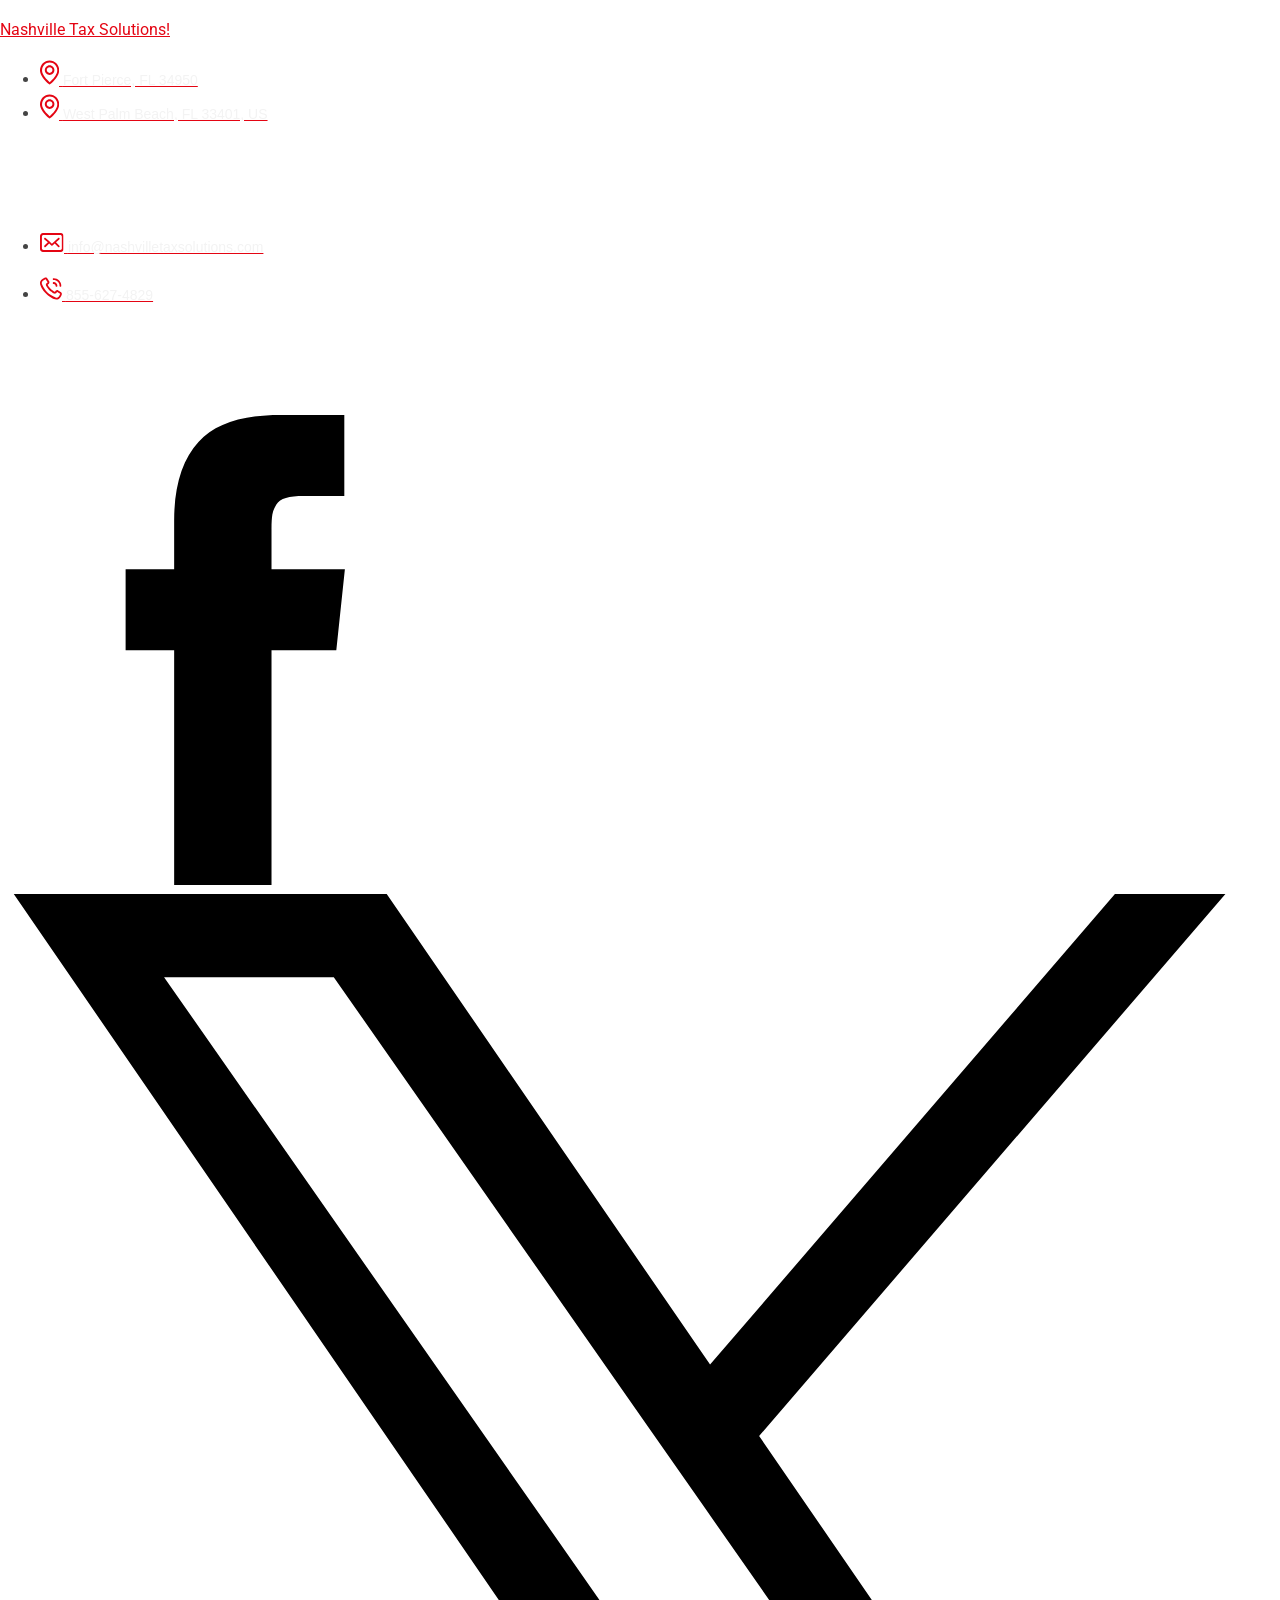
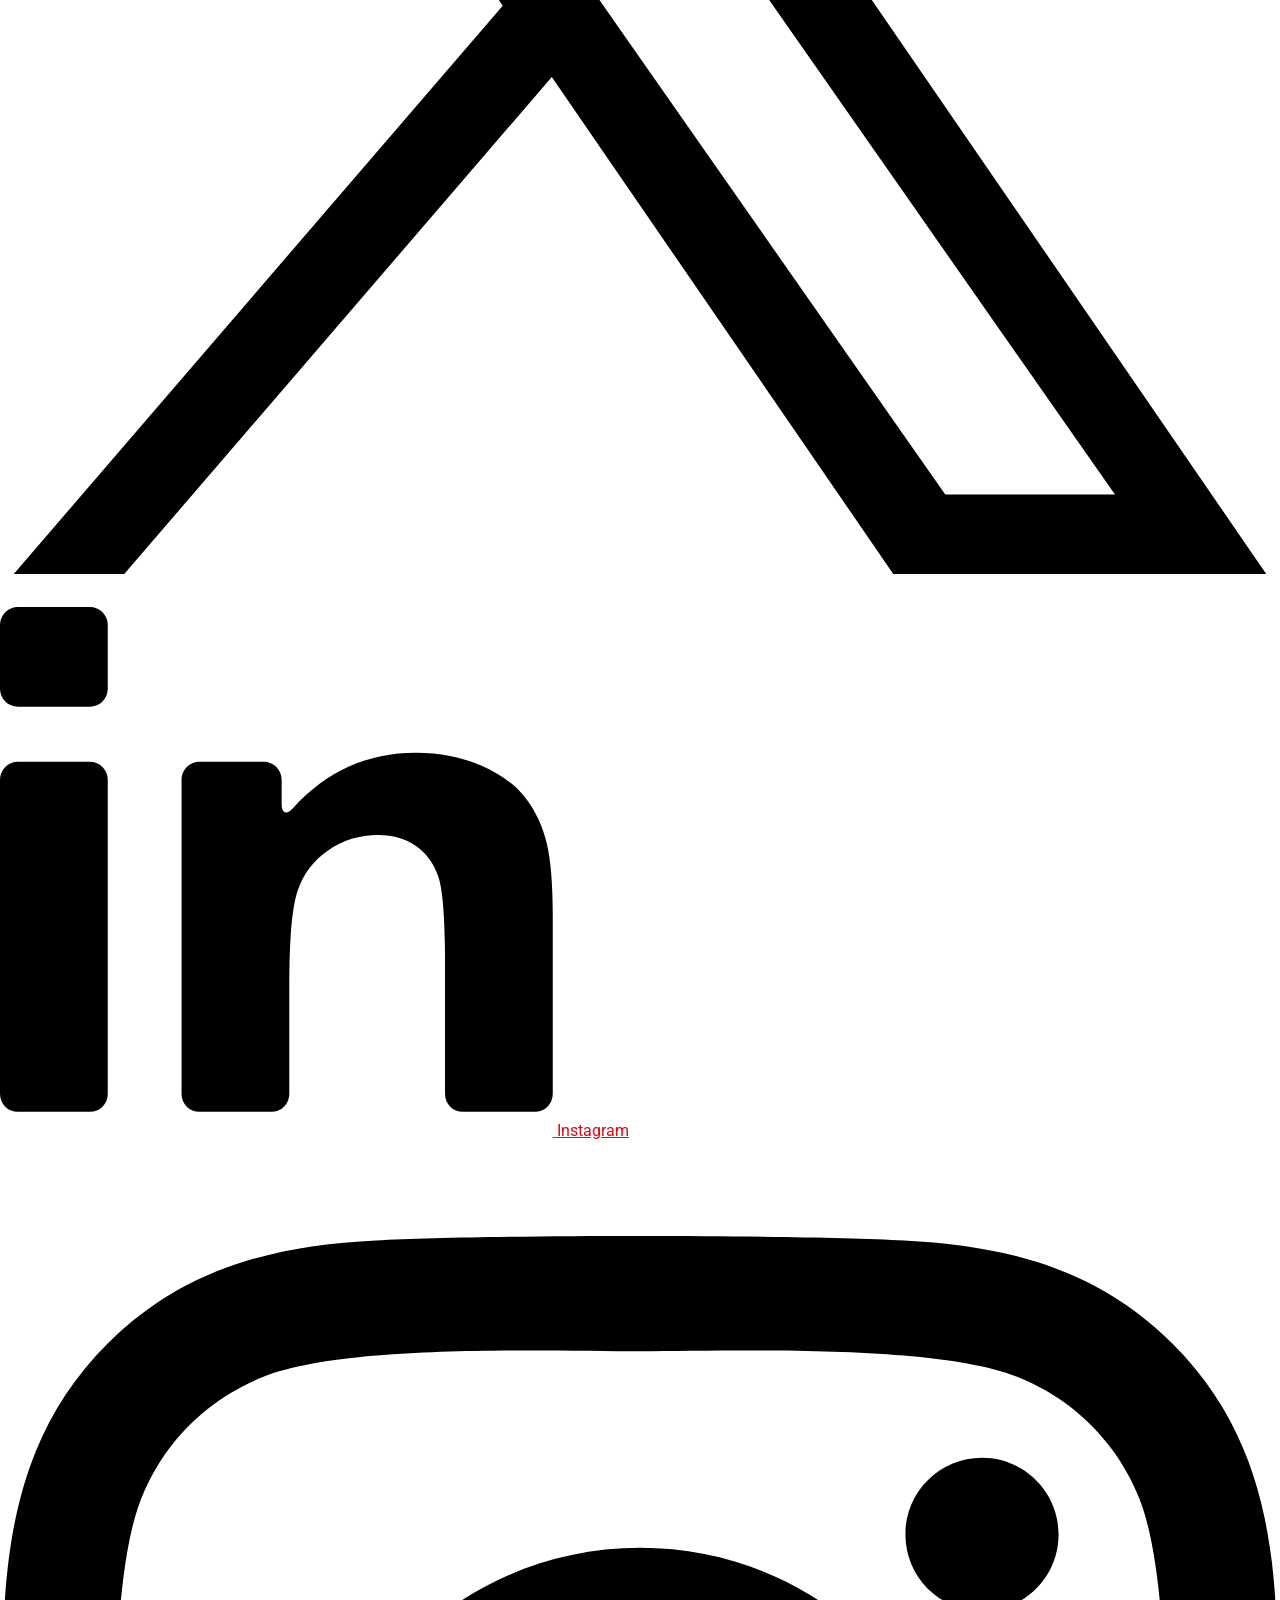
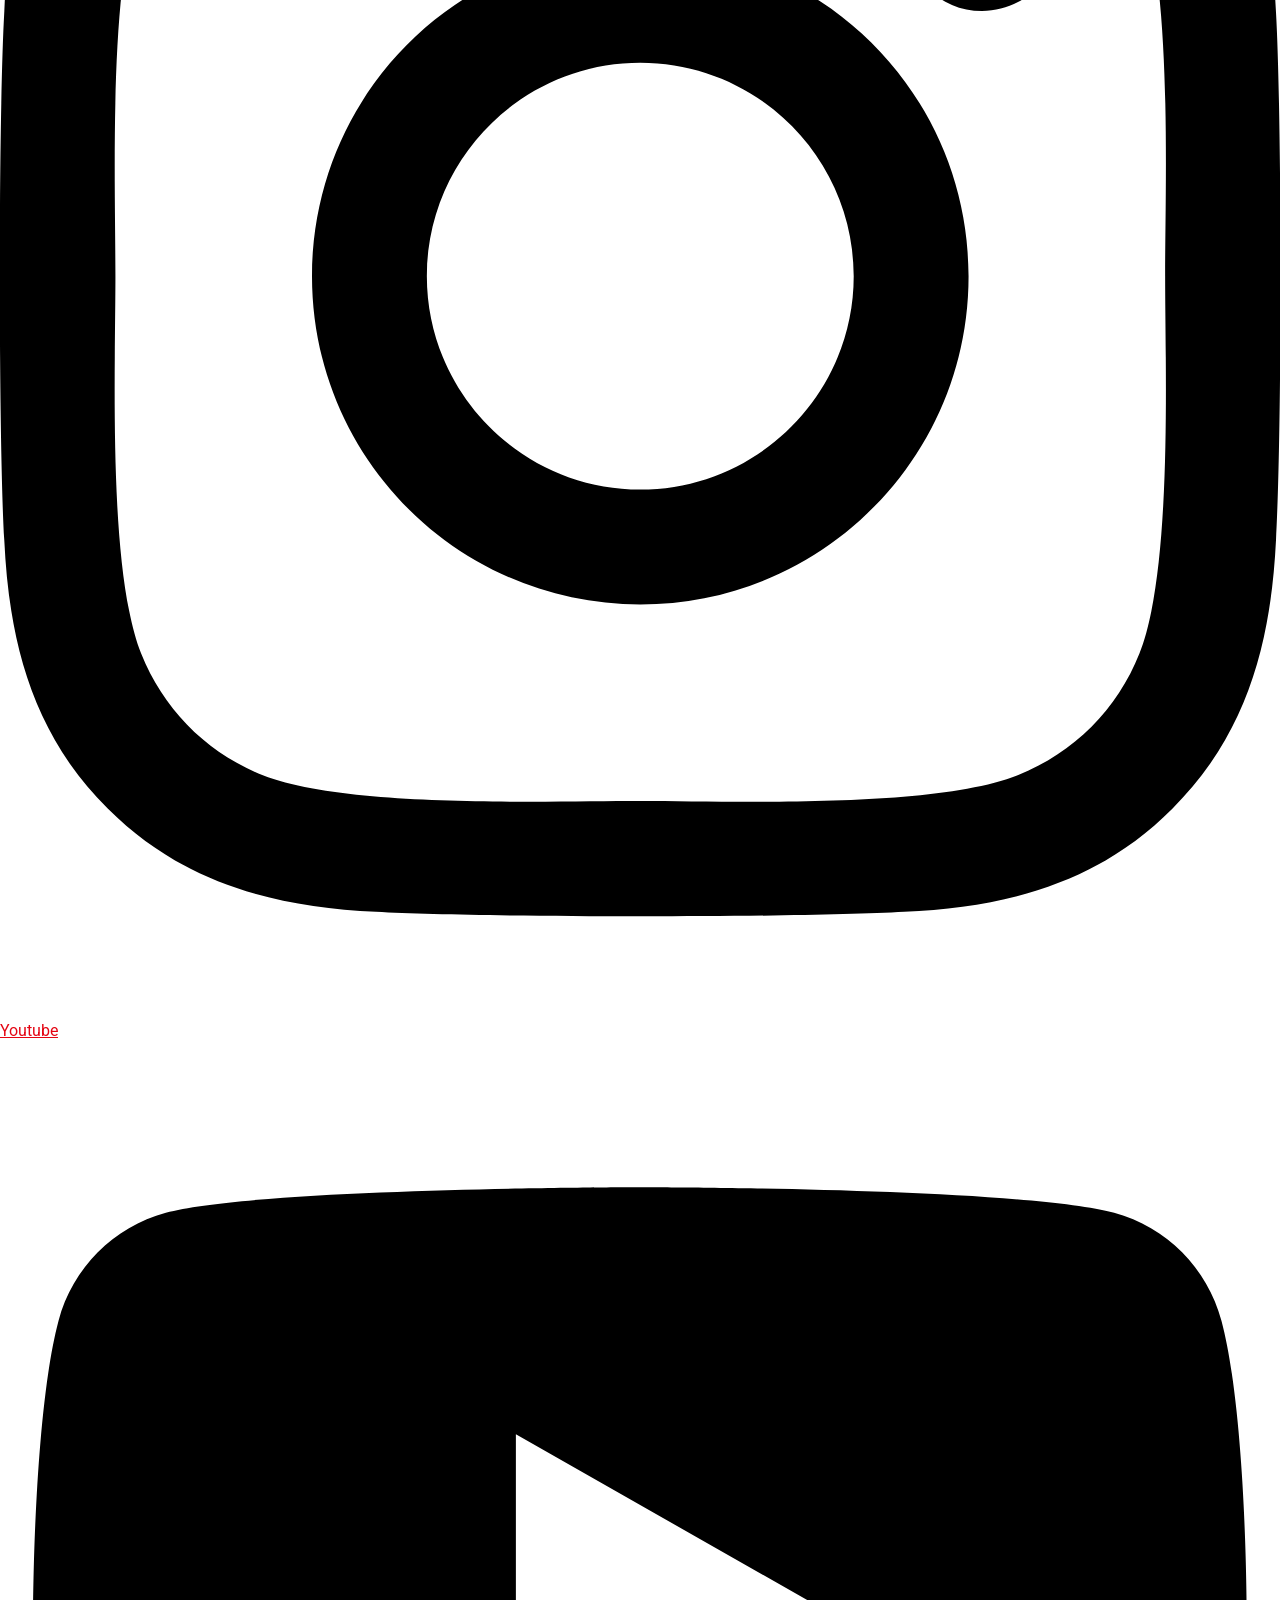
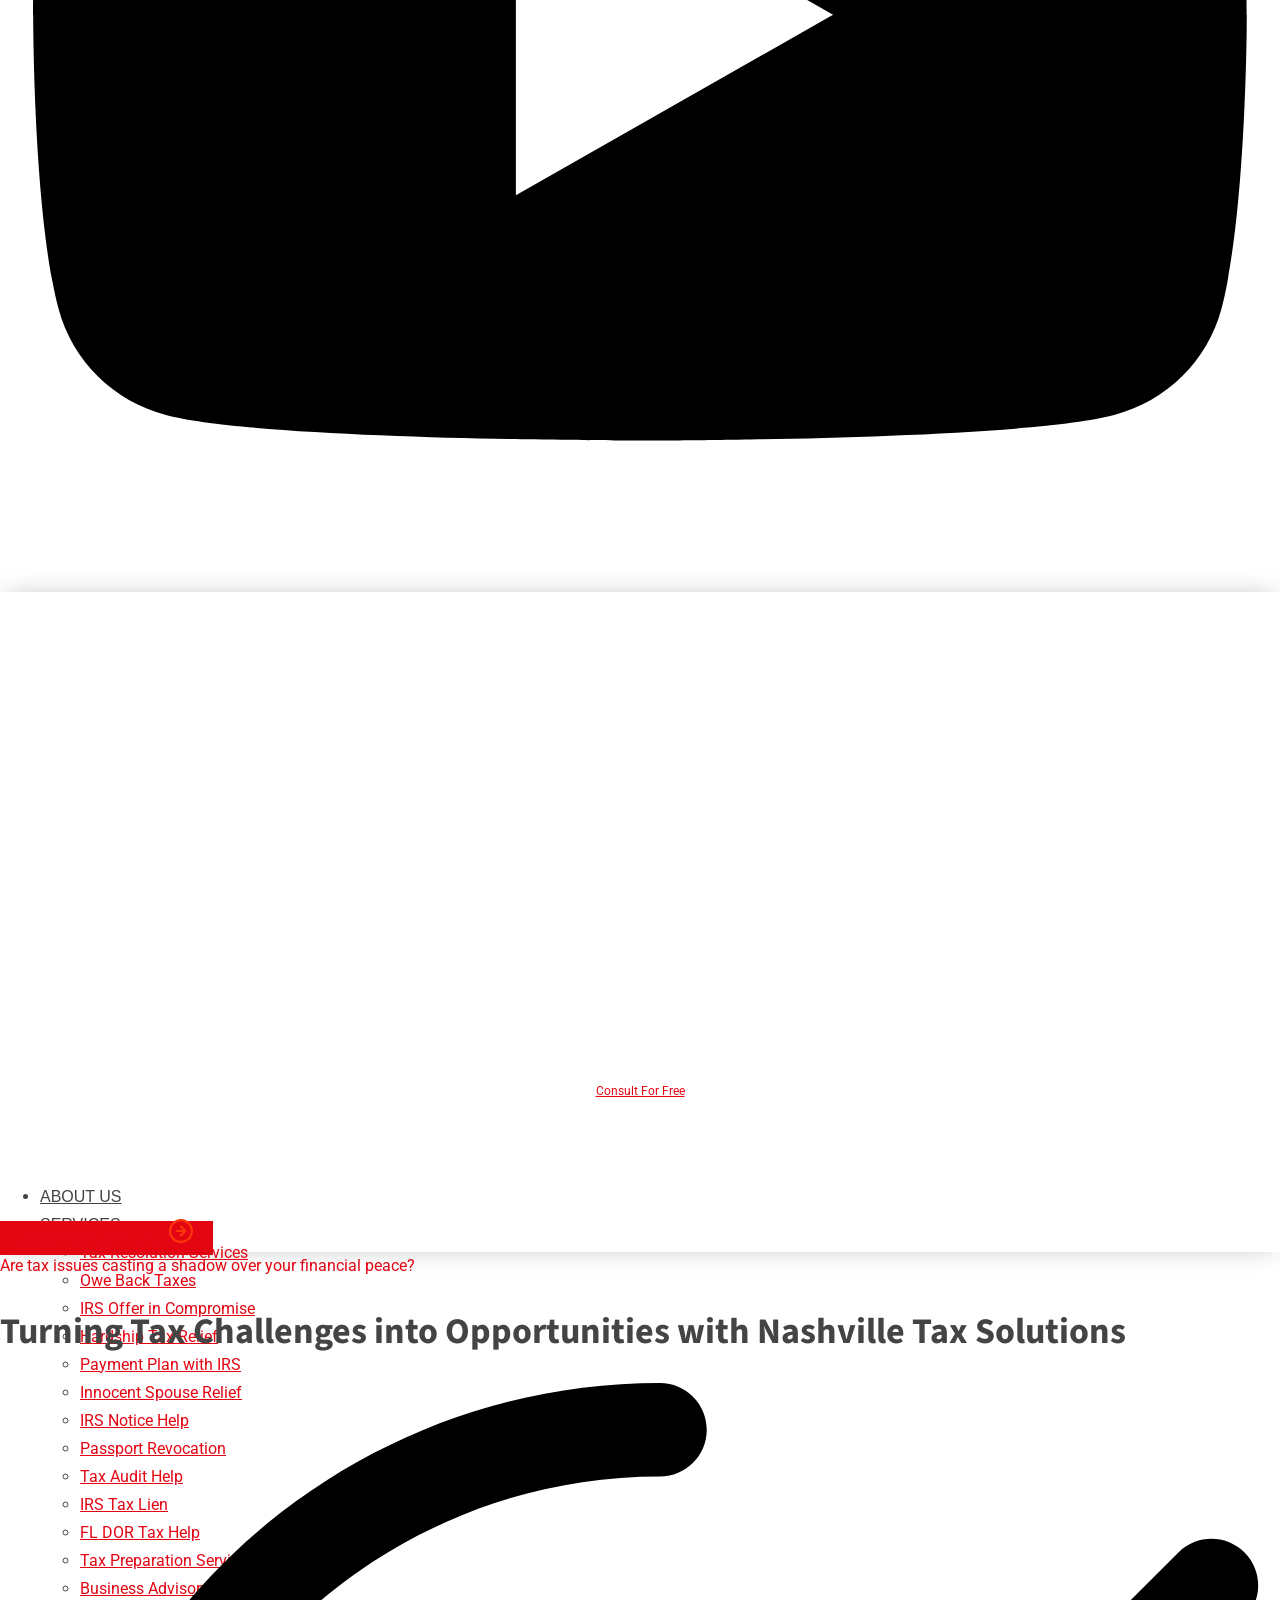
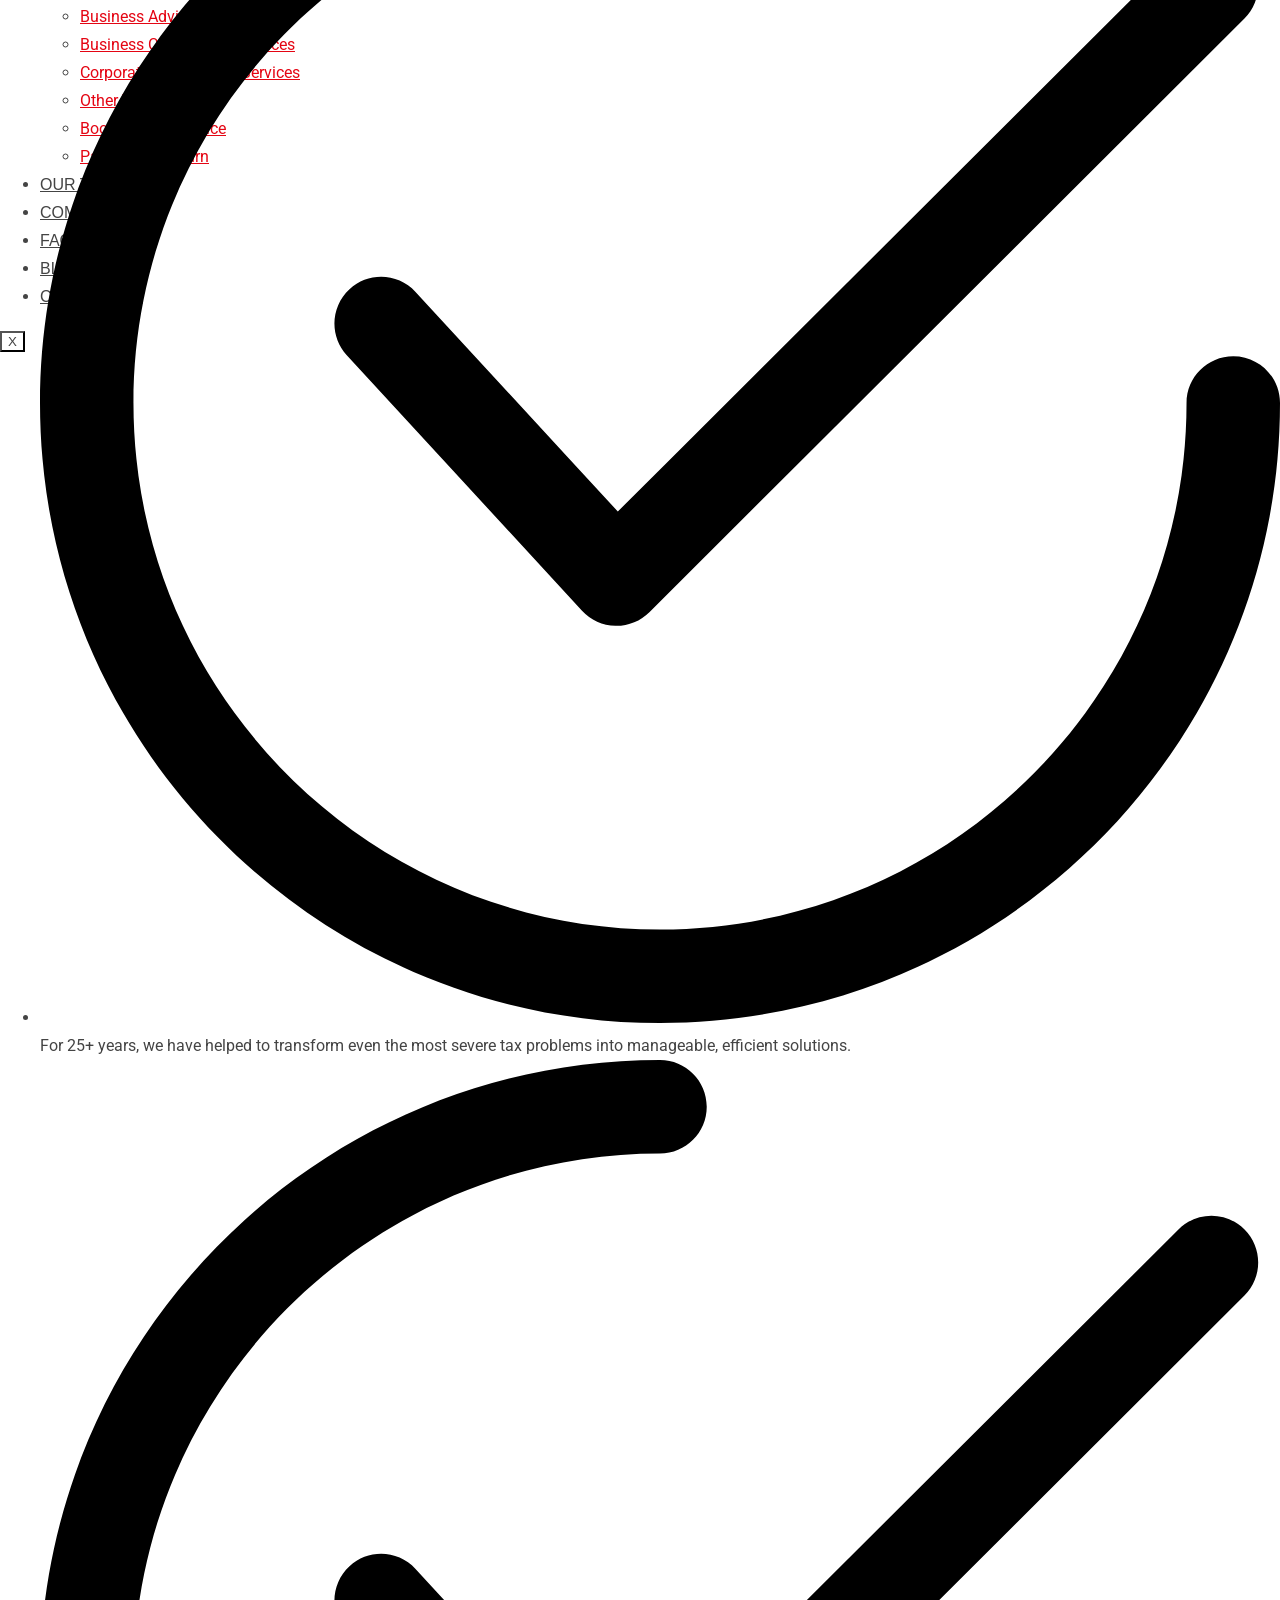
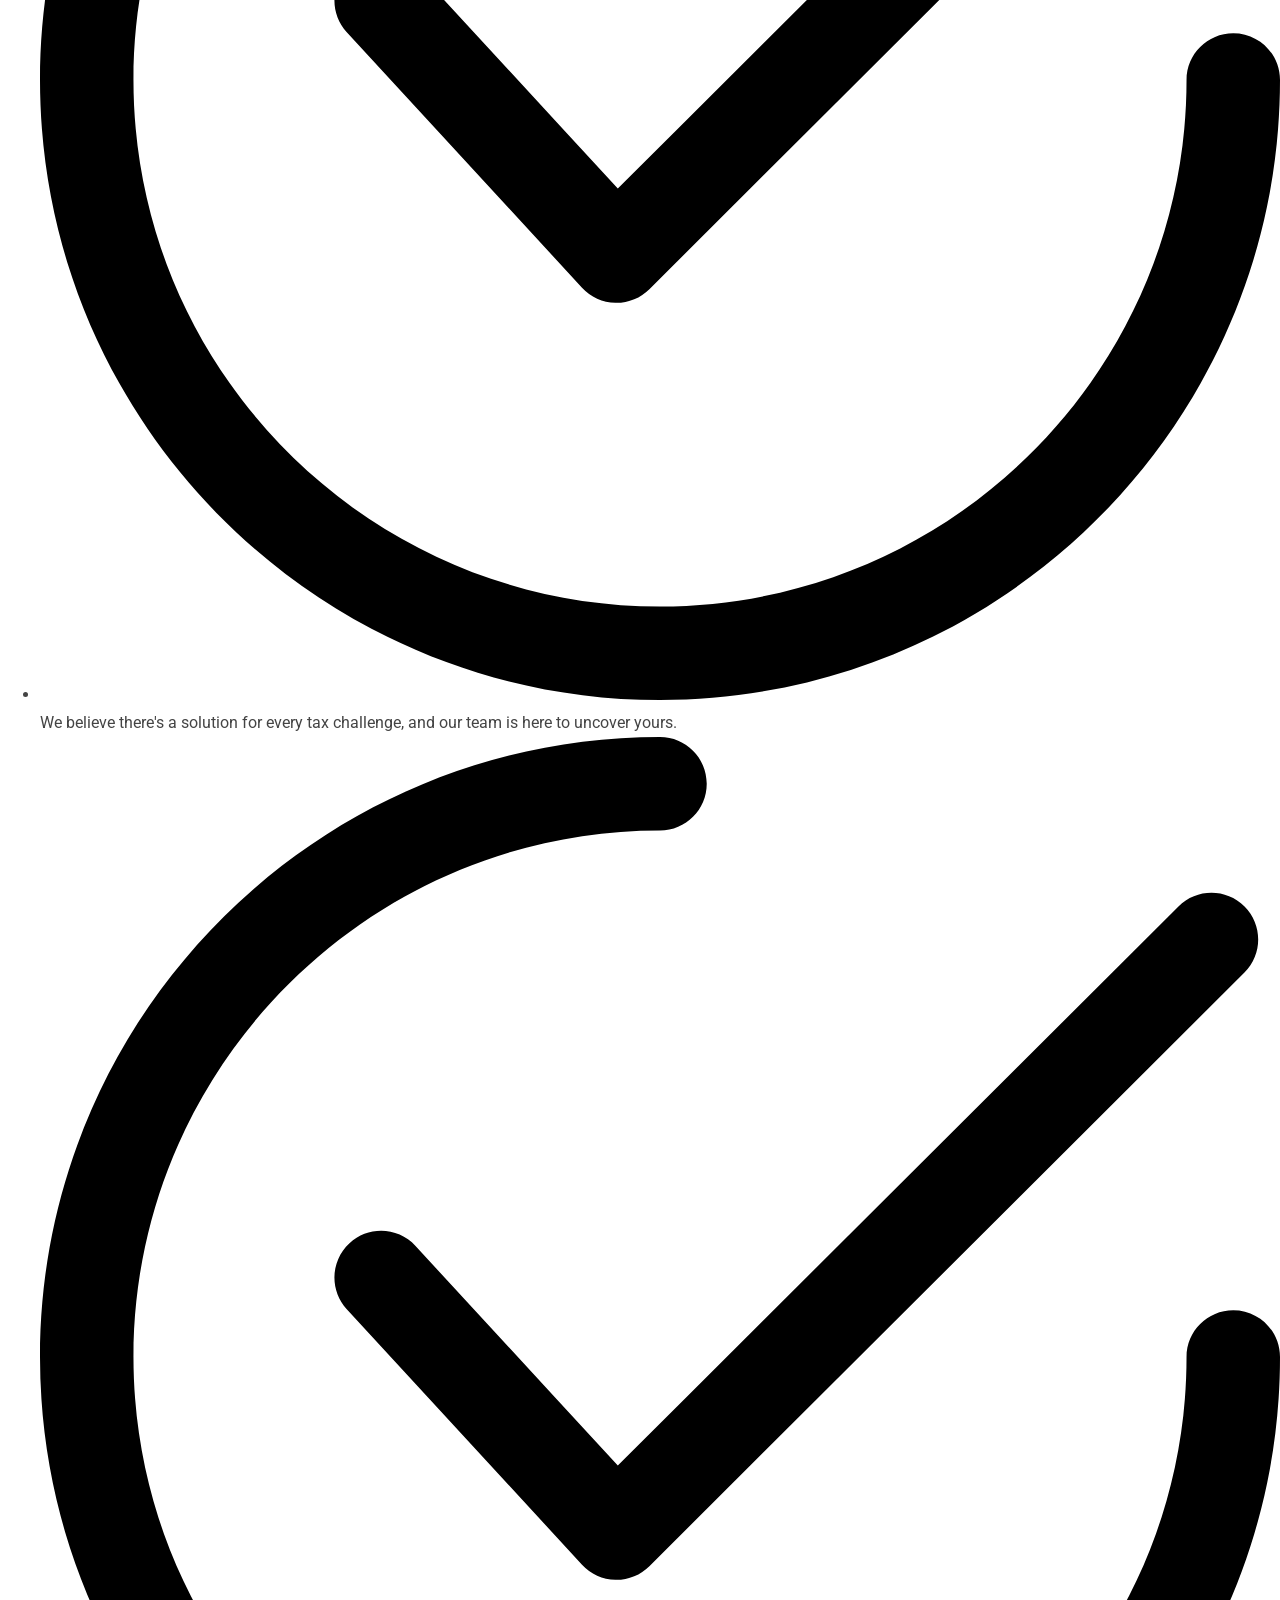
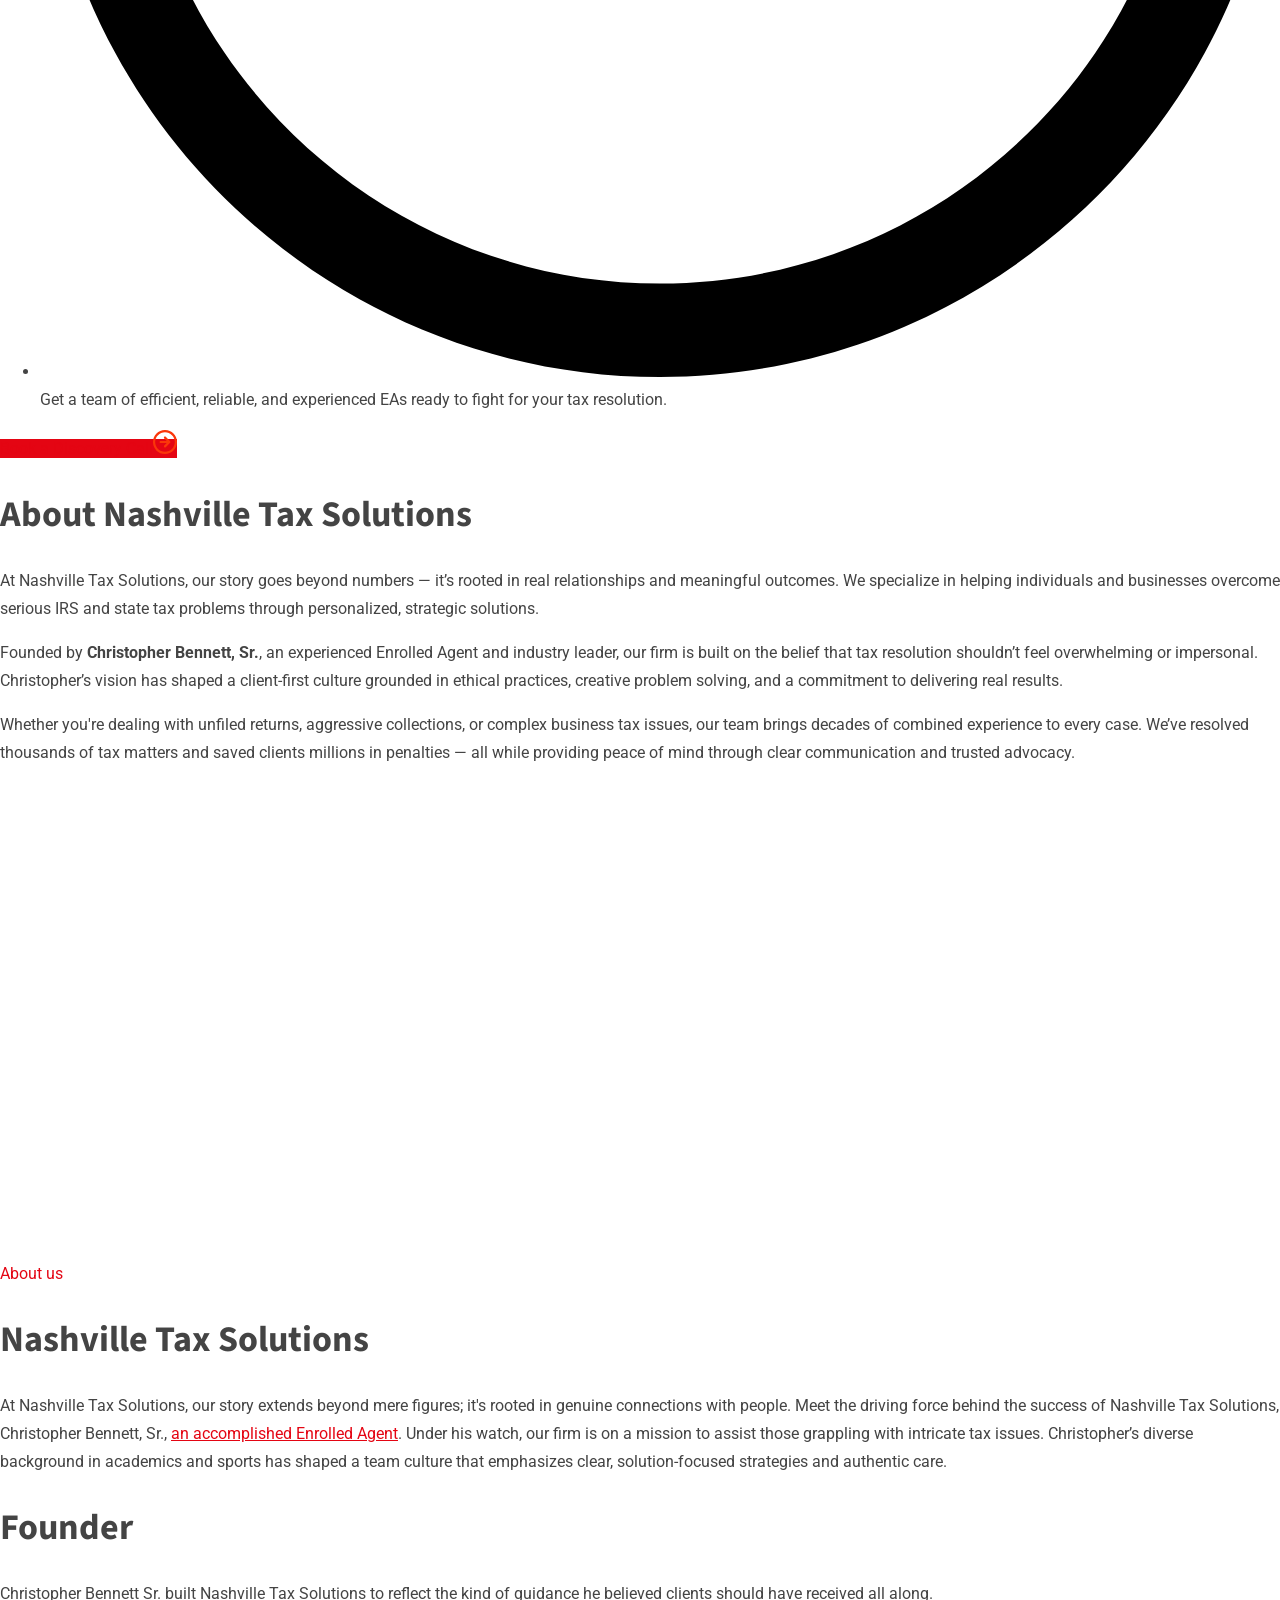
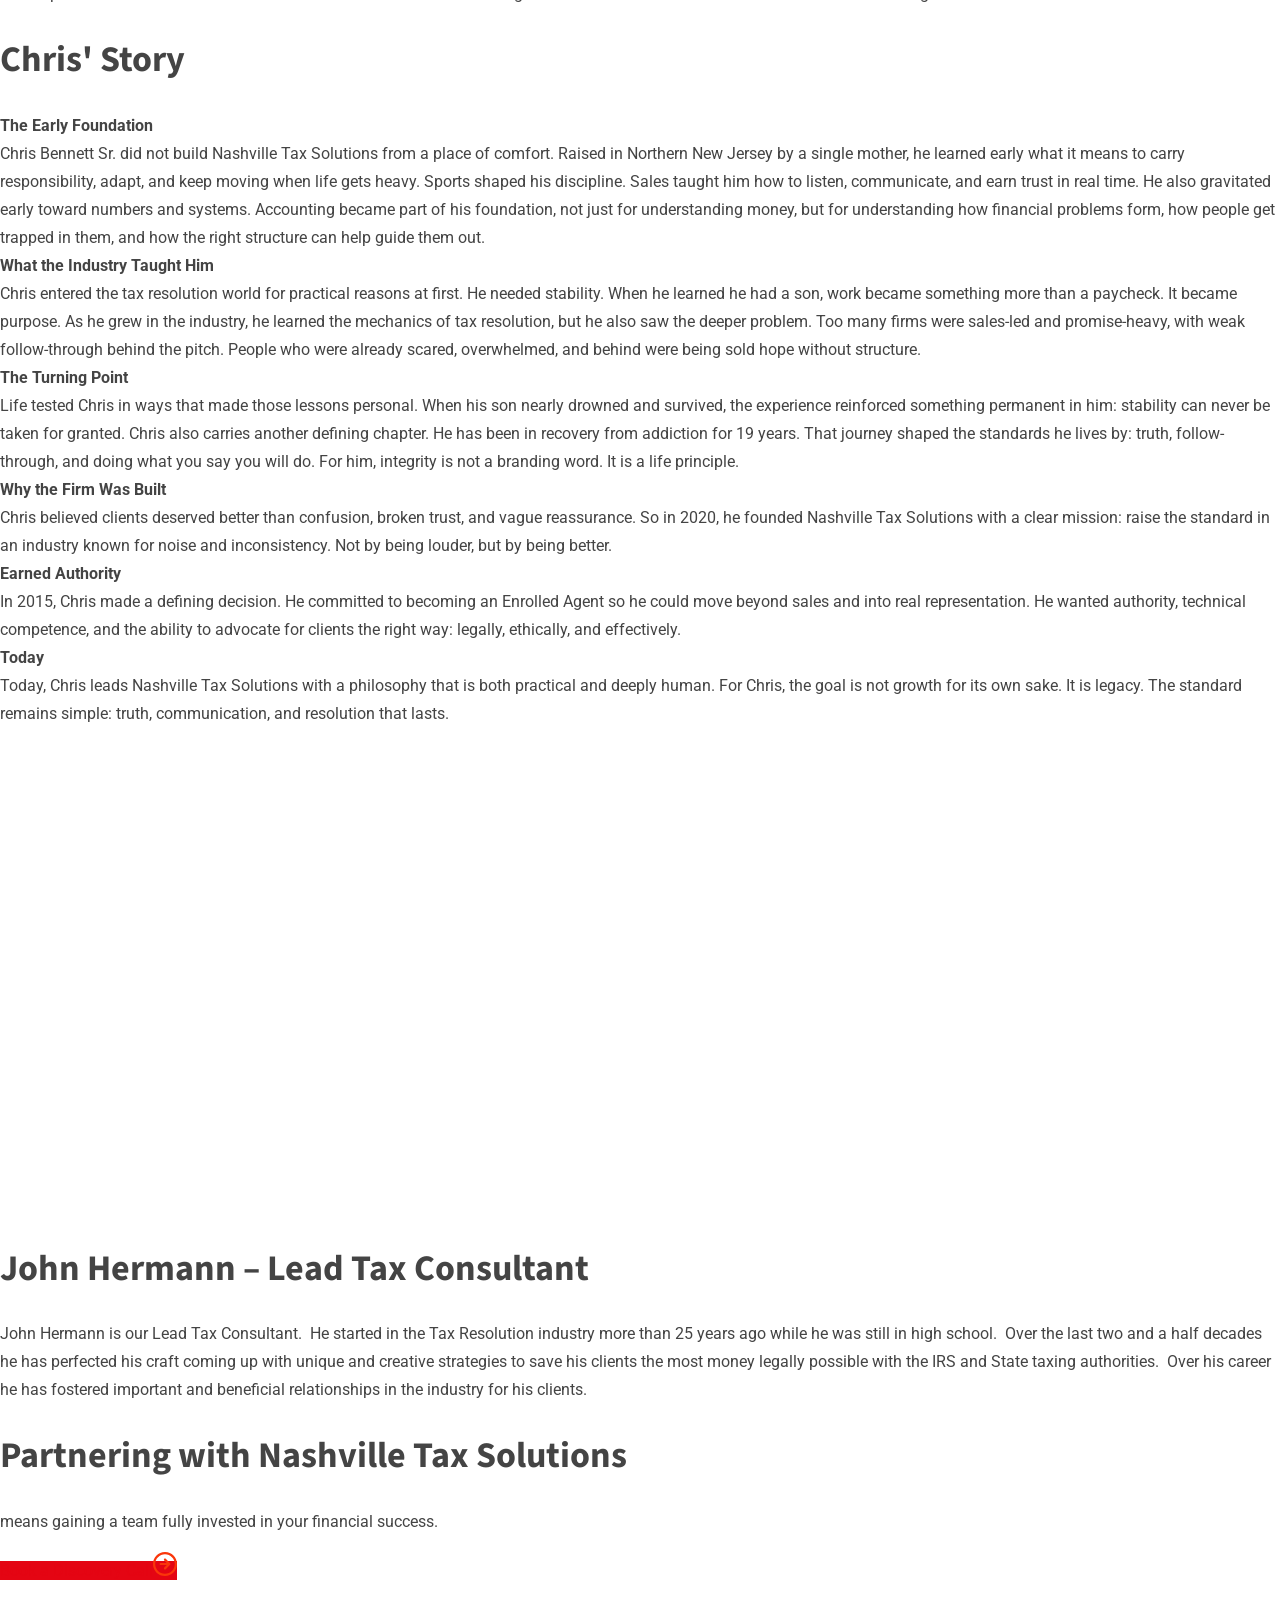
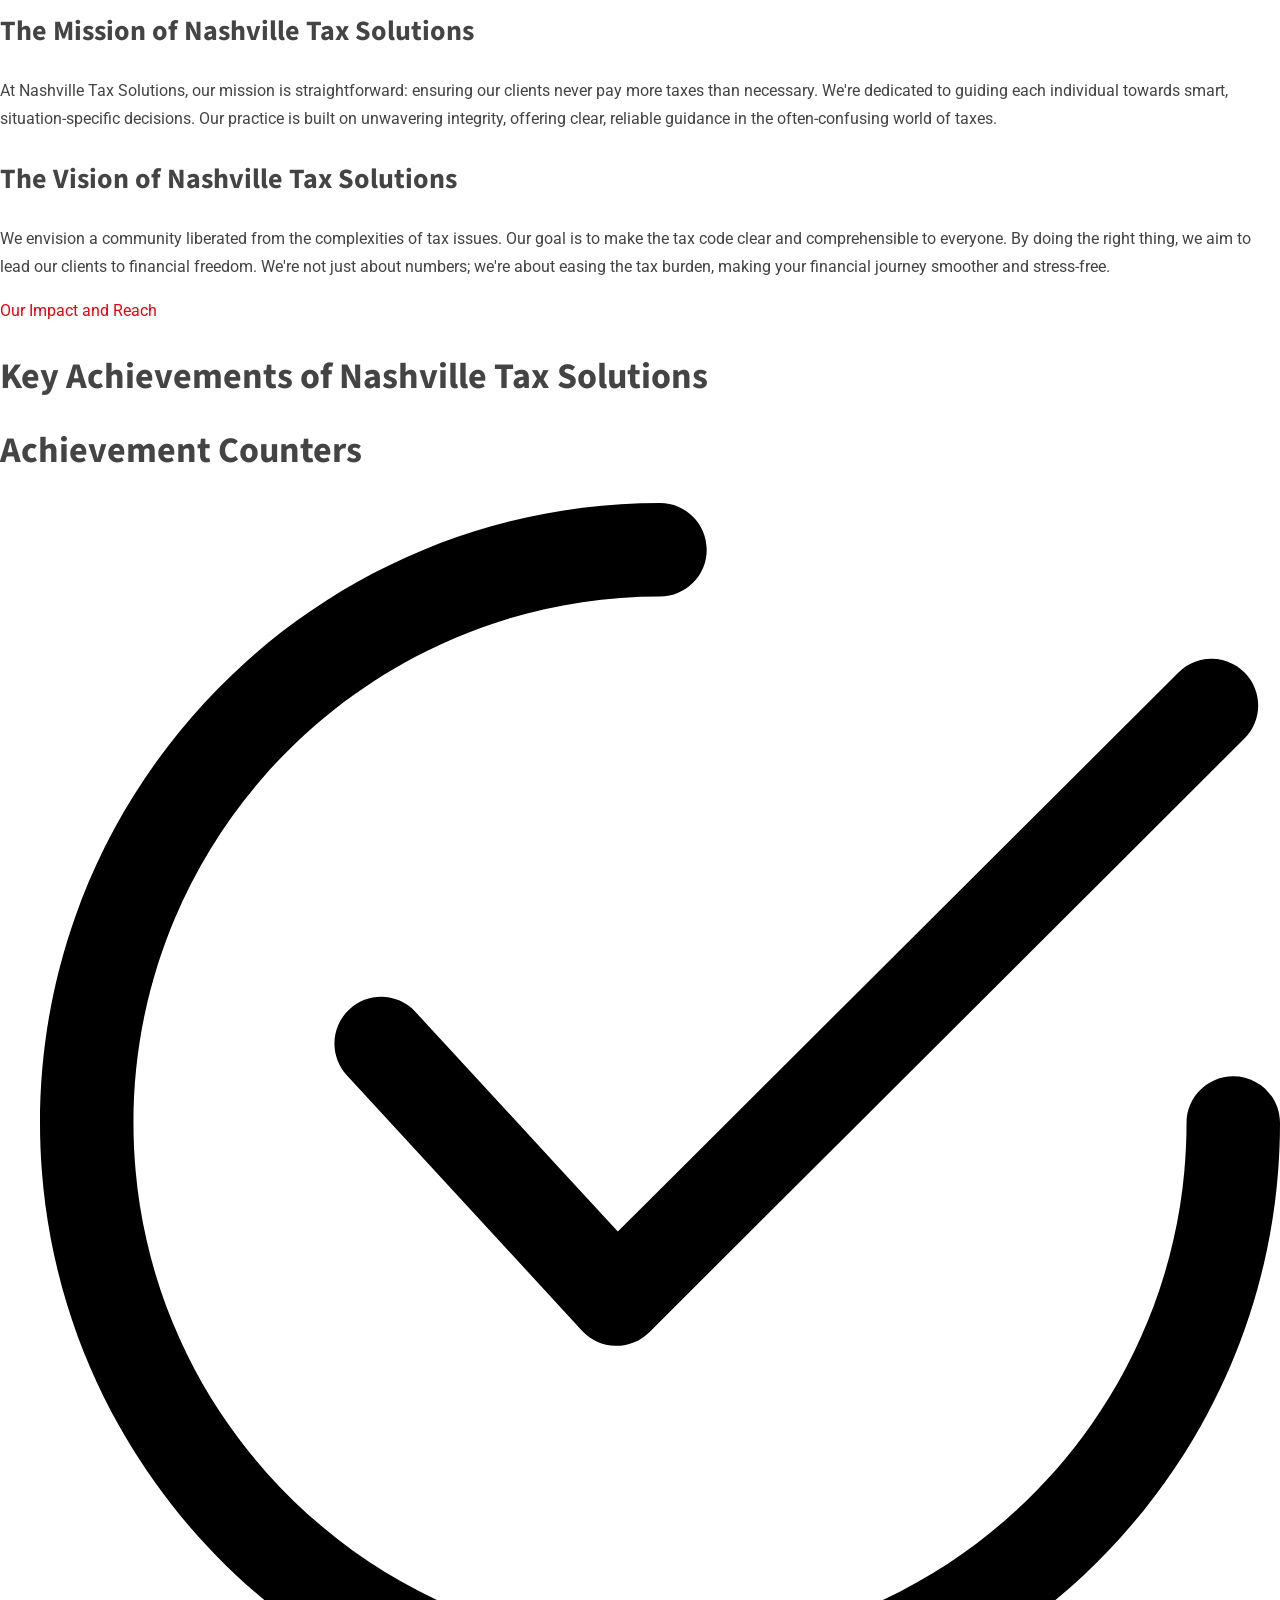
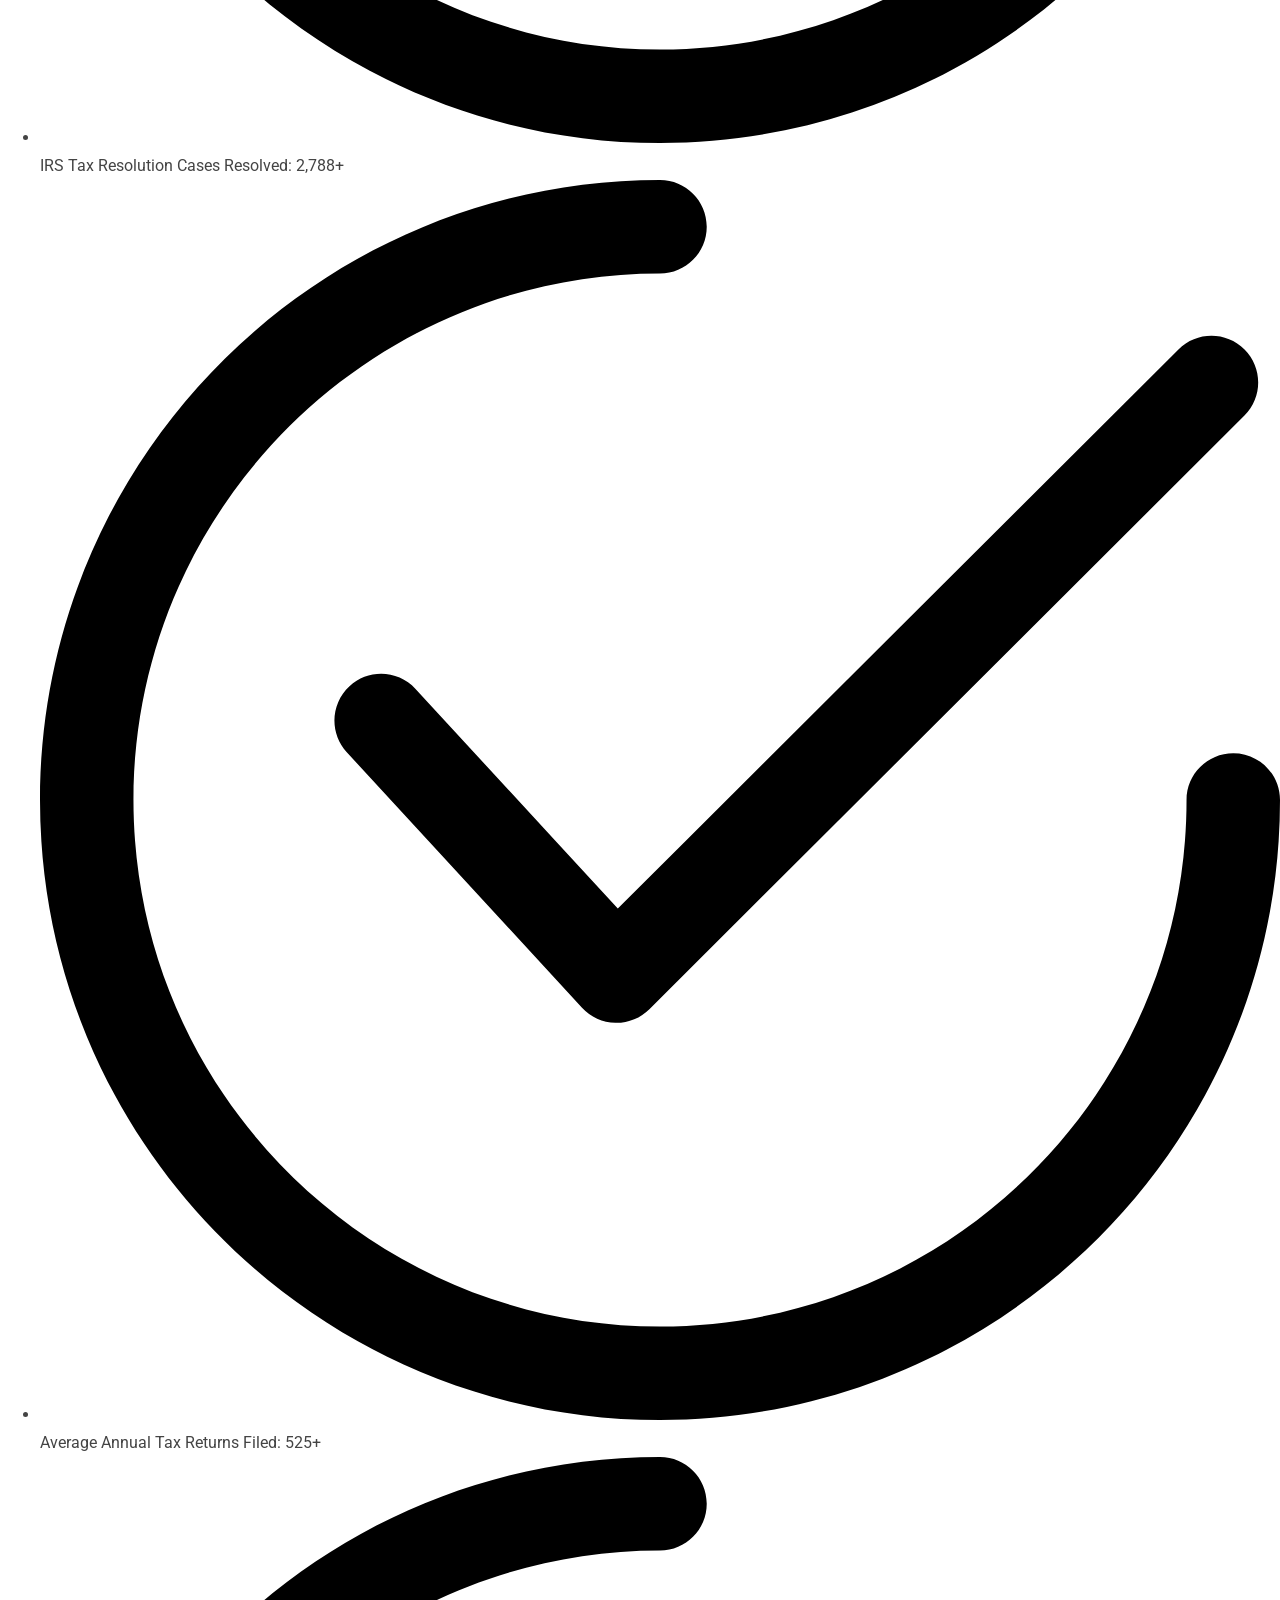
<file: about-us/index.html>
<!DOCTYPE html>

<html lang="en-US">
<head>
<meta charset="utf-8"/>
<meta content="width=device-width, initial-scale=1" name="viewport"/>
<link href="http://gmpg.org/xfn/11" rel="profile"/>
<link href="https://nashvilletaxsolutions.com/xmlrpc.php" rel="pingback"/>
<meta content="index, follow, max-image-preview:large, max-snippet:-1, max-video-preview:-1" name="robots"/>
<noscript><style>#preloader{display:none;}</style></noscript>
<!-- This site is optimized with the Yoast SEO plugin v28.6 - https://yoast.com/product/yoast-seo-wordpress/ -->
<title>About - Nashville Tax</title>
<meta content="For 25+ years, we have helped to transform even the most severe tax problems into manageable, efficient solutions." name="description"/>
<link href="https://nashvilletaxsolutions.com/about-us/" rel="canonical"/>
<meta content="en_US" property="og:locale"/>
<meta content="article" property="og:type"/>
<meta content="About - Nashville Tax" property="og:title"/>
<meta content="For 25+ years, we have helped to transform even the most severe tax problems into manageable, efficient solutions." property="og:description"/>
<meta content="https://nashvilletaxsolutions.com/about-us/" property="og:url"/>
<meta content="Nashville Tax Solutions!" property="og:site_name"/>
<meta content="https://www.facebook.com/nashvilletaxsolutions/" property="article:publisher"/>
<meta content="2026-06-27T02:17:06+00:00" property="article:modified_time"/>
<meta content="https://nashvilletaxsolutions.com/wp-content/uploads/2026/03/Christopher-bennett.webp" property="og:image"/>
<meta content="1094" property="og:image:width"/>
<meta content="967" property="og:image:height"/>
<meta content="image/webp" property="og:image:type"/>
<meta content="summary_large_image" name="twitter:card"/>
<meta content="@nashvilletaxsol" name="twitter:site"/>
<meta content="Est. reading time" name="twitter:label1"/>
<meta content="4 minutes" name="twitter:data1"/>
<script class="yoast-schema-graph" type="application/ld+json">{"@context":"https:\/\/schema.org","@graph":[{"@type":"WebPage","@id":"https:\/\/nashvilletaxsolutions.com\/about-us\/","url":"https:\/\/nashvilletaxsolutions.com\/about-us\/","name":"About - Nashville Tax","isPartOf":{"@id":"https:\/\/nashvilletaxsolutions.com\/#website"},"primaryImageOfPage":{"@id":"https:\/\/nashvilletaxsolutions.com\/about-us\/#primaryimage"},"image":{"@id":"https:\/\/nashvilletaxsolutions.com\/about-us\/#primaryimage"},"thumbnailUrl":"https:\/\/nashvilletaxsolutions.com\/wp-content\/uploads\/2026\/03\/Christopher-bennett-1024x905.webp","datePublished":"2024-01-25T13:23:10+00:00","dateModified":"2026-06-27T02:17:06+00:00","description":"For 25+ years, we have helped to transform even the most severe tax problems into manageable, efficient solutions.","breadcrumb":{"@id":"https:\/\/nashvilletaxsolutions.com\/about-us\/#breadcrumb"},"inLanguage":"en-US","potentialAction":[{"@type":"ReadAction","target":["https:\/\/nashvilletaxsolutions.com\/about-us\/"]}]},{"@type":"ImageObject","inLanguage":"en-US","@id":"https:\/\/nashvilletaxsolutions.com\/about-us\/#primaryimage","url":"https:\/\/nashvilletaxsolutions.com\/wp-content\/uploads\/2026\/03\/Christopher-bennett.webp","contentUrl":"https:\/\/nashvilletaxsolutions.com\/wp-content\/uploads\/2026\/03\/Christopher-bennett.webp","width":1094,"height":967},{"@type":"BreadcrumbList","@id":"https:\/\/nashvilletaxsolutions.com\/about-us\/#breadcrumb","itemListElement":[{"@type":"ListItem","position":1,"name":"Home","item":"https:\/\/nashvilletaxsolutions.com\/"},{"@type":"ListItem","position":2,"name":"About Us"}]},{"@type":"WebSite","@id":"https:\/\/nashvilletaxsolutions.com\/#website","url":"https:\/\/nashvilletaxsolutions.com\/","name":"Nashville Tax Solutions!","description":"Every Tax Problem has an Answer","publisher":{"@id":"https:\/\/nashvilletaxsolutions.com\/#organization"},"potentialAction":[{"@type":"SearchAction","target":{"@type":"EntryPoint","urlTemplate":"https:\/\/nashvilletaxsolutions.com\/?s={search_term_string}"},"query-input":{"@type":"PropertyValueSpecification","valueRequired":true,"valueName":"search_term_string"}}],"inLanguage":"en-US"},{"@type":"Organization","@id":"https:\/\/nashvilletaxsolutions.com\/#organization","name":"Nashville Tax Solutions!","url":"https:\/\/nashvilletaxsolutions.com\/","logo":{"@type":"ImageObject","inLanguage":"en-US","@id":"https:\/\/nashvilletaxsolutions.com\/#\/schema\/logo\/image\/","url":"https:\/\/nashvilletaxsolutions.com\/wp-content\/uploads\/2024\/01\/rsw_1280h_861.png","contentUrl":"https:\/\/nashvilletaxsolutions.com\/wp-content\/uploads\/2024\/01\/rsw_1280h_861.png","width":1280,"height":861,"caption":"Nashville Tax Solutions!"},"image":{"@id":"https:\/\/nashvilletaxsolutions.com\/#\/schema\/logo\/image\/"},"sameAs":["https:\/\/www.facebook.com\/nashvilletaxsolutions\/","https:\/\/x.com\/nashvilletaxsol"]}]}</script>
<!-- / Yoast SEO plugin. -->
<link href="//fonts.googleapis.com" rel="dns-prefetch"/>
<link href="https://nashvilletaxsolutions.com/feed/" rel="alternate" title="Nashville Tax Solutions! » Feed" type="application/rss+xml"/>
<link href="https://nashvilletaxsolutions.com/comments/feed/" rel="alternate" title="Nashville Tax Solutions! » Comments Feed" type="application/rss+xml"/>
<link href="https://nashvilletaxsolutions.com/wp-json/oembed/1.0/embed?url=https%3A%2F%2Fnashvilletaxsolutions.com%2Fabout-us%2F" rel="alternate" title="oEmbed (JSON)" type="application/json+oembed"/>
<link href="https://nashvilletaxsolutions.com/wp-json/oembed/1.0/embed?url=https%3A%2F%2Fnashvilletaxsolutions.com%2Fabout-us%2F&amp;format=xml" rel="alternate" title="oEmbed (XML)" type="text/xml+oembed"/>
<style id="wp-img-auto-sizes-contain-inline-css">
img:is([sizes=auto i],[sizes^="auto," i]){contain-intrinsic-size:3000px 1500px}
/*# sourceURL=wp-img-auto-sizes-contain-inline-css */
</style>
<link data-minify="1" href="https://nashvilletaxsolutions.com/wp-content/cache/min/1/wp-content/plugins/header-footer-elementor/inc/widgets-css/frontend.css?ver=1791740495" id="hfe-widgets-style-css" media="all" rel="stylesheet"/>
<style id="wp-emoji-styles-inline-css">

	img.wp-smiley, img.emoji {
		display: inline !important;
		border: none !important;
		box-shadow: none !important;
		height: 1em !important;
		width: 1em !important;
		margin: 0 0.07em !important;
		vertical-align: -0.1em !important;
		background: none !important;
		padding: 0 !important;
	}
/*# sourceURL=wp-emoji-styles-inline-css */
</style>
<style id="classic-theme-styles-inline-css">
/*! This file is auto-generated */
.wp-block-button__link{color:#fff;background-color:#32373c;border-radius:9999px;box-shadow:none;text-decoration:none;padding:calc(.667em + 2px) calc(1.333em + 2px);font-size:1.125em}.wp-block-file__button{background:#32373c;color:#fff;text-decoration:none}
/*# sourceURL=/wp-includes/css/classic-themes.min.css */
</style>
<style id="filebird-block-filebird-gallery-style-inline-css">
ul.filebird-block-filebird-gallery{margin:auto!important;padding:0!important;width:100%}ul.filebird-block-filebird-gallery.layout-grid{display:grid;grid-gap:20px;align-items:stretch;grid-template-columns:repeat(var(--columns),1fr);justify-items:stretch}ul.filebird-block-filebird-gallery.layout-grid li img{border:1px solid #ccc;box-shadow:2px 2px 6px 0 rgba(0,0,0,.3);height:100%;max-width:100%;-o-object-fit:cover;object-fit:cover;width:100%}ul.filebird-block-filebird-gallery.layout-masonry{-moz-column-count:var(--columns);column-count:var(--columns);-moz-column-gap:var(--space);column-gap:var(--space);display:block;overflow:auto}ul.filebird-block-filebird-gallery.layout-masonry li{margin-bottom:var(--space)}ul.filebird-block-filebird-gallery li{list-style:none}ul.filebird-block-filebird-gallery li figure{height:100%;margin:0;padding:0;position:relative;width:100%}ul.filebird-block-filebird-gallery li figure figcaption{background:linear-gradient(0deg,rgba(0,0,0,.7),rgba(0,0,0,.3) 70%,transparent);bottom:0;box-sizing:border-box;color:#fff;font-size:.8em;margin:0;max-height:100%;overflow:auto;padding:3em .77em .7em;position:absolute;text-align:center;width:100%;z-index:2}ul.filebird-block-filebird-gallery li figure figcaption a{color:inherit}

/*# sourceURL=https://nashvilletaxsolutions.com/wp-content/plugins/filebird/blocks/filebird-gallery/build/style-index.css */
</style>
<style id="site-designer-shared-pattern-classes-inline-css">
/* Dark cover/section overlay + on-dark text. */
body .wp-site-blocks .is-style-overlay-dark .wp-block-cover__background { background-color: var(--wp--preset--color--base-3); color: var(--wp--preset--color--contrast-3); }
.wp-block-cover.is-style-overlay-dark .wp-block-cover__background.has-background-dim { opacity: 0.50 !important; }
:is(.wp-block-designsetgo-section, .wp-block-designsetgo-scroll-slides).is-style-overlay-dark { --dsgo-overlay-color: var(--wp--preset--color--base-3); --dsgo-overlay-opacity: 0.50; color: var(--wp--preset--color--contrast-3); }
.dsgo-image-accordion-item.is-style-overlay-dark { --dsgo-overlay-color: var(--wp--preset--color--base-3); }
.wp-block-group.has-background.is-style-overlay-dark { box-shadow: inset 0 0 0 9999px color-mix(in srgb, var(--wp--preset--color--base-3) 50%, transparent); }
body .wp-site-blocks .is-style-overlay-dark, body .wp-site-blocks .is-style-on-dark { --dsgo-text-color: var(--wp--preset--color--contrast-3); color: var(--wp--preset--color--contrast-3) !important; }
body .wp-site-blocks .is-style-overlay-dark :is(h1,h2,h3,h4,h5,h6,p,li,blockquote,cite), body .wp-site-blocks .is-style-on-dark :is(h1,h2,h3,h4,h5,h6,p,li,blockquote,cite) { color: var(--wp--preset--color--contrast-3) !important; }

/* Solid dark section background + light text. */
.is-style-bg-dark { background-color: var(--wp--preset--color--contrast); color: var(--wp--preset--color--base); }
.is-style-bg-dark a { color: var(--wp--preset--color--base); }
/*# sourceURL=site-designer-shared-pattern-classes-inline-css */
</style>
<style id="global-styles-inline-css">
:root{--wp--preset--aspect-ratio--square: 1;--wp--preset--aspect-ratio--4-3: 4/3;--wp--preset--aspect-ratio--3-4: 3/4;--wp--preset--aspect-ratio--3-2: 3/2;--wp--preset--aspect-ratio--2-3: 2/3;--wp--preset--aspect-ratio--16-9: 16/9;--wp--preset--aspect-ratio--9-16: 9/16;--wp--preset--color--black: #000000;--wp--preset--color--cyan-bluish-gray: #abb8c3;--wp--preset--color--white: #ffffff;--wp--preset--color--pale-pink: #f78da7;--wp--preset--color--vivid-red: #cf2e2e;--wp--preset--color--luminous-vivid-orange: #ff6900;--wp--preset--color--luminous-vivid-amber: #fcb900;--wp--preset--color--light-green-cyan: #7bdcb5;--wp--preset--color--vivid-green-cyan: #00d084;--wp--preset--color--pale-cyan-blue: #8ed1fc;--wp--preset--color--vivid-cyan-blue: #0693e3;--wp--preset--color--vivid-purple: #9b51e0;--wp--preset--color--finbuzz-primary: #fa360a;--wp--preset--color--finbuzz-secondary: #ff5e17;--wp--preset--color--finbuzz-button-dark-gray: #111111;--wp--preset--color--finbuzz-button-light-gray: #a5a5a5;--wp--preset--color--finbuzz-button-white: #ffffff;--wp--preset--gradient--vivid-cyan-blue-to-vivid-purple: linear-gradient(135deg,rgb(6,147,227) 0%,rgb(155,81,224) 100%);--wp--preset--gradient--light-green-cyan-to-vivid-green-cyan: linear-gradient(135deg,rgb(122,220,180) 0%,rgb(0,208,130) 100%);--wp--preset--gradient--luminous-vivid-amber-to-luminous-vivid-orange: linear-gradient(135deg,rgb(252,185,0) 0%,rgb(255,105,0) 100%);--wp--preset--gradient--luminous-vivid-orange-to-vivid-red: linear-gradient(135deg,rgb(255,105,0) 0%,rgb(207,46,46) 100%);--wp--preset--gradient--very-light-gray-to-cyan-bluish-gray: linear-gradient(135deg,rgb(238,238,238) 0%,rgb(169,184,195) 100%);--wp--preset--gradient--cool-to-warm-spectrum: linear-gradient(135deg,rgb(74,234,220) 0%,rgb(151,120,209) 20%,rgb(207,42,186) 40%,rgb(238,44,130) 60%,rgb(251,105,98) 80%,rgb(254,248,76) 100%);--wp--preset--gradient--blush-light-purple: linear-gradient(135deg,rgb(255,206,236) 0%,rgb(152,150,240) 100%);--wp--preset--gradient--blush-bordeaux: linear-gradient(135deg,rgb(254,205,165) 0%,rgb(254,45,45) 50%,rgb(107,0,62) 100%);--wp--preset--gradient--luminous-dusk: linear-gradient(135deg,rgb(255,203,112) 0%,rgb(199,81,192) 50%,rgb(65,88,208) 100%);--wp--preset--gradient--pale-ocean: linear-gradient(135deg,rgb(255,245,203) 0%,rgb(182,227,212) 50%,rgb(51,167,181) 100%);--wp--preset--gradient--electric-grass: linear-gradient(135deg,rgb(202,248,128) 0%,rgb(113,206,126) 100%);--wp--preset--gradient--midnight: linear-gradient(135deg,rgb(2,3,129) 0%,rgb(40,116,252) 100%);--wp--preset--gradient--finbuzz-gradient-color: linear-gradient(to right,#ff5e17,#fa360a);--wp--preset--font-size--small: 12px;--wp--preset--font-size--medium: 20px;--wp--preset--font-size--large: 36px;--wp--preset--font-size--x-large: 42px;--wp--preset--font-size--normal: 16px;--wp--preset--font-size--huge: 50px;--wp--preset--spacing--20: 0.44rem;--wp--preset--spacing--30: 0.67rem;--wp--preset--spacing--40: 1rem;--wp--preset--spacing--50: 1.5rem;--wp--preset--spacing--60: 2.25rem;--wp--preset--spacing--70: 3.38rem;--wp--preset--spacing--80: 5.06rem;--wp--preset--shadow--natural: 6px 6px 9px rgba(0, 0, 0, 0.2);--wp--preset--shadow--deep: 12px 12px 50px rgba(0, 0, 0, 0.4);--wp--preset--shadow--sharp: 6px 6px 0px rgba(0, 0, 0, 0.2);--wp--preset--shadow--outlined: 6px 6px 0px -3px rgb(255, 255, 255), 6px 6px rgb(0, 0, 0);--wp--preset--shadow--crisp: 6px 6px 0px rgb(0, 0, 0);}.wp-block-button{--wp--preset--dimension--25: 25%;--wp--preset--dimension--50: 50%;--wp--preset--dimension--75: 75%;--wp--preset--dimension--100: 100%;}:where(body) { margin: 0; }:where(.is-layout-flex){gap: 0.5em;}:where(.is-layout-grid){gap: 0.5em;}body .is-layout-flex{display: flex;}.is-layout-flex{flex-wrap: wrap;align-items: center;}.is-layout-flex > :is(*, div){margin: 0;}body .is-layout-grid{display: grid;}.is-layout-grid > :is(*, div){margin: 0;}body{padding-top: 0px;padding-right: 0px;padding-bottom: 0px;padding-left: 0px;}:root :where(.wp-element-button, .wp-block-button__link){background-color: #32373c;border-width: 0;color: #fff;font-family: inherit;font-size: inherit;font-style: inherit;font-weight: inherit;letter-spacing: inherit;line-height: inherit;padding-top: calc(0.667em + 2px);padding-right: calc(1.333em + 2px);padding-bottom: calc(0.667em + 2px);padding-left: calc(1.333em + 2px);text-decoration: none;text-transform: inherit;}.has-black-color{color: var(--wp--preset--color--black) !important;}.has-cyan-bluish-gray-color{color: var(--wp--preset--color--cyan-bluish-gray) !important;}.has-white-color{color: var(--wp--preset--color--white) !important;}.has-pale-pink-color{color: var(--wp--preset--color--pale-pink) !important;}.has-vivid-red-color{color: var(--wp--preset--color--vivid-red) !important;}.has-luminous-vivid-orange-color{color: var(--wp--preset--color--luminous-vivid-orange) !important;}.has-luminous-vivid-amber-color{color: var(--wp--preset--color--luminous-vivid-amber) !important;}.has-light-green-cyan-color{color: var(--wp--preset--color--light-green-cyan) !important;}.has-vivid-green-cyan-color{color: var(--wp--preset--color--vivid-green-cyan) !important;}.has-pale-cyan-blue-color{color: var(--wp--preset--color--pale-cyan-blue) !important;}.has-vivid-cyan-blue-color{color: var(--wp--preset--color--vivid-cyan-blue) !important;}.has-vivid-purple-color{color: var(--wp--preset--color--vivid-purple) !important;}.has-finbuzz-primary-color{color: var(--wp--preset--color--finbuzz-primary) !important;}.has-finbuzz-secondary-color{color: var(--wp--preset--color--finbuzz-secondary) !important;}.has-finbuzz-button-dark-gray-color{color: var(--wp--preset--color--finbuzz-button-dark-gray) !important;}.has-finbuzz-button-light-gray-color{color: var(--wp--preset--color--finbuzz-button-light-gray) !important;}.has-finbuzz-button-white-color{color: var(--wp--preset--color--finbuzz-button-white) !important;}.has-black-background-color{background-color: var(--wp--preset--color--black) !important;}.has-cyan-bluish-gray-background-color{background-color: var(--wp--preset--color--cyan-bluish-gray) !important;}.has-white-background-color{background-color: var(--wp--preset--color--white) !important;}.has-pale-pink-background-color{background-color: var(--wp--preset--color--pale-pink) !important;}.has-vivid-red-background-color{background-color: var(--wp--preset--color--vivid-red) !important;}.has-luminous-vivid-orange-background-color{background-color: var(--wp--preset--color--luminous-vivid-orange) !important;}.has-luminous-vivid-amber-background-color{background-color: var(--wp--preset--color--luminous-vivid-amber) !important;}.has-light-green-cyan-background-color{background-color: var(--wp--preset--color--light-green-cyan) !important;}.has-vivid-green-cyan-background-color{background-color: var(--wp--preset--color--vivid-green-cyan) !important;}.has-pale-cyan-blue-background-color{background-color: var(--wp--preset--color--pale-cyan-blue) !important;}.has-vivid-cyan-blue-background-color{background-color: var(--wp--preset--color--vivid-cyan-blue) !important;}.has-vivid-purple-background-color{background-color: var(--wp--preset--color--vivid-purple) !important;}.has-finbuzz-primary-background-color{background-color: var(--wp--preset--color--finbuzz-primary) !important;}.has-finbuzz-secondary-background-color{background-color: var(--wp--preset--color--finbuzz-secondary) !important;}.has-finbuzz-button-dark-gray-background-color{background-color: var(--wp--preset--color--finbuzz-button-dark-gray) !important;}.has-finbuzz-button-light-gray-background-color{background-color: var(--wp--preset--color--finbuzz-button-light-gray) !important;}.has-finbuzz-button-white-background-color{background-color: var(--wp--preset--color--finbuzz-button-white) !important;}.has-black-border-color{border-color: var(--wp--preset--color--black) !important;}.has-cyan-bluish-gray-border-color{border-color: var(--wp--preset--color--cyan-bluish-gray) !important;}.has-white-border-color{border-color: var(--wp--preset--color--white) !important;}.has-pale-pink-border-color{border-color: var(--wp--preset--color--pale-pink) !important;}.has-vivid-red-border-color{border-color: var(--wp--preset--color--vivid-red) !important;}.has-luminous-vivid-orange-border-color{border-color: var(--wp--preset--color--luminous-vivid-orange) !important;}.has-luminous-vivid-amber-border-color{border-color: var(--wp--preset--color--luminous-vivid-amber) !important;}.has-light-green-cyan-border-color{border-color: var(--wp--preset--color--light-green-cyan) !important;}.has-vivid-green-cyan-border-color{border-color: var(--wp--preset--color--vivid-green-cyan) !important;}.has-pale-cyan-blue-border-color{border-color: var(--wp--preset--color--pale-cyan-blue) !important;}.has-vivid-cyan-blue-border-color{border-color: var(--wp--preset--color--vivid-cyan-blue) !important;}.has-vivid-purple-border-color{border-color: var(--wp--preset--color--vivid-purple) !important;}.has-finbuzz-primary-border-color{border-color: var(--wp--preset--color--finbuzz-primary) !important;}.has-finbuzz-secondary-border-color{border-color: var(--wp--preset--color--finbuzz-secondary) !important;}.has-finbuzz-button-dark-gray-border-color{border-color: var(--wp--preset--color--finbuzz-button-dark-gray) !important;}.has-finbuzz-button-light-gray-border-color{border-color: var(--wp--preset--color--finbuzz-button-light-gray) !important;}.has-finbuzz-button-white-border-color{border-color: var(--wp--preset--color--finbuzz-button-white) !important;}.has-vivid-cyan-blue-to-vivid-purple-gradient-background{background: var(--wp--preset--gradient--vivid-cyan-blue-to-vivid-purple) !important;}.has-light-green-cyan-to-vivid-green-cyan-gradient-background{background: var(--wp--preset--gradient--light-green-cyan-to-vivid-green-cyan) !important;}.has-luminous-vivid-amber-to-luminous-vivid-orange-gradient-background{background: var(--wp--preset--gradient--luminous-vivid-amber-to-luminous-vivid-orange) !important;}.has-luminous-vivid-orange-to-vivid-red-gradient-background{background: var(--wp--preset--gradient--luminous-vivid-orange-to-vivid-red) !important;}.has-very-light-gray-to-cyan-bluish-gray-gradient-background{background: var(--wp--preset--gradient--very-light-gray-to-cyan-bluish-gray) !important;}.has-cool-to-warm-spectrum-gradient-background{background: var(--wp--preset--gradient--cool-to-warm-spectrum) !important;}.has-blush-light-purple-gradient-background{background: var(--wp--preset--gradient--blush-light-purple) !important;}.has-blush-bordeaux-gradient-background{background: var(--wp--preset--gradient--blush-bordeaux) !important;}.has-luminous-dusk-gradient-background{background: var(--wp--preset--gradient--luminous-dusk) !important;}.has-pale-ocean-gradient-background{background: var(--wp--preset--gradient--pale-ocean) !important;}.has-electric-grass-gradient-background{background: var(--wp--preset--gradient--electric-grass) !important;}.has-midnight-gradient-background{background: var(--wp--preset--gradient--midnight) !important;}.has-finbuzz-gradient-color-gradient-background{background: var(--wp--preset--gradient--finbuzz-gradient-color) !important;}.has-small-font-size{font-size: var(--wp--preset--font-size--small) !important;}.has-medium-font-size{font-size: var(--wp--preset--font-size--medium) !important;}.has-large-font-size{font-size: var(--wp--preset--font-size--large) !important;}.has-x-large-font-size{font-size: var(--wp--preset--font-size--x-large) !important;}.has-normal-font-size{font-size: var(--wp--preset--font-size--normal) !important;}.has-huge-font-size{font-size: var(--wp--preset--font-size--huge) !important;}
:root :where(.wp-block-icon svg){width: 24px;}
:where(.wp-block-gallery.is-layout-flex){gap: var( --wp--style--gallery-gap-default, var( --gallery-block--gutter-size, var( --wp--style--block-gap, 0.5em ) ) );}:where(.wp-block-gallery.is-layout-grid){gap: var( --wp--style--gallery-gap-default, var( --gallery-block--gutter-size, var( --wp--style--block-gap, 0.5em ) ) );}
:where(.wp-block-latest-posts.is-layout-flex){gap: 1.25em;}:where(.wp-block-latest-posts.is-layout-grid){gap: 1.25em;}
:where(.wp-block-post-template.is-layout-flex){gap: 1.25em;}:where(.wp-block-post-template.is-layout-grid){gap: 1.25em;}
:where(.wp-block-term-template.is-layout-flex){gap: 1.25em;}:where(.wp-block-term-template.is-layout-grid){gap: 1.25em;}
:where(.wp-block-columns.is-layout-flex){gap: 2em;}:where(.wp-block-columns.is-layout-grid){gap: 2em;}
:root :where(.wp-block-pullquote){font-size: 1.5em;line-height: 1.6;}
/*# sourceURL=global-styles-inline-css */
</style>
<link data-minify="1" href="https://nashvilletaxsolutions.com/wp-content/cache/min/1/wp-content/plugins/formcraft3211/dist/formcraft-common.css?ver=1791740495" id="formcraft-common-css" media="all" rel="stylesheet"/>
<link data-minify="1" href="https://nashvilletaxsolutions.com/wp-content/cache/min/1/wp-content/plugins/formcraft3211/dist/form.css?ver=1791740495" id="formcraft-form-css" media="all" rel="stylesheet"/>
<link href="https://nashvilletaxsolutions.com/wp-includes/css/dist/theme/design-tokens.min.css?ver=7.1.3" id="wp-theme-css" media="all" rel="stylesheet"/>
<link href="https://nashvilletaxsolutions.com/wp-includes/css/dist/components/style.min.css?ver=7.1.3" id="wp-components-css" media="all" rel="stylesheet"/>
<link data-minify="1" href="https://nashvilletaxsolutions.com/wp-content/cache/min/1/wp-content/mu-plugins/vendor/wpex/godaddy-launch/includes/Dependencies/GoDaddy/Styles/build/latest.css?ver=1791740495" id="godaddy-styles-css" media="all" rel="stylesheet"/>
<link data-minify="1" href="https://nashvilletaxsolutions.com/wp-content/cache/min/1/wp-content/plugins/header-footer-elementor/assets/css/header-footer-elementor.css?ver=1791740495" id="hfe-style-css" media="all" rel="stylesheet"/>
<link href="https://nashvilletaxsolutions.com/wp-content/plugins/elementor/assets/css/frontend.min.css?ver=4.3.4" id="elementor-frontend-css" media="all" rel="stylesheet"/>
<link href="https://nashvilletaxsolutions.com/wp-content/uploads/elementor/css/post-471.css?ver=1791740350" id="elementor-post-471-css" media="all" rel="stylesheet"/>
<link data-minify="1" href="https://nashvilletaxsolutions.com/wp-content/cache/min/1/wp-content/plugins/elementor/assets/lib/font-awesome/css/all.min.css?ver=1791740495" id="font-awesome-5-all-css" media="all" rel="stylesheet"/>
<link href="https://nashvilletaxsolutions.com/wp-content/plugins/elementor/assets/lib/font-awesome/css/v4-shims.min.css?ver=4.3.4" id="font-awesome-4-shim-css" media="all" rel="stylesheet"/>
<link href="https://nashvilletaxsolutions.com/wp-content/plugins/elementor/assets/lib/animations/styles/fadeInLeft.min.css?ver=4.3.4" id="e-animation-fadeInLeft-css" media="all" rel="stylesheet"/>
<link href="https://nashvilletaxsolutions.com/wp-content/plugins/elementor/assets/css/widget-icon-list.min.css?ver=4.3.4" id="widget-icon-list-css" media="all" rel="stylesheet"/>
<link href="https://nashvilletaxsolutions.com/wp-content/plugins/elementor/assets/lib/animations/styles/fadeInUp.min.css?ver=4.3.4" id="e-animation-fadeInUp-css" media="all" rel="stylesheet"/>
<link href="https://nashvilletaxsolutions.com/wp-content/plugins/elementor/assets/css/widget-image.min.css?ver=4.3.4" id="widget-image-css" media="all" rel="stylesheet"/>
<link href="https://nashvilletaxsolutions.com/wp-content/plugins/elementor/assets/css/widget-heading.min.css?ver=4.3.4" id="widget-heading-css" media="all" rel="stylesheet"/>
<link href="https://nashvilletaxsolutions.com/wp-content/plugins/elementor/assets/lib/animations/styles/fadeInRight.min.css?ver=4.3.4" id="e-animation-fadeInRight-css" media="all" rel="stylesheet"/>
<link href="https://nashvilletaxsolutions.com/wp-content/plugins/elementor/assets/css/widget-spacer.min.css?ver=4.3.4" id="widget-spacer-css" media="all" rel="stylesheet"/>
<link href="https://nashvilletaxsolutions.com/wp-content/plugins/elementor/assets/css/widget-icon-box.min.css?ver=4.3.4" id="widget-icon-box-css" media="all" rel="stylesheet"/>
<link href="https://nashvilletaxsolutions.com/wp-content/uploads/elementor/css/post-8991.css?ver=1791740802" id="elementor-post-8991-css" media="all" rel="stylesheet"/>
<link href="https://nashvilletaxsolutions.com/wp-content/uploads/elementor/css/post-8926.css?ver=1791740351" id="elementor-post-8926-css" media="all" rel="stylesheet"/>
<link href="https://nashvilletaxsolutions.com/wp-content/uploads/elementor/css/post-13537.css?ver=1791740351" id="elementor-post-13537-css" media="all" rel="stylesheet"/>
<link href="//fonts.googleapis.com/css?family=Roboto%3A400%2C500%2C700%2C400%7CSource+Sans+Pro%3A400%2C500%2C600%2C700%2C600&amp;subset=latin&amp;display=fallback&amp;ver=1.1" id="finbuzz-gfonts-css" media="all" rel="stylesheet"/>
<link href="https://nashvilletaxsolutions.com/wp-content/themes/finbuzz/assets/css/bootstrap.min.css?ver=1.1" id="bootstrap-css" media="all" rel="stylesheet"/>
<link data-minify="1" href="https://nashvilletaxsolutions.com/wp-content/cache/min/1/wp-content/themes/finbuzz/assets/fonts/flaticon-finbuzz/flaticon.css?ver=1791740495" id="flaticon-finbuzz-css" media="all" rel="stylesheet"/>
<link data-minify="1" href="https://nashvilletaxsolutions.com/wp-content/cache/min/1/wp-content/plugins/elementskit-lite/assets/libs/magnific-popup/magnific-popup.css?ver=1791740495" id="magnific-popup-css" media="all" rel="stylesheet"/>
<link data-minify="1" href="https://nashvilletaxsolutions.com/wp-content/cache/min/1/wp-content/themes/finbuzz/assets/css/font-awesome.min.css?ver=1791740496" id="font-awesome-css" media="all" rel="stylesheet"/>
<link href="https://nashvilletaxsolutions.com/wp-content/themes/finbuzz/assets/css/animate.min.css?ver=1.1" id="animate-css" media="all" rel="stylesheet"/>
<link data-minify="1" href="https://nashvilletaxsolutions.com/wp-content/cache/min/1/wp-content/themes/finbuzz/assets/css/default.css?ver=1791740496" id="finbuzz-default-css" media="all" rel="stylesheet"/>
<link data-minify="1" href="https://nashvilletaxsolutions.com/wp-content/cache/min/1/wp-content/themes/finbuzz/assets/css/elementor.css?ver=1791740496" id="finbuzz-elementor-css" media="all" rel="stylesheet"/>
<link data-minify="1" href="https://nashvilletaxsolutions.com/wp-content/cache/min/1/wp-content/themes/finbuzz/assets/css/rt-animate.css?ver=1791740496" id="finbuzz-rt-animate-css" media="all" rel="stylesheet"/>
<link data-minify="1" href="https://nashvilletaxsolutions.com/wp-content/cache/min/1/wp-content/themes/finbuzz/assets/css/style.css?ver=1791740496" id="finbuzz-style-css" media="all" rel="stylesheet"/>
<style id="finbuzz-style-inline-css">
	
	.entry-banner {
					background-color: #272727;
			}

	.content-area {
		padding-top: 130px; 
		padding-bottom: 120px;
	}
		#page .content-area {
		background-image: url(  );
		background-color: #ffffff;
	}
		.error-page-area .error-page-content {		 
		background-color: #ffffff;
	}
	
	
/*# sourceURL=finbuzz-style-inline-css */
</style>
<link data-minify="1" href="https://nashvilletaxsolutions.com/wp-content/cache/min/1/wp-content/plugins/elementor/assets/lib/eicons/css/elementor-icons.min.css?ver=1791740496" id="hfe-elementor-icons-css" media="all" rel="stylesheet"/>
<link href="https://nashvilletaxsolutions.com/wp-content/plugins/elementor/assets/css/widget-icon-list.min.css?ver=3.24.3" id="hfe-icons-list-css" media="all" rel="stylesheet"/>
<link href="https://nashvilletaxsolutions.com/wp-content/plugins/elementor/assets/css/widget-social-icons.min.css?ver=3.24.0" id="hfe-social-icons-css" media="all" rel="stylesheet"/>
<link data-minify="1" href="https://nashvilletaxsolutions.com/wp-content/cache/min/1/wp-content/plugins/elementor/assets/lib/font-awesome/css/brands.css?ver=1791740496" id="hfe-social-share-icons-brands-css" media="all" rel="stylesheet"/>
<link data-minify="1" href="https://nashvilletaxsolutions.com/wp-content/cache/min/1/wp-content/plugins/elementor/assets/lib/font-awesome/css/fontawesome.css?ver=1791740496" id="hfe-social-share-icons-fontawesome-css" media="all" rel="stylesheet"/>
<link data-minify="1" href="https://nashvilletaxsolutions.com/wp-content/cache/min/1/wp-content/plugins/elementor/assets/lib/font-awesome/css/solid.css?ver=1791740496" id="hfe-nav-menu-icons-css" media="all" rel="stylesheet"/>
<link data-minify="1" href="https://nashvilletaxsolutions.com/wp-content/cache/min/1/wp-content/themes/finbuzz-child/style.css?ver=1791740496" id="child-style-css" media="all" rel="stylesheet"/>
<style id="finbuzz-dynamic-inline-css">
body{ --rt-primary-color: #e40513; --rt-secondary-color: #022259; }  @media ( min-width:1400px ) { .container {  max-width: 1170px!important; } } a { color: #e40513; }  .primary-color { color: #e40513; } .secondary-color { color: #022259; } body { color: #444444; font-family: 'Roboto', sans-serif; font-size: 16px; line-height: 28px; font-weight : normal; font-style: normal; } h1,h2,h3,h4,h5,h6 { font-family: 'Source Sans Pro', sans-serif; font-weight : 700; } h1 { font-size: 46px; line-height: 50px; font-style: normal; } h2 { font-size: 36px; line-height: 44px; font-style: normal; } h3 { font-size: 28px; line-height: 36px; font-style: normal; } h4 { font-size: 22px; line-height: 32px; font-style: normal; } h5 { font-size: 18px; line-height: 28px; font-style: normal; } h6 { font-size: 14px; line-height: 24px; font-style: normal; } .topbar-style-2 .header-top-bar, .topbar-style-3 .header-top-bar{ background-color: #e40513; } .topbar-style-1 .header-top-bar, .topbar-style-2 .header-top-bar, .topbar-style-3 .header-top-bar, .topbar-style-5 .header-top-bar, .topbar-style-4 .header-top-bar{  background-color: #022259; }  .topbar-right ul .topbar-social a, .mobile-top-bar .header-button i, .topbar-style-5.trheader .top-bar-wrap .tophead-right .social-icon a, .topbar-style-5 .top-bar-wrap .tophead-right .social-icon a, .topbar-style-2 .header-top-bar .topbar-right ul .topbar-social a, .topbar-style-2 .header-top-bar .header-item i, .topbar-style-3 .header-top-bar .topbar-right ul .topbar-social a, .topbar-style-3 .header-top-bar .header-item i, .topbar-style-4 .header-top-bar .tophead-left .address i, .topbar-style-4 .tophead-right .email i, .topbar-style-4 .tophead-right .info-phone i {  color: #e40513; }  .topbar-style-5 .top-bar-wrap svg path{  stroke:#e40513; } .topbar-left .header-button a, .topbar-style-1 .header-top-bar .topbar-right .header-right-button .header-btn { color: #e40513; } .topbar-style-1 .header-top-bar .topbar-right .header-right-button .header-btn, .header-style-2 .header-top-right li .header-right-button .header-btn, .accordion-style-3 .accordion-button.collapsed:before, .header-style-4 .info-wrap .header-right-button a{ background-image: linear-gradient(to right, #ff5e17 , #fa360a); } .topbar-style-1 .header-top-bar .topbar-right .header-right-button .header-btn:hover, .header-style-2 .header-top-right li .header-right-button .header-btn:hover, .header-style-4 .info-wrap .header-right-button a:hover, .header-style-4 .info-wrap .header-right-button a:hover { background-image: linear-gradient(to right, #fa360a , #ff5e17); } .mobile-top-bar .header-social li a:hover, .header-style-9 .header-area .header-right .info-wrap li .header-right-button a, .topbar-style-4 .tophead-right .header-button:after{ background:#e40513} .topbar-right ul .topbar-social a:hover, .topbar-left .header-button a i, .header-style-2 .header-top .header-top-middle .header-button a i, .header-style-4 .info-wrap .search-btn i:hover{ color:#e40513} .mobile-top-bar .header-button a{ background-image: linear-gradient(to right, #ff5e17 , #fa360a); } .topbar-style-4 .tophead-left i, .topbar-style-4 .tophead-right i{ color:#e40513} .header-style-9 .header-area .header-right .info-wrap li a.cart-trigger-icon:hover, .header-style-9 .header-area .header-right .info-wrap li.search-btn a:hover{ background-color:#e40513; }   .header-style-7 .menu-layout7, .header-style-8 .header-style-8-menu .menu-wrap, .rt-sticky .header-style-8-menu { background-color:#e40513; } .header-style-8.trheader .header-area .header-menu.rt-sticky{ background:transparent; box-shadow:none } .header-style-7 .menu-layout7.rt-sticky { background: rgba(228, 5, 19, 0.95); } .trheader.header-style-7 .menu-layout7.rt-sticky{ background: rgba(228, 5, 19, 0.95); } .header-style-8 .header-top-8-wrap .header-info-wrap i{ color:#e40513; } .site-header .main-navigation nav ul li a { font-family: 'Source Sans Pro', sans serif; font-size: 16px; line-height: 22px; font-weight : 600;  font-style: normal; } .site-header .main-navigation ul li ul li a { font-family: 'Source Sans Pro', sans serif; font-size: 15px; line-height: 22px;  color: #000; font-style: normal; } .mean-container .mean-nav ul li a { font-family: 'Source Sans Pro', sans serif; font-size: 15px; line-height: 22px; font-weight : 600; font-style: normal; }   .trheader .site-header .main-navigation .menu > li > a, .header-style-1.trheader ul.info-wrap .header-number .media .media-body .item-label, .header-style-1.trheader ul.info-wrap .header-number .media .media-body .item-number, .trheader .header-top-middle .item-paragraph, .header-style-5.trheader .header-number .media .media-body a, .header-style-5.trheader .header-number .media .media-body .item-label, .header-style-2.trheader .header-top .header-top-middle .header-button a, .header-style-2.trheader .header-top-right li .media .media-body .item-label, .header-style-7 .header-menu .info-wrap .info-text a, .header-style-8.trheader .header-top-8-wrap .header-info-wrap span, .header-style-8.trheader .header-top-8-wrap .header-info-wrap a, .header-style-2.trheader .header-top-right li .media .media-body a{ color: #010101; } .trheader .main-navigation .menu .menu-item-has-children:after{ color:#010101; } .header-style-4 .info-wrap .search-btn i:hover{ color: #e40513; } .site-header .main-navigation ul li ul li a { color: #000; } .additional-menu-area .sidenav-social span a:hover i, .additional-menu-area .sidenav ul li a:hover, .additional-menu-area .sidenav .closebtn{ color: #e40513; } .header-style-5.trheader .header-area .header-menu.rt-sticky{ background:#e40513; } .header-style-5 .header-area .header-menu.rt-sticky{ background:#e40513; } .site-header .main-navigation ul li ul li, .site-header .main-navigation ul li ul{ background-color: #ffffff; } .site-header .main-navigation ul.menu li ul.sub-menu li:hover { background-color: #ffffff; } .site-header .main-navigation ul.menu li ul.sub-menu li:hover:after{ color:#111111; } .site-header .main-navigation ul li.mega-menu ul.sub-menu li a:hover, .site-header .main-navigation ul li ul li a:hover:before, .site-header .main-navigation ul li ul li a::before { color: #fa360a; } .site-header .main-navigation ul.menu li ul.sub-menu li a:hover { color: #fa360a; } .site-header .main-navigation ul li.mega-menu > ul.sub-menu { background-color: #ffffff} .site-header .main-navigation ul li.mega-menu ul.sub-menu li a { color: #000} .site-header .main-navigation ul li.mega-menu > ul.sub-menu li:hover:before { color: #fa360a; } .site-header .main-navigation ul li ul:after, .site-header .main-navigation ul li.mega-menu > ul:after { background:#e40513; } .mean-container a.meanmenu-reveal, .mean-container .mean-nav ul li a.mean-expand { color: #e40513; } .mean-container a.meanmenu-reveal span { background-color: #e40513; } .mean-container .mean-bar {  border-color: #e40513; } .mean-container .mean-nav ul li.current_page_item > a, .mean-container .mean-nav ul li.current-menu-item > a, .mean-container .mean-nav ul li.current-menu-parent > a { color: #e40513; } .header-style-1 ul.info-wrap .header-number .media .item-icon { color: #e40513; } .site-header .search-box .search-text { border-color: #e40513; } .header-style-1 .site-header .header-top .icon-left { border-color: #022259; } .header-style-1.trheader .rt-sticky ul.info-wrap .header-number .media .item-icon { color:#e40513} .rt-sticky-menu-wrapper { border-color: #e40513} .header-style-6.trheader .header-area .header-menu.rt-sticky{ background-color:#e40513; } .entry-banner .entry-banner-content h1 { color: #ffffff; } .breadcrumb-area .entry-breadcrumb span a, .breadcrumb-trail ul.trail-items li a { color: #ebebeb; } .breadcrumb-area .entry-breadcrumb span a:hover, .breadcrumb-trail ul.trail-items li a:hover { color: #fa360a; } .breadcrumb-trail ul.trail-items li, .entry-banner .entry-breadcrumb .delimiter, .entry-banner .entry-breadcrumb .dvdr { color: #a6a6a6; } .breadcrumb-area .entry-breadcrumb > span:last-child, .breadcrumb-trail ul.trail-items li > span { color: #fa360a; } .entry-banner:after {   background: rgba(0, 0, 0, 0); } .entry-banner .entry-banner-content { padding-top: 140px; padding-bottom: 150px; }  a.scrollup { background-color: #e40513; } a.scrollup:hover { color: #e40513; } .footer-top-area { background-color: #ffffff;  }  .footer-area .widgettitle:after, .footer-area .mc4wp-form .mc4wp-form-fields .mc4-subscriber button{ background-color: #e40513; } .footer-area .widgettitle:before{ background-color: #022259; } .footer-style-2 .footer-top-area .rt_footer_social_widget .footer-social li a:hover { background-color: #e40513; } .rt-box-title-1 span { border-top-color: #e40513; } .footer-area .rt_footer_social_widget .footer-social li a:hover{ background:#e40513; }  .widget_finbuzz_download .download-list .item .item-icon2 a, .sidebar-widget-area .widget_recent_comments ul li.recentcomments:hover::after, .sidebar-widget-area .widget_recent_comments ul li.recentcomments:hover::before { background:#e40513; } .sidebar-widget-area .widget ul li a:hover { color: #e40513; } .sidebar-widget-area .widget ul li:before, .blog-date:after, .sidebar-widget-area .widget h3.widgettitle::after { background:#e40513; } .rt-post-box .post-box-style .media .media-body ul li a, .post-box-style .post-box-date ul li i, .post-box-style .media-body h3 a:hover, .feature-post-layout .entry-title a:hover, .post-tab-layout .post-box-date ul li:first-child, .post-tab-layout .entry-title a:hover, .blog-box .entry-content ul li a:hover, .blog-box .entry-content h3:hover a, .rt_widget_recent_entries_with_image .topic-box .posted-date i { color:#e40513; } .search-form input:focus { border-color: #e40513; } .sidebar-widget-area .rt_widget_recent_entries_with_image .media-body .posted-date a, .sidebar-widget-area .widget ul li.active a, .sidebar-widget-area .widget ul li.active a:before, .footer-top-area .search-form input.search-submit, .footer-top-area ul li:before, .footer-top-area ul li a:before, .author-widget .phone-number-layout .phone a:hover { color: #e40513; } .footer-top-area .search-form input.search-submit, .footer-top-area ul li a:before, .footer-top-area .stylish-input-group .input-group-addon button i { color: #e40513; } .footer-top-area .stylish-input-group .input-group-addon button:hover { background: #e40513; } .rt-box-title-1, .author-widget .phone-number-layout .author-icon > div{ background-color: #e40513; } .sidebar-widget-area .widget_recent_comments ul li.recentcomments:hover > span:before, .footer-area .mc4wp-form .mc4wp-form-fields .mc4-subscriber button:hover, .sidebar-widget-area .widget h3.widgettitle::before, .sidebar-widget-area .widget_block h2:before{ background-color: #022259; } .feature-post-layout .post-box-date ul li.feature-date, .rt_widget_recent_entries_with_image .topic-box .widget-recent-post-title a:hover, .single-post .entry-content ul li a:hover, .blog .entry-content ul li a:hover { color: #e40513; } .rt_widget_recent_entries_with_image .topic-box .post-date1 span { background-color: #e40513; } .sidebar-widget-area .mc4wp-form .form-group .item-btn { background-color: #e40513; } .sidebar-widget-area .mc4wp-form .form-group .item-btn:hover { background-color: #022259; } .post-tab-layout ul.btn-tab li .active { background-color: #e40513; } .call-to-action-content .rtin-des .item-btn:hover, .download-list ul li a{ background-color: #e40513; } .download-list ul li a:hover { background-color: #022259; } .sidebar-widget-area .widget_calendar td a, .sidebar-widget-area .widget_calendar a:hover, .download-list .item .item-icon i { color: #e40513; } .menu-service-menu-container #menu-service-menu .service-sidebar-menu:after, .download-list .item:after{ background-color:#e40513; } .menu-service-menu-container #menu-service-menu .service-sidebar-menu a::after{ border-color:#e40513; } .single-service-1  .elementor-widget-container:after{ border-bottom: 55px solid #e40513; } .sidebar-widget-area .widget_recent_comments ul li.recentcomments:hover::before, .wp-block-archives li a:hover:before, .wp-block-categories li a:hover:before, .wp-block-archives li:hover{ color:#e40513!important; } .widget_block .wp-block-latest-comments .wp-block-latest-comments__comment a:hover{ color:#e40513; } .entry-footer .about-author .media-body .author-title, .entry-title h1 a { color: #e40513; } .comments-area .main-comments .replay-area a:hover { background-color: #e40513; } .blog-style-2 .readmore-btn:hover { background-color: #e40513; color: #ffffff; } .entry-header .entry-meta .post-date:after, blockquote:before, .single-post .single-post-list li:before, .entry-footer .item-tags a:hover{ background:#e40513; } .entry-footer .post-share .share-links a:hover, .post-navigation .post-nav-title a:hover, .rt-related-post-info .post-date ul li.post-relate-date, .post-navigation .next-article a:hover, .post-navigation .prev-article a:hover{ color:#e40513} .error-page-area {   background-color: #ffffff; } .error-page-area .text-1 {  color: #111111; } .error-page-area .text-2 { color: #000000; } .error-page-area .error-page-content .go-home a:after {   background: #e40513; } .error-page-area .error-page-content .go-home a:before {   background: #022259; } .error-btn{ background: #e40513; } .comments-area > h4:before, .comment-respond > h4:before{ background: #022259; } .comments-area > h4::after, .comment-respond > h4:after{ background: #e40513; } .submit-btn:hover { background-color: #022259; } .footer-top-area .mc4wp-form .form-group .item-btn:hover { background-color: #022259; } .submit-btn:after {   background: #e40513; } .submit-btn:before {   background: #022259; }  .sidebar-widget-area .widget_calendar caption, .sidebar-widget-area .widget_calendar table td#today { background: #e40513; } .footer-top-area .mc4wp-form .form-group .item-btn { background: #e40513; } .entry-footer ul.item-tags li a:hover, .entry-header .entry-meta ul li a:hover { color: #e40513; } .about-author ul.author-box-social li a:hover { color: #e40513; } .post-navigation .next-article i, .post-navigation .prev-article i { color: #e40513; } .entry-header .entry-meta ul li i, .entry-header .entry-post-meta ul li a { color: #e40513; } .single-post .entry-content ol li:before, .entry-content ol li:before { background-color: #e40513; } .rt-related-post .title-section h2:after { background-color: #e40513; } .blog .entry-content .entry-title a:hover, .content-search .entry-content .entry-title a:hover{ color: #e40513; } .blog .blog-layout-1 .blog-box .entry-content h3 a:hover{ color: #e40513; } .sidebar-widget-area .widget_block.widget_search .wp-block-search__button{ background-color: #e40513; }  .sidebar-widget-area .widget ul li a:hover:before{ color: #e40513; } .pagination-area ul li.active a, .pagination-area ul li a:hover { background-color: #e40513; border-color:#e40513;  } .pagination-area ul li.active a{ border-color:#e40513; } .widget_block .wp-block-latest-comments .wp-block-latest-comments__comment:hover:before{ color:#e40513; } .rt-woo-nav .owl-custom-nav .owl-prev:hover, .rt-woo-nav .owl-custom-nav .owl-next:hover { background-color: #022259; }  .rt-drop, .post-detail-style3 .breadcrumbs-area2 .breadcrumbs-content ul li, .post-detail-style3 .breadcrumbs-area2 .breadcrumbs-content ul li a, .post-detail-style3 .breadcrumbs-area2 .breadcrumbs-content ul li a:hover, .breadcrumbs-area2 .breadcrumbs-content h3 a:hover, .post-detail-style3 .post-3-no-img-meta ul.post-info-light li a:hover, .post-detail-style3 .entry-meta li a:hover, .rt-news-box .post-cat span a:hover, .rt-news-box .topic-box .post-date1 span a:hover, .rt_widget_recent_entries_with_image .topic-box .post-date1 span a:hover, .sidebar-widget-area .widget.title-style-1 h3.widgettitle, .search-form input.search-submit, ul.news-info-list li i, .search-form input.search-submit:hover, .rt-cat-list-widget li:hover a, .footer-top-area .search-form input.search-submit, .ui-cat-tag a:hover, .entry-post-meta .post-author a:hover, .post-detail-style2 .post-info-light ul li a:hover, .post-detail-style2 .entry-meta li a:hover, .entry-title a:hover, .blog-layout-1 .entry-meta ul li a:hover, .blog-box .blog-bottom-content-holder ul li i, .blog .entry-content ul li i, .blog-layout-2 .blog-list .entry-content .blog-date i, .content-search .entry-content ul li i, .footer-top-area .rt-news-box .dark .rt-news-box-widget .media-body a:hover, .entry-footer .share-social ul a:hover, .archive .entry-content ul li i, .archive .entry-content .entry-title a:hover{ color: #e40513; } .blog-box .entry-content .blog-date:after{ background-color:#e40513; } .search-form button, #respond form .btn-send:hover{ color:#e40513; }  .rt-box-title-2,.blog-box .blog-img-holder .entry-content, button, input[type="button"], input[type="reset"], input[type="submit"], .sidebar-widget-area .widget.title-style-1 h3.widgettitle, .rt-cat-list-widget li:before, .elementor-widget-wp-widget-categories ul li:before, .cat-holder-text, .blog-layout-2 .entry-meta .blog-cat ul li a:hover, .blog-layout-3 .entry-meta ul li.blog-cat li a:hover, #respond form .btn-send {   background-color: #e40513; } .elementor-widget-wp-widget-categories ul li a:before {   color: #e40513; } .elementor-widget-wp-widget-categories ul li:hover a { color: #022259; } .post-detail-style2 .cat-holder:before {   border-top: 8px solid #e40513; } .footer-top-area .widget_tag_cloud a:hover { background-color: #e40513 !important; } .entry-content .wpb_layerslider_element a.layerslider-button, .comments-area h3.comment-num:after {  background: #e40513; } .entry-content .btn-read-more-h-b, .pagination-area ul li span .header-style-10.trheader #tophead .tophead-social li a:hover {   border: 1px solid #e40513; } .bottomBorder {   border-bottom: 2px solid #e40513; } .search-form input.search-field { border-color: #e40513; }  .search-form input.search-submit { background-color: #e40513; border: 2px solid #e40513; } .sidebar-widget-area .widget.title-style-1 h3.widgettitle span { border-top: 10px solid #e40513; }  .sidebar-widget-area .widget_tag_cloud a:hover, .sidebar-widget-area .widget_product_tag_cloud a:hover { background-color: #e40513; } .cat-holder:before {   border-top: 8px solid #e40513; } .footer-bottom-social ul li a { background-color: #e40513; } .footer-bottom-social ul li a:hover {   background-color: #022259; } .page-links span.current .page-number, .page-links a.post-page-numbers:hover .page-number { background-color: #e40513; }  .service-grid-layout2 .service-item .service-content .service-button1 a:after, .service-grid-layout2 .service-item:after, .rt-related-service .service-item .service-content, .rt-related-service .rtin-item .rtin-content, .service-grid-layout3 .service-item:hover .service-content:after{ background-color: #e40513; } .elementor-3673 .elementor-element.elementor-element-6559048 .elementor-icon-list-icon i, .elementor-3673 .elementor-element.elementor-element-26af55c .elementor-icon-list-icon i, .service-grid-layout3 .service-item .service-title a:hover { color:#e40513; }  #sb_instagram #sbi_images .sbi_item .sbi_photo_wrap::before{ background-color: rgba(228, 5, 19, 0.79); } .portfolio-single .single-portfolio-img-wrap:before, .rt-woo-nav .owl-custom-nav .owl-prev, .rt-woo-nav .owl-custom-nav .owl-next{  background:#e40513; }  .gallery-single .rt-swiper-slider .rt-swiper-container .swiper-button > div{ background:#e40513; } .gallery-multi-layout-1 .rtin-item .rtin-figure .rtin-content .item-button .gallery-btn{ color:#e40513; } .gallery-default .rtin-item .rtin-content .rtin-cat a, .gallery-multi-layout-2 .rtin-item h3 a:hover{ color:#022259; } .gallery-multi-layout-2 .rtin-item .item-icon a:hover, .gallery-single .rt-swiper-slider .rt-swiper-container .swiper-button > div:hover{ background-color:#022259; } .fluentform .team-form-input .team-fluent-date .ff-el-input--content:before, .rtin-item .rtin-content h3 a:hover { color:#e40513; } portfolio-multi-layout-10 .rtin-item .rtin-content h3 a:hover { color:#e40513!important; } .team-single .rtin-item-wrap .rtin-item .rtin-social ul.rtin-social-icon li a:hover, .team-multi-layout-1 .rtin-item .team-thumb .rtin-social-icon, .team-multi-layout-1 .rtin-item:hover::before, .team-multi-layout-2 .rtin-item:hover .rtin-content-wrap .rtin-content .btn-style4::after, .team-multi-layout-2 .rtin-item .rtin-content-wrap .rtin-content .rtin-designation:after, .team-single .rtin-item-wrap .rtin-content .rtin-designation::after, .team-single .rtin-item-wrap .rtin-content ul li::before { background:#e40513;  } .team-multi-layout-2 .rtin-item .rtin-content-wrap .rtin-content .rtin-designation:before{ background:#022259; } .team-multi-layout-1 .rtin-item:hover::after { border-color:#e40513; } .team-single .rtin-item .rtin-thums:after{ border-bottom: 55px solid #e40513; } .team-related-post .rtin-item .rtin-social li ul li a{ background:#e40513; } .team-related-post .rtin-item .rtin-social li ul li a:hover{ background:#fff; color:#e40513; } .team-single .rtin-item-wrap .rtin-item .rtin-social ul.rtin-social-icon li a{ color:#e40513; } .team-single .rtin-item-wrap .rtin-content .rtin-designation::before { background-color:#022259; } .widget_fluentform_widget .service-form-btn .ff-btn-submit, .fluentform .team-form-btn button.ff-btn{ background:#e40513; } .widget_fluentform_widget .service-form-btn .ff-btn-submit:hover, .fluentform .team-form-btn button.ff-btn:hover{ background:#022259; } .btn-style2:after { background-color:#e40513; } .btn-style1:hover { background-color:#e40513; border-color:#e40513; } .btn-style1 svg pathm, .btn-style9 svg path{ fill:#e40513; } .header-style-6 .header-icon-area .search-icon a:hover i, .btn-style9{ color:#e40513; } .btn-style9{ border-color:#e40513; } .header-search .stylish-input-group input[type=search], .header-search .header-search-form input[type=search], .header-search .custom-search-input input[type=text]{  border-color:#e40513; }  @-webkit-keyframes pulse2 { 0% {  -webkit-box-shadow: 0 0 0 0 #e40513;;   box-shadow: 0 0 0 0 #e40513;; } 70% {  -webkit-box-shadow: 0 0 0 20px rgba(94, 223, 255, 0);   box-shadow: 0 0 0 20px rgba(94, 223, 255, 0); } 100% {  -webkit-box-shadow: 0 0 0 0 rgba(94, 223, 255, 0);   box-shadow: 0 0 0 0 rgba(94, 223, 255, 0); }  }  @keyframes pulse2 { 0% {  -webkit-box-shadow: 0 0 0 0 #e40513;;   box-shadow: 0 0 0 0 #e40513;; } 70% {  -webkit-box-shadow: 0 0 0 20px rgba(94, 223, 255, 0);   box-shadow: 0 0 0 20px rgba(94, 223, 255, 0); } 100% {  -webkit-box-shadow: 0 0 0 0 rgba(94, 223, 255, 0);   box-shadow: 0 0 0 0 rgba(94, 223, 255, 0); } } .footer-style-6 .footer-top-area .textwidget p, .banner-addon.style-6 .subtitle, .banner-addon.style-7 .subtitle , .counter-style4 .count .counterUp, .counter-style4 .count-text, .service-grid-layout8 .content-header .service-count, .footer-style-6 .footer-top-area .footer-top-widget .corporate-address li a{ font-family: 'Source Sans Pro', sans-serif; } .woocommerce-MyAccount-navigation ul li a:hover, .woocommerce .rt-product-block .price-title-box .rt-title a:hover, .woocommerce .product-details-page .product_meta > span a:hover, .woocommerce-cart table.woocommerce-cart-form__contents .product-name a:hover, .woocommerce .product-details-page .post-social-sharing ul.item-social li a:hover, .woocommerce .product-details-page table.group_table td > label > a:hover, .cart-area .minicart-title a:hover, .cart-area .minicart-remove a:hover { color: #e40513; } .woocommerce .rt-product-block .rt-buttons-area .btn-icons a:hover, .woocommerce div.product .woocommerce-tabs ul.tabs li a:before { background-color: #e40513; } .woocommerce #respond input#submit.alt, .woocommerce #respond input#submit, .woocommerce button.button.alt, .woocommerce input.button.alt, .woocommerce button.button, .woocommerce a.button.alt, .woocommerce input.button, .woocommerce a.button, .cart-btn a.button, #yith-quick-view-close { background-color: #e40513; } .woocommerce #respond input#submit.alt:hover, .woocommerce #respond input#submit:hover, .woocommerce button.button.alt:hover, .woocommerce input.button.alt:hover, .woocommerce button.button:hover, .woocommerce a.button.alt:hover, .woocommerce input.button:hover, .woocommerce a.button:hover, .cart-btn a.button:hover, #yith-quick-view-close:hover { background-color: #022259; } .woocommerce-message, .woocommerce-info {   border-top-color: #e40513; } .woocommerce .product-details-page .rt-right .wistlist-compare-box a:hover, .cart-area .cart-trigger-icon:hover, .header-style-5 .header-menu.rt-sticky .cart-area .cart-trigger-icon > span, .header-style-7 .cart-area .cart-trigger-icon > span, .header-style-8 .cart-area .cart-trigger-icon > span { color:#e40513; } .cart-area .cart-trigger-icon > span, .woocommerce #respond input#submit.alt:hover, .woocommerce #respond input#submit:hover, .woocommerce button.button.alt:hover, .woocommerce input.button.alt:hover, .woocommerce button.button:hover, .woocommerce a.button.alt:hover, .woocommerce input.button:hover, .woocommerce a.button:hover, .woocommerce #respond input#submit.alt, .woocommerce #respond input#submit, .woocommerce button.button.alt, .woocommerce input.button.alt, .woocommerce button.button, .woocommerce a.button.alt, .woocommerce input.button, .woocommerce a.button, .cart-btn a.button .cart-btn a.button:hover, .woocommerce button.button:disabled:hover, .woocommerce button.button:disabled[disabled]:hover, .woocommerce div.product .woocommerce-tabs ul.tabs li a:before{ background:#e40513; } .testimonial-slider-style9 .item-content .tcontent, .post-grid-style7 .blog-date > div, .counter-style5 .success-count-wrap .count .count-text, .counter-style5 .success-count-wrap .count .counterUp, .counter-style5 .success-count-wrap .count .plus{ font-family:'Source Sans Pro', sans-serif; } .btn-style3{ background:#e40513} .btn-style3:hover svg path{ fill:#e40513} .btn-style5 svg path, .btn-style8 svg path, .btn-style7 svg path{ fill:#e40513; } .btn-style5:hover, .btn-style9::before{ background-color:#e40513; } .loadMore{ border-color:#e40513; } .loadMore:hover, .btn-style6:hover, .btn-style7:hover{ color:#e40513; } .btn-style6::before, .btn-style6::after{ background-color:#e40513; } .btn-style8{ border-color:#e40513; color:#e40513; } .info-style9 .info-item:hover .info-button7 .btn-style8 {   background-color: #e40513;   border: 1px solid#e40513; } .service-grid-layout6 .service-item:hover .btn-style8:hover, .portfolio-multi-layout-9 .rtin-item .item-img .rtin-content .content_inner .round-button .round-btn i{ color:#e40513; } .btn-wrap .btn-style9::before, .portfolio-multi-layout-9 .rtin-item .item-img .rtin-content .content_inner .round-button .round-btn:hover, .info-style13 .info-item:after{ background-color:#e40513; } .sec-title .sub-title { color: #e40513; } .section-title h2:after, .sec-title.style2 .rtin-title:before, .sec-title.style2 .rtin-title:after, .sec-title.style1 .sec-title-holder .rtin-title::after { background: #e40513; } .sec-title.style2 .section-title span { color: #e40513; } .barshow .title-bar, .about-info-text h2:after { background-color: #e40513; } .sec-title.style4 .rtin-title:after { background-color: #e40513; } .sec-title.style1 .sec-title-holder .rtin-title::before{ background: #022259; } .banner-slider-addon .main-banner-slider .play-btn .play-icon, .banner-slider-addon .banner-content .banner-btn-list li a span i{ color: #e40513; } .banner-slider-addon .banner-content .banner-btn-list li a:hover{ background-color: #e40513; } .banner-slider-addon .banner-content .banner-btn-list li a svg path{ fill:#e40513; } .barshow .title-bar2{ background-color:#e40513; } .barshow .title-bar1{ background-color:#022259; } .about-image-text .about-content .sub-rtin-title, .title-text-button .subtitle{ color: #e40513; }  .rt-owl-nav-1.slider-nav-enabled .owl-carousel .owl-nav > div { background-color: #e40513; } .rt-owl-nav-1.slider-nav-enabled .owl-carousel .owl-nav > div:hover { background-color: #022259; } .rt-owl-nav-1.slider-dot-enabled .owl-carousel .owl-dot:hover span, .team-grid-style2.rt-owl-nav-1.slider-dot-enabled .owl-carousel .owl-dot.active span, .rt-owl-nav-1.slider-dot-enabled .owl-carousel .owl-dot.active span, .team-multi-layout-3 .rtin-item .rtin-designation::after, .team-multi-layout-3 .rtin-item .rtin-social > li> a, .team-multi-layout-3 .rtin-item .rtin-social li ul li a, .team-grid-style2 .swiper-pagination span.swiper-pagination-bullet-active, .team-multi-layout-4 .rtin-item .rtin-content-wrap .mask-wrap .rtin-content .rtin-title::after, .team-multi-layout-4 .rtin-item .rtin-social li ul li a:hover, .team-multi-layout-5 .rtin-item:hover .rtin-content-wrap .mask-wrap, .team-multi-layout-5 .rtin-item .rtin-social li ul li a:hover { background-color: #e40513; } .team-multi-layout-3 .rtin-item .rtin-social li ul li a:hover{ color:#e40513; } .team-multi-layout-4 .rtin-item svg path{ fill:#e40513; } .rt-owl-nav-2.slider-dot-enabled .owl-carousel .owl-dot:hover span, .rt-owl-nav-2.slider-dot-enabled .owl-carousel .owl-dot.active span { background-color: #e40513; } .rt-owl-nav-2.slider-nav-enabled .owl-carousel .owl-nav > div:hover { background: #022259; } .info-box .info-title a:hover, .info-style1 .info-item .info-icon, .info-style2 .info-item .info-title a:hover, .info-style1 .info-item .info-content .info-title a:hover, .info-box .info-item .info-price, .info-style3 .media-icon .info-icon, .info-style10 .info-item .info-text, .info-style3 .info-item .info-button .button, .info-style2 .info-item .info-button .button, .info-style13 .info-icon, .info-style14 .info-item:hover .info-icon, .info-style7 .info-item .info-button .button{   color: #e40513; } .info-style5 .info-item .info-button .info-button { border-color: #022259; } .info-style3 .info-item .info-button .info-button, .info-style2 .info-item .info-button .info-button, .info-style5 .info-item .link-shape .info-button a:hover, .info-style7 .info-item:hover .info-title, .info-style8 .info-item:hover .icon-circle-box .icon-body .info-icon i, .info-style12 .info-item .info-content .info-title a:hover, .info-style12 .info-item .info-content .info-title:hover { color:#e40513; } .info-style1 .info-item:hover .info-media .info-number{ border-color:transparent transparent #e40513 transparent; } .info-box.info-style2 .info-item:before, .info-style4 .info-item:hover .info-content .info-button .btn-style4::after, .info-style7 .info-item:hover .rtin-media::before, .info-style7 .info-item:hover .rtin-media::after{ background-color:#e40513; } .info-style5 .info-item::before{ background-image: linear-gradient(to top,#e40513, transparent); } .info-style8 .info-item .icon-circle-box .circle-image svg path:nth-child(1), .info-style8 .info-item .icon-circle-box .circle-image svg path:nth-child(2), .info-style8 .info-item .icon-circle-box .circle-image svg path:nth-child(4), .info-style11 .info-item .info-box-memo li:nth-child(3) svg path{ fill:#e40513; } .info-style11 .info-item .info-box-memo li:nth-child(2) svg path{ stroke:#e40513; } .info-style12 .info-item:hover .info-media .info-number{ border-color: transparent transparent #e40513; transparent; }  .rt-counter.rtin-counter-style1 .rtin-item .rtin-content .rtin-counter .success-count::after, .rt-counter.rtin-counter-style2 .rtin-item .rtin-content .rtin-counter .success-count::after{ background-color: #e40513; } .rt-counter.rtin-counter-style3 .rtin-item::after{ background-color: #e40513; }  .testimonial-2 .slick-slide .testimonial-content-wrap .person-info:before, .testimonial-1 .slick-arrow:hover, .testimonial-1 .slick-prev:hover,   .testimonial-1 .slick-next:hover, .testimonial-1 .slick-prev:focus, .testimonial-1 .slick-next:focus, .testimonial-4 .testimonial-item .testimonial-top-area .testimonial-figure .item-icon i, .testimonial-4 .testimonial-item .testimonial-designation:after, .testimonial-5 .testimonial-item .testimonial-designation:after, .testimonial-5 .rt-related-slider .swiper-button-next:hover, .testimonial-6 .swiper-pagination .swiper-pagination-bullet-active, .testimonial-5 .rt-related-slider .swiper-button-prev:hover{ background-color: #e40513; }  .testimonial-2 .slick-arrow:hover:before, .testimonial-6 .testimonial-item .testimonial-content .test-footer .author-info .testimonial-title, .testimonial-3 .rt-related-slider .swiper-button > div{ color:#e40513; } .testimonial-5 .testimonial-item .person-info p{ border-color:#e40513; }  .service-grid-layout1 .service-content .service-title a:hover, .service-grid-layout2 .service-item .service-title a:hover, .service-grid-layout4 .service-item:hover .service-content .service-title a {   color: #e40513; } .service-grid-layout1 .service-item:hover .service-title a, .service-grid-layout1 .service-item:hover .service-title {   color: #fff; } .service-grid-layout1 .service-item:hover .service-box-content .btn-style1, .service-layout5 .swiper-pagination .swiper-pagination-bullet-active{ background-color: #e40513; border-color: #e40513; } .service-grid-layout7 .service-item .service-content .service-title::before, .service-grid-layout7 .service-item:hover .service-content{ background-color: #e40513; } .service-grid-layout7 .service-item:hover .service-content .service-title::before{ background-color:#fff; } .post-default .post-grid-item .entry-content h3 a:hover, .post-grid-style6 .blog-date i, .post-grid-style6 .post-grid-meta li i, .post-grid-style6 .post-grid-meta li a:hover, .post-grid-style1 .post-grid-item .entry-content ul li i, .post-grid-style1 .post-grid-item .blog-btn:hover, .post-multi-grid .rtin-item-post .rtin-title a:hover{ color:#e40513; } .post-grid-style1 .post-grid-item .entry-content .blog-date:after, .post-grid-style6 .rtin-img:after, .post-grid-style6 .rtin-img:before, .post-grid-style5 .blog-button a{ background-color:#e40513; } .post-grid-style2 .post-grid-item .entry-content .blog-btn svg path, .post-multi-grid .rtin-item-post .blog-btn svg path{ fill:#e40513; } .post-grid-style2 .post-grid-item .post-img .blog-cat a:hover{ background-color:#e40513; color:#fff; } .post-grid-style2 .post-grid-item .entry-content .blog-btn:hover, .post-multi-grid .rtin-item-post .blog-btn:hover, .post-grid-style2 .post-grid-item .entry-content .post-grid-meta li a:hover, .post-grid-style2 .post-grid-item .entry-content .post-grid-meta li i, .post-grid-style4 .rtin-item-post .rtin-content ul li i{ color:#e40513} .post-default.post-grid-style3 .rtin-item-post .rtin-img .blog-date, .post-default.post-grid-style4 .rtin-item-post .blog-date{ background:#e40513} .btn-wrap .btn-style9:hover{ border-color:#e40513; } .rtin-insurance-tab.tab-style1 .feature-tab-layout ul.nav-tabs .nav-item a.active{ background:#e40513; border-color:#e40513; } .rtin-insurance-tab.tab-style1 .feature-tab-layout ul.nav-tabs .nav-item a:after{ border-top: 16px solid #e40513; } .rtin-insurance-tab.tab-style2 .rtin-item .insur-tab-more:hover, .rtin-insurance-tab.tab-style2 .nav-tabs .nav-item a::before{ background:#e40513; } .rtin-insurance-tab.tab-style2 .rtin-item ul li:after{ color:#e40513; } .fixed-sidebar-left .elementor-widget-wp-widget-nav_menu ul > li > a:hover, .fix-bar-bottom-copyright .rt-about-widget ul li a:hover, .fixed-sidebar-left .rt-about-widget ul li a:hover { color: #e40513; } .element-side-title h5:after {   background: #022259; } .element-side-title h5 {   color: #e40513; } .fixed-sidebar-addon .elementor-widget-wp-widget-nav_menu ul > li > a:hover, .fixed-sidebar-addon .rt-about-widget .footer-social li a:hover {   color: #e40513; } .rt-cat-list-widget li:before, .rtin-faq .faq-item .faq-number span {   background: #e40513; } .elementor-icon-list-items .elementor-icon-list-item i, .address-style2 .rtin-item:hover .rtin-icon i {   color: #e40513; } .rtin-address-default .rtin-item .rtin-info a:hover, .rtin-address-default .rtin-item .rtin-icon i { color: #022259; } .rtin-logo-slider .rtin-item:hover {   border-color: #e40513; } .elementor-accordion .elementor-tab-title.elementor-active .elementor-accordion-icon-opened { color: #e40513; } .cta-style1 .action-box, .cta-default.cta-style6::after, .counter-style5 .success-count-wrap, .post-grid-style7 .blog-date, .cta-style7 .action-box, .portfolio-multi-layout-8.portfolio-layout11 .rtin-item .rtin-content h3::before, .rtin-contact-info-default.info-style4 .list-icon:hover, .cta-style8 .action-box .cta-button .btn-style5, .service-grid-layout9 .service-box-content .content-header::before, .testimonial-slider-style9 .testimonial-content .heading .shape, .cta-style7::after{ background-color:#e40513; } .cta-style1:after, .single-service-cta .cta-style1:after{ background-color: rgba(228, 5, 19, 0.2); } .cta-style1:before, .single-service-cta .cta-style1:before{ background-color: rgba(228, 5, 19, 0.1); } .image-style7 .image-box .images-shape li.red-shape svg path, .cta-style4 .btn-style1:hover svg path, .cta-style8 .action-box .cta-button .btn-style5:hover svg path, .cta-style6 .action-box .btn-style1:hover svg path, .post-grid-style7 .post-grid-item .entry-content .post-grid-meta li svg path, .btn-style1 svg path, .portfolio-multi-layout-8.portfolio-layout11 .rtin-item .port-btn:hover svg path, .cta-style7 .action-box .btn-style1:hover svg path{ fill:#e40513} .image-style7 .image-box .images-shape li.red-shape svg path, .topbar-style-5 .top-bar-wrap svg path{ stroke:#e40513} .service-grid-layout6 .service-item:after, .portfolio-multi-layout-6 .rtin-item:after{ background-color: rgba(228, 5, 19, 0.79); } .service-multilayout-2.service-grid-layout10 .service-item:after{ background-color:rgba(228, 5, 19, 1); } .post-grid-multilayout .post-grid-item .entry-content .post-grid-meta li i, .service-grid-layout6 .service-item .btn-style7, .service-multilayout-2 .service-item:hover .btn-style8:hover, .cta-style8 .action-box .cta-button .btn-style5:hover, .rtin-contact-info-default.info-style4 .list-content a:hover{ color:#e40513; } .service-grid-layout6 .service-item:hover .btn-style7, .service-grid-layout6 .service-item:hover .btn-style7 svg path{ color:#fff; fill:#fff; } .rt-video .rtin-video .rtin-play .play-icon, .video-slider.video-style5 .play-btn .play-icon{ color:#e40513} .video-style6 .rtin-play{ border-color:#e40513; } .rt-video.video-style2, .video-style6 .rtin-play:hover, .title-text-button .subtitle.style3::before, .video-slider.video-style5 .video-gallery-slider .swiper-pagination.swiper-pagination-bullets .swiper-pagination-bullet.swiper-pagination-bullet-active, .video-style4 .rtin-video .rtin-play .play-text::before{ background-color:#e40513} .progress-circular-layout .progress-circular span i{ color:#e40513; } .progress-circular-layout .progress-circular-wrap:after{ background:#e40513; } .progress-circular-layout .progress-circular:after, .progress-circle .style-2.has-shape::before{ background:#e40513; } .counter-style1 .success-count-wrap::after, .counter-style2 .success-count-wrap .count:after, .counter-style3 .success-count-wrap .count:after{ background:#e40513; } .fluentform-widget-title::before{ background:#022259; } .fluentform-widget-title::after, .fluentform .frm-fluent-form .callback-btn, .fluentform .frm-fluent-form .free-consultation-btn .ff-btn-submit{ background:#e40513; } .fluentform .frm-fluent-form .ff-el-form-control:focus{ border-color:#e40513; } .fluentform .frm-fluent-form .callback-btn:hover, .fluentform .frm-fluent-form .free-consultation-btn .ff-btn-submit:hover{ color:#e40513; } .portfolio-single .cat-list a, .portfolio-single .portfoilo-info-wrap ul.project-list li.post-share .share-links a:hover, .portfolio-single .portfolio-post-navigation .pad-lr-15 .portfolio-icon a, .portfolio-single .portfolio-post-navigation .pad-lr-15 .portfolio-content h3 a:hover, .portfolio-single .single-port-cat a, .portfolio-multi-layout-4 .rtin-item .rtin-figure .read-more-btn, .portfolio-multi-layout-5 .read-more-btn:hover, .portfolio-multi-layout-10 .rtin-item .rtin-cat a:hover, .portfolio-multi-layout-5 .rtin-item .rtin-content .cat-list a, .portfolio-multi-layout-6 .rtin-item .portfolio-btn .read-more-btn:hover, .portfolio-default.portfolio-layout7  .rtin-item .rtin-content .read-more-btn, .portfolio-default.portfolio-layout7 .rtin-item .rtin-content .title-area h3 a:hover, .portfolio-multi-layout-8 .rtin-item .rtin-content h3 a:hover { color:#e40513; } .portfolio-multi-layout-1 .rtin-item::before { background-image: linear-gradient(to top,#e40513, transparent); } .portfolio-single .portfoilo-info-wrap .info-title, .portfolio-multi-layout-2 .rtin-item .rtin-figure .rtin-content .cat-list::after, .portfolio-single .portfolio-post-navigation .pad-lr-15:hover .portfolio-icon a, .portfolio-multi-layout-4 .rtin-item .rtin-content::before, .portfolio-multi-layout-5 .rtin-item .rtin-content, .portfolio-multi-layout-5 .swiper-button-next:hover, .portfolio-multi-layout-5 .swiper-button-prev:hover, .portfolio-multi-layout-10 .swiper-pagination-bullets .swiper-pagination-bullet-active, .portfolio-default.portfolio-layout7 .rtin-item .rtin-content .title-area::after, .portfolio-default.portfolio-layout7 .rtin-item:hover .rtin-content .read-more-btn, .portfolio-multi-layout-8 .rtin-item .rtin-content .portfolio-btn, .testimonial-8 .swiper-pagination .swiper-pagination-bullet-active, .portfolio-multi-layout-8 .rtin-item .rtin-content .portfolio-btn:hover { background-color:#e40513; } .portfolio-multi-layout-2 .rtin-item .rtin-figure .rtin-content .cat-list::before{ background-color:#022259; } .testimonial-7 .testimonial-item .qoute-icon, .testimonial-8 .testimonial-item .testimonial-designation{ color:#e40513; } .cta-style6 .action-box .btn-style1 svg path{ fill:#e40513; } .contact-info-default .contact-info .section-line-one { background-color:#022259; } .contact-info-default .contact-info .section-line-two, .contact-info-default.info-style2 .contact-info .contact-icon span:after, .rtin-contact-info-default.info-style3 .list-item::before{ background-color:#e40513; } .rtin-contact-info-default.info-style4 .list-icon{ color:#e40513; border-color:#e40513; } .main-banner-slider .swiper-button-next:hover, .main-banner-slider .swiper-button-prev:hover{ color:#fff; background:#e40513; } .banner-slider-addon .main-banner-slider .single-slider .banner-content .banner-title:before, .main-banner-slider .swiper-pagination-bullet-active, .banner-addon .banner-title::before, .rt-video.video-style7 .rtin-video .play-icon:hover, .main-banner-slider3 .swiper-button-next:hover, .main-banner-slider3 .swiper-button-prev:hover{ background:#e40513; } .main-banner-slider.slider-style2 .slider-social-section li span, .main-banner-slider.slider-style2 .slider-social-section li a:hover, .banner-slider-addon .main-banner-slider .single-slider .banner-content .subtitle, .banner-social-section li span, .banner-addon .banner-social-section li a:hover, .banner-slider-addon.slider-style3 .main-banner-slider3 .play-btn .play-icon, .main-banner-slider3 .swiper-button-next, .main-banner-slider3 .swiper-button-prev, .video-play-icon{ color:#e40513; } .main-banner-slider .swiper-pagination-bullet-active:after { background:#022259; } .image-style1 .image-box .about-shape li:nth-child(2){ border-bottom: 55px solid #e40513; } .image-style1 .image-box .about-shape li:nth-child(3){ border: 5px solid #e40513; } .image-style2 .image-box .quotetion-icon, .image-style13 .round-shape, .image-style1 .image-box .image-info{ background-color:#e40513; } .animate-image-style7 .shape-point .start-point i, .service-grid-layout9 .portfolio-btn a:hover, .animate-image-style7 .shape-point .end-point i{ color:#e40513; } .animate-image-style7 .has-animation svg path:nth-child(1){ stroke:#e40513; } .image-style11 .image-box li:nth-child(2) svg path, .image-style12 .shape-icon svg path, .image-style12 .shape-icon2 svg path{ fill:#e40513; } .image-style11 .image-box li:nth-child(3) svg path{ stroke:#e40513; } .pricing-plan .pricing-title:after, .content-toggle .nav-tabs .nav-link.active, .pricing-switch-container .switch-button{ background-color:#e40513; } .pricing-plan .pricing-title:before { background-color:#022259; } .pricing-plan .pricing-btn a, .pricing--style-2 .pricing__content .pricing__price-heading .price-box .pricing__price{ color:#e40513; } .pricing-plan .pricing-btn a:hover, .pricing--style-2:hover .pricing__content .pricing-button .pricing-btn{ background-color:#e40513; color:#fff; border-color: #e40513; } .pricing--style-2:hover{ border-color:#e40513; } .country-location .location-item .map-icon ul li{ color:#e40513; } @keyframes pulse {   0% { box-shadow: 0 0 0 0 #e40513;   }   70% { box-shadow: 0 0 0 20px rgba(12, 31, 215, 0);   }   100% { box-shadow: 0 0 0 0 rgba(12, 31, 215, 0);   } } .rt-accordion .accordion-button.collapsed:before, .rt-accordion .accordion-header button, .accordion-style-2 .accordion-button::before{ color:#e40513; } .rt-accordion.accordion-style-3 .accordion-button.collapsed:before{ color:#fff; }  .rt-related-slider .section-title .swiper-button > div:hover, .accordion-style-4 .accordion-button::before{ background-color:#e40513; } .gmap-section .left .elementor-element-populated:after{ background-color:#e40513; } .title-text-button .subtitle.style2{ color:#e40513; border-color:#e40513; } .cta-style4, .cta-style5::before, .cta-style5::after { background-color:#e40513; } 
/*# sourceURL=finbuzz-dynamic-inline-css */
</style>
<link data-minify="1" href="https://nashvilletaxsolutions.com/wp-content/cache/min/1/wp-content/uploads/elementor/google-fonts/css/sourcesanspro.css?ver=1791740496" id="elementor-gf-local-sourcesanspro-css" media="all" rel="stylesheet"/>
<link data-minify="1" href="https://nashvilletaxsolutions.com/wp-content/cache/min/1/wp-content/uploads/elementor/google-fonts/css/roboto.css?ver=1791740496" id="elementor-gf-local-roboto-css" media="all" rel="stylesheet"/>
<link data-minify="1" href="https://nashvilletaxsolutions.com/wp-content/cache/min/1/wp-content/plugins/elementskit-lite/modules/elementskit-icon-pack/assets/css/ekiticons.css?ver=1791740496" id="elementor-icons-ekiticons-css" media="all" rel="stylesheet"/>
<script>
		var elementskit = {
			resturl: 'https://nashvilletaxsolutions.com/wp-json/elementskit/v1/',
		}

		</script><script id="font-awesome-4-shim-js" src="https://nashvilletaxsolutions.com/wp-content/plugins/elementor/assets/lib/font-awesome/js/v4-shims.min.js?ver=4.3.4"></script>
<script id="jquery-core-js" src="https://nashvilletaxsolutions.com/wp-includes/js/jquery/jquery.min.js?ver=3.7.1"></script>
<script id="jquery-migrate-js" src="https://nashvilletaxsolutions.com/wp-includes/js/jquery/jquery-migrate.min.js?ver=3.4.1"></script>
<script id="jquery-js-after">
!function($){"use strict";$(document).ready(function(){$(this).scrollTop()>100&&$(".hfe-scroll-to-top-wrap").removeClass("hfe-scroll-to-top-hide"),$(window).scroll(function(){$(this).scrollTop()<100?$(".hfe-scroll-to-top-wrap").fadeOut(300):$(".hfe-scroll-to-top-wrap").fadeIn(300)}),$(".hfe-scroll-to-top-wrap").on("click",function(){$("html, body").animate({scrollTop:0},300);return!1})})}(jQuery);
!function($){'use strict';$(document).ready(function(){var bar=$('.hfe-reading-progress-bar');if(!bar.length)return;$(window).on('scroll',function(){var s=$(window).scrollTop(),d=$(document).height()-$(window).height(),p=d? s/d*100:0;bar.css('width',p+'%')});});}(jQuery);
//# sourceURL=jquery-js-after
</script>
<link href="https://nashvilletaxsolutions.com/wp-json/" rel="https://api.w.org/"/><link href="https://nashvilletaxsolutions.com/wp-json/wp/v2/pages/8991" rel="alternate" title="JSON" type="application/json"/><link href="https://nashvilletaxsolutions.com/xmlrpc.php?rsd" rel="EditURI" title="RSD" type="application/rsd+xml"/>
<meta content="WordPress 7.1.3" name="generator"/>
<link href="https://nashvilletaxsolutions.com/?p=8991" rel="shortlink"/>
<!-- Google Tag Manager -->
<script>(function(w,d,s,l,i){w[l]=w[l]||[];w[l].push({'gtm.start':
new Date().getTime(),event:'gtm.js'});var f=d.getElementsByTagName(s)[0],
j=d.createElement(s),dl=l!='dataLayer'?'&l='+l:'';j.async=true;j.src=
'https://www.googletagmanager.com/gtm.js?id='+i+dl;f.parentNode.insertBefore(j,f);
})(window,document,'script','dataLayer','GTM-WCZH5P3N');</script>
<!-- End Google Tag Manager -->
<!-- Google tag (gtag.js) -->
<script async="" src="https://www.googletagmanager.com/gtag/js?id=G-5YPBZX9SFS"></script>
<script>
  window.dataLayer = window.dataLayer || [];
  function gtag() {
    dataLayer.push(arguments);
  }
  gtag("js", new Date());
  
  gtag("config", "G-5YPBZX9SFS");
</script>
<!-- End Google tag (gtag.js) -->
<script>
jQuery(document).ready(function($) {
    // Get the current page URL
    var currentUrl = window.location.href;

    // Loop through each anchor tag in the navigation menu
    $('.menu-item a').each(function() {
        // Check if the anchor tag href matches the current URL
        if ($(this).attr('href') === currentUrl) {
            // Add a class to the active link
            $(this).addClass('active-link-cls');
        }
    });
});
</script><meta content="Elementor 4.3.4; features: e_font_icon_svg, additional_custom_breakpoints; settings: css_print_method-external, google_font-enabled, font_display-swap" name="generator"/>
<style>
				.e-con.e-parent:nth-of-type(n+4):not(.e-lazyloaded):not(.e-no-lazyload),
				.e-con.e-parent:nth-of-type(n+4):not(.e-lazyloaded):not(.e-no-lazyload) * {
					background-image: none !important;
				}
				@media screen and (max-height: 1024px) {
					.e-con.e-parent:nth-of-type(n+3):not(.e-lazyloaded):not(.e-no-lazyload),
					.e-con.e-parent:nth-of-type(n+3):not(.e-lazyloaded):not(.e-no-lazyload) * {
						background-image: none !important;
					}
				}
				@media screen and (max-height: 640px) {
					.e-con.e-parent:nth-of-type(n+2):not(.e-lazyloaded):not(.e-no-lazyload),
					.e-con.e-parent:nth-of-type(n+2):not(.e-lazyloaded):not(.e-no-lazyload) * {
						background-image: none !important;
					}
				}
			</style>
<link href="https://nashvilletaxsolutions.com/wp-content/uploads/2024/01/rsw_1280h_861-5-100x98.png" rel="icon" sizes="32x32"/>
<link href="https://nashvilletaxsolutions.com/wp-content/uploads/2024/01/rsw_1280h_861-5.png" rel="icon" sizes="192x192"/>
<link href="https://nashvilletaxsolutions.com/wp-content/uploads/2024/01/rsw_1280h_861-5.png" rel="apple-touch-icon"/>
<meta content="https://nashvilletaxsolutions.com/wp-content/uploads/2024/01/rsw_1280h_861-5.png" name="msapplication-TileImage"/>
<style id="wp-site-designer-contrast-fallback"> .wp-block-group:not([data-dsgo-inline-bg]),.wp-block-column:not([data-dsgo-inline-bg]),.wp-block-columns:not([data-dsgo-inline-bg]){--dsgo-text-color:initial;} :is(.wp-block-designsetgo-section,.wp-block-group,.wp-block-column).has-background:not([class*="-background-color"]):not(.has-text-color):not(.is-style-footer-section):not(.is-style-header-section),.wp-block-cover:not(.has-text-color){color:var(--wp--preset--color--contrast-3) !important;--dsgo-text-color:var(--wp--preset--color--contrast-3);} body .wp-site-blocks :is(:is(.wp-block-designsetgo-section,.wp-block-group,.wp-block-column).has-background:not([class*="-background-color"]):not(.has-text-color):not(.is-style-footer-section):not(.is-style-header-section),.wp-block-cover) h1:not(.has-text-color):where(:not(.elementor *):not([data-elementor-type] *)),body .wp-site-blocks :is(:is(.wp-block-designsetgo-section,.wp-block-group,.wp-block-column).has-background:not([class*="-background-color"]):not(.has-text-color):not(.is-style-footer-section):not(.is-style-header-section),.wp-block-cover) h2:not(.has-text-color):where(:not(.elementor *):not([data-elementor-type] *)),body .wp-site-blocks :is(:is(.wp-block-designsetgo-section,.wp-block-group,.wp-block-column).has-background:not([class*="-background-color"]):not(.has-text-color):not(.is-style-footer-section):not(.is-style-header-section),.wp-block-cover) h3:not(.has-text-color):where(:not(.elementor *):not([data-elementor-type] *)),body .wp-site-blocks :is(:is(.wp-block-designsetgo-section,.wp-block-group,.wp-block-column).has-background:not([class*="-background-color"]):not(.has-text-color):not(.is-style-footer-section):not(.is-style-header-section),.wp-block-cover) h4:not(.has-text-color):where(:not(.elementor *):not([data-elementor-type] *)),body .wp-site-blocks :is(:is(.wp-block-designsetgo-section,.wp-block-group,.wp-block-column).has-background:not([class*="-background-color"]):not(.has-text-color):not(.is-style-footer-section):not(.is-style-header-section),.wp-block-cover) h5:not(.has-text-color):where(:not(.elementor *):not([data-elementor-type] *)),body .wp-site-blocks :is(:is(.wp-block-designsetgo-section,.wp-block-group,.wp-block-column).has-background:not([class*="-background-color"]):not(.has-text-color):not(.is-style-footer-section):not(.is-style-header-section),.wp-block-cover) h6:not(.has-text-color):where(:not(.elementor *):not([data-elementor-type] *)),body .wp-site-blocks :is(:is(.wp-block-designsetgo-section,.wp-block-group,.wp-block-column).has-background:not([class*="-background-color"]):not(.has-text-color):not(.is-style-footer-section):not(.is-style-header-section),.wp-block-cover) p:not(.has-text-color):where(:not(.elementor *):not([data-elementor-type] *)),body .wp-site-blocks :is(:is(.wp-block-designsetgo-section,.wp-block-group,.wp-block-column).has-background:not([class*="-background-color"]):not(.has-text-color):not(.is-style-footer-section):not(.is-style-header-section),.wp-block-cover) a:where(:not(.wp-element-button):not(.wp-block-social-link-anchor)):not(.has-text-color):where(:not(.elementor *):not([data-elementor-type] *)),body .wp-site-blocks :is(:is(.wp-block-designsetgo-section,.wp-block-group,.wp-block-column).has-background:not([class*="-background-color"]):not(.has-text-color):not(.is-style-footer-section):not(.is-style-header-section),.wp-block-cover) .wp-element-caption:not(.has-text-color):where(:not(.elementor *):not([data-elementor-type] *)){color:var(--dsgo-text-color,inherit) !important;} body .wp-site-blocks :is(.wp-block-designsetgo-section,.wp-block-group,.wp-block-column)[data-dsgo-inline-bg] .wp-block-button:is([class*="is-style-outline"],[class*="is-style-secondary"]) .wp-element-button{color:var(--dsgo-text-color,inherit) !important;border-color:currentColor !important;}body .wp-site-blocks :is(.wp-block-designsetgo-section,.wp-block-group,.wp-block-column)[data-dsgo-inline-bg] .wp-block-button:is([class*="is-style-outline"],[class*="is-style-secondary"]) .wp-element-button:hover{opacity:0.75;} body .wp-site-blocks [data-dsgo-inline-bg] h1:not(.has-text-color):where(:not(.elementor *):not([data-elementor-type] *)),body .wp-site-blocks [data-dsgo-inline-bg] h2:not(.has-text-color):where(:not(.elementor *):not([data-elementor-type] *)),body .wp-site-blocks [data-dsgo-inline-bg] h3:not(.has-text-color):where(:not(.elementor *):not([data-elementor-type] *)),body .wp-site-blocks [data-dsgo-inline-bg] h4:not(.has-text-color):where(:not(.elementor *):not([data-elementor-type] *)),body .wp-site-blocks [data-dsgo-inline-bg] h5:not(.has-text-color):where(:not(.elementor *):not([data-elementor-type] *)),body .wp-site-blocks [data-dsgo-inline-bg] h6:not(.has-text-color):where(:not(.elementor *):not([data-elementor-type] *)),body .wp-site-blocks [data-dsgo-inline-bg] p:not(.has-text-color):where(:not(.elementor *):not([data-elementor-type] *)),body .wp-site-blocks [data-dsgo-inline-bg] a:where(:not(.wp-element-button):not(.wp-block-social-link-anchor)):not(.has-text-color):where(:not(.elementor *):not([data-elementor-type] *)),body .wp-site-blocks [data-dsgo-inline-bg] .wp-element-caption:not(.has-text-color):where(:not(.elementor *):not([data-elementor-type] *)){color:var(--dsgo-text-color,inherit) !important;} .wp-block-designsetgo-section.has-background:not([data-dsgo-inline-bg]):not(.has-text-color){color:var(--wp--preset--color--contrast);--dsgo-text-color:var(--wp--preset--color--contrast);} :is(.wp-block-group,.wp-block-column).is-style-section-1:not(:is(.has-white-background-color,.has-black-background-color)),.has-background:is(.wp-block-group,.wp-block-column).is-style-section-1:not(:is(.has-white-background-color,.has-black-background-color)),.has-text-color:is(.wp-block-group,.wp-block-column).is-style-section-1:not(:is(.has-white-background-color,.has-black-background-color)){background-color:var(--wp--preset--color--accent-5);color:var(--wp--preset--color--contrast);} body .wp-site-blocks :is(.wp-block-group,.wp-block-column).is-style-section-1:not(:is(.has-white-background-color,.has-black-background-color)) h1:where(:not(.elementor *):not([data-elementor-type] *)),body .wp-site-blocks :is(.wp-block-group,.wp-block-column).is-style-section-1:not(:is(.has-white-background-color,.has-black-background-color)) h2:where(:not(.elementor *):not([data-elementor-type] *)),body .wp-site-blocks :is(.wp-block-group,.wp-block-column).is-style-section-1:not(:is(.has-white-background-color,.has-black-background-color)) h3:where(:not(.elementor *):not([data-elementor-type] *)),body .wp-site-blocks :is(.wp-block-group,.wp-block-column).is-style-section-1:not(:is(.has-white-background-color,.has-black-background-color)) h4:where(:not(.elementor *):not([data-elementor-type] *)),body .wp-site-blocks :is(.wp-block-group,.wp-block-column).is-style-section-1:not(:is(.has-white-background-color,.has-black-background-color)) h5:where(:not(.elementor *):not([data-elementor-type] *)),body .wp-site-blocks :is(.wp-block-group,.wp-block-column).is-style-section-1:not(:is(.has-white-background-color,.has-black-background-color)) h6:where(:not(.elementor *):not([data-elementor-type] *)),body .wp-site-blocks :is(.wp-block-group,.wp-block-column).is-style-section-1:not(:is(.has-white-background-color,.has-black-background-color)) p:where(:not(.elementor *):not([data-elementor-type] *)),body .wp-site-blocks :is(.wp-block-group,.wp-block-column).is-style-section-1:not(:is(.has-white-background-color,.has-black-background-color)) a:where(:not(.wp-element-button):not(.wp-block-social-link-anchor)):where(:not(.elementor *):not([data-elementor-type] *)),body .wp-site-blocks :is(.wp-block-group,.wp-block-column).is-style-section-1:not(:is(.has-white-background-color,.has-black-background-color)) .wp-element-caption:where(:not(.elementor *):not([data-elementor-type] *)){color:var(--wp--preset--color--contrast);} :is(.wp-block-group,.wp-block-column).is-style-section-2:not(:is(.has-white-background-color,.has-black-background-color)),.has-background:is(.wp-block-group,.wp-block-column).is-style-section-2:not(:is(.has-white-background-color,.has-black-background-color)),.has-text-color:is(.wp-block-group,.wp-block-column).is-style-section-2:not(:is(.has-white-background-color,.has-black-background-color)){background-color:var(--wp--preset--color--accent-2);color:var(--wp--preset--color--contrast);} body .wp-site-blocks :is(.wp-block-group,.wp-block-column).is-style-section-2:not(:is(.has-white-background-color,.has-black-background-color)) h1:where(:not(.elementor *):not([data-elementor-type] *)),body .wp-site-blocks :is(.wp-block-group,.wp-block-column).is-style-section-2:not(:is(.has-white-background-color,.has-black-background-color)) h2:where(:not(.elementor *):not([data-elementor-type] *)),body .wp-site-blocks :is(.wp-block-group,.wp-block-column).is-style-section-2:not(:is(.has-white-background-color,.has-black-background-color)) h3:where(:not(.elementor *):not([data-elementor-type] *)),body .wp-site-blocks :is(.wp-block-group,.wp-block-column).is-style-section-2:not(:is(.has-white-background-color,.has-black-background-color)) h4:where(:not(.elementor *):not([data-elementor-type] *)),body .wp-site-blocks :is(.wp-block-group,.wp-block-column).is-style-section-2:not(:is(.has-white-background-color,.has-black-background-color)) h5:where(:not(.elementor *):not([data-elementor-type] *)),body .wp-site-blocks :is(.wp-block-group,.wp-block-column).is-style-section-2:not(:is(.has-white-background-color,.has-black-background-color)) h6:where(:not(.elementor *):not([data-elementor-type] *)),body .wp-site-blocks :is(.wp-block-group,.wp-block-column).is-style-section-2:not(:is(.has-white-background-color,.has-black-background-color)) p:where(:not(.elementor *):not([data-elementor-type] *)),body .wp-site-blocks :is(.wp-block-group,.wp-block-column).is-style-section-2:not(:is(.has-white-background-color,.has-black-background-color)) a:where(:not(.wp-element-button):not(.wp-block-social-link-anchor)):where(:not(.elementor *):not([data-elementor-type] *)),body .wp-site-blocks :is(.wp-block-group,.wp-block-column).is-style-section-2:not(:is(.has-white-background-color,.has-black-background-color)) .wp-element-caption:where(:not(.elementor *):not([data-elementor-type] *)){color:var(--wp--preset--color--contrast);} :is(.wp-block-group,.wp-block-column).is-style-section-3:not(:is(.has-white-background-color,.has-black-background-color)),.has-background:is(.wp-block-group,.wp-block-column).is-style-section-3:not(:is(.has-white-background-color,.has-black-background-color)),.has-text-color:is(.wp-block-group,.wp-block-column).is-style-section-3:not(:is(.has-white-background-color,.has-black-background-color)){background-color:var(--wp--preset--color--accent-1);color:var(--wp--preset--color--contrast);} body .wp-site-blocks :is(.wp-block-group,.wp-block-column).is-style-section-3:not(:is(.has-white-background-color,.has-black-background-color)) h1:where(:not(.elementor *):not([data-elementor-type] *)),body .wp-site-blocks :is(.wp-block-group,.wp-block-column).is-style-section-3:not(:is(.has-white-background-color,.has-black-background-color)) h2:where(:not(.elementor *):not([data-elementor-type] *)),body .wp-site-blocks :is(.wp-block-group,.wp-block-column).is-style-section-3:not(:is(.has-white-background-color,.has-black-background-color)) h3:where(:not(.elementor *):not([data-elementor-type] *)),body .wp-site-blocks :is(.wp-block-group,.wp-block-column).is-style-section-3:not(:is(.has-white-background-color,.has-black-background-color)) h4:where(:not(.elementor *):not([data-elementor-type] *)),body .wp-site-blocks :is(.wp-block-group,.wp-block-column).is-style-section-3:not(:is(.has-white-background-color,.has-black-background-color)) h5:where(:not(.elementor *):not([data-elementor-type] *)),body .wp-site-blocks :is(.wp-block-group,.wp-block-column).is-style-section-3:not(:is(.has-white-background-color,.has-black-background-color)) h6:where(:not(.elementor *):not([data-elementor-type] *)),body .wp-site-blocks :is(.wp-block-group,.wp-block-column).is-style-section-3:not(:is(.has-white-background-color,.has-black-background-color)) p:where(:not(.elementor *):not([data-elementor-type] *)),body .wp-site-blocks :is(.wp-block-group,.wp-block-column).is-style-section-3:not(:is(.has-white-background-color,.has-black-background-color)) a:where(:not(.wp-element-button):not(.wp-block-social-link-anchor)):where(:not(.elementor *):not([data-elementor-type] *)),body .wp-site-blocks :is(.wp-block-group,.wp-block-column).is-style-section-3:not(:is(.has-white-background-color,.has-black-background-color)) .wp-element-caption:where(:not(.elementor *):not([data-elementor-type] *)){color:var(--wp--preset--color--contrast);} :is(.wp-block-group,.wp-block-column).is-style-section-4:not(:is(.has-white-background-color,.has-black-background-color)),.has-background:is(.wp-block-group,.wp-block-column).is-style-section-4:not(:is(.has-white-background-color,.has-black-background-color)),.has-text-color:is(.wp-block-group,.wp-block-column).is-style-section-4:not(:is(.has-white-background-color,.has-black-background-color)){background-color:var(--wp--preset--color--accent-3);color:var(--wp--preset--color--accent-2);} body .wp-site-blocks :is(.wp-block-group,.wp-block-column).is-style-section-4:not(:is(.has-white-background-color,.has-black-background-color)) h1:where(:not(.elementor *):not([data-elementor-type] *)),body .wp-site-blocks :is(.wp-block-group,.wp-block-column).is-style-section-4:not(:is(.has-white-background-color,.has-black-background-color)) h2:where(:not(.elementor *):not([data-elementor-type] *)),body .wp-site-blocks :is(.wp-block-group,.wp-block-column).is-style-section-4:not(:is(.has-white-background-color,.has-black-background-color)) h3:where(:not(.elementor *):not([data-elementor-type] *)),body .wp-site-blocks :is(.wp-block-group,.wp-block-column).is-style-section-4:not(:is(.has-white-background-color,.has-black-background-color)) h4:where(:not(.elementor *):not([data-elementor-type] *)),body .wp-site-blocks :is(.wp-block-group,.wp-block-column).is-style-section-4:not(:is(.has-white-background-color,.has-black-background-color)) h5:where(:not(.elementor *):not([data-elementor-type] *)),body .wp-site-blocks :is(.wp-block-group,.wp-block-column).is-style-section-4:not(:is(.has-white-background-color,.has-black-background-color)) h6:where(:not(.elementor *):not([data-elementor-type] *)),body .wp-site-blocks :is(.wp-block-group,.wp-block-column).is-style-section-4:not(:is(.has-white-background-color,.has-black-background-color)) p:where(:not(.elementor *):not([data-elementor-type] *)),body .wp-site-blocks :is(.wp-block-group,.wp-block-column).is-style-section-4:not(:is(.has-white-background-color,.has-black-background-color)) a:where(:not(.wp-element-button):not(.wp-block-social-link-anchor)):where(:not(.elementor *):not([data-elementor-type] *)),body .wp-site-blocks :is(.wp-block-group,.wp-block-column).is-style-section-4:not(:is(.has-white-background-color,.has-black-background-color)) .wp-element-caption:where(:not(.elementor *):not([data-elementor-type] *)){color:var(--wp--preset--color--accent-2);} :is(.wp-block-group,.wp-block-column).is-style-section-5:not(:is(.has-white-background-color,.has-black-background-color)),.has-background:is(.wp-block-group,.wp-block-column).is-style-section-5:not(:is(.has-white-background-color,.has-black-background-color)),.has-text-color:is(.wp-block-group,.wp-block-column).is-style-section-5:not(:is(.has-white-background-color,.has-black-background-color)){background-color:var(--wp--preset--color--contrast);color:var(--wp--preset--color--base);} body .wp-site-blocks :is(.wp-block-group,.wp-block-column).is-style-section-5:not(:is(.has-white-background-color,.has-black-background-color)) h1:where(:not(.elementor *):not([data-elementor-type] *)),body .wp-site-blocks :is(.wp-block-group,.wp-block-column).is-style-section-5:not(:is(.has-white-background-color,.has-black-background-color)) h2:where(:not(.elementor *):not([data-elementor-type] *)),body .wp-site-blocks :is(.wp-block-group,.wp-block-column).is-style-section-5:not(:is(.has-white-background-color,.has-black-background-color)) h3:where(:not(.elementor *):not([data-elementor-type] *)),body .wp-site-blocks :is(.wp-block-group,.wp-block-column).is-style-section-5:not(:is(.has-white-background-color,.has-black-background-color)) h4:where(:not(.elementor *):not([data-elementor-type] *)),body .wp-site-blocks :is(.wp-block-group,.wp-block-column).is-style-section-5:not(:is(.has-white-background-color,.has-black-background-color)) h5:where(:not(.elementor *):not([data-elementor-type] *)),body .wp-site-blocks :is(.wp-block-group,.wp-block-column).is-style-section-5:not(:is(.has-white-background-color,.has-black-background-color)) h6:where(:not(.elementor *):not([data-elementor-type] *)),body .wp-site-blocks :is(.wp-block-group,.wp-block-column).is-style-section-5:not(:is(.has-white-background-color,.has-black-background-color)) p:where(:not(.elementor *):not([data-elementor-type] *)),body .wp-site-blocks :is(.wp-block-group,.wp-block-column).is-style-section-5:not(:is(.has-white-background-color,.has-black-background-color)) a:where(:not(.wp-element-button):not(.wp-block-social-link-anchor)):where(:not(.elementor *):not([data-elementor-type] *)),body .wp-site-blocks :is(.wp-block-group,.wp-block-column).is-style-section-5:not(:is(.has-white-background-color,.has-black-background-color)) .wp-element-caption:where(:not(.elementor *):not([data-elementor-type] *)){color:var(--wp--preset--color--base);}   body .wp-site-blocks input:not([type="submit"]):not([type="button"]):not([type="reset"]):not([type="checkbox"]):not([type="radio"]):not([type="file"]):not([type="image"]):not([type="hidden"]),body .wp-site-blocks textarea,body .wp-site-blocks select{background-color:var(--wp--preset--color--base);color:var(--wp--preset--color--contrast);border:1px solid color-mix(in srgb, var(--wp--preset--color--contrast) 30%, transparent);} .wp-site-blocks input[type="submit"]:not(.wp-element-button),.wp-site-blocks button[type="submit"]:not(.wp-element-button){background-color:var(--wp--preset--color--accent-2);color:var(--wp--preset--color--base);border-width:0;padding:12px 30px;font-family:inherit;font-size:var(--wp--preset--font-size--medium, 1rem);line-height:inherit;cursor:pointer;}</style>
<style id="site-designer-logo-constraints">
			.wp-block-site-logo.is-default-size img {
				width: auto;
				height: auto;
				max-width: 180px;
				max-height: 80px;
			}
			.wp-block-site-logo img {
				height: auto;
			}
		</style>
<noscript><style id="rocket-lazyload-nojs-css">.rll-youtube-player, [data-lazy-src]{display:none !important;}</style></noscript>
<style>
	.elementor-element-e869735 img {
		display: block;
		width: 100% !important;
		max-width: 540px;
		height: auto;
		object-fit: cover;
	}
	.elementor-element-7537326 img {
		width: 60% !important;
		max-width: 480px;
		height: auto;
	}
	@media (max-width: 767px) {
		.elementor-element-7537326 img {
			width: 72% !important;
		}
	}
</style>
	<link rel="stylesheet" href="../assets/css/contact-pages.css">
</head>
<body class="wp-singular page-template page-template-elementor_header_footer page page-id-8991 wp-embed-responsive wp-theme-finbuzz wp-child-theme-finbuzz-child ehf-header ehf-footer ehf-template-finbuzz ehf-stylesheet-finbuzz-child sticky-header header-style-4 footer-style-1 has-topbar topbar-style-1 no-sidebar right-sidebar product-grid-view has-footer-widget elementor-default elementor-template-full-width elementor-kit-471 elementor-page elementor-page-8991">
<!-- Google Tag Manager (noscript) -->
<noscript><iframe height="0" src="https://www.googletagmanager.com/ns.html?id=GTM-WCZH5P3N" style="display:none;visibility:hidden" width="0"></iframe></noscript>
<!-- End Google Tag Manager (noscript) --> <style id="hfe-skip-link-style">
		.hfe-skip-link{position:absolute;width:1px;height:1px;margin:-1px;padding:0;border:0;overflow:hidden;clip:rect(0,0,0,0);clip-path:inset(50%);white-space:nowrap;}
		.hfe-skip-link:focus{position:fixed;top:0;inset-inline-start:0;width:auto;height:auto;margin:0;padding:0.75em 1.5em;overflow:visible;clip:auto;clip-path:none;white-space:normal;z-index:100000;background:#fff;color:#0073aa;font-size:14px;text-decoration:underline;border-radius:0 0 3px 0;outline:2px solid #0073aa;outline-offset:-2px;}
	</style>
<a class="hfe-skip-link" href="#content">Skip to main content</a><div class="hfeed site" id="page">
<header id="masthead" itemscope="itemscope" itemtype="https://schema.org/WPHeader">
<p class="main-title bhf-hidden" itemprop="headline"><a href="https://nashvilletaxsolutions.com/" rel="home" title="Nashville Tax Solutions!">Nashville Tax Solutions!</a></p>
<style>.elementor-8926 .elementor-element.elementor-element-3ee46b8{--display:flex;--flex-direction:column;--container-widget-width:calc( ( 1 - var( --container-widget-flex-grow ) ) * 100% );--container-widget-height:initial;--container-widget-flex-grow:0;--container-widget-align-self:initial;--flex-wrap-mobile:wrap;--justify-content:center;--align-items:center;}.elementor-8926 .elementor-element.elementor-element-3ee46b8:not(.elementor-motion-effects-element-type-background), .elementor-8926 .elementor-element.elementor-element-3ee46b8 > .elementor-motion-effects-container > .elementor-motion-effects-layer{background-color:var( --e-global-color-48e599a );}.elementor-8926 .elementor-element.elementor-element-b42cbce{--display:flex;--flex-direction:row;--container-widget-width:initial;--container-widget-height:100%;--container-widget-flex-grow:1;--container-widget-align-self:stretch;--flex-wrap-mobile:wrap;--justify-content:space-between;--padding-top:0px;--padding-bottom:0px;--padding-left:0px;--padding-right:0px;}.elementor-8926 .elementor-element.elementor-element-ab427c0{--display:flex;--flex-direction:row;--container-widget-width:calc( ( 1 - var( --container-widget-flex-grow ) ) * 100% );--container-widget-height:100%;--container-widget-flex-grow:1;--container-widget-align-self:stretch;--flex-wrap-mobile:wrap;--align-items:center;--padding-top:0px;--padding-bottom:0px;--padding-left:0px;--padding-right:0px;}.elementor-8926 .elementor-element.elementor-element-ab427c0.e-con{--flex-grow:0;--flex-shrink:0;}.elementor-8926 .elementor-element.elementor-element-f78504b{width:var( --container-widget-width, 80% );max-width:80%;margin:0px 0px calc(var(--kit-widget-spacing, 0px) + 0px) 0px;--container-widget-width:80%;--container-widget-flex-grow:0;--e-icon-list-icon-size:32px;--e-icon-list-icon-align:left;--e-icon-list-icon-margin:0 calc(var(--e-icon-list-icon-size, 1em) * 0.25) 0 0;--icon-vertical-align:center;--icon-vertical-offset:-2px;}.elementor-8926 .elementor-element.elementor-element-f78504b.elementor-element{--flex-grow:0;--flex-shrink:0;}.elementor-8926 .elementor-element.elementor-element-f78504b .elementor-icon-list-icon i{transition:color 0.3s;}.elementor-8926 .elementor-element.elementor-element-f78504b .elementor-icon-list-icon svg{transition:fill 0.3s;}.elementor-8926 .elementor-element.elementor-element-f78504b .elementor-icon-list-icon{padding-inline-end:0px;}.elementor-8926 .elementor-element.elementor-element-f78504b .elementor-icon-list-item > .elementor-icon-list-text, .elementor-8926 .elementor-element.elementor-element-f78504b .elementor-icon-list-item > a{font-family:"Helvetica", Sans-serif;font-size:14px;font-weight:400;line-height:20px;}.elementor-8926 .elementor-element.elementor-element-f78504b .elementor-icon-list-text{color:#F3F3F3;transition:color 0.3s;}.elementor-8926 .elementor-element.elementor-element-5d18d96 .elementor-heading-title{font-size:37px;font-weight:100;color:#FFFFFF82;}.elementor-8926 .elementor-element.elementor-element-d04c83c{width:var( --container-widget-width, 44% );max-width:44%;margin:0px 0px calc(var(--kit-widget-spacing, 0px) + 0px) 0px;--container-widget-width:44%;--container-widget-flex-grow:0;z-index:9;--e-icon-list-icon-size:32px;--e-icon-list-icon-align:left;--e-icon-list-icon-margin:0 calc(var(--e-icon-list-icon-size, 1em) * 0.25) 0 0;--icon-vertical-align:center;--icon-vertical-offset:-2px;}.elementor-8926 .elementor-element.elementor-element-d04c83c.elementor-element{--flex-grow:0;--flex-shrink:0;}.elementor-8926 .elementor-element.elementor-element-d04c83c .elementor-icon-list-icon i{transition:color 0.3s;}.elementor-8926 .elementor-element.elementor-element-d04c83c .elementor-icon-list-icon svg{transition:fill 0.3s;}.elementor-8926 .elementor-element.elementor-element-d04c83c .elementor-icon-list-icon{padding-inline-end:0px;}.elementor-8926 .elementor-element.elementor-element-d04c83c .elementor-icon-list-item > .elementor-icon-list-text, .elementor-8926 .elementor-element.elementor-element-d04c83c .elementor-icon-list-item > a{font-family:"Helvetica", Sans-serif;font-size:14px;font-weight:400;line-height:20px;}.elementor-8926 .elementor-element.elementor-element-d04c83c .elementor-icon-list-text{color:#F3F3F3;transition:color 0.3s;}.elementor-8926 .elementor-element.elementor-element-7140447{--display:flex;--flex-direction:row;--container-widget-width:calc( ( 1 - var( --container-widget-flex-grow ) ) * 100% );--container-widget-height:100%;--container-widget-flex-grow:1;--container-widget-align-self:stretch;--flex-wrap-mobile:wrap;--justify-content:flex-end;--align-items:center;--padding-top:0px;--padding-bottom:0px;--padding-left:0px;--padding-right:0px;}.elementor-8926 .elementor-element.elementor-element-5f193c6{margin:0px 0px calc(var(--kit-widget-spacing, 0px) + 0px) 0px;--e-icon-list-icon-size:32px;--e-icon-list-icon-align:left;--e-icon-list-icon-margin:0 calc(var(--e-icon-list-icon-size, 1em) * 0.25) 0 0;--icon-vertical-align:center;--icon-vertical-offset:-2px;}.elementor-8926 .elementor-element.elementor-element-5f193c6 .elementor-icon-list-icon i{transition:color 0.3s;}.elementor-8926 .elementor-element.elementor-element-5f193c6 .elementor-icon-list-icon svg{transition:fill 0.3s;}.elementor-8926 .elementor-element.elementor-element-5f193c6 .elementor-icon-list-icon{padding-inline-end:0px;}.elementor-8926 .elementor-element.elementor-element-5f193c6 .elementor-icon-list-item > .elementor-icon-list-text, .elementor-8926 .elementor-element.elementor-element-5f193c6 .elementor-icon-list-item > a{font-family:"Helvetica", Sans-serif;font-size:14px;font-weight:400;line-height:20px;}.elementor-8926 .elementor-element.elementor-element-5f193c6 .elementor-icon-list-text{color:#F3F3F3;transition:color 0.3s;}.elementor-8926 .elementor-element.elementor-element-86d3545 .elementor-heading-title{font-size:37px;font-weight:100;color:#FFFFFF82;}.elementor-8926 .elementor-element.elementor-element-ec853d3{--grid-template-columns:repeat(0, auto);text-align:left;--icon-size:16px;--grid-column-gap:8px;--grid-row-gap:0px;}.elementor-8926 .elementor-element.elementor-element-ec853d3 .elementor-social-icon{background-color:var( --e-global-color-baa46c5 );}.elementor-8926 .elementor-element.elementor-element-ec853d3 .elementor-social-icon i{color:var( --e-global-color-b7c71ba );}.elementor-8926 .elementor-element.elementor-element-ec853d3 .elementor-social-icon svg{fill:var( --e-global-color-b7c71ba );}.elementor-8926 .elementor-element.elementor-element-a129f3c{--display:flex;--flex-direction:column;--container-widget-width:100%;--container-widget-height:initial;--container-widget-flex-grow:0;--container-widget-align-self:initial;--flex-wrap-mobile:wrap;box-shadow:0px 0px 27px -7px rgba(0, 0, 0, 0.3);--margin-top:0px;--margin-bottom:0px;--margin-left:0px;--margin-right:0px;--padding-top:0px;--padding-bottom:0px;--padding-left:0px;--padding-right:0px;}.elementor-8926 .elementor-element.elementor-element-a129f3c:not(.elementor-motion-effects-element-type-background), .elementor-8926 .elementor-element.elementor-element-a129f3c > .elementor-motion-effects-container > .elementor-motion-effects-layer{background-color:var( --e-global-color-baa46c5 );}.elementor-8926 .elementor-element.elementor-element-a9812d5{--display:flex;--flex-direction:row;--container-widget-width:initial;--container-widget-height:100%;--container-widget-flex-grow:1;--container-widget-align-self:stretch;--flex-wrap-mobile:wrap;--padding-top:0px;--padding-bottom:0px;--padding-left:0px;--padding-right:0px;}.elementor-8926 .elementor-element.elementor-element-a9812d5.e-con{--flex-grow:0;--flex-shrink:0;}.elementor-8926 .elementor-element.elementor-element-509b0ab{--display:flex;--border-radius:10px 10px 10px 10px;--margin-top:0px;--margin-bottom:-64px;--margin-left:0px;--margin-right:0px;--padding-top:0px;--padding-bottom:0px;--padding-left:0px;--padding-right:0px;}.elementor-8926 .elementor-element.elementor-element-509b0ab.e-con{--flex-grow:0;--flex-shrink:0;}.elementor-8926 .elementor-element.elementor-element-73c5231{margin:0px 0px calc(var(--kit-widget-spacing, 0px) + 0px) 0px;}.elementor-8926 .elementor-element.elementor-element-73c5231.elementor-element{--flex-grow:0;--flex-shrink:0;}.elementor-8926 .elementor-element.elementor-element-73c5231 img{border-radius:5px 5px 5px 5px;}.elementor-8926 .elementor-element.elementor-element-a645069{margin:0px 0px calc(var(--kit-widget-spacing, 0px) + 0px) 0px;}.elementor-8926 .elementor-element.elementor-element-a645069.elementor-element{--flex-grow:0;--flex-shrink:0;}.elementor-8926 .elementor-element.elementor-element-a645069 img{border-radius:5px 5px 5px 5px;}.elementor-8926 .elementor-element.elementor-element-cdf93db .elementor-icon-wrapper{text-align:center;}.elementor-8926 .elementor-element.elementor-element-c32cb1c{--display:flex;--flex-direction:row;--container-widget-width:calc( ( 1 - var( --container-widget-flex-grow ) ) * 100% );--container-widget-height:100%;--container-widget-flex-grow:1;--container-widget-align-self:stretch;--flex-wrap-mobile:wrap;--justify-content:flex-end;--align-items:center;--padding-top:0px;--padding-bottom:0px;--padding-left:0px;--padding-right:0px;}.elementor-8926 .elementor-element.elementor-element-c32cb1c.e-con{--flex-grow:0;--flex-shrink:0;}.elementor-8926 .elementor-element.elementor-element-c192d23 .meafe-button-container{text-align:center;}.elementor-8926 .elementor-element.elementor-element-c192d23 .meafe-button{font-size:12px;background-color:var( --e-global-color-b7c71ba );border-radius:50px;padding:0px 10px 0px 10px;}
					.elementor-8926 .elementor-element.elementor-element-032630e .elementskit-navbar-nav .elementskit-submenu-panel > li > a:hover,
					.elementor-8926 .elementor-element.elementor-element-032630e .elementskit-navbar-nav .elementskit-submenu-panel > li > a:focus,
					.elementor-8926 .elementor-element.elementor-element-032630e .elementskit-navbar-nav .elementskit-submenu-panel > li > a:active,
					.elementor-8926 .elementor-element.elementor-element-032630e .elementskit-navbar-nav .elementskit-submenu-panel > li:hover > a{background-color:var( --e-global-color-baa46c5 );}.elementor-8926 .elementor-element.elementor-element-032630e .elementskit-navbar-nav .elementskit-submenu-panel > li.current-menu-item > a{background-color:var( --e-global-color-48e599a );color:var( --e-global-color-baa46c5 );}.elementor-8926 .elementor-element.elementor-element-032630e .elementskit-navbar-nav .elementskit-submenu-panel{background-color:#F2F4F6;border-radius:0px 0px 0px 0px;min-width:300px;box-shadow:0px 0px 0px 0px rgba(0,0,0,0.5);}.elementor-8926 .elementor-element.elementor-element-032630e button.elementskit-menu-hamburger{background-color:var( --e-global-color-b7c71ba );float:right;border-style:none;}.elementor-8926 .elementor-element.elementor-element-032630e button.elementskit-menu-hamburger:hover{background-color:var( --e-global-color-48e599a );}.elementor-8926 .elementor-element.elementor-element-032630e button.elementskit-menu-close{background-color:var( --e-global-color-baa46c5 );color:var( --e-global-color-b7c71ba );}.elementor-8926 .elementor-element.elementor-element-032630e button.elementskit-menu-close:hover{background-color:var( --e-global-color-48e599a );color:var( --e-global-color-baa46c5 );}.elementor-8926 .elementor-element.elementor-element-032630e.elementor-element{--flex-grow:0;--flex-shrink:0;}.elementor-8926 .elementor-element.elementor-element-032630e .elementskit-menu-container{height:36px;border-radius:0px 0px 0px 0px;}.elementor-8926 .elementor-element.elementor-element-032630e .elementskit-navbar-nav > li > a{font-family:"Helvetica", Sans-serif;font-size:16px;font-weight:300;text-transform:uppercase;color:var( --e-global-color-48e599a );border-style:solid;border-width:0px 0px 0px 0px;padding:0px 20px 0px 0px;}.elementor-8926 .elementor-element.elementor-element-032630e .elementskit-navbar-nav > li > a:hover{color:var( --e-global-color-b7c71ba );}.elementor-8926 .elementor-element.elementor-element-032630e .elementskit-navbar-nav > li > a:focus{color:var( --e-global-color-b7c71ba );}.elementor-8926 .elementor-element.elementor-element-032630e .elementskit-navbar-nav > li > a:active{color:var( --e-global-color-b7c71ba );}.elementor-8926 .elementor-element.elementor-element-032630e .elementskit-navbar-nav > li:hover > a{color:var( --e-global-color-b7c71ba );}.elementor-8926 .elementor-element.elementor-element-032630e .elementskit-navbar-nav > li:hover > a .elementskit-submenu-indicator{color:var( --e-global-color-b7c71ba );}.elementor-8926 .elementor-element.elementor-element-032630e .elementskit-navbar-nav > li > a:hover .elementskit-submenu-indicator{color:var( --e-global-color-b7c71ba );}.elementor-8926 .elementor-element.elementor-element-032630e .elementskit-navbar-nav > li > a:focus .elementskit-submenu-indicator{color:var( --e-global-color-b7c71ba );}.elementor-8926 .elementor-element.elementor-element-032630e .elementskit-navbar-nav > li > a:active .elementskit-submenu-indicator{color:var( --e-global-color-b7c71ba );}.elementor-8926 .elementor-element.elementor-element-032630e .elementskit-navbar-nav > li.current-menu-item > a{color:var( --e-global-color-b7c71ba );}.elementor-8926 .elementor-element.elementor-element-032630e .elementskit-navbar-nav > li.current-menu-ancestor > a{color:var( --e-global-color-b7c71ba );}.elementor-8926 .elementor-element.elementor-element-032630e .elementskit-navbar-nav > li.current-menu-ancestor > a .elementskit-submenu-indicator{color:var( --e-global-color-b7c71ba );}.elementor-8926 .elementor-element.elementor-element-032630e .elementskit-navbar-nav > li > a .elementskit-submenu-indicator{color:#101010;fill:#101010;}.elementor-8926 .elementor-element.elementor-element-032630e .elementskit-navbar-nav > li > a .ekit-submenu-indicator-icon{color:#101010;fill:#101010;}.elementor-8926 .elementor-element.elementor-element-032630e .elementskit-navbar-nav .elementskit-submenu-panel > li > a{padding:5px 20px 5px 20px;color:#000000;}.elementor-8926 .elementor-element.elementor-element-032630e .elementskit-navbar-nav .elementskit-submenu-panel > li > a:hover{color:var( --e-global-color-b7c71ba );}.elementor-8926 .elementor-element.elementor-element-032630e .elementskit-navbar-nav .elementskit-submenu-panel > li > a:focus{color:var( --e-global-color-b7c71ba );}.elementor-8926 .elementor-element.elementor-element-032630e .elementskit-navbar-nav .elementskit-submenu-panel > li > a:active{color:var( --e-global-color-b7c71ba );}.elementor-8926 .elementor-element.elementor-element-032630e .elementskit-navbar-nav .elementskit-submenu-panel > li:hover > a{color:var( --e-global-color-b7c71ba );}.elementor-8926 .elementor-element.elementor-element-032630e .elementskit-submenu-panel{padding:15px 0px 15px 0px;}.elementor-8926 .elementor-element.elementor-element-032630e button.elementskit-menu-hamburger .elementskit-menu-hamburger-icon{background-color:var( --e-global-color-baa46c5 );}.elementor-8926 .elementor-element.elementor-element-032630e button.elementskit-menu-hamburger > .ekit-menu-icon{color:var( --e-global-color-baa46c5 );}.elementor-8926 .elementor-element.elementor-element-032630e button.elementskit-menu-hamburger:hover .elementskit-menu-hamburger-icon{background-color:var( --e-global-color-baa46c5 );}.elementor-8926 .elementor-element.elementor-element-032630e button.elementskit-menu-hamburger:hover > .ekit-menu-icon{color:var( --e-global-color-baa46c5 );}.elementor-8926 .elementor-element.elementor-element-54d3f3c.elementor-element{--flex-grow:0;--flex-shrink:0;}.elementor-8926 .elementor-element.elementor-element-54d3f3c .rt-button .button{font-size:15px;font-weight:400;text-transform:capitalize;padding:8px 20px 8px 20px;}.elementor-8926 .elementor-element.elementor-element-54d3f3c .rt-button .button i{font-weight:400;}@media(min-width:768px){.elementor-8926 .elementor-element.elementor-element-ab427c0{--width:52%;}.elementor-8926 .elementor-element.elementor-element-7140447{--content-width:734px;}.elementor-8926 .elementor-element.elementor-element-a9812d5{--width:100%;}.elementor-8926 .elementor-element.elementor-element-509b0ab{--width:7.781%;}.elementor-8926 .elementor-element.elementor-element-c32cb1c{--width:90%;}}@media(max-width:1024px) and (min-width:768px){.elementor-8926 .elementor-element.elementor-element-ab427c0{--width:309.594px;}.elementor-8926 .elementor-element.elementor-element-7140447{--content-width:822px;}.elementor-8926 .elementor-element.elementor-element-509b0ab{--width:83.563px;}}@media(max-width:1024px){.elementor-8926 .elementor-element.elementor-element-f78504b{width:var( --container-widget-width, 108.521px );max-width:108.521px;--container-widget-width:108.521px;--container-widget-flex-grow:0;--e-icon-list-icon-size:20px;}.elementor-8926 .elementor-element.elementor-element-f78504b .elementor-icon-list-item > .elementor-icon-list-text, .elementor-8926 .elementor-element.elementor-element-f78504b .elementor-icon-list-item > a{font-size:12px;line-height:15px;}.elementor-8926 .elementor-element.elementor-element-d04c83c{--e-icon-list-icon-size:20px;}.elementor-8926 .elementor-element.elementor-element-d04c83c .elementor-icon-list-item > .elementor-icon-list-text, .elementor-8926 .elementor-element.elementor-element-d04c83c .elementor-icon-list-item > a{font-size:12px;line-height:15px;}.elementor-8926 .elementor-element.elementor-element-5f193c6{--e-icon-list-icon-size:20px;}.elementor-8926 .elementor-element.elementor-element-ec853d3{--icon-size:11px;}.elementor-8926 .elementor-element.elementor-element-c32cb1c{--justify-content:center;--align-items:center;--container-widget-width:calc( ( 1 - var( --container-widget-flex-grow ) ) * 100% );--gap:5px 5px;--row-gap:5px;--column-gap:5px;}.elementor-8926 .elementor-element.elementor-element-032630e > .elementor-widget-container{padding:0px 0px 0px 0px;}.elementor-8926 .elementor-element.elementor-element-032630e .elementskit-nav-identity-panel{padding:0px 0px 0px 0px;}.elementor-8926 .elementor-element.elementor-element-032630e .elementskit-menu-container{max-width:350px;border-radius:0px 0px 0px 0px;}.elementor-8926 .elementor-element.elementor-element-032630e .elementskit-navbar-nav li a .ekit-menu-icon{padding:0px 0px 0px 0px;}.elementor-8926 .elementor-element.elementor-element-032630e .elementskit-navbar-nav > li > a{font-size:12px;color:#000000;padding:5px 5px 5px 5px;}.elementor-8926 .elementor-element.elementor-element-032630e .elementskit-navbar-nav .elementskit-submenu-panel > li > a{padding:15px 15px 15px 15px;}.elementor-8926 .elementor-element.elementor-element-032630e .elementskit-navbar-nav .elementskit-submenu-panel{border-radius:0px 0px 0px 0px;}.elementor-8926 .elementor-element.elementor-element-032630e button.elementskit-menu-hamburger{padding:8px 8px 8px 8px;width:45px;border-radius:3px;}.elementor-8926 .elementor-element.elementor-element-032630e button.elementskit-menu-close{padding:8px 8px 8px 8px;margin:12px 12px 12px 12px;width:45px;border-radius:3px;}.elementor-8926 .elementor-element.elementor-element-032630e .elementskit-nav-logo > img{max-width:160px;max-height:60px;}.elementor-8926 .elementor-element.elementor-element-032630e .elementskit-nav-logo{margin:5px 0px 5px 0px;padding:5px 5px 5px 5px;}.elementor-8926 .elementor-element.elementor-element-54d3f3c .rt-button .button{font-size:12px;padding:10px 10px 10px 10px;}}@media(max-width:767px){.elementor-8926 .elementor-element.elementor-element-f78504b{width:var( --container-widget-width, 121.953px );max-width:121.953px;--container-widget-width:121.953px;--container-widget-flex-grow:0;}.elementor-8926 .elementor-element.elementor-element-f78504b .elementor-icon-list-item > .elementor-icon-list-text, .elementor-8926 .elementor-element.elementor-element-f78504b .elementor-icon-list-item > a{font-size:12px;}.elementor-8926 .elementor-element.elementor-element-d04c83c{width:var( --container-widget-width, 121.953px );max-width:121.953px;--container-widget-width:121.953px;--container-widget-flex-grow:0;}.elementor-8926 .elementor-element.elementor-element-d04c83c .elementor-icon-list-item > .elementor-icon-list-text, .elementor-8926 .elementor-element.elementor-element-d04c83c .elementor-icon-list-item > a{font-size:12px;}.elementor-8926 .elementor-element.elementor-element-a129f3c{--padding-top:0px;--padding-bottom:0px;--padding-left:10px;--padding-right:10px;}.elementor-8926 .elementor-element.elementor-element-a9812d5{--gap:0px 0px;--row-gap:0px;--column-gap:0px;--padding-top:5px;--padding-bottom:10px;--padding-left:0px;--padding-right:0px;}.elementor-8926 .elementor-element.elementor-element-509b0ab{--width:25%;--justify-content:flex-start;--margin-top:0px;--margin-bottom:-50px;--margin-left:0px;--margin-right:0px;}.elementor-8926 .elementor-element.elementor-element-73c5231{width:var( --container-widget-width, 57px );max-width:57px;--container-widget-width:57px;--container-widget-flex-grow:0;}.elementor-8926 .elementor-element.elementor-element-a645069{width:var( --container-widget-width, 57px );max-width:57px;--container-widget-width:57px;--container-widget-flex-grow:0;}.elementor-8926 .elementor-element.elementor-element-c32cb1c{--width:75%;--justify-content:center;--align-items:center;--container-widget-width:calc( ( 1 - var( --container-widget-flex-grow ) ) * 100% );--gap:20px 20px;--row-gap:20px;--column-gap:20px;}.elementor-8926 .elementor-element.elementor-element-032630e > .elementor-widget-container{margin:05px 0px 5px 0px;}.elementor-8926 .elementor-element.elementor-element-032630e .elementskit-navbar-nav > li > a{font-size:16px;color:var( --e-global-color-48e599a );border-width:0px 0px 1px 0px;padding:05px 05px 05px 05px;}.elementor-8926 .elementor-element.elementor-element-032630e .elementskit-navbar-nav > li > a:hover{color:var( --e-global-color-b7c71ba );}.elementor-8926 .elementor-element.elementor-element-032630e .elementskit-navbar-nav > li > a:focus{color:var( --e-global-color-b7c71ba );}.elementor-8926 .elementor-element.elementor-element-032630e .elementskit-navbar-nav > li > a:active{color:var( --e-global-color-b7c71ba );}.elementor-8926 .elementor-element.elementor-element-032630e .elementskit-navbar-nav > li:hover > a{color:var( --e-global-color-b7c71ba );}.elementor-8926 .elementor-element.elementor-element-032630e .elementskit-navbar-nav > li:hover > a .elementskit-submenu-indicator{color:var( --e-global-color-b7c71ba );}.elementor-8926 .elementor-element.elementor-element-032630e .elementskit-navbar-nav > li > a:hover .elementskit-submenu-indicator{color:var( --e-global-color-b7c71ba );}.elementor-8926 .elementor-element.elementor-element-032630e .elementskit-navbar-nav > li > a:focus .elementskit-submenu-indicator{color:var( --e-global-color-b7c71ba );}.elementor-8926 .elementor-element.elementor-element-032630e .elementskit-navbar-nav > li > a:active .elementskit-submenu-indicator{color:var( --e-global-color-b7c71ba );}.elementor-8926 .elementor-element.elementor-element-032630e .elementskit-navbar-nav > li.current-menu-item > a{color:var( --e-global-color-b7c71ba );}.elementor-8926 .elementor-element.elementor-element-032630e .elementskit-navbar-nav > li.current-menu-ancestor > a{color:var( --e-global-color-b7c71ba );}.elementor-8926 .elementor-element.elementor-element-032630e .elementskit-navbar-nav > li.current-menu-ancestor > a .elementskit-submenu-indicator{color:var( --e-global-color-b7c71ba );}.elementor-8926 .elementor-element.elementor-element-032630e .elementskit-navbar-nav > li{margin:20px 20px 20px 20px;}.elementor-8926 .elementor-element.elementor-element-032630e .elementskit-navbar-nav .elementskit-submenu-panel > li > a{font-size:14px;color:var( --e-global-color-48e599a );}.elementor-8926 .elementor-element.elementor-element-032630e .elementskit-navbar-nav .elementskit-submenu-panel > li > a:hover{color:var( --e-global-color-b7c71ba );}.elementor-8926 .elementor-element.elementor-element-032630e .elementskit-navbar-nav .elementskit-submenu-panel > li > a:focus{color:var( --e-global-color-b7c71ba );}.elementor-8926 .elementor-element.elementor-element-032630e .elementskit-navbar-nav .elementskit-submenu-panel > li > a:active{color:var( --e-global-color-b7c71ba );}.elementor-8926 .elementor-element.elementor-element-032630e .elementskit-navbar-nav .elementskit-submenu-panel > li:hover > a{color:var( --e-global-color-b7c71ba );}.elementor-8926 .elementor-element.elementor-element-032630e .elementskit-navbar-nav .elementskit-submenu-panel > li.current-menu-item > a{color:var( --e-global-color-b7c71ba );}.elementor-8926 .elementor-element.elementor-element-032630e .elementskit-navbar-nav .elementskit-submenu-panel{border-radius:10px 10px 10px 10px;}.elementor-8926 .elementor-element.elementor-element-032630e button.elementskit-menu-hamburger{float:right;}.elementor-8926 .elementor-element.elementor-element-032630e button.elementskit-menu-hamburger > .ekit-menu-icon{font-size:22px;}.elementor-8926 .elementor-element.elementor-element-032630e .elementskit-nav-logo > img{max-width:120px;max-height:50px;}}</style> <div class="elementor elementor-8926" data-elementor-id="8926" data-elementor-type="wp-post">
<div class="elementor-element elementor-element-3ee46b8 elementor-hidden-mobile header__contact-wrapper e-flex e-con-boxed e-con e-parent" data-e-type="container" data-element_type="container" data-id="3ee46b8" data-settings='{"background_background":"classic"}'>
<div class="e-con-inner">
<div class="elementor-element elementor-element-b42cbce e-flex e-con-boxed e-con e-child" data-e-type="container" data-element_type="container" data-id="b42cbce">
<div class="e-con-inner">
<div class="elementor-element elementor-element-ab427c0 e-con-full e-flex e-con e-child" data-e-type="container" data-element_type="container" data-id="ab427c0">
<div class="elementor-element elementor-element-f78504b elementor-widget__width-initial elementor-widget-mobile__width-initial elementor-hidden-tablet elementor-icon-list--layout-inline elementor-widget-tablet__width-initial elementor-list-item-link-full_width elementor-widget elementor-widget-icon-list" data-e-type="widget" data-element_type="widget" data-id="f78504b" data-widget_type="icon-list.default">
<ul class="elementor-icon-list-items elementor-inline-items">
<li class="elementor-icon-list-item elementor-inline-item">
<a href="https://maps.app.goo.gl/Az1LJNibM8asJLm38" target="_blank">
<span class="elementor-icon-list-icon">
<svg fill="none" height="25" viewbox="0 0 19 25" width="19" xmlns="http://www.w3.org/2000/svg"><path d="M19.0198 11.9377C19.0198 11.9533 19.012 11.9846 18.9964 12.0314C18.9808 12.0783 18.9652 12.1485 18.9495 12.2422C18.8715 12.5702 18.7817 12.8942 18.6802 13.2143C18.5787 13.5344 18.4576 13.8428 18.3171 14.1395C18.0516 14.7485 17.7081 15.4356 17.2865 16.2008C16.8492 16.966 16.3027 17.7819 15.6468 18.6485C14.991 19.5152 14.2024 20.4326 13.2811 21.4008C12.3597 22.3533 11.2745 23.3371 10.0252 24.3521C9.96276 24.399 9.89248 24.4341 9.81441 24.4575C9.73633 24.481 9.66606 24.4927 9.6036 24.4927C9.52552 24.4927 9.44744 24.481 9.36936 24.4575C9.29128 24.4341 9.22101 24.399 9.15855 24.3521C7.92492 23.3371 6.84744 22.3533 5.92612 21.4008C4.98919 20.4326 4.19279 19.5152 3.53693 18.6485C2.88108 17.7819 2.33453 16.966 1.8973 16.2008C1.47567 15.4356 1.13213 14.7485 0.866666 14.1395C0.726126 13.8428 0.605105 13.5344 0.503603 13.2143C0.402102 12.8942 0.312312 12.5702 0.234234 12.2422C0.218618 12.1485 0.203003 12.0783 0.187387 12.0314C0.171772 11.9846 0.163964 11.9533 0.163964 11.9377C0.117117 11.641 0.078078 11.3404 0.0468468 11.0359C0.0156156 10.7314 0 10.423 0 10.1107C0 8.79899 0.24985 7.55755 0.749549 6.38638C1.24925 5.21521 1.93633 4.19629 2.81081 3.32963C3.68528 2.46296 4.7003 1.77197 5.85585 1.25666C7.02702 0.756958 8.26846 0.507109 9.58017 0.507109C10.9075 0.507109 12.1567 0.756958 13.3279 1.25666C14.4835 1.77197 15.4946 2.46296 16.3612 3.32963C17.2279 4.19629 17.9189 5.21521 18.4342 6.38638C18.9339 7.55755 19.1838 8.79899 19.1838 10.1107C19.1838 10.423 19.1682 10.7314 19.1369 11.0359C19.1057 11.3404 19.0667 11.641 19.0198 11.9377ZM9.67387 2.4981C8.62762 2.4981 7.63603 2.7011 6.69909 3.10711C5.77777 3.51311 4.97357 4.06356 4.28648 4.75846C3.5994 5.45335 3.06066 6.26146 2.67027 7.18278C2.26426 8.11971 2.06126 9.11911 2.06126 10.181C2.06126 10.4308 2.07297 10.6768 2.09639 10.9188C2.11982 11.1609 2.15495 11.399 2.2018 11.6332C2.2018 11.6488 2.2018 11.6566 2.2018 11.6566C2.2018 11.6566 2.2018 11.6645 2.2018 11.6801C2.2018 11.6801 2.2057 11.6996 2.21351 11.7386C2.22132 11.7777 2.23303 11.8206 2.24865 11.8675C2.24865 11.8675 2.24865 11.8714 2.24865 11.8792C2.24865 11.887 2.24865 11.8909 2.24865 11.8909C2.31111 12.1563 2.38528 12.414 2.47117 12.6639C2.55705 12.9137 2.65465 13.1636 2.76396 13.4134C2.76396 13.4134 2.76396 13.4173 2.76396 13.4251C2.76396 13.4329 2.76396 13.4368 2.76396 13.4368C2.98258 13.9521 3.27147 14.5299 3.63063 15.1702C3.98979 15.826 4.44264 16.5248 4.98919 17.2666C5.53573 18.0083 6.19159 18.7852 6.95675 19.5972C7.73753 20.4092 8.64324 21.2524 9.67387 22.1269C10.7045 21.2524 11.6024 20.4092 12.3676 19.5972C13.1327 18.7852 13.7886 18.0083 14.3351 17.2666C14.8817 16.5248 15.3345 15.826 15.6937 15.1702C16.0528 14.5299 16.3417 13.9521 16.5603 13.4368C16.5603 13.4368 16.5603 13.4329 16.5603 13.4251C16.5603 13.4173 16.5603 13.4134 16.5603 13.4134C16.6697 13.1636 16.7673 12.9137 16.8531 12.6639C16.939 12.414 17.0132 12.1563 17.0757 11.8909C17.0757 11.8909 17.0757 11.887 17.0757 11.8792C17.0757 11.8714 17.0757 11.8675 17.0757 11.8675C17.0913 11.8206 17.103 11.7777 17.1108 11.7386C17.1186 11.6996 17.1225 11.6801 17.1225 11.6801C17.1225 11.6645 17.1225 11.6566 17.1225 11.6566C17.1694 11.4068 17.2045 11.1609 17.2279 10.9188C17.2513 10.6768 17.2631 10.4308 17.2631 10.181C17.2631 9.11911 17.06 8.11971 16.654 7.18278C16.2637 6.26146 15.7249 5.45335 15.0378 4.75846C14.3507 4.06356 13.5465 3.51311 12.6252 3.10711C11.7039 2.7011 10.7201 2.4981 9.67387 2.4981ZM9.6036 14.9125C8.94774 14.9125 8.32312 14.7876 7.72972 14.5377C7.15195 14.2723 6.64834 13.9248 6.21891 13.4954C5.78948 13.066 5.44204 12.5624 5.17657 11.9846C4.92672 11.3912 4.8018 10.7666 4.8018 10.1107C4.8018 9.45485 4.92672 8.83022 5.17657 8.23683C5.44204 7.65906 5.78948 7.15545 6.21891 6.72602C6.64834 6.29659 7.15195 5.94915 7.72972 5.68368C8.32312 5.43383 8.94774 5.30891 9.6036 5.30891C10.2595 5.30891 10.8841 5.43383 11.4775 5.68368C12.0552 5.94915 12.5628 6.29659 13 6.72602C13.4372 7.15545 13.7808 7.65906 14.0306 8.23683C14.2805 8.83022 14.4054 9.45485 14.4054 10.1107C14.4054 10.7666 14.2805 11.3912 14.0306 11.9846C13.7808 12.5624 13.4372 13.066 13 13.4954C12.5628 13.9248 12.0552 14.2723 11.4775 14.5377C10.8841 14.7876 10.2595 14.9125 9.6036 14.9125ZM9.6036 7.27647C8.82282 7.27647 8.15525 7.55365 7.60089 8.108C7.04654 8.66236 6.76936 9.32992 6.76936 10.1107C6.76936 10.8915 7.04654 11.5591 7.60089 12.1134C8.15525 12.6678 8.82282 12.9449 9.6036 12.9449C10.3844 12.9449 11.0519 12.6678 11.6063 12.1134C12.1607 11.5591 12.4378 10.8915 12.4378 10.1107C12.4378 9.32992 12.1607 8.66236 11.6063 8.108C11.0519 7.55365 10.3844 7.27647 9.6036 7.27647Z" fill="#E40513"></path></svg> </span>
<span class="elementor-icon-list-text">Fort Pierce, FL 34950</span>
</a>
</li>
<li class="elementor-icon-list-item elementor-inline-item">
<a href="https://maps.app.goo.gl/13EtfyBQwJD9X7n58" target="_blank">
<span class="elementor-icon-list-icon">
<svg fill="none" height="25" viewbox="0 0 19 25" width="19" xmlns="http://www.w3.org/2000/svg"><path d="M19.0198 11.9377C19.0198 11.9533 19.012 11.9846 18.9964 12.0314C18.9808 12.0783 18.9652 12.1485 18.9495 12.2422C18.8715 12.5702 18.7817 12.8942 18.6802 13.2143C18.5787 13.5344 18.4576 13.8428 18.3171 14.1395C18.0516 14.7485 17.7081 15.4356 17.2865 16.2008C16.8492 16.966 16.3027 17.7819 15.6468 18.6485C14.991 19.5152 14.2024 20.4326 13.2811 21.4008C12.3597 22.3533 11.2745 23.3371 10.0252 24.3521C9.96276 24.399 9.89248 24.4341 9.81441 24.4575C9.73633 24.481 9.66606 24.4927 9.6036 24.4927C9.52552 24.4927 9.44744 24.481 9.36936 24.4575C9.29128 24.4341 9.22101 24.399 9.15855 24.3521C7.92492 23.3371 6.84744 22.3533 5.92612 21.4008C4.98919 20.4326 4.19279 19.5152 3.53693 18.6485C2.88108 17.7819 2.33453 16.966 1.8973 16.2008C1.47567 15.4356 1.13213 14.7485 0.866666 14.1395C0.726126 13.8428 0.605105 13.5344 0.503603 13.2143C0.402102 12.8942 0.312312 12.5702 0.234234 12.2422C0.218618 12.1485 0.203003 12.0783 0.187387 12.0314C0.171772 11.9846 0.163964 11.9533 0.163964 11.9377C0.117117 11.641 0.078078 11.3404 0.0468468 11.0359C0.0156156 10.7314 0 10.423 0 10.1107C0 8.79899 0.24985 7.55755 0.749549 6.38638C1.24925 5.21521 1.93633 4.19629 2.81081 3.32963C3.68528 2.46296 4.7003 1.77197 5.85585 1.25666C7.02702 0.756958 8.26846 0.507109 9.58017 0.507109C10.9075 0.507109 12.1567 0.756958 13.3279 1.25666C14.4835 1.77197 15.4946 2.46296 16.3612 3.32963C17.2279 4.19629 17.9189 5.21521 18.4342 6.38638C18.9339 7.55755 19.1838 8.79899 19.1838 10.1107C19.1838 10.423 19.1682 10.7314 19.1369 11.0359C19.1057 11.3404 19.0667 11.641 19.0198 11.9377ZM9.67387 2.4981C8.62762 2.4981 7.63603 2.7011 6.69909 3.10711C5.77777 3.51311 4.97357 4.06356 4.28648 4.75846C3.5994 5.45335 3.06066 6.26146 2.67027 7.18278C2.26426 8.11971 2.06126 9.11911 2.06126 10.181C2.06126 10.4308 2.07297 10.6768 2.09639 10.9188C2.11982 11.1609 2.15495 11.399 2.2018 11.6332C2.2018 11.6488 2.2018 11.6566 2.2018 11.6566C2.2018 11.6566 2.2018 11.6645 2.2018 11.6801C2.2018 11.6801 2.2057 11.6996 2.21351 11.7386C2.22132 11.7777 2.23303 11.8206 2.24865 11.8675C2.24865 11.8675 2.24865 11.8714 2.24865 11.8792C2.24865 11.887 2.24865 11.8909 2.24865 11.8909C2.31111 12.1563 2.38528 12.414 2.47117 12.6639C2.55705 12.9137 2.65465 13.1636 2.76396 13.4134C2.76396 13.4134 2.76396 13.4173 2.76396 13.4251C2.76396 13.4329 2.76396 13.4368 2.76396 13.4368C2.98258 13.9521 3.27147 14.5299 3.63063 15.1702C3.98979 15.826 4.44264 16.5248 4.98919 17.2666C5.53573 18.0083 6.19159 18.7852 6.95675 19.5972C7.73753 20.4092 8.64324 21.2524 9.67387 22.1269C10.7045 21.2524 11.6024 20.4092 12.3676 19.5972C13.1327 18.7852 13.7886 18.0083 14.3351 17.2666C14.8817 16.5248 15.3345 15.826 15.6937 15.1702C16.0528 14.5299 16.3417 13.9521 16.5603 13.4368C16.5603 13.4368 16.5603 13.4329 16.5603 13.4251C16.5603 13.4173 16.5603 13.4134 16.5603 13.4134C16.6697 13.1636 16.7673 12.9137 16.8531 12.6639C16.939 12.414 17.0132 12.1563 17.0757 11.8909C17.0757 11.8909 17.0757 11.887 17.0757 11.8792C17.0757 11.8714 17.0757 11.8675 17.0757 11.8675C17.0913 11.8206 17.103 11.7777 17.1108 11.7386C17.1186 11.6996 17.1225 11.6801 17.1225 11.6801C17.1225 11.6645 17.1225 11.6566 17.1225 11.6566C17.1694 11.4068 17.2045 11.1609 17.2279 10.9188C17.2513 10.6768 17.2631 10.4308 17.2631 10.181C17.2631 9.11911 17.06 8.11971 16.654 7.18278C16.2637 6.26146 15.7249 5.45335 15.0378 4.75846C14.3507 4.06356 13.5465 3.51311 12.6252 3.10711C11.7039 2.7011 10.7201 2.4981 9.67387 2.4981ZM9.6036 14.9125C8.94774 14.9125 8.32312 14.7876 7.72972 14.5377C7.15195 14.2723 6.64834 13.9248 6.21891 13.4954C5.78948 13.066 5.44204 12.5624 5.17657 11.9846C4.92672 11.3912 4.8018 10.7666 4.8018 10.1107C4.8018 9.45485 4.92672 8.83022 5.17657 8.23683C5.44204 7.65906 5.78948 7.15545 6.21891 6.72602C6.64834 6.29659 7.15195 5.94915 7.72972 5.68368C8.32312 5.43383 8.94774 5.30891 9.6036 5.30891C10.2595 5.30891 10.8841 5.43383 11.4775 5.68368C12.0552 5.94915 12.5628 6.29659 13 6.72602C13.4372 7.15545 13.7808 7.65906 14.0306 8.23683C14.2805 8.83022 14.4054 9.45485 14.4054 10.1107C14.4054 10.7666 14.2805 11.3912 14.0306 11.9846C13.7808 12.5624 13.4372 13.066 13 13.4954C12.5628 13.9248 12.0552 14.2723 11.4775 14.5377C10.8841 14.7876 10.2595 14.9125 9.6036 14.9125ZM9.6036 7.27647C8.82282 7.27647 8.15525 7.55365 7.60089 8.108C7.04654 8.66236 6.76936 9.32992 6.76936 10.1107C6.76936 10.8915 7.04654 11.5591 7.60089 12.1134C8.15525 12.6678 8.82282 12.9449 9.6036 12.9449C10.3844 12.9449 11.0519 12.6678 11.6063 12.1134C12.1607 11.5591 12.4378 10.8915 12.4378 10.1107C12.4378 9.32992 12.1607 8.66236 11.6063 8.108C11.0519 7.55365 10.3844 7.27647 9.6036 7.27647Z" fill="#E40513"></path></svg> </span>
<span class="elementor-icon-list-text">West Palm Beach, FL 33401, US</span>
</a>
</li>
</ul>
</div>
<div class="elementor-element elementor-element-5d18d96 elementor-hidden-tablet elementor-widget elementor-widget-heading" data-e-type="widget" data-element_type="widget" data-id="5d18d96" data-widget_type="heading.default">
<h2 class="elementor-heading-title elementor-size-default">/</h2> </div>
<div class="elementor-element elementor-element-d04c83c elementor-widget__width-initial elementor-widget-mobile__width-initial elementor-icon-list--layout-traditional elementor-list-item-link-full_width elementor-widget elementor-widget-icon-list" data-e-type="widget" data-element_type="widget" data-id="d04c83c" data-widget_type="icon-list.default">
<ul class="elementor-icon-list-items">
<li class="elementor-icon-list-item">
<a href="mailto:info@nashvilletaxsolutions.com">
<span class="elementor-icon-list-icon">
<svg fill="none" height="19" viewbox="0 0 24 19" width="24" xmlns="http://www.w3.org/2000/svg"><g clip-path="url(#clip0_155_138)"><path d="M20.8418 19H2.91797C2.11393 19 1.42741 18.7031 0.858398 18.1094C0.289388 17.5156 0.00488281 16.792 0.00488281 15.9385V3.06152C0.00488281 2.20801 0.289388 1.48438 0.858398 0.890625C1.42741 0.296875 2.11393 0 2.91797 0H20.8604C21.652 0 22.3324 0.299967 22.9014 0.899902C23.4704 1.49984 23.7549 2.22038 23.7549 3.06152V15.9385C23.7549 16.792 23.4704 17.5156 22.9014 18.1094C22.3324 18.7031 21.6458 19 20.8418 19ZM21.8252 15.3447V3.65527C21.8252 3.19759 21.6737 2.80485 21.3706 2.47705C21.0675 2.14925 20.6934 1.98535 20.248 1.98535H3.51172C3.06641 1.98535 2.68913 2.14925 2.37988 2.47705C2.07064 2.80485 1.91602 3.19759 1.91602 3.65527V15.3447C1.91602 15.8024 2.07064 16.1951 2.37988 16.5229C2.68913 16.8507 3.06641 17.0146 3.51172 17.0146H20.2666C20.6995 17.0146 21.0706 16.8507 21.3799 16.5229C21.6891 16.1951 21.8438 15.8024 21.8438 15.3447H21.8252ZM19.3945 13.9531C19.3079 14.0397 19.209 14.1077 19.0977 14.1572C18.9863 14.2067 18.8688 14.2314 18.7451 14.2314C18.6462 14.2314 18.541 14.2098 18.4297 14.1665C18.3184 14.1232 18.2256 14.0583 18.1514 13.9717L14.6816 10.5205L12.4922 12.5986C12.4056 12.6729 12.3097 12.7316 12.2046 12.7749C12.0994 12.8182 11.9974 12.8398 11.8984 12.8398C11.7871 12.8398 11.682 12.8213 11.583 12.7842C11.484 12.7471 11.3913 12.6852 11.3047 12.5986L9.1709 10.5947L5.66406 13.9717C5.57747 14.0583 5.48161 14.1201 5.37646 14.1572C5.27132 14.1943 5.16927 14.2129 5.07031 14.2129C4.94661 14.2129 4.8291 14.1882 4.71777 14.1387C4.60645 14.0892 4.50749 14.015 4.4209 13.916C4.24772 13.7305 4.16732 13.5109 4.17969 13.2573C4.19206 13.0037 4.28483 12.7904 4.45801 12.6172L7.85352 9.35156L4.4209 6.40137C4.23535 6.22819 4.13639 6.01481 4.12402 5.76123C4.11165 5.50765 4.18587 5.2819 4.34668 5.08398C4.50749 4.89844 4.71159 4.79639 4.95898 4.77783C5.20638 4.75928 5.41667 4.83659 5.58984 5.00977L9.65332 8.57227C9.67806 8.597 9.7028 8.61865 9.72754 8.63721C9.75228 8.65576 9.77702 8.67741 9.80176 8.70215C9.80176 8.70215 9.80176 8.70524 9.80176 8.71143C9.80176 8.71761 9.80794 8.7207 9.82031 8.7207L11.8984 10.6689L18.1514 5.02832C18.3245 4.85514 18.5317 4.77474 18.7729 4.78711C19.0142 4.79948 19.2214 4.89844 19.3945 5.08398C19.5553 5.2819 19.6296 5.50765 19.6172 5.76123C19.6048 6.01481 19.5059 6.22819 19.3203 6.40137L15.999 9.2959L19.3574 12.6357C19.5306 12.8089 19.6203 13.0254 19.6265 13.2852C19.6327 13.5449 19.5553 13.7676 19.3945 13.9531Z" fill="#E40513"></path></g><defs><clippath id="clip0_155_138"><rect fill="white" height="19" transform="matrix(1 0 0 -1 0 19)" width="23.36"></rect></clippath></defs></svg> </span>
<span class="elementor-icon-list-text">info@nashvilletaxsolutions.com</span>
</a>
</li>
</ul>
</div>
</div>
<div class="elementor-element elementor-element-7140447 e-flex e-con-boxed e-con e-child" data-e-type="container" data-element_type="container" data-id="7140447">
<div class="e-con-inner">
<div class="elementor-element elementor-element-5f193c6 elementor-icon-list--layout-traditional elementor-list-item-link-full_width elementor-widget elementor-widget-icon-list" data-e-type="widget" data-element_type="widget" data-id="5f193c6" data-widget_type="icon-list.default">
<ul class="elementor-icon-list-items">
<li class="elementor-icon-list-item">
<a href="tel:855-627-4829">
<span class="elementor-icon-list-icon">
<svg fill="none" height="23" viewbox="0 0 22 23" width="22" xmlns="http://www.w3.org/2000/svg"><g clip-path="url(#clip0_155_133)" id="Section â†’ List â†’ Item"><path d="M21.8266 17.9859L20.5984 20.1191C20.1674 20.8661 19.5749 21.4551 18.8207 21.886C18.0665 22.317 17.2728 22.5325 16.4397 22.5325C16.2242 22.5325 16.0051 22.5145 15.7825 22.4786C15.5598 22.4427 15.3407 22.396 15.1253 22.3385C14.2634 22.08 13.423 21.7639 12.6042 21.3904C11.7997 21.017 11.0133 20.5896 10.2447 20.1084C9.47619 19.6271 8.73997 19.092 8.03609 18.5031C7.31783 17.8997 6.62831 17.2533 5.96751 16.5638C5.26362 15.903 4.61719 15.2135 4.02822 14.4952C3.43925 13.7769 2.90415 13.0371 2.42292 12.2758C1.94169 11.5144 1.51433 10.7244 1.14084 9.90555C0.767344 9.1011 0.451312 8.26793 0.19274 7.40602C-0.123292 6.37173 -0.0694226 5.33745 0.354348 4.30316C0.778118 3.26887 1.46405 2.47161 2.41215 1.91137L4.54537 0.7047C5.27799 0.316843 5.89928 0.288113 6.40924 0.618509C6.9192 0.948908 7.23882 1.22903 7.36811 1.45887L9.15656 4.32471C9.4295 4.81312 9.50132 5.32667 9.37204 5.86536C9.24275 6.40405 8.94109 6.82423 8.46704 7.1259L7.84216 7.51376C7.79906 7.54249 7.76674 7.58558 7.74519 7.64304C7.72364 7.7005 7.72724 7.75078 7.75597 7.79388C7.92835 8.22483 8.17974 8.67733 8.51013 9.15138C8.84053 9.63979 9.16734 10.0851 9.49055 10.4873C9.81377 10.8896 10.0975 11.2271 10.3417 11.5001C10.5859 11.7586 10.708 11.8879 10.708 11.8879C10.708 11.9023 10.8445 12.0244 11.1174 12.2542C11.376 12.4984 11.7028 12.7786 12.0978 13.0946C12.4929 13.4106 12.9274 13.7338 13.4014 14.0642C13.8755 14.3803 14.3208 14.6245 14.7374 14.7969C14.7805 14.8112 14.8308 14.8112 14.8882 14.7969C14.9457 14.7825 14.9888 14.7466 15.0175 14.6891L15.4054 14.0642C15.707 13.5902 16.1308 13.2885 16.6767 13.1592C17.2226 13.03 17.7397 13.109 18.2281 13.3963L21.0509 15.1416C21.5536 15.4289 21.8804 15.8527 22.0313 16.4129C22.1821 16.9732 22.1139 17.4975 21.8266 17.9859ZM20.1028 16.7362L17.28 14.9692C17.2226 14.9405 17.1615 14.9369 17.0969 14.9585C17.0322 14.98 16.9855 15.0123 16.9568 15.0554L16.569 15.6803C16.296 16.0969 15.9225 16.3842 15.4485 16.5422C14.9744 16.7002 14.5076 16.6859 14.0479 16.4991C13.5451 16.298 13.028 16.0179 12.4964 15.6588C11.9649 15.2996 11.4729 14.9441 11.0204 14.5922C10.5679 14.2402 10.198 13.9278 9.91073 13.6548C9.60906 13.3819 9.43668 13.2311 9.39359 13.2023C9.37922 13.1736 9.22839 13.0084 8.94109 12.7067C8.66815 12.3907 8.34853 12.0064 7.98222 11.5539C7.61591 11.1014 7.25319 10.6023 6.89406 10.0564C6.52057 9.51051 6.23326 8.98618 6.03215 8.4834C5.84541 8.02372 5.82745 7.55685 5.97828 7.0828C6.12912 6.60876 6.42001 6.23526 6.85096 5.96233L7.47585 5.55292C7.53331 5.52419 7.56922 5.4811 7.58358 5.42364C7.59795 5.36617 7.59077 5.3159 7.56204 5.2728L5.77358 2.38542C5.74485 2.29923 5.69457 2.25972 5.62275 2.2669C5.55092 2.27409 5.49346 2.28486 5.45037 2.29923L3.3387 3.52744C2.74973 3.85784 2.308 4.34625 2.01352 4.99268C1.71903 5.63911 1.70108 6.27118 1.95965 6.88888C2.69227 8.62705 3.48235 10.1713 4.32989 11.5216C5.17743 12.8719 6.13989 14.0822 7.21727 15.1524C8.29466 16.2226 9.52287 17.1958 10.9019 18.0721C12.281 18.9484 13.8611 19.7816 15.6424 20.5716C16.2601 20.8446 16.8922 20.8302 17.5386 20.5285C18.185 20.2269 18.6734 19.7816 19.0038 19.1926L20.2321 17.0809C20.2608 17.0235 20.2644 16.9624 20.2428 16.8978C20.2213 16.8331 20.1746 16.7792 20.1028 16.7362ZM13.6169 5.12197C14.6656 5.12197 15.5598 5.49187 16.2996 6.23167C17.0394 6.97148 17.4093 7.8657 17.4093 8.91436C17.4093 9.15856 17.3195 9.37045 17.14 9.55001C16.9604 9.72958 16.7413 9.81936 16.4828 9.81936C16.2386 9.81936 16.0267 9.72958 15.8471 9.55001C15.6675 9.37045 15.5778 9.15856 15.5778 8.91436C15.5778 8.36848 15.3874 7.90521 15.0067 7.52453C14.6261 7.14386 14.1628 6.95352 13.6169 6.95352C13.3727 6.95352 13.1608 6.86374 12.9813 6.68417C12.8017 6.50461 12.7119 6.29272 12.7119 6.04852C12.7119 5.78995 12.8017 5.57088 12.9813 5.39131C13.1608 5.21175 13.3727 5.12197 13.6169 5.12197ZM20.4475 9.81936C20.2033 9.81936 19.9914 9.72958 19.8119 9.55001C19.6323 9.37045 19.5425 9.15138 19.5425 8.89281C19.5425 8.08836 19.3845 7.32701 19.0685 6.60876C18.7524 5.8905 18.3287 5.26203 17.7972 4.72334C17.2657 4.18465 16.6408 3.76447 15.9225 3.4628C15.2043 3.14677 14.4357 2.98875 13.6169 2.98875C13.3727 2.98875 13.1608 2.89897 12.9813 2.71941C12.8017 2.53984 12.7119 2.32077 12.7119 2.0622C12.7119 1.818 12.8017 1.60611 12.9813 1.42655C13.1608 1.24698 13.3727 1.1572 13.6169 1.1572C14.6943 1.1572 15.6999 1.35831 16.6336 1.76053C17.5817 2.16276 18.4041 2.71581 19.1008 3.4197C19.7975 4.12359 20.3542 4.94959 20.7707 5.89768C21.173 6.83142 21.3741 7.83697 21.3741 8.91436C21.3741 9.15856 21.2843 9.37045 21.1047 9.55001C20.9252 9.72958 20.7061 9.81936 20.4475 9.81936Z" fill="#E40513" id="Vector"></path></g><defs><clippath id="clip0_155_133"><rect fill="white" height="23" transform="matrix(1 0 0 -1 0 23)" width="21.7764"></rect></clippath></defs></svg> </span>
<span class="elementor-icon-list-text">855-627-4829</span>
</a>
</li>
</ul>
</div>
<div class="elementor-element elementor-element-86d3545 elementor-widget elementor-widget-heading" data-e-type="widget" data-element_type="widget" data-id="86d3545" data-widget_type="heading.default">
<h2 class="elementor-heading-title elementor-size-default">/</h2> </div>
<div class="elementor-element elementor-element-ec853d3 elementor-shape-circle e-grid-align-left elementor-grid-0 elementor-widget elementor-widget-social-icons" data-e-type="widget" data-element_type="widget" data-id="ec853d3" data-widget_type="social-icons.default">
<div class="elementor-social-icons-wrapper elementor-grid" role="list">
<span class="elementor-grid-item" role="listitem">
<a class="elementor-icon elementor-social-icon elementor-social-icon- elementor-repeater-item-a19399c" href="https://www.facebook.com/nashvilletaxsolutions/" target="_blank">
<span class="elementor-screen-only"></span>
<svg height="470.513px" id="Capa_1" style="enable-background:new 0 0 470.513 470.513;" viewbox="0 0 470.513 470.513" width="470.513px" x="0px" xml:space="preserve" xmlns="http://www.w3.org/2000/svg" xmlns:xlink="http://www.w3.org/1999/xlink" y="0px"> <g> <path d="M271.521,154.17v-40.541c0-6.086,0.28-10.8,0.849-14.13c0.567-3.335,1.857-6.615,3.859-9.853 c1.999-3.236,5.236-5.47,9.706-6.708c4.476-1.24,10.424-1.858,17.85-1.858h40.539V0h-64.809c-37.5,0-64.433,8.897-80.803,26.691 c-16.368,17.798-24.551,44.014-24.551,78.658v48.82h-48.542v81.086h48.539v235.256h97.362V235.256h64.805l8.566-81.086H271.521z"></path> </g> <g> </g> <g> </g> <g> </g> <g> </g> <g> </g> <g> </g> <g> </g> <g> </g> <g> </g> <g> </g> <g> </g> <g> </g> <g> </g> <g> </g> <g> </g> </svg> </a>
</span>
<span class="elementor-grid-item" role="listitem">
<a class="elementor-icon elementor-social-icon elementor-social-icon- elementor-repeater-item-2afe75f" href="https://twitter.com/nashvilletaxsol" target="_blank">
<span class="elementor-screen-only"></span>
<svg id="Capa_1" viewbox="0 0 1226.37 1226.37" xmlns="http://www.w3.org/2000/svg"><path d="m727.348 519.284 446.727-519.284h-105.86l-387.893 450.887-309.809-450.887h-357.328l468.492 681.821-468.492 544.549h105.866l409.625-476.152 327.181 476.152h357.328l-485.863-707.086zm-144.998 168.544-47.468-67.894-377.686-540.24h162.604l304.797 435.991 47.468 67.894 396.2 566.721h-162.604l-323.311-462.446z"></path><g></g><g></g><g></g><g></g><g></g><g></g><g></g><g></g><g></g><g></g><g></g><g></g><g></g><g></g><g></g></svg> </a>
</span>
<span class="elementor-grid-item" role="listitem">
<a class="elementor-icon elementor-social-icon elementor-social-icon- elementor-repeater-item-c310729" href="https://www.linkedin.com/in/christopherbennettsrea/" target="_blank">
<span class="elementor-screen-only"></span>
<svg height="552.77px" id="Capa_1" style="enable-background:new 0 0 552.77 552.77;" viewbox="0 0 552.77 552.77" width="552.77px" x="0px" xml:space="preserve" xmlns="http://www.w3.org/2000/svg" xmlns:xlink="http://www.w3.org/1999/xlink" y="0px"> <g> <g> <path d="M17.95,528.854h71.861c9.914,0,17.95-8.037,17.95-17.951V196.8c0-9.915-8.036-17.95-17.95-17.95H17.95 C8.035,178.85,0,186.885,0,196.8v314.103C0,520.816,8.035,528.854,17.95,528.854z"></path> <path d="M17.95,123.629h71.861c9.914,0,17.95-8.036,17.95-17.95V41.866c0-9.914-8.036-17.95-17.95-17.95H17.95 C8.035,23.916,0,31.952,0,41.866v63.813C0,115.593,8.035,123.629,17.95,123.629z"></path> <path d="M525.732,215.282c-10.098-13.292-24.988-24.223-44.676-32.791c-19.688-8.562-41.42-12.846-65.197-12.846 c-48.268,0-89.168,18.421-122.699,55.27c-6.672,7.332-11.523,5.729-11.523-4.186V196.8c0-9.915-8.037-17.95-17.951-17.95h-64.192 c-9.915,0-17.95,8.035-17.95,17.95v314.103c0,9.914,8.036,17.951,17.95,17.951h71.861c9.915,0,17.95-8.037,17.95-17.951V401.666 c0-45.508,2.748-76.701,8.244-93.574c5.494-16.873,15.66-30.422,30.488-40.649c14.83-10.227,31.574-15.343,50.24-15.343 c14.572,0,27.037,3.58,37.393,10.741c10.355,7.16,17.834,17.19,22.436,30.104c4.604,12.912,6.904,41.354,6.904,85.33v132.627 c0,9.914,8.035,17.951,17.949,17.951h71.861c9.914,0,17.949-8.037,17.949-17.951V333.02c0-31.445-1.982-55.607-5.941-72.48 S535.836,228.581,525.732,215.282z"></path> </g> </g> <g> </g> <g> </g> <g> </g> <g> </g> <g> </g> <g> </g> <g> </g> <g> </g> <g> </g> <g> </g> <g> </g> <g> </g> <g> </g> <g> </g> <g> </g> </svg> </a>
</span>
<span class="elementor-grid-item" role="listitem">
<a class="elementor-icon elementor-social-icon elementor-social-icon-instagram elementor-repeater-item-74eda02" href="https://www.instagram.com/nashvilletaxsolutions/?hl=en" target="_blank">
<span class="elementor-screen-only">Instagram</span>
<svg aria-hidden="true" class="e-font-icon-svg e-fab-instagram" viewbox="0 0 448 512" xmlns="http://www.w3.org/2000/svg"><path d="M224.1 141c-63.6 0-114.9 51.3-114.9 114.9s51.3 114.9 114.9 114.9S339 319.5 339 255.9 287.7 141 224.1 141zm0 189.6c-41.1 0-74.7-33.5-74.7-74.7s33.5-74.7 74.7-74.7 74.7 33.5 74.7 74.7-33.6 74.7-74.7 74.7zm146.4-194.3c0 14.9-12 26.8-26.8 26.8-14.9 0-26.8-12-26.8-26.8s12-26.8 26.8-26.8 26.8 12 26.8 26.8zm76.1 27.2c-1.7-35.9-9.9-67.7-36.2-93.9-26.2-26.2-58-34.4-93.9-36.2-37-2.1-147.9-2.1-184.9 0-35.8 1.7-67.6 9.9-93.9 36.1s-34.4 58-36.2 93.9c-2.1 37-2.1 147.9 0 184.9 1.7 35.9 9.9 67.7 36.2 93.9s58 34.4 93.9 36.2c37 2.1 147.9 2.1 184.9 0 35.9-1.7 67.7-9.9 93.9-36.2 26.2-26.2 34.4-58 36.2-93.9 2.1-37 2.1-147.8 0-184.8zM398.8 388c-7.8 19.6-22.9 34.7-42.6 42.6-29.5 11.7-99.5 9-132.1 9s-102.7 2.6-132.1-9c-19.6-7.8-34.7-22.9-42.6-42.6-11.7-29.5-9-99.5-9-132.1s-2.6-102.7 9-132.1c7.8-19.6 22.9-34.7 42.6-42.6 29.5-11.7 99.5-9 132.1-9s102.7-2.6 132.1 9c19.6 7.8 34.7 22.9 42.6 42.6 11.7 29.5 9 99.5 9 132.1s2.7 102.7-9 132.1z"></path></svg> </a>
</span>

<span class="elementor-grid-item" role="listitem">
<a class="elementor-icon elementor-social-icon elementor-social-icon-youtube elementor-repeater-item-a0a9f16" href="https://www.youtube.com/channel/UCT1C5jbFGb7ul3mdXH11XiQ" target="_blank">
<span class="elementor-screen-only">Youtube</span>
<svg aria-hidden="true" class="e-font-icon-svg e-fab-youtube" viewbox="0 0 576 512" xmlns="http://www.w3.org/2000/svg"><path d="M549.655 124.083c-6.281-23.65-24.787-42.276-48.284-48.597C458.781 64 288 64 288 64S117.22 64 74.629 75.486c-23.497 6.322-42.003 24.947-48.284 48.597-11.412 42.867-11.412 132.305-11.412 132.305s0 89.438 11.412 132.305c6.281 23.65 24.787 41.5 48.284 47.821C117.22 448 288 448 288 448s170.78 0 213.371-11.486c23.497-6.321 42.003-24.171 48.284-47.821 11.412-42.867 11.412-132.305 11.412-132.305s0-89.438-11.412-132.305zm-317.51 213.508V175.185l142.739 81.205-142.739 81.201z"></path></svg> </a>
</span>
</div>
</div>
</div>
</div>
</div>
</div>
</div>
</div>
<div class="elementor-element elementor-element-a129f3c header__nav-wrapper e-flex e-con-boxed e-con e-parent" data-e-type="container" data-element_type="container" data-id="a129f3c" data-settings='{"background_background":"classic"}'>
<div class="e-con-inner">
<div class="elementor-element elementor-element-a9812d5 e-con-full e-flex e-con e-child" data-e-type="container" data-element_type="container" data-id="a9812d5">
<div class="elementor-element elementor-element-509b0ab e-con-full e-flex e-con e-child" data-e-type="container" data-element_type="container" data-id="509b0ab">
<div class="elementor-element elementor-element-73c5231 elementor-widget-mobile__width-initial elementor-widget elementor-widget-image" data-e-type="widget" data-element_type="widget" data-id="73c5231" data-widget_type="image.default">
<a href="/">
<img alt="" class="attachment-full size-full wp-image-14943" data-lazy-src="https://nashvilletaxsolutions.com/wp-content/uploads/2024/01/main-company-logo.webp" height="219" src="data:image/svg+xml,%3Csvg%20xmlns='http://www.w3.org/2000/svg'%20viewBox='0%200%20151%20219'%3E%3C/svg%3E" width="151"/><noscript><img alt="" class="attachment-full size-full wp-image-14943" height="219" src="https://nashvilletaxsolutions.com/wp-content/uploads/2024/01/main-company-logo.webp" width="151"/></noscript> </a>
</div>
<div class="elementor-element elementor-element-a645069 elementor-widget-mobile__width-initial elementor-hidden-desktop elementor-hidden-tablet elementor-hidden-mobile elementor-widget elementor-widget-image" data-e-type="widget" data-element_type="widget" data-id="a645069" data-widget_type="image.default">
<a href="/">
<img alt="" class="attachment-full size-full wp-image-8870" data-lazy-sizes="(max-width: 151px) 100vw, 151px" data-lazy-src="https://nashvilletaxsolutions.com/wp-content/uploads/2024/01/rsw_1280h_861-5.png" data-lazy-srcset="https://nashvilletaxsolutions.com/wp-content/uploads/2024/01/rsw_1280h_861-5.png 151w, https://nashvilletaxsolutions.com/wp-content/uploads/2024/01/rsw_1280h_861-5-108x157.png 108w" height="219" src="data:image/svg+xml,%3Csvg%20xmlns='http://www.w3.org/2000/svg'%20viewBox='0%200%20151%20219'%3E%3C/svg%3E" width="151"/><noscript><img alt="" class="attachment-full size-full wp-image-8870" height="219" sizes="(max-width: 151px) 100vw, 151px" src="https://nashvilletaxsolutions.com/wp-content/uploads/2024/01/rsw_1280h_861-5.png" srcset="https://nashvilletaxsolutions.com/wp-content/uploads/2024/01/rsw_1280h_861-5.png 151w, https://nashvilletaxsolutions.com/wp-content/uploads/2024/01/rsw_1280h_861-5-108x157.png 108w" width="151"/></noscript> </a>
</div>
</div>
<div class="elementor-element elementor-element-c32cb1c e-con-full e-flex e-con e-child" data-e-type="container" data-element_type="container" data-id="c32cb1c">
<div class="elementor-element elementor-element-c192d23 elementor-hidden-desktop elementor-hidden-tablet elementor-widget elementor-widget-meafe-button" data-e-type="widget" data-element_type="widget" data-id="c192d23" data-widget_type="meafe-button.default">
<div class="elementor-widget-container">
<div class="meafe-button-container">
<a class="meafe-button meafe-button-sm" href="#cta">
<div class="meafe-button-text-icon-wrapper">
<span>Consult For Free</span>
</div>
</a>
</div>
</div>
</div>
<div class="elementor-element elementor-element-179b494 elementor-widget elementor-widget-image" data-e-type="widget" data-element_type="widget" data-id="179b494" data-widget_type="image.default">
<a href="/">
<img alt="" class="attachment-large size-large wp-image-8951" data-lazy-src="https://nashvilletaxsolutions.com/wp-content/uploads/2024/01/FiHome.png" height="24" src="data:image/svg+xml,%3Csvg%20xmlns='http://www.w3.org/2000/svg'%20viewBox='0%200%2024%2024'%3E%3C/svg%3E" width="24"/><noscript><img alt="" class="attachment-large size-large wp-image-8951" height="24" src="https://nashvilletaxsolutions.com/wp-content/uploads/2024/01/FiHome.png" width="24"/></noscript> </a>
</div>
<div class="elementor-element elementor-element-032630e header-nav__wrapper elementor-widget elementor-widget-ekit-nav-menu" data-e-type="widget" data-element_type="widget" data-id="032630e" data-widget_type="ekit-nav-menu.default">
<div class="elementor-widget-container">
<nav aria-label="Global Header Menu" class="ekit-wid-con ekit_menu_responsive_mobile" data-close-on-anchor="no" data-hamburger-icon="icon icon-menu-11" data-hamburger-icon-type="icon" data-responsive-breakpoint="767">
<button aria-controls="ekit-megamenu-global-header-menu" aria-expanded="false" aria-label="Menu" class="elementskit-menu-hamburger elementskit-menu-toggler" type="button">
<i aria-hidden="true" class="ekit-menu-icon icon icon-menu-11"></i> </button>
<div class="elementskit-menu-container elementskit-menu-offcanvas-elements elementskit-navbar-nav-default ekit-nav-menu-one-page-no ekit-nav-dropdown-hover" id="ekit-megamenu-global-header-menu"><ul class="elementskit-navbar-nav elementskit-menu-po-left submenu-click-on-icon" id="menu-global-header-menu"><li class="menu-item menu-item-type-post_type menu-item-object-page current-menu-item page_item page-item-8991 current_page_item menu-item-13685 nav-item elementskit-mobile-builder-content active" data-vertical-menu="750px" id="menu-item-13685"><a class="ekit-menu-nav-link active" href="https://nashvilletaxsolutions.com/about-us/">About Us</a></li>
<li class="menu-item menu-item-type-post_type menu-item-object-page menu-item-13688 nav-item elementskit-dropdown-has relative_position elementskit-dropdown-menu-default_width elementskit-megamenu-has elementskit-mobile-builder-content" data-vertical-menu="750px" id="menu-item-13688"><a aria-controls="ekit-megamenu-panel-13688" aria-expanded="false" class="ekit-menu-nav-link" href="/services/">Services<i aria-hidden="true" class="icon icon-down-arrow1 elementskit-submenu-indicator"></i></a><div class="elementskit-megamenu-panel" id="ekit-megamenu-panel-13688"> <div class="elementor elementor-13692" data-elementor-id="13692" data-elementor-type="wp-post">
<div class="elementor-element elementor-element-587d1f60 mega menu e-flex e-con-boxed e-con e-parent" data-e-type="container" data-element_type="container" data-id="587d1f60" data-settings='{"background_background":"classic"}'>
<div class="e-con-inner">
<div class="elementor-element elementor-element-61874e8 e-flex e-con-boxed e-con e-child" data-e-type="container" data-element_type="container" data-id="61874e8">
<div class="e-con-inner">
<div class="elementor-element elementor-element-688d6ddd elementor-icon-list--layout-traditional elementor-list-item-link-full_width elementor-widget elementor-widget-icon-list" data-e-type="widget" data-element_type="widget" data-id="688d6ddd" data-widget_type="icon-list.default">
<ul class="elementor-icon-list-items">
<li class="elementor-icon-list-item">
<a href="/services/#tax-resolution">
<span class="elementor-icon-list-text">Tax Resolution Services</span>
</a>
</li>
</ul>
</div>
<div class="elementor-element elementor-element-2153a441 elementor-icon-list--layout-traditional elementor-list-item-link-full_width elementor-widget elementor-widget-icon-list" data-e-type="widget" data-element_type="widget" data-id="2153a441" data-widget_type="icon-list.default">
<ul class="elementor-icon-list-items">
<li class="elementor-icon-list-item">
<a href="/services/#tax-resolution">
<span class="elementor-icon-list-icon">
<i aria-hidden="true" class="icon icon-right-arrow1"></i> </span>
<span class="elementor-icon-list-text">Owe Back Taxes</span>
</a>
</li>
<li class="elementor-icon-list-item">
<a href="/services/#tax-resolution">
<span class="elementor-icon-list-icon">
<i aria-hidden="true" class="icon icon-right-arrow1"></i> </span>
<span class="elementor-icon-list-text">IRS Offer in Compromise</span>
</a>
</li>
<li class="elementor-icon-list-item">
<a href="/services/#tax-resolution">
<span class="elementor-icon-list-icon">
<i aria-hidden="true" class="icon icon-right-arrow1"></i> </span>
<span class="elementor-icon-list-text">Hardship Tax Relief</span>
</a>
</li>
<li class="elementor-icon-list-item">
<a href="/services/#tax-resolution">
<span class="elementor-icon-list-icon">
<i aria-hidden="true" class="icon icon-right-arrow1"></i> </span>
<span class="elementor-icon-list-text">Payment Plan with IRS</span>
</a>
</li>
<li class="elementor-icon-list-item">
<a href="/services/#tax-resolution">
<span class="elementor-icon-list-icon">
<i aria-hidden="true" class="icon icon-right-arrow1"></i> </span>
<span class="elementor-icon-list-text">Innocent Spouse Relief</span>
</a>
</li>
<li class="elementor-icon-list-item">
<a href="/services/#tax-resolution">
<span class="elementor-icon-list-icon">
<i aria-hidden="true" class="icon icon-right-arrow1"></i> </span>
<span class="elementor-icon-list-text">IRS Notice Help</span>
</a>
</li>
<li class="elementor-icon-list-item">
<a href="/services/#tax-resolution">
<span class="elementor-icon-list-icon">
<i aria-hidden="true" class="icon icon-right-arrow1"></i> </span>
<span class="elementor-icon-list-text">Passport Revocation</span>
</a>
</li>
<li class="elementor-icon-list-item">
<a href="/services/#tax-resolution">
<span class="elementor-icon-list-icon">
<i aria-hidden="true" class="icon icon-right-arrow1"></i> </span>
<span class="elementor-icon-list-text">Tax Audit Help</span>
</a>
</li>
<li class="elementor-icon-list-item">
<a href="/services/#tax-resolution">
<span class="elementor-icon-list-icon">
<i aria-hidden="true" class="icon icon-right-arrow1"></i> </span>
<span class="elementor-icon-list-text">IRS Tax Lien</span>
</a>
</li>
<li class="elementor-icon-list-item">
<a href="/services/#tax-resolution">
<span class="elementor-icon-list-icon">
<i aria-hidden="true" class="icon icon-right-arrow1"></i> </span>
<span class="elementor-icon-list-text">FL DOR Tax Help</span>
</a>
</li>
</ul>
</div>
</div>
</div>
<div class="elementor-element elementor-element-176a9eb5 e-flex e-con-boxed e-con e-child" data-e-type="container" data-element_type="container" data-id="176a9eb5">
<div class="e-con-inner">
<div class="elementor-element elementor-element-26038c97 elementor-icon-list--layout-traditional elementor-list-item-link-full_width elementor-widget elementor-widget-icon-list" data-e-type="widget" data-element_type="widget" data-id="26038c97" data-widget_type="icon-list.default">
<ul class="elementor-icon-list-items">
<li class="elementor-icon-list-item">
<a href="/services/#tax-preparation">
<span class="elementor-icon-list-text">Tax Preparation Services</span>
</a>
</li>
</ul>
</div>
<div class="elementor-element elementor-element-57498093 elementor-widget-divider--view-line elementor-widget elementor-widget-divider" data-e-type="widget" data-element_type="widget" data-id="57498093" data-widget_type="divider.default">
<div class="elementor-divider">
<span class="elementor-divider-separator">
</span>
</div>
</div>
<div class="elementor-element elementor-element-7cb2aaed elementor-icon-list--layout-traditional elementor-list-item-link-full_width elementor-widget elementor-widget-icon-list" data-e-type="widget" data-element_type="widget" data-id="7cb2aaed" data-widget_type="icon-list.default">
<ul class="elementor-icon-list-items">
<li class="elementor-icon-list-item">
<a href="/services/#business-advisory">
<span class="elementor-icon-list-text">Business Advisory Services</span>
</a>
</li>
</ul>
</div>
<div class="elementor-element elementor-element-1f666dfc elementor-icon-list--layout-traditional elementor-list-item-link-full_width elementor-widget elementor-widget-icon-list" data-e-type="widget" data-element_type="widget" data-id="1f666dfc" data-widget_type="icon-list.default">
<ul class="elementor-icon-list-items">
<li class="elementor-icon-list-item">
<a href="/services/#business-advisory">
<span class="elementor-icon-list-icon">
<i aria-hidden="true" class="icon icon-right-arrow1"></i> </span>
<span class="elementor-icon-list-text">Business Advisory Services</span>
</a>
</li>
<li class="elementor-icon-list-item">
<a href="/services/#business-advisory">
<span class="elementor-icon-list-icon">
<i aria-hidden="true" class="icon icon-right-arrow1"></i> </span>
<span class="elementor-icon-list-text">Business Compliance Services</span>
</a>
</li>
<li class="elementor-icon-list-item">
<a href="/services/#business-advisory">
<span class="elementor-icon-list-icon">
<i aria-hidden="true" class="icon icon-right-arrow1"></i> </span>
<span class="elementor-icon-list-text">Corporate Compliance Services</span>
</a>
</li>
</ul>
</div>
<div class="elementor-element elementor-element-5c9aa296 elementor-icon-list--layout-traditional elementor-list-item-link-full_width elementor-widget elementor-widget-icon-list" data-e-type="widget" data-element_type="widget" data-id="5c9aa296" data-widget_type="icon-list.default">
<ul class="elementor-icon-list-items">
<li class="elementor-icon-list-item">
<a href="/other-tax-services/">
<span class="elementor-icon-list-text">Other Tax Services</span>
</a>
</li>
</ul>
</div>
<div class="elementor-element elementor-element-2aba628e elementor-widget-divider--view-line elementor-widget elementor-widget-divider" data-e-type="widget" data-element_type="widget" data-id="2aba628e" data-widget_type="divider.default">
<div class="elementor-divider">
<span class="elementor-divider-separator">
</span>
</div>
</div>
<div class="elementor-element elementor-element-5cc3b729 elementor-icon-list--layout-traditional elementor-list-item-link-full_width elementor-widget elementor-widget-icon-list" data-e-type="widget" data-element_type="widget" data-id="5cc3b729" data-widget_type="icon-list.default">
<ul class="elementor-icon-list-items">
<li class="elementor-icon-list-item">
<a href="/services/#bookkeeping">
<span class="elementor-icon-list-icon">
<i aria-hidden="true" class="icon icon-right-arrow1"></i> </span>
<span class="elementor-icon-list-text">Bookkeeping Service</span>
</a>
</li>
<li class="elementor-icon-list-item">
<a href="/services/#business-advisory">
<span class="elementor-icon-list-icon">
<i aria-hidden="true" class="icon icon-right-arrow1"></i> </span>
<span class="elementor-icon-list-text">Payroll Tax Return</span>
</a>
</li>
</ul>
</div>
<div class="elementor-element elementor-element-2280ff7 elementor-widget elementor-widget-html" data-e-type="widget" data-element_type="widget" data-id="2280ff7" data-widget_type="html.default">
<style>
    .elementor-element.elementor-element-ffc4111.mega.menu.e-flex.e-con-boxed.e-con.e-parent {
    margin-left: -150px;
}
@media (max-width:767px) {
    .elementor-element.elementor-element-ffc4111.mega.menu.e-flex.e-con-boxed.e-con.e-parent {
    margin-left: 0px!important;
    margin-top: 10px!important;
}
}
</style> </div>
</div>
</div>
</div>
</div>
</div>
</div></li>
<li class="menu-item menu-item-type-post_type menu-item-object-page nav-item elementskit-mobile-builder-content" data-vertical-menu="750px" id="menu-item-our-team"><a class="ekit-menu-nav-link" href="/our-team/">Our Team</a></li>
<li class="menu-item menu-item-type-post_type menu-item-object-page nav-item elementskit-mobile-builder-content" data-vertical-menu="750px" id="menu-item-community"><a class="ekit-menu-nav-link" href="/community/">Community</a></li>
<li class="menu-item menu-item-type-post_type menu-item-object-page nav-item elementskit-mobile-builder-content" data-vertical-menu="750px" id="menu-item-faq"><a class="ekit-menu-nav-link" href="/faq/">FAQ</a></li>
<li class="menu-item menu-item-type-post_type menu-item-object-page menu-item-13686 nav-item elementskit-mobile-builder-content" data-vertical-menu="750px" id="menu-item-13686"><a class="ekit-menu-nav-link" href="https://nashvilletaxsolutions.com/blog/">Blog</a></li>
<li class="menu-item menu-item-type-post_type menu-item-object-page menu-item-13687 nav-item elementskit-mobile-builder-content" data-vertical-menu="750px" id="menu-item-13687"><a class="ekit-menu-nav-link" href="https://nashvilletaxsolutions.com/contact-us/">Contact Us</a></li>
</ul><div class="elementskit-nav-identity-panel"><button class="elementskit-menu-close elementskit-menu-toggler" type="button">X</button></div></div>
<div class="elementskit-menu-overlay elementskit-menu-offcanvas-elements elementskit-menu-toggler ekit-nav-menu--overlay"></div> </nav>
</div>
</div>
<div class="elementor-element elementor-element-54d3f3c elementor-hidden-mobile elementor-widget elementor-widget-button" data-e-type="widget" data-element_type="widget" data-id="54d3f3c" data-widget_type="button.default">
<div class="elementor-widget-container">
<div class="rt-button rt-button-style3">
<a class="btn-style3 button" href="#cta">Book a Discovery Call<svg height="24px" width="24px" xmlns="http://www.w3.org/2000/svg" xmlns:xlink="http://www.w3.org/1999/xlink">
<path d="M11.998,23.997 C5.381,23.997 -0.001,18.614 -0.001,11.998 C-0.001,5.382 5.381,-0.001 11.998,-0.001 C18.614,-0.001 23.997,5.382 23.997,11.998 C23.997,18.614 18.614,23.997 11.998,23.997 ZM11.998,2.181 C6.584,2.181 2.180,6.585 2.180,11.998 C2.180,17.412 6.584,21.815 11.998,21.815 C17.411,21.815 21.815,17.412 21.815,11.998 C21.815,6.585 17.411,2.181 11.998,2.181 ZM17.368,12.415 C17.312,12.548 17.232,12.669 17.131,12.770 L12.769,17.132 C12.556,17.346 12.277,17.452 11.998,17.452 C11.718,17.452 11.439,17.346 11.226,17.132 C10.800,16.706 10.800,16.016 11.226,15.590 L13.728,13.089 L7.634,13.089 C7.032,13.089 6.543,12.600 6.543,11.998 C6.543,11.396 7.032,10.907 7.634,10.907 L13.728,10.907 L11.226,8.406 C10.800,7.980 10.800,7.289 11.226,6.863 C11.652,6.437 12.343,6.437 12.769,6.863 L17.131,11.226 C17.232,11.327 17.312,11.447 17.368,11.581 C17.478,11.848 17.478,12.148 17.368,12.415 Z" fill="rgb(250, 54, 10)" fill-rule="evenodd"></path>
</svg></a>
</div> </div>
</div>
</div>
</div>
</div>
</div>
</div>
</header>
<div class="elementor elementor-8991" data-elementor-id="8991" data-elementor-type="wp-page">
<div class="elementor-element elementor-element-08a7da5 e-flex e-con-boxed e-con e-parent" data-e-type="container" data-element_type="container" data-id="08a7da5" data-settings='{"background_background":"classic"}'>
<div class="e-con-inner">
<div class="elementor-element elementor-element-b3c0c58 e-flex e-con-boxed e-con e-child" data-e-type="container" data-element_type="container" data-id="b3c0c58">
<div class="e-con-inner">
<div class="elementor-element elementor-element-968f8e5 e-con-full e-flex e-con e-child" data-e-type="container" data-element_type="container" data-id="968f8e5">
<div class="elementor-element elementor-element-adac35e elementor-invisible elementor-widget elementor-widget-rt-text-with-button" data-e-type="widget" data-element_type="widget" data-id="adac35e" data-settings='{"_animation":"fadeInLeft"}' data-widget_type="rt-text-with-button.default">
<div class="elementor-widget-container">
<div class="title-text-button barhide text-style1">
<div class="subtitle style2">Are tax issues casting a shadow over your financial peace?			</div>
<h2 class="section-title">Turning Tax Challenges into Opportunities <span class="personalized-custom__heading"> with Nashville Tax Solutions </span></h2>
<div class="section-content"></div>
</div> </div>
</div>
<div class="elementor-element elementor-element-832bf9c elementor-icon-list--layout-traditional elementor-list-item-link-full_width elementor-invisible elementor-widget elementor-widget-icon-list" data-e-type="widget" data-element_type="widget" data-id="832bf9c" data-settings='{"_animation":"fadeInLeft"}' data-widget_type="icon-list.default">
<ul class="elementor-icon-list-items">
<li class="elementor-icon-list-item">
<span class="elementor-icon-list-icon">
<svg id="Capa_1" style="enable-background:new 0 0 512 512;" viewbox="0 0 512 512" x="0px" xml:space="preserve" xmlns="http://www.w3.org/2000/svg" xmlns:xlink="http://www.w3.org/1999/xlink" y="0px"> <g> <g> <path d="M497.36,69.995c-7.532-7.545-19.753-7.558-27.285-0.032L238.582,300.845l-83.522-90.713 c-7.217-7.834-19.419-8.342-27.266-1.126c-7.841,7.217-8.343,19.425-1.126,27.266l97.126,105.481 c3.557,3.866,8.535,6.111,13.784,6.22c0.141,0.006,0.277,0.006,0.412,0.006c5.101,0,10.008-2.026,13.623-5.628L497.322,97.286 C504.873,89.761,504.886,77.54,497.36,69.995z"></path> </g> </g> <g> <g> <path d="M492.703,236.703c-10.658,0-19.296,8.638-19.296,19.297c0,119.883-97.524,217.407-217.407,217.407 c-119.876,0-217.407-97.524-217.407-217.407c0-119.876,97.531-217.407,217.407-217.407c10.658,0,19.297-8.638,19.297-19.296 C275.297,8.638,266.658,0,256,0C114.84,0,0,114.84,0,256c0,141.154,114.84,256,256,256c141.154,0,256-114.846,256-256 C512,245.342,503.362,236.703,492.703,236.703z"></path> </g> </g> <g> </g> <g> </g> <g> </g> <g> </g> <g> </g> <g> </g> <g> </g> <g> </g> <g> </g> <g> </g> <g> </g> <g> </g> <g> </g> <g> </g> <g> </g> </svg> </span>
<span class="elementor-icon-list-text">For 25+ years, we have helped to transform even the most severe tax problems into manageable, efficient solutions.</span>
</li>
<li class="elementor-icon-list-item">
<span class="elementor-icon-list-icon">
<svg id="Capa_1" style="enable-background:new 0 0 512 512;" viewbox="0 0 512 512" x="0px" xml:space="preserve" xmlns="http://www.w3.org/2000/svg" xmlns:xlink="http://www.w3.org/1999/xlink" y="0px"> <g> <g> <path d="M497.36,69.995c-7.532-7.545-19.753-7.558-27.285-0.032L238.582,300.845l-83.522-90.713 c-7.217-7.834-19.419-8.342-27.266-1.126c-7.841,7.217-8.343,19.425-1.126,27.266l97.126,105.481 c3.557,3.866,8.535,6.111,13.784,6.22c0.141,0.006,0.277,0.006,0.412,0.006c5.101,0,10.008-2.026,13.623-5.628L497.322,97.286 C504.873,89.761,504.886,77.54,497.36,69.995z"></path> </g> </g> <g> <g> <path d="M492.703,236.703c-10.658,0-19.296,8.638-19.296,19.297c0,119.883-97.524,217.407-217.407,217.407 c-119.876,0-217.407-97.524-217.407-217.407c0-119.876,97.531-217.407,217.407-217.407c10.658,0,19.297-8.638,19.297-19.296 C275.297,8.638,266.658,0,256,0C114.84,0,0,114.84,0,256c0,141.154,114.84,256,256,256c141.154,0,256-114.846,256-256 C512,245.342,503.362,236.703,492.703,236.703z"></path> </g> </g> <g> </g> <g> </g> <g> </g> <g> </g> <g> </g> <g> </g> <g> </g> <g> </g> <g> </g> <g> </g> <g> </g> <g> </g> <g> </g> <g> </g> <g> </g> </svg> </span>
<span class="elementor-icon-list-text">We believe there's a solution for every tax challenge, and our team is here to uncover yours.</span>
</li>
<li class="elementor-icon-list-item">
<span class="elementor-icon-list-icon">
<svg id="Capa_1" style="enable-background:new 0 0 512 512;" viewbox="0 0 512 512" x="0px" xml:space="preserve" xmlns="http://www.w3.org/2000/svg" xmlns:xlink="http://www.w3.org/1999/xlink" y="0px"> <g> <g> <path d="M497.36,69.995c-7.532-7.545-19.753-7.558-27.285-0.032L238.582,300.845l-83.522-90.713 c-7.217-7.834-19.419-8.342-27.266-1.126c-7.841,7.217-8.343,19.425-1.126,27.266l97.126,105.481 c3.557,3.866,8.535,6.111,13.784,6.22c0.141,0.006,0.277,0.006,0.412,0.006c5.101,0,10.008-2.026,13.623-5.628L497.322,97.286 C504.873,89.761,504.886,77.54,497.36,69.995z"></path> </g> </g> <g> <g> <path d="M492.703,236.703c-10.658,0-19.296,8.638-19.296,19.297c0,119.883-97.524,217.407-217.407,217.407 c-119.876,0-217.407-97.524-217.407-217.407c0-119.876,97.531-217.407,217.407-217.407c10.658,0,19.297-8.638,19.297-19.296 C275.297,8.638,266.658,0,256,0C114.84,0,0,114.84,0,256c0,141.154,114.84,256,256,256c141.154,0,256-114.846,256-256 C512,245.342,503.362,236.703,492.703,236.703z"></path> </g> </g> <g> </g> <g> </g> <g> </g> <g> </g> <g> </g> <g> </g> <g> </g> <g> </g> <g> </g> <g> </g> <g> </g> <g> </g> <g> </g> <g> </g> <g> </g> </svg> </span>
<span class="elementor-icon-list-text">Get a team of efficient, reliable, and experienced EAs ready to fight for your tax resolution.</span>
</li>
</ul>
</div>
<div class="elementor-element elementor-element-2ee897b elementor-invisible elementor-widget elementor-widget-button" data-e-type="widget" data-element_type="widget" data-id="2ee897b" data-settings='{"_animation":"fadeInLeft"}' data-widget_type="button.default">
<div class="elementor-widget-container">
<div class="rt-button rt-button-style3">
<a class="btn-style3 button" href="#cta">Book a Discovery Call<svg height="24px" width="24px" xmlns="http://www.w3.org/2000/svg" xmlns:xlink="http://www.w3.org/1999/xlink">
<path d="M11.998,23.997 C5.381,23.997 -0.001,18.614 -0.001,11.998 C-0.001,5.382 5.381,-0.001 11.998,-0.001 C18.614,-0.001 23.997,5.382 23.997,11.998 C23.997,18.614 18.614,23.997 11.998,23.997 ZM11.998,2.181 C6.584,2.181 2.180,6.585 2.180,11.998 C2.180,17.412 6.584,21.815 11.998,21.815 C17.411,21.815 21.815,17.412 21.815,11.998 C21.815,6.585 17.411,2.181 11.998,2.181 ZM17.368,12.415 C17.312,12.548 17.232,12.669 17.131,12.770 L12.769,17.132 C12.556,17.346 12.277,17.452 11.998,17.452 C11.718,17.452 11.439,17.346 11.226,17.132 C10.800,16.706 10.800,16.016 11.226,15.590 L13.728,13.089 L7.634,13.089 C7.032,13.089 6.543,12.600 6.543,11.998 C6.543,11.396 7.032,10.907 7.634,10.907 L13.728,10.907 L11.226,8.406 C10.800,7.980 10.800,7.289 11.226,6.863 C11.652,6.437 12.343,6.437 12.769,6.863 L17.131,11.226 C17.232,11.327 17.312,11.447 17.368,11.581 C17.478,11.848 17.478,12.148 17.368,12.415 Z" fill="rgb(250, 54, 10)" fill-rule="evenodd"></path>
</svg></a>
</div> </div>
</div>
</div>
<div class="elementor-element elementor-element-4aa847b e-flex e-con-boxed e-con e-child" data-e-type="container" data-element_type="container" data-id="4aa847b">
<div class="e-con-inner">
</div>
</div>
</div>
</div>
</div>
</div>
<div class="elementor-element elementor-element-e47fea1 e-flex e-con-boxed e-con e-parent" data-e-type="container" data-element_type="container" data-id="e47fea1" data-settings='{"background_background":"classic"}'>
<div class="e-con-inner">
<div class="elementor-element elementor-element-f29272e e-flex e-con-boxed e-con e-child" data-e-type="container" data-element_type="container" data-id="f29272e">
<div class="e-con-inner">
<div class="elementor-element elementor-element-d00f498 elementor-invisible elementor-widget elementor-widget-rt-text-with-button" data-e-type="widget" data-element_type="widget" data-id="d00f498" data-settings='{"_animation":"fadeInUp"}' data-widget_type="rt-text-with-button.default">
<div class="elementor-widget-container">
<div class="title-text-button barhide text-style1">
<h2 class="section-title">About Nashville Tax Solutions</h2>
<div class="section-content"></div>
</div> </div>
</div>
<div class="elementor-element elementor-element-ee99a99 elementor-widget elementor-widget-rt-text-with-button" data-e-type="widget" data-element_type="widget" data-id="ee99a99" data-widget_type="rt-text-with-button.default">
<div class="elementor-widget-container">
<div class="title-text-button barhide text-style1">
<div class="section-content"><p>At Nashville Tax Solutions, our story goes beyond numbers — it’s rooted in real relationships and meaningful outcomes. We specialize in helping individuals and businesses overcome serious IRS and state tax problems through personalized, strategic solutions.</p><p>Founded by <strong>Christopher Bennett, Sr.</strong>, an experienced Enrolled Agent and industry leader, our firm is built on the belief that tax resolution shouldn’t feel overwhelming or impersonal. Christopher’s vision has shaped a client-first culture grounded in ethical practices, creative problem solving, and a commitment to delivering real results.</p><p>Whether you're dealing with unfiled returns, aggressive collections, or complex business tax issues, our team brings decades of combined experience to every case. We’ve resolved thousands of tax matters and saved clients millions in penalties — all while providing peace of mind through clear communication and trusted advocacy.</p></div>
</div> </div>
</div>
</div>
</div>
</div>
</div>
<div class="elementor-element elementor-element-d88fac2 about-section e-flex e-con-boxed e-con e-parent" data-e-type="container" data-element_type="container" data-id="d88fac2" data-settings='{"background_background":"classic"}'>
<div class="e-con-inner">
<div class="elementor-element elementor-element-12ae8c9 e-flex e-con-boxed e-con e-child" data-e-type="container" data-element_type="container" data-id="12ae8c9">
<div class="e-con-inner">
<div class="elementor-element elementor-element-5203c33 about-section__media-wrapper e-flex e-con-boxed elementor-invisible e-con e-child" data-e-type="container" data-element_type="container" data-id="5203c33" data-settings='{"animation":"fadeInLeft"}'>
<div class="e-con-inner">
<div class="elementor-element elementor-element-e869735 about-section__media elementor-widget elementor-widget-image" data-e-type="widget" data-element_type="widget" data-id="e869735" data-widget_type="image.default">
<img alt="" class="attachment-large size-large wp-image-14869" data-lazy-sizes="(max-width: 1024px) 100vw, 1024px" data-lazy-src="https://nashvilletaxsolutions.com/wp-content/uploads/2026/03/Christopher-bennett-1024x905.webp" data-lazy-srcset="https://nashvilletaxsolutions.com/wp-content/uploads/2026/03/Christopher-bennett-1024x905.webp 1024w, https://nashvilletaxsolutions.com/wp-content/uploads/2026/03/Christopher-bennett-300x265.webp 300w, https://nashvilletaxsolutions.com/wp-content/uploads/2026/03/Christopher-bennett-768x679.webp 768w, https://nashvilletaxsolutions.com/wp-content/uploads/2026/03/Christopher-bennett.webp 1094w" decoding="async" height="905" src="data:image/svg+xml,%3Csvg%20xmlns='http://www.w3.org/2000/svg'%20viewBox='0%200%201024%20905'%3E%3C/svg%3E" width="1024"/><noscript><img alt="" class="attachment-large size-large wp-image-14869" decoding="async" height="905" loading="lazy" sizes="(max-width: 1024px) 100vw, 1024px" src="https://nashvilletaxsolutions.com/wp-content/uploads/2026/03/Christopher-bennett-1024x905.webp" srcset="https://nashvilletaxsolutions.com/wp-content/uploads/2026/03/Christopher-bennett-1024x905.webp 1024w, https://nashvilletaxsolutions.com/wp-content/uploads/2026/03/Christopher-bennett-300x265.webp 300w, https://nashvilletaxsolutions.com/wp-content/uploads/2026/03/Christopher-bennett-768x679.webp 768w, https://nashvilletaxsolutions.com/wp-content/uploads/2026/03/Christopher-bennett.webp 1094w" width="1024"/></noscript> </div>
</div>
</div>
<div class="elementor-element elementor-element-fd3a028 about-us__content-wrapper e-flex e-con-boxed elementor-invisible e-con e-child" data-e-type="container" data-element_type="container" data-id="fd3a028" data-settings='{"animation":"fadeInRight"}'>
<div class="e-con-inner">
<div class="elementor-element elementor-element-0814da3 elementor-hidden-desktop elementor-hidden-tablet elementor-hidden-mobile elementor-widget elementor-widget-rt-text-with-button" data-e-type="widget" data-element_type="widget" data-id="0814da3" data-widget_type="rt-text-with-button.default">
<div class="elementor-widget-container">
<div class="title-text-button barhide text-style1">
<div class="subtitle style2">About us 			</div>
<h2 class="section-title">Nashville Tax Solutions</h2>
<div class="section-content"><p>At Nashville Tax Solutions, our story extends beyond mere figures; it's rooted in genuine connections with people. Meet the driving force behind the success of Nashville Tax Solutions, Christopher Bennett, Sr., <a href="/service-areas/fort-pierce/enrolled-agent/">an accomplished Enrolled Agent</a>. Under his watch, our firm is on a mission to assist those grappling with intricate tax issues. Christopher’s diverse background in academics and sports has shaped a team culture that emphasizes clear, solution-focused strategies and authentic care.</p></div>
</div> </div>
</div>
<div class="elementor-element elementor-element-5c7e26e elementor-widget elementor-widget-rt-text-with-button" data-e-type="widget" data-element_type="widget" data-id="5c7e26e" data-widget_type="rt-text-with-button.default">
<div class="elementor-widget-container">
<div class="title-text-button barhide text-style1">
<h2 class="section-title">Founder</h2>
<div class="section-content"><p>Christopher Bennett Sr. built Nashville Tax Solutions to reflect the kind of guidance he believed clients should have received all along.</p></div>
</div> </div>
</div>
<div class="elementor-element elementor-element-e78e6b3 elementor-widget elementor-widget-heading" data-e-type="widget" data-element_type="widget" data-id="e78e6b3" data-widget_type="heading.default">
<h2 class="elementor-heading-title elementor-size-default">Chris' Story</h2> </div>
<div class="elementor-element elementor-element-4f7e01e elementor-invisible elementor-widget elementor-widget-rt-info" data-e-type="widget" data-element_type="widget" data-id="4f7e01e" data-settings='{"_animation":"fadeInLeft"}' data-widget_type="rt-info.default">
<div class="elementor-widget-container">
<div class="rtin-contact-info-default info-style3">
<div class="rtin-info">
<div class="rtin-address"><div class="list-item">
<div class="list-icon"><i class=""></i></div>
<div class="list-content">
<span><strong>The Early Foundation</strong><br/>Chris Bennett Sr. did not build Nashville Tax Solutions from a place of comfort. Raised in Northern New Jersey by a single mother, he learned early what it means to carry responsibility, adapt, and keep moving when life gets heavy. Sports shaped his discipline. Sales taught him how to listen, communicate, and earn trust in real time. He also gravitated early toward numbers and systems. Accounting became part of his foundation, not just for understanding money, but for understanding how financial problems form, how people get trapped in them, and how the right structure can help guide them out.</span>
</div>
</div><div class="list-item">
<div class="list-icon"><i class=""></i></div>
<div class="list-content">
<span><strong>What the Industry Taught Him</strong><br/>Chris entered the tax resolution world for practical reasons at first. He needed stability. When he learned he had a son, work became something more than a paycheck. It became purpose. As he grew in the industry, he learned the mechanics of tax resolution, but he also saw the deeper problem. Too many firms were sales-led and promise-heavy, with weak follow-through behind the pitch. People who were already scared, overwhelmed, and behind were being sold hope without structure.</span>
</div>
</div><div class="list-item">
<div class="list-icon"><i class=""></i></div>
<div class="list-content">
<span><strong>The Turning Point</strong><br/>Life tested Chris in ways that made those lessons personal. When his son nearly drowned and survived, the experience reinforced something permanent in him: stability can never be taken for granted. Chris also carries another defining chapter. He has been in recovery from addiction for 19 years. That journey shaped the standards he lives by: truth, follow-through, and doing what you say you will do. For him, integrity is not a branding word. It is a life principle.</span>
</div>
</div><div class="list-item">
<div class="list-icon"><i class=""></i></div>
<div class="list-content">
<span><strong>Why the Firm Was Built</strong><br/>Chris believed clients deserved better than confusion, broken trust, and vague reassurance. So in 2020, he founded Nashville Tax Solutions with a clear mission: raise the standard in an industry known for noise and inconsistency. Not by being louder, but by being better.</span>
</div>
</div><div class="list-item">
<div class="list-icon"><i class=""></i></div>
<div class="list-content">
<span><strong>Earned Authority</strong><br/>In 2015, Chris made a defining decision. He committed to becoming an Enrolled Agent so he could move beyond sales and into real representation. He wanted authority, technical competence, and the ability to advocate for clients the right way: legally, ethically, and effectively.</span>
</div>
</div><div class="list-item mb-0">
<div class="list-icon"><i class=""></i></div>
<div class="list-content">
<span><strong>Today</strong><br/>Today, Chris leads Nashville Tax Solutions with a philosophy that is both practical and deeply human. For Chris, the goal is not growth for its own sake. It is legacy. The standard remains simple: truth, communication, and resolution that lasts.</span>
</div>
</div></div>
</div>
</div> </div>
</div>
</div>
</div>
</div>
</div>
</div>
</div>
<div class="elementor-element elementor-element-c7c4af3 e-flex e-con-boxed e-con e-parent" data-e-type="container" data-element_type="container" data-id="c7c4af3" data-settings='{"background_background":"classic"}'>
<div class="e-con-inner">
<div class="elementor-element elementor-element-dc16285 e-flex e-con-boxed e-con e-child" data-e-type="container" data-element_type="container" data-id="dc16285">
<div class="e-con-inner">
<div class="elementor-element elementor-element-9f85170 e-flex e-con-boxed elementor-invisible e-con e-child" data-e-type="container" data-element_type="container" data-id="9f85170" data-settings='{"animation":"fadeInLeft"}'>
<div class="e-con-inner">
<div class="elementor-element elementor-element-7537326 elementor-widget elementor-widget-image" data-e-type="widget" data-element_type="widget" data-id="7537326" data-widget_type="image.default">
<img alt="" class="attachment-large size-large wp-image-14873" data-lazy-sizes="(max-width: 1024px) 100vw, 1024px" data-lazy-src="https://nashvilletaxsolutions.com/wp-content/uploads/2026/03/John-Hermann-1024x1024.webp" data-lazy-srcset="https://nashvilletaxsolutions.com/wp-content/uploads/2026/03/John-Hermann-1024x1024.webp 1024w, https://nashvilletaxsolutions.com/wp-content/uploads/2026/03/John-Hermann-300x300.webp 300w, https://nashvilletaxsolutions.com/wp-content/uploads/2026/03/John-Hermann-150x150.webp 150w, https://nashvilletaxsolutions.com/wp-content/uploads/2026/03/John-Hermann-768x768.webp 768w, https://nashvilletaxsolutions.com/wp-content/uploads/2026/03/John-Hermann-355x355.webp 355w, https://nashvilletaxsolutions.com/wp-content/uploads/2026/03/John-Hermann-370x370.webp 370w, https://nashvilletaxsolutions.com/wp-content/uploads/2026/03/John-Hermann-170x170.webp 170w, https://nashvilletaxsolutions.com/wp-content/uploads/2026/03/John-Hermann-1536x1536.webp 1536w, https://nashvilletaxsolutions.com/wp-content/uploads/2026/03/John-Hermann-380x380.webp 380w, https://nashvilletaxsolutions.com/wp-content/uploads/2026/03/John-Hermann.webp 2048w" decoding="async" height="1024" src="data:image/svg+xml,%3Csvg%20xmlns='http://www.w3.org/2000/svg'%20viewBox='0%200%201024%201024'%3E%3C/svg%3E" width="1024"/><noscript><img alt="" class="attachment-large size-large wp-image-14873" decoding="async" height="1024" loading="lazy" sizes="(max-width: 1024px) 100vw, 1024px" src="https://nashvilletaxsolutions.com/wp-content/uploads/2026/03/John-Hermann-1024x1024.webp" srcset="https://nashvilletaxsolutions.com/wp-content/uploads/2026/03/John-Hermann-1024x1024.webp 1024w, https://nashvilletaxsolutions.com/wp-content/uploads/2026/03/John-Hermann-300x300.webp 300w, https://nashvilletaxsolutions.com/wp-content/uploads/2026/03/John-Hermann-150x150.webp 150w, https://nashvilletaxsolutions.com/wp-content/uploads/2026/03/John-Hermann-768x768.webp 768w, https://nashvilletaxsolutions.com/wp-content/uploads/2026/03/John-Hermann-355x355.webp 355w, https://nashvilletaxsolutions.com/wp-content/uploads/2026/03/John-Hermann-370x370.webp 370w, https://nashvilletaxsolutions.com/wp-content/uploads/2026/03/John-Hermann-170x170.webp 170w, https://nashvilletaxsolutions.com/wp-content/uploads/2026/03/John-Hermann-1536x1536.webp 1536w, https://nashvilletaxsolutions.com/wp-content/uploads/2026/03/John-Hermann-380x380.webp 380w, https://nashvilletaxsolutions.com/wp-content/uploads/2026/03/John-Hermann.webp 2048w" width="1024"/></noscript> </div>
</div>
</div>
<div class="elementor-element elementor-element-5ebf8f6 e-flex e-con-boxed elementor-invisible e-con e-child" data-e-type="container" data-element_type="container" data-id="5ebf8f6" data-settings='{"animation":"fadeInRight"}'>
<div class="e-con-inner">
<div class="elementor-element elementor-element-16fde26 elementor-widget elementor-widget-rt-text-with-button" data-e-type="widget" data-element_type="widget" data-id="16fde26" data-widget_type="rt-text-with-button.default">
<div class="elementor-widget-container">
<div class="title-text-button barhide text-style1">
<h2 class="section-title">John Hermann – Lead Tax Consultant</h2>
<div class="section-content"><p>John Hermann is our Lead Tax Consultant.  He started in the Tax Resolution industry more than 25 years ago while he was still in high school.  Over the last two and a half decades he has perfected his craft coming up with unique and creative strategies to save his clients the most money legally possible with the IRS and State taxing authorities.  Over his career he has fostered important and beneficial relationships in the industry for his clients. </p></div>
</div> </div>
</div>
</div>
</div>
</div>
</div>
</div>
</div>
<div class="elementor-element elementor-element-2dee6f9 e-flex e-con-boxed elementor-invisible e-con e-parent" data-e-type="container" data-element_type="container" data-id="2dee6f9" data-settings='{"background_background":"classic","animation":"fadeInUp"}'>
<div class="e-con-inner">
<div class="elementor-element elementor-element-7a05c38 e-con-full cta-inr-cls e-flex e-con e-child" data-e-type="container" data-element_type="container" data-id="7a05c38" data-settings='{"background_background":"classic"}'>
<div class="elementor-element elementor-element-2d9f3d9 elementor-widget elementor-widget-heading" data-e-type="widget" data-element_type="widget" data-id="2d9f3d9" data-widget_type="heading.default">
<h2 class="elementor-heading-title elementor-size-default">Partnering with Nashville Tax Solutions </h2> </div>
<div class="elementor-element elementor-element-24a020a elementor-widget elementor-widget-heading" data-e-type="widget" data-element_type="widget" data-id="24a020a" data-widget_type="heading.default">
<p class="elementor-heading-title elementor-size-default">means gaining a team fully invested in your financial success.</p> </div>
<div class="elementor-element elementor-element-a535c55 elementor-widget elementor-widget-spacer" data-e-type="widget" data-element_type="widget" data-id="a535c55" data-widget_type="spacer.default">
<div class="elementor-spacer">
<div class="elementor-spacer-inner"></div>
</div>
</div>
<div class="elementor-element elementor-element-cba0bc9 elementor-widget elementor-widget-button" data-e-type="widget" data-element_type="widget" data-id="cba0bc9" data-widget_type="button.default">
<div class="elementor-widget-container">
<div class="rt-button rt-button-style3">
<a class="btn-style3 button" href="#cta">Book a Discovery Call<svg height="24px" width="24px" xmlns="http://www.w3.org/2000/svg" xmlns:xlink="http://www.w3.org/1999/xlink">
<path d="M11.998,23.997 C5.381,23.997 -0.001,18.614 -0.001,11.998 C-0.001,5.382 5.381,-0.001 11.998,-0.001 C18.614,-0.001 23.997,5.382 23.997,11.998 C23.997,18.614 18.614,23.997 11.998,23.997 ZM11.998,2.181 C6.584,2.181 2.180,6.585 2.180,11.998 C2.180,17.412 6.584,21.815 11.998,21.815 C17.411,21.815 21.815,17.412 21.815,11.998 C21.815,6.585 17.411,2.181 11.998,2.181 ZM17.368,12.415 C17.312,12.548 17.232,12.669 17.131,12.770 L12.769,17.132 C12.556,17.346 12.277,17.452 11.998,17.452 C11.718,17.452 11.439,17.346 11.226,17.132 C10.800,16.706 10.800,16.016 11.226,15.590 L13.728,13.089 L7.634,13.089 C7.032,13.089 6.543,12.600 6.543,11.998 C6.543,11.396 7.032,10.907 7.634,10.907 L13.728,10.907 L11.226,8.406 C10.800,7.980 10.800,7.289 11.226,6.863 C11.652,6.437 12.343,6.437 12.769,6.863 L17.131,11.226 C17.232,11.327 17.312,11.447 17.368,11.581 C17.478,11.848 17.478,12.148 17.368,12.415 Z" fill="rgb(250, 54, 10)" fill-rule="evenodd"></path>
</svg></a>
</div> </div>
</div>
</div>
<div class="elementor-element elementor-element-6ddbe4a e-flex e-con-boxed e-con e-child" data-e-type="container" data-element_type="container" data-id="6ddbe4a">
<div class="e-con-inner">
<div class="elementor-element elementor-element-c6009f2 e-con-full res-pad e-flex elementor-invisible e-con e-child" data-e-type="container" data-element_type="container" data-id="c6009f2" data-settings='{"background_background":"classic","animation":"fadeInLeft"}'>
<div class="elementor-element elementor-element-3aff3f3 elementor-widget elementor-widget-icon-box" data-e-type="widget" data-element_type="widget" data-id="3aff3f3" data-widget_type="icon-box.default">
<div class="elementor-icon-box-wrapper">
<div class="elementor-icon-box-content">
<h3 class="elementor-icon-box-title">
<span>
							The Mission of Nashville Tax Solutions						</span>
</h3>
<p class="elementor-icon-box-description">
						At Nashville Tax Solutions, our mission is straightforward: ensuring our clients never pay more taxes than necessary. We're dedicated to guiding each individual towards smart, situation-specific decisions. Our practice is built on unwavering integrity, offering clear, reliable guidance in the often-confusing world of taxes.					</p>
</div>
</div>
</div>
</div>
<div class="elementor-element elementor-element-d40da22 e-con-full res-pad e-flex elementor-invisible e-con e-child" data-e-type="container" data-element_type="container" data-id="d40da22" data-settings='{"background_background":"classic","animation":"fadeInRight"}'>
<div class="elementor-element elementor-element-9c2ffd9 elementor-widget elementor-widget-icon-box" data-e-type="widget" data-element_type="widget" data-id="9c2ffd9" data-widget_type="icon-box.default">
<div class="elementor-icon-box-wrapper">
<div class="elementor-icon-box-content">
<h3 class="elementor-icon-box-title">
<span>
							The Vision of Nashville Tax Solutions						</span>
</h3>
<p class="elementor-icon-box-description">
						We envision a community liberated from the complexities of tax issues. Our goal is to make the tax code clear and comprehensible to everyone. By doing the right thing, we aim to lead our clients to financial freedom. We're not just about numbers; we're about easing the tax burden, making your financial journey smoother and stress-free.					</p>
</div>
</div>
</div>
</div>
</div>
</div>
</div>
</div>
<div class="elementor-element elementor-element-7943f0e e-flex e-con-boxed e-con e-parent" data-e-type="container" data-element_type="container" data-id="7943f0e">
<div class="e-con-inner">
<div class="elementor-element elementor-element-bd8f660 e-flex e-con-boxed e-con e-child" data-e-type="container" data-element_type="container" data-id="bd8f660">
<div class="e-con-inner">
<div class="elementor-element elementor-element-8948829 e-flex e-con-boxed elementor-invisible e-con e-child" data-e-type="container" data-element_type="container" data-id="8948829" data-settings='{"animation":"fadeInLeft"}'>
<div class="e-con-inner">
<div class="elementor-element elementor-element-d1fdbfd elementor-widget elementor-widget-rt-text-with-button" data-e-type="widget" data-element_type="widget" data-id="d1fdbfd" data-widget_type="rt-text-with-button.default">
<div class="elementor-widget-container">
<div class="title-text-button barhide text-style1">
<div class="subtitle style2">Our Impact and Reach			</div>
<h2 class="section-title">Key Achievements of Nashville Tax Solutions</h2>
<div class="section-content"></div>
</div> </div>
</div>
<div class="elementor-element elementor-element-aa1d4b9 elementor-widget elementor-widget-heading" data-e-type="widget" data-element_type="widget" data-id="aa1d4b9" data-widget_type="heading.default">
<h2 class="elementor-heading-title elementor-size-default">Achievement Counters</h2> </div>
<div class="elementor-element elementor-element-1db9d94 elementor-align-start elementor-icon-list--layout-traditional elementor-list-item-link-full_width elementor-widget elementor-widget-icon-list" data-e-type="widget" data-element_type="widget" data-id="1db9d94" data-widget_type="icon-list.default">
<ul class="elementor-icon-list-items">
<li class="elementor-icon-list-item">
<span class="elementor-icon-list-icon">
<svg id="Capa_1" style="enable-background:new 0 0 512 512;" viewbox="0 0 512 512" x="0px" xml:space="preserve" xmlns="http://www.w3.org/2000/svg" xmlns:xlink="http://www.w3.org/1999/xlink" y="0px"> <g> <g> <path d="M497.36,69.995c-7.532-7.545-19.753-7.558-27.285-0.032L238.582,300.845l-83.522-90.713 c-7.217-7.834-19.419-8.342-27.266-1.126c-7.841,7.217-8.343,19.425-1.126,27.266l97.126,105.481 c3.557,3.866,8.535,6.111,13.784,6.22c0.141,0.006,0.277,0.006,0.412,0.006c5.101,0,10.008-2.026,13.623-5.628L497.322,97.286 C504.873,89.761,504.886,77.54,497.36,69.995z"></path> </g> </g> <g> <g> <path d="M492.703,236.703c-10.658,0-19.296,8.638-19.296,19.297c0,119.883-97.524,217.407-217.407,217.407 c-119.876,0-217.407-97.524-217.407-217.407c0-119.876,97.531-217.407,217.407-217.407c10.658,0,19.297-8.638,19.297-19.296 C275.297,8.638,266.658,0,256,0C114.84,0,0,114.84,0,256c0,141.154,114.84,256,256,256c141.154,0,256-114.846,256-256 C512,245.342,503.362,236.703,492.703,236.703z"></path> </g> </g> <g> </g> <g> </g> <g> </g> <g> </g> <g> </g> <g> </g> <g> </g> <g> </g> <g> </g> <g> </g> <g> </g> <g> </g> <g> </g> <g> </g> <g> </g> </svg> </span>
<span class="elementor-icon-list-text">IRS Tax Resolution Cases Resolved: 2,788+</span>
</li>
<li class="elementor-icon-list-item">
<span class="elementor-icon-list-icon">
<svg id="Capa_1" style="enable-background:new 0 0 512 512;" viewbox="0 0 512 512" x="0px" xml:space="preserve" xmlns="http://www.w3.org/2000/svg" xmlns:xlink="http://www.w3.org/1999/xlink" y="0px"> <g> <g> <path d="M497.36,69.995c-7.532-7.545-19.753-7.558-27.285-0.032L238.582,300.845l-83.522-90.713 c-7.217-7.834-19.419-8.342-27.266-1.126c-7.841,7.217-8.343,19.425-1.126,27.266l97.126,105.481 c3.557,3.866,8.535,6.111,13.784,6.22c0.141,0.006,0.277,0.006,0.412,0.006c5.101,0,10.008-2.026,13.623-5.628L497.322,97.286 C504.873,89.761,504.886,77.54,497.36,69.995z"></path> </g> </g> <g> <g> <path d="M492.703,236.703c-10.658,0-19.296,8.638-19.296,19.297c0,119.883-97.524,217.407-217.407,217.407 c-119.876,0-217.407-97.524-217.407-217.407c0-119.876,97.531-217.407,217.407-217.407c10.658,0,19.297-8.638,19.297-19.296 C275.297,8.638,266.658,0,256,0C114.84,0,0,114.84,0,256c0,141.154,114.84,256,256,256c141.154,0,256-114.846,256-256 C512,245.342,503.362,236.703,492.703,236.703z"></path> </g> </g> <g> </g> <g> </g> <g> </g> <g> </g> <g> </g> <g> </g> <g> </g> <g> </g> <g> </g> <g> </g> <g> </g> <g> </g> <g> </g> <g> </g> <g> </g> </svg> </span>
<span class="elementor-icon-list-text">Average Annual Tax Returns Filed: 525+</span>
</li>
<li class="elementor-icon-list-item">
<span class="elementor-icon-list-icon">
<svg id="Capa_1" style="enable-background:new 0 0 512 512;" viewbox="0 0 512 512" x="0px" xml:space="preserve" xmlns="http://www.w3.org/2000/svg" xmlns:xlink="http://www.w3.org/1999/xlink" y="0px"> <g> <g> <path d="M497.36,69.995c-7.532-7.545-19.753-7.558-27.285-0.032L238.582,300.845l-83.522-90.713 c-7.217-7.834-19.419-8.342-27.266-1.126c-7.841,7.217-8.343,19.425-1.126,27.266l97.126,105.481 c3.557,3.866,8.535,6.111,13.784,6.22c0.141,0.006,0.277,0.006,0.412,0.006c5.101,0,10.008-2.026,13.623-5.628L497.322,97.286 C504.873,89.761,504.886,77.54,497.36,69.995z"></path> </g> </g> <g> <g> <path d="M492.703,236.703c-10.658,0-19.296,8.638-19.296,19.297c0,119.883-97.524,217.407-217.407,217.407 c-119.876,0-217.407-97.524-217.407-217.407c0-119.876,97.531-217.407,217.407-217.407c10.658,0,19.297-8.638,19.297-19.296 C275.297,8.638,266.658,0,256,0C114.84,0,0,114.84,0,256c0,141.154,114.84,256,256,256c141.154,0,256-114.846,256-256 C512,245.342,503.362,236.703,492.703,236.703z"></path> </g> </g> <g> </g> <g> </g> <g> </g> <g> </g> <g> </g> <g> </g> <g> </g> <g> </g> <g> </g> <g> </g> <g> </g> <g> </g> <g> </g> <g> </g> <g> </g> </svg> </span>
<span class="elementor-icon-list-text">Total Tax Penalties Saved for Clients: $127.9M Million</span>
</li>
<li class="elementor-icon-list-item">
<span class="elementor-icon-list-icon">
<svg id="Capa_1" style="enable-background:new 0 0 512 512;" viewbox="0 0 512 512" x="0px" xml:space="preserve" xmlns="http://www.w3.org/2000/svg" xmlns:xlink="http://www.w3.org/1999/xlink" y="0px"> <g> <g> <path d="M497.36,69.995c-7.532-7.545-19.753-7.558-27.285-0.032L238.582,300.845l-83.522-90.713 c-7.217-7.834-19.419-8.342-27.266-1.126c-7.841,7.217-8.343,19.425-1.126,27.266l97.126,105.481 c3.557,3.866,8.535,6.111,13.784,6.22c0.141,0.006,0.277,0.006,0.412,0.006c5.101,0,10.008-2.026,13.623-5.628L497.322,97.286 C504.873,89.761,504.886,77.54,497.36,69.995z"></path> </g> </g> <g> <g> <path d="M492.703,236.703c-10.658,0-19.296,8.638-19.296,19.297c0,119.883-97.524,217.407-217.407,217.407 c-119.876,0-217.407-97.524-217.407-217.407c0-119.876,97.531-217.407,217.407-217.407c10.658,0,19.297-8.638,19.297-19.296 C275.297,8.638,266.658,0,256,0C114.84,0,0,114.84,0,256c0,141.154,114.84,256,256,256c141.154,0,256-114.846,256-256 C512,245.342,503.362,236.703,492.703,236.703z"></path> </g> </g> <g> </g> <g> </g> <g> </g> <g> </g> <g> </g> <g> </g> <g> </g> <g> </g> <g> </g> <g> </g> <g> </g> <g> </g> <g> </g> <g> </g> <g> </g> </svg> </span>
<span class="elementor-icon-list-text">Number of Individual Clients and Businesses Served: 3,984</span>
</li>
</ul>
</div>
<div class="elementor-element elementor-element-fc6dc68 elementor-hidden-desktop elementor-hidden-tablet elementor-hidden-mobile e-flex e-con-boxed e-con e-child" data-e-type="container" data-element_type="container" data-id="fc6dc68">
<div class="e-con-inner">
<div class="elementor-element elementor-element-e119435 elementor-widget elementor-widget-heading" data-e-type="widget" data-element_type="widget" data-id="e119435" data-widget_type="heading.default">
<h2 class="elementor-heading-title elementor-size-default">Cities and States Served</h2> </div>
<div class="elementor-element elementor-element-9fbf1dc e-flex e-con-boxed e-con e-child" data-e-type="container" data-element_type="container" data-id="9fbf1dc">
<div class="e-con-inner">
<div class="elementor-element elementor-element-73d9901 e-con-full e-flex e-con e-child" data-e-type="container" data-element_type="container" data-id="73d9901">
<div class="elementor-element elementor-element-d02067c elementor-widget-tablet__width-initial elementor-widget elementor-widget-heading" data-e-type="widget" data-element_type="widget" data-id="d02067c" data-widget_type="heading.default">
<h2 class="elementor-heading-title elementor-size-default">Palm Bay, FL</h2> </div>
<div class="elementor-element elementor-element-8867c88 elementor-widget-tablet__width-initial elementor-widget elementor-widget-heading" data-e-type="widget" data-element_type="widget" data-id="8867c88" data-widget_type="heading.default">
<h2 class="elementor-heading-title elementor-size-default">Nashville, TN</h2> </div>
<div class="elementor-element elementor-element-08f804f elementor-widget-tablet__width-initial elementor-widget elementor-widget-heading" data-e-type="widget" data-element_type="widget" data-id="08f804f" data-widget_type="heading.default">
<h2 class="elementor-heading-title elementor-size-default">Denver, CO</h2> </div>
<div class="elementor-element elementor-element-5a2b3d9 elementor-widget-tablet__width-initial elementor-widget elementor-widget-heading" data-e-type="widget" data-element_type="widget" data-id="5a2b3d9" data-widget_type="heading.default">
<h2 class="elementor-heading-title elementor-size-default">Sebastian, FL</h2> </div>
</div>
<div class="elementor-element elementor-element-3d125d4 e-flex e-con-boxed e-con e-child" data-e-type="container" data-element_type="container" data-id="3d125d4">
<div class="e-con-inner">
<div class="elementor-element elementor-element-db865de elementor-widget-tablet__width-initial elementor-widget elementor-widget-heading" data-e-type="widget" data-element_type="widget" data-id="db865de" data-widget_type="heading.default">
<h2 class="elementor-heading-title elementor-size-default">Los Angeles, CA</h2> </div>
<div class="elementor-element elementor-element-d044b46 elementor-widget-tablet__width-initial elementor-widget elementor-widget-heading" data-e-type="widget" data-element_type="widget" data-id="d044b46" data-widget_type="heading.default">
<h2 class="elementor-heading-title elementor-size-default">Broomfield, CO</h2> </div>
<div class="elementor-element elementor-element-1ccff62 elementor-widget-tablet__width-initial elementor-widget elementor-widget-heading" data-e-type="widget" data-element_type="widget" data-id="1ccff62" data-widget_type="heading.default">
<h2 class="elementor-heading-title elementor-size-default">San Antonio, TX</h2> </div>
</div>
</div>
</div>
</div>
</div>
</div>
<div class="elementor-element elementor-element-95927c7 elementor-widget elementor-widget-heading" data-e-type="widget" data-element_type="widget" data-id="95927c7" data-widget_type="heading.default">
<h2 class="elementor-heading-title elementor-size-default">Awards and Notable Achievements</h2> </div>
<div class="elementor-element elementor-element-f9a5a92 elementor-align-start elementor-icon-list--layout-traditional elementor-list-item-link-full_width elementor-widget elementor-widget-icon-list" data-e-type="widget" data-element_type="widget" data-id="f9a5a92" data-widget_type="icon-list.default">
<ul class="elementor-icon-list-items">
<li class="elementor-icon-list-item">
<span class="elementor-icon-list-icon">
<svg id="Capa_1" style="enable-background:new 0 0 512 512;" viewbox="0 0 512 512" x="0px" xml:space="preserve" xmlns="http://www.w3.org/2000/svg" xmlns:xlink="http://www.w3.org/1999/xlink" y="0px"> <g> <g> <path d="M497.36,69.995c-7.532-7.545-19.753-7.558-27.285-0.032L238.582,300.845l-83.522-90.713 c-7.217-7.834-19.419-8.342-27.266-1.126c-7.841,7.217-8.343,19.425-1.126,27.266l97.126,105.481 c3.557,3.866,8.535,6.111,13.784,6.22c0.141,0.006,0.277,0.006,0.412,0.006c5.101,0,10.008-2.026,13.623-5.628L497.322,97.286 C504.873,89.761,504.886,77.54,497.36,69.995z"></path> </g> </g> <g> <g> <path d="M492.703,236.703c-10.658,0-19.296,8.638-19.296,19.297c0,119.883-97.524,217.407-217.407,217.407 c-119.876,0-217.407-97.524-217.407-217.407c0-119.876,97.531-217.407,217.407-217.407c10.658,0,19.297-8.638,19.297-19.296 C275.297,8.638,266.658,0,256,0C114.84,0,0,114.84,0,256c0,141.154,114.84,256,256,256c141.154,0,256-114.846,256-256 C512,245.342,503.362,236.703,492.703,236.703z"></path> </g> </g> <g> </g> <g> </g> <g> </g> <g> </g> <g> </g> <g> </g> <g> </g> <g> </g> <g> </g> <g> </g> <g> </g> <g> </g> <g> </g> <g> </g> <g> </g> </svg> </span>
<span class="elementor-icon-list-text">Certified Tax Representation Consultant</span>
</li>
<li class="elementor-icon-list-item">
<span class="elementor-icon-list-icon">
<svg id="Capa_1" style="enable-background:new 0 0 512 512;" viewbox="0 0 512 512" x="0px" xml:space="preserve" xmlns="http://www.w3.org/2000/svg" xmlns:xlink="http://www.w3.org/1999/xlink" y="0px"> <g> <g> <path d="M497.36,69.995c-7.532-7.545-19.753-7.558-27.285-0.032L238.582,300.845l-83.522-90.713 c-7.217-7.834-19.419-8.342-27.266-1.126c-7.841,7.217-8.343,19.425-1.126,27.266l97.126,105.481 c3.557,3.866,8.535,6.111,13.784,6.22c0.141,0.006,0.277,0.006,0.412,0.006c5.101,0,10.008-2.026,13.623-5.628L497.322,97.286 C504.873,89.761,504.886,77.54,497.36,69.995z"></path> </g> </g> <g> <g> <path d="M492.703,236.703c-10.658,0-19.296,8.638-19.296,19.297c0,119.883-97.524,217.407-217.407,217.407 c-119.876,0-217.407-97.524-217.407-217.407c0-119.876,97.531-217.407,217.407-217.407c10.658,0,19.297-8.638,19.297-19.296 C275.297,8.638,266.658,0,256,0C114.84,0,0,114.84,0,256c0,141.154,114.84,256,256,256c141.154,0,256-114.846,256-256 C512,245.342,503.362,236.703,492.703,236.703z"></path> </g> </g> <g> </g> <g> </g> <g> </g> <g> </g> <g> </g> <g> </g> <g> </g> <g> </g> <g> </g> <g> </g> <g> </g> <g> </g> <g> </g> <g> </g> <g> </g> </svg> </span>
<span class="elementor-icon-list-text">Member of the National Association of Enrolled Agents (NAEA)</span>
</li>
</ul>
</div>
</div>
</div>
<div class="elementor-element elementor-element-0f141db e-flex e-con-boxed elementor-invisible e-con e-child" data-e-type="container" data-element_type="container" data-id="0f141db" data-settings='{"animation":"fadeInRight"}'>
<div class="e-con-inner">
<div class="elementor-element elementor-element-56c0086 elementor-widget elementor-widget-image" data-e-type="widget" data-element_type="widget" data-id="56c0086" data-widget_type="image.default">
<img alt="" class="attachment-large size-large wp-image-15047" data-lazy-sizes="(max-width: 621px) 100vw, 621px" data-lazy-src="https://nashvilletaxsolutions.com/wp-content/uploads/2026/06/our-impact-and-reach-section-media.webp" data-lazy-srcset="https://nashvilletaxsolutions.com/wp-content/uploads/2026/06/our-impact-and-reach-section-media.webp 621w, https://nashvilletaxsolutions.com/wp-content/uploads/2026/06/our-impact-and-reach-section-media-300x298.webp 300w, https://nashvilletaxsolutions.com/wp-content/uploads/2026/06/our-impact-and-reach-section-media-150x150.webp 150w, https://nashvilletaxsolutions.com/wp-content/uploads/2026/06/our-impact-and-reach-section-media-170x170.webp 170w, https://nashvilletaxsolutions.com/wp-content/uploads/2026/06/our-impact-and-reach-section-media-100x98.webp 100w" decoding="async" height="616" src="data:image/svg+xml,%3Csvg%20xmlns='http://www.w3.org/2000/svg'%20viewBox='0%200%20621%20616'%3E%3C/svg%3E" width="621"/><noscript><img alt="" class="attachment-large size-large wp-image-15047" decoding="async" height="616" loading="lazy" sizes="(max-width: 621px) 100vw, 621px" src="https://nashvilletaxsolutions.com/wp-content/uploads/2026/06/our-impact-and-reach-section-media.webp" srcset="https://nashvilletaxsolutions.com/wp-content/uploads/2026/06/our-impact-and-reach-section-media.webp 621w, https://nashvilletaxsolutions.com/wp-content/uploads/2026/06/our-impact-and-reach-section-media-300x298.webp 300w, https://nashvilletaxsolutions.com/wp-content/uploads/2026/06/our-impact-and-reach-section-media-150x150.webp 150w, https://nashvilletaxsolutions.com/wp-content/uploads/2026/06/our-impact-and-reach-section-media-170x170.webp 170w, https://nashvilletaxsolutions.com/wp-content/uploads/2026/06/our-impact-and-reach-section-media-100x98.webp 100w" width="621"/></noscript> </div>
</div>
</div>
</div>
</div>
</div>
</div>
<div class="elementor-element elementor-element-62b4aa1 e-flex e-con-boxed elementor-invisible e-con e-parent" data-e-type="container" data-element_type="container" data-id="62b4aa1" data-settings='{"animation":"fadeInUp"}'>
<div class="e-con-inner">
<div class="elementor-element elementor-element-799233a e-con-full e-flex e-con e-child" data-e-type="container" data-element_type="container" data-id="799233a" data-settings='{"background_background":"classic"}'>
<div class="elementor-element elementor-element-05744d2 e-con-full e-flex e-con e-child" data-e-type="container" data-element_type="container" data-id="05744d2">
<div class="elementor-element elementor-element-5f85440 elementor-widget elementor-widget-image" data-e-type="widget" data-element_type="widget" data-id="5f85440" data-widget_type="image.default">
<img alt="" class="attachment-large size-large wp-image-15048" data-lazy-sizes="(max-width: 331px) 100vw, 331px" data-lazy-src="https://nashvilletaxsolutions.com/wp-content/uploads/2026/06/our-impact-and-reach-cta-section-media.webp" data-lazy-srcset="https://nashvilletaxsolutions.com/wp-content/uploads/2026/06/our-impact-and-reach-cta-section-media.webp 331w, https://nashvilletaxsolutions.com/wp-content/uploads/2026/06/our-impact-and-reach-cta-section-media-234x300.webp 234w" decoding="async" height="425" src="data:image/svg+xml,%3Csvg%20xmlns='http://www.w3.org/2000/svg'%20viewBox='0%200%20331%20425'%3E%3C/svg%3E" width="331"/><noscript><img alt="" class="attachment-large size-large wp-image-15048" decoding="async" height="425" loading="lazy" sizes="(max-width: 331px) 100vw, 331px" src="https://nashvilletaxsolutions.com/wp-content/uploads/2026/06/our-impact-and-reach-cta-section-media.webp" srcset="https://nashvilletaxsolutions.com/wp-content/uploads/2026/06/our-impact-and-reach-cta-section-media.webp 331w, https://nashvilletaxsolutions.com/wp-content/uploads/2026/06/our-impact-and-reach-cta-section-media-234x300.webp 234w" width="331"/></noscript> </div>
</div>
<div class="elementor-element elementor-element-9ad9db8 e-flex e-con-boxed elementor-invisible e-con e-child" data-e-type="container" data-element_type="container" data-id="9ad9db8" data-settings='{"animation":"fadeInRight"}'>
<div class="e-con-inner">
<div class="elementor-element elementor-element-6978a2f elementor-widget elementor-widget-text-editor" data-e-type="widget" data-element_type="widget" data-id="6978a2f" data-widget_type="text-editor.default">
									We understand the heavy burden tax issues can place on individuals and businesses. We aim to lift that weight, resolving their tax concerns with empathy, expertise, and unwavering commitment. We’re here not just to solve problems, but to bring ease and clarity to our clients’ financial journeys.								</div>
<div class="elementor-element elementor-element-5b65163 e-flex e-con-boxed e-con e-child" data-e-type="container" data-element_type="container" data-id="5b65163">
<div class="e-con-inner">
<div class="elementor-element elementor-element-8424278 elementor-widget elementor-widget-heading" data-e-type="widget" data-element_type="widget" data-id="8424278" data-widget_type="heading.default">
<p class="elementor-heading-title elementor-size-default">Christopher Bennett, </p> </div>
<div class="elementor-element elementor-element-05ec668 elementor-widget elementor-widget-text-editor" data-e-type="widget" data-element_type="widget" data-id="05ec668" data-widget_type="text-editor.default">
									EA &amp; Founder, Nashville Tax Solutions								</div>
</div>
</div>
</div>
</div>
</div>
</div>
</div>
<div class="elementor-element elementor-element-d1dfedb e-flex e-con-boxed e-con e-parent" data-e-type="container" data-element_type="container" data-id="d1dfedb" data-settings='{"background_background":"classic"}'>
<div class="e-con-inner">
<div class="elementor-element elementor-element-0e58224 elementor-invisible elementor-widget elementor-widget-rt-text-with-button" data-e-type="widget" data-element_type="widget" data-id="0e58224" data-settings='{"_animation":"fadeInUp"}' data-widget_type="rt-text-with-button.default">
<div class="elementor-widget-container">
<div class="title-text-button barhide text-style1">
<h2 class="section-title">Our Values</h2>
<div class="section-content"></div>
</div> </div>
</div>
<div class="elementor-element elementor-element-8e2554c e-flex e-con-boxed e-con e-child" data-e-type="container" data-element_type="container" data-id="8e2554c">
<div class="e-con-inner">
<div class="elementor-element elementor-element-2c5c9ef e-flex e-con-boxed elementor-invisible e-con e-child" data-e-type="container" data-element_type="container" data-id="2c5c9ef" data-settings='{"animation":"fadeInLeft"}'>
<div class="e-con-inner">
<div class="elementor-element elementor-element-c185db6 elementor-widget elementor-widget-rt-info-box" data-e-type="widget" data-element_type="widget" data-id="c185db6" data-widget_type="rt-info-box.default">
<div class="elementor-widget-container">
<div class="info-box info-style7">
<div class="info-item media media-image">
<div class="rtin-media">
<span class="rtin-img"><img alt="" class="attachment-full size-full wp-image-9214" data-lazy-src="https://nashvilletaxsolutions.com/wp-content/uploads/2024/01/integration_instructions.png" decoding="async" height="48" src="data:image/svg+xml,%3Csvg%20xmlns='http://www.w3.org/2000/svg'%20viewBox='0%200%2048%2048'%3E%3C/svg%3E" width="48"/><noscript><img alt="" class="attachment-full size-full wp-image-9214" decoding="async" height="48" loading="lazy" src="https://nashvilletaxsolutions.com/wp-content/uploads/2024/01/integration_instructions.png" width="48"/></noscript></span>
</div>
<div class="rtin-content media-body">
<h3 class="info-title">Integrity First</h3>
<div class="info-text">We place unwavering integrity at the forefront, ensuring honesty and ethical practices in all our dealings.</div>
</div>
</div>
</div> </div>
</div>
<div class="elementor-element elementor-element-b9f2380 elementor-widget elementor-widget-rt-info-box" data-e-type="widget" data-element_type="widget" data-id="b9f2380" data-widget_type="rt-info-box.default">
<div class="elementor-widget-container">
<div class="info-box info-style7">
<div class="info-item media media-image">
<div class="rtin-media">
<span class="rtin-img"><img alt="" class="attachment-full size-full wp-image-9215" data-lazy-src="https://nashvilletaxsolutions.com/wp-content/uploads/2024/01/connect_without_contact.png" decoding="async" height="48" src="data:image/svg+xml,%3Csvg%20xmlns='http://www.w3.org/2000/svg'%20viewBox='0%200%2048%2048'%3E%3C/svg%3E" width="48"/><noscript><img alt="" class="attachment-full size-full wp-image-9215" decoding="async" height="48" loading="lazy" src="https://nashvilletaxsolutions.com/wp-content/uploads/2024/01/connect_without_contact.png" width="48"/></noscript></span>
</div>
<div class="rtin-content media-body">
<h3 class="info-title">Transparency in Communication</h3>
<div class="info-text">Clear and open communication is key. We ensure our clients are well-informed and comfortable with every aspect of our service.</div>
</div>
</div>
</div> </div>
</div>
<div class="elementor-element elementor-element-70c20e6 elementor-widget elementor-widget-rt-info-box" data-e-type="widget" data-element_type="widget" data-id="70c20e6" data-widget_type="rt-info-box.default">
<div class="elementor-widget-container">
<div class="info-box info-style7">
<div class="info-item media media-image">
<div class="rtin-media">
<span class="rtin-img"><img alt="" class="attachment-full size-full wp-image-9216" data-lazy-src="https://nashvilletaxsolutions.com/wp-content/uploads/2024/01/group_work.png" decoding="async" height="48" src="data:image/svg+xml,%3Csvg%20xmlns='http://www.w3.org/2000/svg'%20viewBox='0%200%2048%2048'%3E%3C/svg%3E" width="48"/><noscript><img alt="" class="attachment-full size-full wp-image-9216" decoding="async" height="48" loading="lazy" src="https://nashvilletaxsolutions.com/wp-content/uploads/2024/01/group_work.png" width="48"/></noscript></span>
</div>
<div class="rtin-content media-body">
<h3 class="info-title">Ethical Leadership</h3>
<div class="info-text">We lead by example, upholding high standards in tax resolution to inspire confidence and trust in our clients.</div>
</div>
</div>
</div> </div>
</div>
</div>
</div>
<div class="elementor-element elementor-element-7a9ff4a e-flex e-con-boxed elementor-invisible e-con e-child" data-e-type="container" data-element_type="container" data-id="7a9ff4a" data-settings='{"animation":"fadeInRight"}'>
<div class="e-con-inner">
<div class="elementor-element elementor-element-405da6c elementor-widget elementor-widget-rt-info-box" data-e-type="widget" data-element_type="widget" data-id="405da6c" data-widget_type="rt-info-box.default">
<div class="elementor-widget-container">
<div class="info-box info-style7">
<div class="info-item media media-image">
<div class="rtin-media">
<span class="rtin-img"><img alt="" class="attachment-full size-full wp-image-9217" data-lazy-src="https://nashvilletaxsolutions.com/wp-content/uploads/2024/01/groups_2.png" decoding="async" height="48" src="data:image/svg+xml,%3Csvg%20xmlns='http://www.w3.org/2000/svg'%20viewBox='0%200%2048%2048'%3E%3C/svg%3E" width="48"/><noscript><img alt="" class="attachment-full size-full wp-image-9217" decoding="async" height="48" loading="lazy" src="https://nashvilletaxsolutions.com/wp-content/uploads/2024/01/groups_2.png" width="48"/></noscript></span>
</div>
<div class="rtin-content media-body">
<h3 class="info-title">Client-Centric Service</h3>
<div class="info-text">Our clients are our top priority. We tailor our services to each individual’s needs, ensuring personalized and effective solutions.</div>
</div>
</div>
</div> </div>
</div>
<div class="elementor-element elementor-element-cfcfb27 elementor-widget elementor-widget-rt-info-box" data-e-type="widget" data-element_type="widget" data-id="cfcfb27" data-widget_type="rt-info-box.default">
<div class="elementor-widget-container">
<div class="info-box info-style7">
<div class="info-item media media-image">
<div class="rtin-media">
<span class="rtin-img"><img alt="" class="attachment-full size-full wp-image-9218" data-lazy-src="https://nashvilletaxsolutions.com/wp-content/uploads/2024/01/monetization_on-1.png" decoding="async" height="48" src="data:image/svg+xml,%3Csvg%20xmlns='http://www.w3.org/2000/svg'%20viewBox='0%200%2048%2048'%3E%3C/svg%3E" width="48"/><noscript><img alt="" class="attachment-full size-full wp-image-9218" decoding="async" height="48" loading="lazy" src="https://nashvilletaxsolutions.com/wp-content/uploads/2024/01/monetization_on-1.png" width="48"/></noscript></span>
</div>
<div class="rtin-content media-body">
<h3 class="info-title">Financial Empowerment</h3>
<div class="info-text">Our aim is to empower clients with knowledge, helping them make informed decisions for their financial well-being.</div>
</div>
</div>
</div> </div>
</div>
<div class="elementor-element elementor-element-a54dbf2 elementor-widget elementor-widget-rt-info-box" data-e-type="widget" data-element_type="widget" data-id="a54dbf2" data-widget_type="rt-info-box.default">
<div class="elementor-widget-container">
<div class="info-box info-style7">
<div class="info-item media media-image">
<div class="rtin-media">
<span class="rtin-img"><img alt="" class="attachment-full size-full wp-image-9219" data-lazy-src="https://nashvilletaxsolutions.com/wp-content/uploads/2024/01/school.png" decoding="async" height="48" src="data:image/svg+xml,%3Csvg%20xmlns='http://www.w3.org/2000/svg'%20viewBox='0%200%2048%2048'%3E%3C/svg%3E" width="48"/><noscript><img alt="" class="attachment-full size-full wp-image-9219" decoding="async" height="48" loading="lazy" src="https://nashvilletaxsolutions.com/wp-content/uploads/2024/01/school.png" width="48"/></noscript></span>
</div>
<div class="rtin-content media-body">
<h3 class="info-title">Education and Growth</h3>
<div class="info-text">We commit to continual learning and growth, staying updated with the latest tax laws and practices.</div>
</div>
</div>
</div> </div>
</div>
</div>
</div>
</div>
</div>
</div>
</div>
<div class="elementor-element elementor-element-51bcc71 e-flex e-con-boxed elementor-invisible e-con e-parent" data-e-type="container" data-element_type="container" data-id="51bcc71" data-settings='{"animation":"fadeInUp"}'>
<div class="e-con-inner">
<div class="elementor-element elementor-element-a829129 e-flex e-con-boxed e-con e-child" data-e-type="container" data-element_type="container" data-id="a829129" data-settings='{"background_background":"classic"}'>
<div class="e-con-inner">
<div class="elementor-element elementor-element-ed58402 e-con-full res-pad e-flex e-con e-child" data-e-type="container" data-element_type="container" data-id="ed58402" data-settings='{"background_background":"classic"}'>
<div class="elementor-element elementor-element-67dd564 elementor-widget elementor-widget-heading" data-e-type="widget" data-element_type="widget" data-id="67dd564" data-widget_type="heading.default">
<h2 class="elementor-heading-title elementor-size-default">Struggling with Tax Burdens?</h2> </div>
<div class="elementor-element elementor-element-1bf0bb2 elementor-widget elementor-widget-heading" data-e-type="widget" data-element_type="widget" data-id="1bf0bb2" data-widget_type="heading.default">
<p class="elementor-heading-title elementor-size-default">Take the first step towards relief with Nashville Tax Solutions. Our team is ready to tackle your tax issues, providing personalized solutions that make a real difference. Don’t let tax worries weigh you down any longer. Reach out to us today and start your journey to a stress-free tax experience.</p> </div>
<div class="elementor-element elementor-element-b1c3579 elementor-widget elementor-widget-button" data-e-type="widget" data-element_type="widget" data-id="b1c3579" data-widget_type="button.default">
<div class="elementor-widget-container">
<div class="rt-button rt-button-style3">
<a class="btn-style3 button" href="#cta">Book Today<svg height="24px" width="24px" xmlns="http://www.w3.org/2000/svg" xmlns:xlink="http://www.w3.org/1999/xlink">
<path d="M11.998,23.997 C5.381,23.997 -0.001,18.614 -0.001,11.998 C-0.001,5.382 5.381,-0.001 11.998,-0.001 C18.614,-0.001 23.997,5.382 23.997,11.998 C23.997,18.614 18.614,23.997 11.998,23.997 ZM11.998,2.181 C6.584,2.181 2.180,6.585 2.180,11.998 C2.180,17.412 6.584,21.815 11.998,21.815 C17.411,21.815 21.815,17.412 21.815,11.998 C21.815,6.585 17.411,2.181 11.998,2.181 ZM17.368,12.415 C17.312,12.548 17.232,12.669 17.131,12.770 L12.769,17.132 C12.556,17.346 12.277,17.452 11.998,17.452 C11.718,17.452 11.439,17.346 11.226,17.132 C10.800,16.706 10.800,16.016 11.226,15.590 L13.728,13.089 L7.634,13.089 C7.032,13.089 6.543,12.600 6.543,11.998 C6.543,11.396 7.032,10.907 7.634,10.907 L13.728,10.907 L11.226,8.406 C10.800,7.980 10.800,7.289 11.226,6.863 C11.652,6.437 12.343,6.437 12.769,6.863 L17.131,11.226 C17.232,11.327 17.312,11.447 17.368,11.581 C17.478,11.848 17.478,12.148 17.368,12.415 Z" fill="rgb(250, 54, 10)" fill-rule="evenodd"></path>
</svg></a>
</div> </div>
</div>
</div>
</div>
</div>
</div>
</div>
</div>
<footer id="colophon" itemscope="itemscope" itemtype="https://schema.org/WPFooter" role="contentinfo">
	<section class="nts-legacy-footer-offices" aria-labelledby="footer-offices-title">
		<h2 id="footer-offices-title">Offices</h2>
		<ul>
			<li><strong>West Palm Beach Office</strong><br><a href="https://maps.app.goo.gl/TqJXwEf6KLxiqKqd7">500 S. Australian Ave Suite 705, West Palm Beach, FL 33401 <svg class="nts-map-icon" aria-hidden="true" viewBox="0 0 24 24" fill="none" xmlns="http://www.w3.org/2000/svg"><path d="M12 22s8-7.16 8-13a8 8 0 1 0-16 0c0 5.84 8 13 8 13Z" fill="#EA4335"/><circle cx="12" cy="9" r="2.8" fill="#fff"/></svg></a></li>
			<li><strong>Fort Pierce Office</strong><br><a href="https://maps.app.goo.gl/4Vv7syZXac9RkJjM7">130 S. Indian River Dr Ste 405, Fort Pierce, FL 34950 <svg class="nts-map-icon" aria-hidden="true" viewBox="0 0 24 24" fill="none" xmlns="http://www.w3.org/2000/svg"><path d="M12 22s8-7.16 8-13a8 8 0 1 0-16 0c0 5.84 8 13 8 13Z" fill="#EA4335"/><circle cx="12" cy="9" r="2.8" fill="#fff"/></svg></a></li>
			<li><strong>Nashville Office</strong><br><a href="https://www.google.com/maps/search/?api=1&amp;query=1801+Westend+Avenue%2C+Nashville%2C+TN+37203">1801 Westend Avenue, Nashville, TN 37203 <svg class="nts-map-icon" aria-hidden="true" viewBox="0 0 24 24" fill="none" xmlns="http://www.w3.org/2000/svg"><path d="M12 22s8-7.16 8-13a8 8 0 1 0-16 0c0 5.84 8 13 8 13Z" fill="#EA4335"/><circle cx="12" cy="9" r="2.8" fill="#fff"/></svg></a></li>
		</ul>
		<p style="margin:.9rem 0 0"><a href="/community/">Community</a> &nbsp;·&nbsp; <a href="/faq/">FAQ</a> &nbsp;·&nbsp; <a href="/contact-us/">Contact</a></p>
	</section>
<div class="footer-width-fixer"><style>.elementor-13537 .elementor-element.elementor-element-65b4e46{--display:flex;--flex-direction:row;--container-widget-width:calc( ( 1 - var( --container-widget-flex-grow ) ) * 100% );--container-widget-height:100%;--container-widget-flex-grow:1;--container-widget-align-self:stretch;--flex-wrap-mobile:wrap;--align-items:stretch;--gap:10px 10px;--row-gap:10px;--column-gap:10px;--flex-wrap:wrap;--overlay-opacity:0.74;--padding-top:0200px;--padding-bottom:80px;--padding-left:0px;--padding-right:0px;}.elementor-13537 .elementor-element.elementor-element-65b4e46:not(.elementor-motion-effects-element-type-background), .elementor-13537 .elementor-element.elementor-element-65b4e46 > .elementor-motion-effects-container > .elementor-motion-effects-layer{background-image:url("https://nashvilletaxsolutions.com/wp-content/uploads/2025/07/Footer-section-background-image.webp");background-position:center center;background-repeat:no-repeat;background-size:cover;}.elementor-13537 .elementor-element.elementor-element-65b4e46::before, .elementor-13537 .elementor-element.elementor-element-65b4e46 > .elementor-background-video-container::before, .elementor-13537 .elementor-element.elementor-element-65b4e46 > .e-con-inner > .elementor-background-video-container::before, .elementor-13537 .elementor-element.elementor-element-65b4e46 > .elementor-background-slideshow::before, .elementor-13537 .elementor-element.elementor-element-65b4e46 > .e-con-inner > .elementor-background-slideshow::before, .elementor-13537 .elementor-element.elementor-element-65b4e46 > .elementor-motion-effects-container > .elementor-motion-effects-layer::before{background-color:var( --e-global-color-48e599a );--background-overlay:'';}.elementor-13537 .elementor-element.elementor-element-1d8e62b{--display:flex;--padding-top:0px;--padding-bottom:0px;--padding-left:12px;--padding-right:12px;}.elementor-13537 .elementor-element.elementor-element-58ee6a4 .contact-info-default.info-style2 .contact-info .contact-icon span i{color:#FFFFFF;}.elementor-13537 .elementor-element.elementor-element-58ee6a4 .rtin-contact-info-default.info-style3 .list-item .list-icon i{color:#FFFFFF;}.elementor-13537 .elementor-element.elementor-element-58ee6a4 .contact-info-default .contact-info .list-item span{color:#FFFFFF;}.elementor-13537 .elementor-element.elementor-element-58ee6a4 .contact-info-default .contact-info .list-item span a{color:#FFFFFF;}.elementor-13537 .elementor-element.elementor-element-58ee6a4 .rtin-contact-info-default.info-style3 .list-item .list-content{color:#FFFFFF;}.elementor-13537 .elementor-element.elementor-element-58ee6a4 .rtin-contact-info-default.info-style3 .list-item .list-content span{color:#FFFFFF;}.elementor-13537 .elementor-element.elementor-element-58ee6a4 .rtin-contact-info-default.info-style4 .list-content a{color:#FFFFFF;}.elementor-13537 .elementor-element.elementor-element-58ee6a4 .rtin-contact-info-default.info-style4 .list-content{color:#FFFFFF;}.elementor-13537 .elementor-element.elementor-element-59b3e07 .contact-info-default.info-style2 .contact-info .contact-icon span i{color:#FFFFFF;}.elementor-13537 .elementor-element.elementor-element-59b3e07 .rtin-contact-info-default.info-style3 .list-item .list-icon i{color:#FFFFFF;}.elementor-13537 .elementor-element.elementor-element-59b3e07 .contact-info-default .contact-info .list-item span{color:#FFFFFF;}.elementor-13537 .elementor-element.elementor-element-59b3e07 .contact-info-default .contact-info .list-item span a{color:#FFFFFF;}.elementor-13537 .elementor-element.elementor-element-59b3e07 .rtin-contact-info-default.info-style3 .list-item .list-content{color:#FFFFFF;}.elementor-13537 .elementor-element.elementor-element-59b3e07 .rtin-contact-info-default.info-style3 .list-item .list-content span{color:#FFFFFF;}.elementor-13537 .elementor-element.elementor-element-59b3e07 .rtin-contact-info-default.info-style4 .list-content a{color:#FFFFFF;}.elementor-13537 .elementor-element.elementor-element-59b3e07 .rtin-contact-info-default.info-style4 .list-content{color:#FFFFFF;}.elementor-13537 .elementor-element.elementor-element-74fe9fb .contact-info-default.info-style2 .contact-info .contact-icon span i{color:#FFFFFF;}.elementor-13537 .elementor-element.elementor-element-74fe9fb .rtin-contact-info-default.info-style3 .list-item .list-icon i{color:#FFFFFF;}.elementor-13537 .elementor-element.elementor-element-74fe9fb .contact-info-default .contact-info .list-item span{color:#FFFFFF;}.elementor-13537 .elementor-element.elementor-element-74fe9fb .contact-info-default .contact-info .list-item span a{color:#FFFFFF;}.elementor-13537 .elementor-element.elementor-element-74fe9fb .rtin-contact-info-default.info-style3 .list-item .list-content{color:#FFFFFF;}.elementor-13537 .elementor-element.elementor-element-74fe9fb .rtin-contact-info-default.info-style3 .list-item .list-content span{color:#FFFFFF;}.elementor-13537 .elementor-element.elementor-element-74fe9fb .rtin-contact-info-default.info-style4 .list-content a{color:#FFFFFF;}.elementor-13537 .elementor-element.elementor-element-74fe9fb .rtin-contact-info-default.info-style4 .list-content{color:#FFFFFF;}.elementor-13537 .elementor-element.elementor-element-d3cc8e0 .contact-info-default.info-style2 .contact-info .contact-icon span i{color:#FFFFFF;}.elementor-13537 .elementor-element.elementor-element-d3cc8e0 .rtin-contact-info-default.info-style3 .list-item .list-icon i{color:#FFFFFF;}.elementor-13537 .elementor-element.elementor-element-d3cc8e0 .contact-info-default .contact-info .list-item span{color:#FFFFFF;}.elementor-13537 .elementor-element.elementor-element-d3cc8e0 .contact-info-default .contact-info .list-item span a{color:#FFFFFF;}.elementor-13537 .elementor-element.elementor-element-d3cc8e0 .rtin-contact-info-default.info-style3 .list-item .list-content{color:#FFFFFF;}.elementor-13537 .elementor-element.elementor-element-d3cc8e0 .rtin-contact-info-default.info-style3 .list-item .list-content span{color:#FFFFFF;}.elementor-13537 .elementor-element.elementor-element-d3cc8e0 .rtin-contact-info-default.info-style4 .list-content a{color:#FFFFFF;}.elementor-13537 .elementor-element.elementor-element-d3cc8e0 .rtin-contact-info-default.info-style4 .list-content{color:#FFFFFF;}.elementor-13537 .elementor-element.elementor-element-613c723 .contact-info-default.info-style2 .contact-info .contact-icon span i{color:#FFFFFF;}.elementor-13537 .elementor-element.elementor-element-613c723 .rtin-contact-info-default.info-style3 .list-item .list-icon i{color:#FFFFFF;}.elementor-13537 .elementor-element.elementor-element-613c723 .contact-info-default .contact-info .list-item span{color:#FFFFFF;}.elementor-13537 .elementor-element.elementor-element-613c723 .contact-info-default .contact-info .list-item span a{color:#FFFFFF;}.elementor-13537 .elementor-element.elementor-element-613c723 .rtin-contact-info-default.info-style3 .list-item .list-content{color:#FFFFFF;}.elementor-13537 .elementor-element.elementor-element-613c723 .rtin-contact-info-default.info-style3 .list-item .list-content span{color:#FFFFFF;}.elementor-13537 .elementor-element.elementor-element-613c723 .rtin-contact-info-default.info-style4 .list-content a{color:#FFFFFF;}.elementor-13537 .elementor-element.elementor-element-613c723 .rtin-contact-info-default.info-style4 .list-content{color:#FFFFFF;}.elementor-13537 .elementor-element.elementor-element-c21e7f7{--display:flex;--justify-content:center;--align-items:stretch;--container-widget-width:calc( ( 1 - var( --container-widget-flex-grow ) ) * 100% );--gap:0px 0px;--row-gap:0px;--column-gap:0px;--border-radius:3px 3px 3px 3px;--margin-top:0px;--margin-bottom:0px;--margin-left:10px;--margin-right:0px;--padding-top:2rem;--padding-bottom:2rem;--padding-left:1.5rem;--padding-right:1.5rem;}.elementor-13537 .elementor-element.elementor-element-c21e7f7:not(.elementor-motion-effects-element-type-background), .elementor-13537 .elementor-element.elementor-element-c21e7f7 > .elementor-motion-effects-container > .elementor-motion-effects-layer{background-color:var( --e-global-color-baa46c5 );}.elementor-13537 .elementor-element.elementor-element-1a0cc8a{--display:flex;--flex-direction:column;--container-widget-width:100%;--container-widget-height:initial;--container-widget-flex-grow:0;--container-widget-align-self:initial;--flex-wrap-mobile:wrap;--padding-top:50px;--padding-bottom:50px;--padding-left:0px;--padding-right:0px;}.elementor-13537 .elementor-element.elementor-element-1a0cc8a:not(.elementor-motion-effects-element-type-background), .elementor-13537 .elementor-element.elementor-element-1a0cc8a > .elementor-motion-effects-container > .elementor-motion-effects-layer{background-color:var( --e-global-color-48e599a );}.elementor-13537 .elementor-element.elementor-element-77c934a{--display:flex;--flex-direction:row;--container-widget-width:initial;--container-widget-height:100%;--container-widget-flex-grow:1;--container-widget-align-self:stretch;--flex-wrap-mobile:wrap;--padding-top:0px;--padding-bottom:0px;--padding-left:0px;--padding-right:0px;}.elementor-13537 .elementor-element.elementor-element-a1a4d3a{--display:flex;--flex-direction:column;--container-widget-width:100%;--container-widget-height:initial;--container-widget-flex-grow:0;--container-widget-align-self:initial;--flex-wrap-mobile:wrap;--padding-top:0px;--padding-bottom:0px;--padding-left:0px;--padding-right:0px;}.elementor-13537 .elementor-element.elementor-element-a1a4d3a.e-con{--flex-grow:0;--flex-shrink:0;}.elementor-13537 .elementor-element.elementor-element-0cb7d3a{--display:flex;--flex-direction:row;--container-widget-width:initial;--container-widget-height:100%;--container-widget-flex-grow:1;--container-widget-align-self:stretch;--flex-wrap-mobile:wrap;--padding-top:0px;--padding-bottom:0px;--padding-left:0px;--padding-right:0px;}.elementor-13537 .elementor-element.elementor-element-b0ca2ca{--display:flex;--flex-direction:column;--container-widget-width:100%;--container-widget-height:initial;--container-widget-flex-grow:0;--container-widget-align-self:initial;--flex-wrap-mobile:wrap;--padding-top:0px;--padding-bottom:0px;--padding-left:0px;--padding-right:0px;}.elementor-13537 .elementor-element.elementor-element-f9691fc{width:var( --container-widget-width, 39.03% );max-width:39.03%;--container-widget-width:39.03%;--container-widget-flex-grow:0;text-align:start;}.elementor-13537 .elementor-element.elementor-element-f9691fc.elementor-element{--flex-grow:0;--flex-shrink:0;}.elementor-13537 .elementor-element.elementor-element-f9691fc img{width:89%;}.elementor-13537 .elementor-element.elementor-element-0a1c455{--grid-template-columns:repeat(0, auto);text-align:left;--icon-size:16px;--grid-column-gap:8px;--grid-row-gap:0px;}.elementor-13537 .elementor-element.elementor-element-0a1c455 .elementor-social-icon{background-color:var( --e-global-color-baa46c5 );}.elementor-13537 .elementor-element.elementor-element-0a1c455 .elementor-social-icon i{color:var( --e-global-color-b7c71ba );}.elementor-13537 .elementor-element.elementor-element-0a1c455 .elementor-social-icon svg{fill:var( --e-global-color-b7c71ba );}.elementor-13537 .elementor-element.elementor-element-58e4c6d{--display:flex;--flex-direction:column;--container-widget-width:100%;--container-widget-height:initial;--container-widget-flex-grow:0;--container-widget-align-self:initial;--flex-wrap-mobile:wrap;--padding-top:0px;--padding-bottom:0px;--padding-left:0px;--padding-right:0px;}.elementor-13537 .elementor-element.elementor-element-2167b26 .elementor-heading-title{font-family:"Helvetica", Sans-serif;font-size:19px;font-weight:400;color:var( --e-global-color-baa46c5 );}.elementor-13537 .elementor-element.elementor-element-f2815e9{--divider-border-style:solid;--divider-color:var( --e-global-color-b7c71ba );--divider-border-width:1px;}.elementor-13537 .elementor-element.elementor-element-f2815e9 .elementor-divider-separator{width:18%;}.elementor-13537 .elementor-element.elementor-element-915d0e7 .elementor-icon-list-items:not(.elementor-inline-items) .elementor-icon-list-item:not(:last-child){padding-block-end:calc(2px/2);}.elementor-13537 .elementor-element.elementor-element-915d0e7 .elementor-icon-list-items:not(.elementor-inline-items) .elementor-icon-list-item:not(:first-child){margin-block-start:calc(2px/2);}.elementor-13537 .elementor-element.elementor-element-915d0e7 .elementor-icon-list-items.elementor-inline-items .elementor-icon-list-item{margin-inline:calc(2px/2);}.elementor-13537 .elementor-element.elementor-element-915d0e7 .elementor-icon-list-items.elementor-inline-items{margin-inline:calc(-2px/2);}.elementor-13537 .elementor-element.elementor-element-915d0e7 .elementor-icon-list-items.elementor-inline-items .elementor-icon-list-item:after{inset-inline-end:calc(-2px/2);}.elementor-13537 .elementor-element.elementor-element-915d0e7 .elementor-icon-list-icon i{transition:color 0.3s;}.elementor-13537 .elementor-element.elementor-element-915d0e7 .elementor-icon-list-icon svg{transition:fill 0.3s;}.elementor-13537 .elementor-element.elementor-element-915d0e7{--e-icon-list-icon-size:12px;--icon-vertical-offset:0px;}.elementor-13537 .elementor-element.elementor-element-915d0e7 .elementor-icon-list-text{color:var( --e-global-color-baa46c5 );transition:color 0.3s;}.elementor-13537 .elementor-element.elementor-element-915d0e7 .elementor-icon-list-item:hover .elementor-icon-list-text{color:var( --e-global-color-b7c71ba );}.elementor-13537 .elementor-element.elementor-element-63e1fe5 .elementor-icon-list-items:not(.elementor-inline-items) .elementor-icon-list-item:not(:last-child){padding-block-end:calc(2px/2);}.elementor-13537 .elementor-element.elementor-element-63e1fe5 .elementor-icon-list-items:not(.elementor-inline-items) .elementor-icon-list-item:not(:first-child){margin-block-start:calc(2px/2);}.elementor-13537 .elementor-element.elementor-element-63e1fe5 .elementor-icon-list-items.elementor-inline-items .elementor-icon-list-item{margin-inline:calc(2px/2);}.elementor-13537 .elementor-element.elementor-element-63e1fe5 .elementor-icon-list-items.elementor-inline-items{margin-inline:calc(-2px/2);}.elementor-13537 .elementor-element.elementor-element-63e1fe5 .elementor-icon-list-items.elementor-inline-items .elementor-icon-list-item:after{inset-inline-end:calc(-2px/2);}.elementor-13537 .elementor-element.elementor-element-63e1fe5 .elementor-icon-list-icon i{transition:color 0.3s;}.elementor-13537 .elementor-element.elementor-element-63e1fe5 .elementor-icon-list-icon svg{transition:fill 0.3s;}.elementor-13537 .elementor-element.elementor-element-63e1fe5{--e-icon-list-icon-size:12px;--icon-vertical-offset:0px;}.elementor-13537 .elementor-element.elementor-element-63e1fe5 .elementor-icon-list-text{color:var( --e-global-color-baa46c5 );transition:color 0.3s;}.elementor-13537 .elementor-element.elementor-element-63e1fe5 .elementor-icon-list-item:hover .elementor-icon-list-text{color:var( --e-global-color-b7c71ba );}.elementor-13537 .elementor-element.elementor-element-4dd0c92{--display:flex;--flex-direction:row;--container-widget-width:initial;--container-widget-height:100%;--container-widget-flex-grow:1;--container-widget-align-self:stretch;--flex-wrap-mobile:wrap;--padding-top:0px;--padding-bottom:0px;--padding-left:0px;--padding-right:0px;}.elementor-13537 .elementor-element.elementor-element-33a01e1{border-radius:5px 5px 5px 5px;}.elementor-13537 .elementor-element.elementor-element-33a01e1 iframe{height:138px;}.elementor-13537 .elementor-element.elementor-element-cc9e845{border-radius:5px 5px 5px 5px;}.elementor-13537 .elementor-element.elementor-element-cc9e845 iframe{height:138px;}.elementor-13537 .elementor-element.elementor-element-c89ce39{--display:flex;--flex-direction:row;--container-widget-width:initial;--container-widget-height:100%;--container-widget-flex-grow:1;--container-widget-align-self:stretch;--flex-wrap-mobile:wrap;--padding-top:0px;--padding-bottom:0px;--padding-left:0px;--padding-right:0px;}.elementor-13537 .elementor-element.elementor-element-6ccb977{border-radius:5px 5px 5px 5px;}.elementor-13537 .elementor-element.elementor-element-6ccb977 iframe{height:138px;}.elementor-13537 .elementor-element.elementor-element-7fffdbb{border-radius:5px 5px 5px 5px;}.elementor-13537 .elementor-element.elementor-element-7fffdbb iframe{height:138px;}.elementor-13537 .elementor-element.elementor-element-5527006{--display:flex;--flex-direction:row;--container-widget-width:initial;--container-widget-height:100%;--container-widget-flex-grow:1;--container-widget-align-self:stretch;--flex-wrap-mobile:wrap;--padding-top:0px;--padding-bottom:0px;--padding-left:0px;--padding-right:0px;}.elementor-13537 .elementor-element.elementor-element-44c9b18{--display:flex;--justify-content:flex-start;--padding-top:0px;--padding-bottom:0px;--padding-left:0px;--padding-right:0px;}.elementor-13537 .elementor-element.elementor-element-e6ed5d1 .elementor-heading-title{font-family:"Helvetica", Sans-serif;font-size:19px;font-weight:400;color:var( --e-global-color-baa46c5 );}.elementor-13537 .elementor-element.elementor-element-c4748cf{--divider-border-style:solid;--divider-color:var( --e-global-color-b7c71ba );--divider-border-width:1px;}.elementor-13537 .elementor-element.elementor-element-c4748cf .elementor-divider-separator{width:18%;}.elementor-13537 .elementor-element.elementor-element-c9bf2de .elementor-heading-title{font-family:"Helvetica", Sans-serif;font-size:19px;font-weight:400;color:var( --e-global-color-baa46c5 );}.elementor-13537 .elementor-element.elementor-element-f6a32df .elementor-icon-list-items:not(.elementor-inline-items) .elementor-icon-list-item:not(:last-child){padding-block-end:calc(5px/2);}.elementor-13537 .elementor-element.elementor-element-f6a32df .elementor-icon-list-items:not(.elementor-inline-items) .elementor-icon-list-item:not(:first-child){margin-block-start:calc(5px/2);}.elementor-13537 .elementor-element.elementor-element-f6a32df .elementor-icon-list-items.elementor-inline-items .elementor-icon-list-item{margin-inline:calc(5px/2);}.elementor-13537 .elementor-element.elementor-element-f6a32df .elementor-icon-list-items.elementor-inline-items{margin-inline:calc(-5px/2);}.elementor-13537 .elementor-element.elementor-element-f6a32df .elementor-icon-list-items.elementor-inline-items .elementor-icon-list-item:after{inset-inline-end:calc(-5px/2);}.elementor-13537 .elementor-element.elementor-element-f6a32df .elementor-icon-list-icon i{transition:color 0.3s;}.elementor-13537 .elementor-element.elementor-element-f6a32df .elementor-icon-list-icon svg{transition:fill 0.3s;}.elementor-13537 .elementor-element.elementor-element-f6a32df{--e-icon-list-icon-size:12px;--icon-vertical-offset:0px;}.elementor-13537 .elementor-element.elementor-element-f6a32df .elementor-icon-list-text{color:var( --e-global-color-baa46c5 );transition:color 0.3s;}.elementor-13537 .elementor-element.elementor-element-f6a32df .elementor-icon-list-item:hover .elementor-icon-list-text{color:var( --e-global-color-b7c71ba );}.elementor-13537 .elementor-element.elementor-element-ddee4bb{--display:flex;--justify-content:flex-start;--padding-top:0px;--padding-bottom:0px;--padding-left:0px;--padding-right:0px;}.elementor-13537 .elementor-element.elementor-element-9216282 .elementor-icon-list-items:not(.elementor-inline-items) .elementor-icon-list-item:not(:last-child){padding-block-end:calc(4px/2);}.elementor-13537 .elementor-element.elementor-element-9216282 .elementor-icon-list-items:not(.elementor-inline-items) .elementor-icon-list-item:not(:first-child){margin-block-start:calc(4px/2);}.elementor-13537 .elementor-element.elementor-element-9216282 .elementor-icon-list-items.elementor-inline-items .elementor-icon-list-item{margin-inline:calc(4px/2);}.elementor-13537 .elementor-element.elementor-element-9216282 .elementor-icon-list-items.elementor-inline-items{margin-inline:calc(-4px/2);}.elementor-13537 .elementor-element.elementor-element-9216282 .elementor-icon-list-items.elementor-inline-items .elementor-icon-list-item:after{inset-inline-end:calc(-4px/2);}.elementor-13537 .elementor-element.elementor-element-9216282 .elementor-icon-list-icon i{transition:color 0.3s;}.elementor-13537 .elementor-element.elementor-element-9216282 .elementor-icon-list-icon svg{transition:fill 0.3s;}.elementor-13537 .elementor-element.elementor-element-9216282{--e-icon-list-icon-size:12px;--icon-vertical-offset:0px;}.elementor-13537 .elementor-element.elementor-element-9216282 .elementor-icon-list-item > .elementor-icon-list-text, .elementor-13537 .elementor-element.elementor-element-9216282 .elementor-icon-list-item > a{font-size:18px;font-weight:500;}.elementor-13537 .elementor-element.elementor-element-9216282 .elementor-icon-list-text{color:var( --e-global-color-baa46c5 );transition:color 0.3s;}.elementor-13537 .elementor-element.elementor-element-9216282 .elementor-icon-list-item:hover .elementor-icon-list-text{color:var( --e-global-color-b7c71ba );}.elementor-13537 .elementor-element.elementor-element-ed79918{--divider-border-style:solid;--divider-color:#E40513D9;--divider-border-width:1px;}.elementor-13537 .elementor-element.elementor-element-ed79918 .elementor-divider-separator{width:54%;}.elementor-13537 .elementor-element.elementor-element-ed79918 .elementor-divider{padding-block-start:0px;padding-block-end:0px;}.elementor-13537 .elementor-element.elementor-element-1a60f8f .elementor-heading-title{font-family:"Helvetica", Sans-serif;font-size:19px;font-weight:400;color:var( --e-global-color-baa46c5 );}.elementor-13537 .elementor-element.elementor-element-1983ead .elementor-icon-list-items:not(.elementor-inline-items) .elementor-icon-list-item:not(:last-child){padding-block-end:calc(5px/2);}.elementor-13537 .elementor-element.elementor-element-1983ead .elementor-icon-list-items:not(.elementor-inline-items) .elementor-icon-list-item:not(:first-child){margin-block-start:calc(5px/2);}.elementor-13537 .elementor-element.elementor-element-1983ead .elementor-icon-list-items.elementor-inline-items .elementor-icon-list-item{margin-inline:calc(5px/2);}.elementor-13537 .elementor-element.elementor-element-1983ead .elementor-icon-list-items.elementor-inline-items{margin-inline:calc(-5px/2);}.elementor-13537 .elementor-element.elementor-element-1983ead .elementor-icon-list-items.elementor-inline-items .elementor-icon-list-item:after{inset-inline-end:calc(-5px/2);}.elementor-13537 .elementor-element.elementor-element-1983ead .elementor-icon-list-icon i{transition:color 0.3s;}.elementor-13537 .elementor-element.elementor-element-1983ead .elementor-icon-list-icon svg{transition:fill 0.3s;}.elementor-13537 .elementor-element.elementor-element-1983ead{--e-icon-list-icon-size:12px;--icon-vertical-offset:0px;}.elementor-13537 .elementor-element.elementor-element-1983ead .elementor-icon-list-text{color:var( --e-global-color-baa46c5 );transition:color 0.3s;}.elementor-13537 .elementor-element.elementor-element-1983ead .elementor-icon-list-item:hover .elementor-icon-list-text{color:var( --e-global-color-b7c71ba );}.elementor-13537 .elementor-element.elementor-element-a8448e1{--divider-border-style:solid;--divider-color:#E40513D9;--divider-border-width:1px;}.elementor-13537 .elementor-element.elementor-element-a8448e1 .elementor-divider-separator{width:51%;}.elementor-13537 .elementor-element.elementor-element-a8448e1 .elementor-divider{padding-block-start:0px;padding-block-end:0px;}.elementor-13537 .elementor-element.elementor-element-52e40cc .elementor-heading-title{font-family:"Helvetica", Sans-serif;font-size:19px;font-weight:400;color:var( --e-global-color-baa46c5 );}.elementor-13537 .elementor-element.elementor-element-a4ba7e6 .elementor-icon-list-items:not(.elementor-inline-items) .elementor-icon-list-item:not(:last-child){padding-block-end:calc(5px/2);}.elementor-13537 .elementor-element.elementor-element-a4ba7e6 .elementor-icon-list-items:not(.elementor-inline-items) .elementor-icon-list-item:not(:first-child){margin-block-start:calc(5px/2);}.elementor-13537 .elementor-element.elementor-element-a4ba7e6 .elementor-icon-list-items.elementor-inline-items .elementor-icon-list-item{margin-inline:calc(5px/2);}.elementor-13537 .elementor-element.elementor-element-a4ba7e6 .elementor-icon-list-items.elementor-inline-items{margin-inline:calc(-5px/2);}.elementor-13537 .elementor-element.elementor-element-a4ba7e6 .elementor-icon-list-items.elementor-inline-items .elementor-icon-list-item:after{inset-inline-end:calc(-5px/2);}.elementor-13537 .elementor-element.elementor-element-a4ba7e6 .elementor-icon-list-icon i{transition:color 0.3s;}.elementor-13537 .elementor-element.elementor-element-a4ba7e6 .elementor-icon-list-icon svg{transition:fill 0.3s;}.elementor-13537 .elementor-element.elementor-element-a4ba7e6{--e-icon-list-icon-size:12px;--icon-vertical-offset:0px;}.elementor-13537 .elementor-element.elementor-element-a4ba7e6 .elementor-icon-list-text{color:var( --e-global-color-baa46c5 );transition:color 0.3s;}.elementor-13537 .elementor-element.elementor-element-a4ba7e6 .elementor-icon-list-item:hover .elementor-icon-list-text{color:var( --e-global-color-b7c71ba );}.elementor-13537 .elementor-element.elementor-element-d9397e3{--display:flex;--flex-direction:row;--container-widget-width:calc( ( 1 - var( --container-widget-flex-grow ) ) * 100% );--container-widget-height:100%;--container-widget-flex-grow:1;--container-widget-align-self:stretch;--flex-wrap-mobile:wrap;--justify-content:center;--align-items:center;--gap:0px 0px;--row-gap:0px;--column-gap:0px;--padding-top:0px;--padding-bottom:0px;--padding-left:0px;--padding-right:0px;}.elementor-13537 .elementor-element.elementor-element-d9397e3:not(.elementor-motion-effects-element-type-background), .elementor-13537 .elementor-element.elementor-element-d9397e3 > .elementor-motion-effects-container > .elementor-motion-effects-layer{background-color:#022259B3;}.elementor-13537 .elementor-element.elementor-element-88107a3{margin:0px 0px calc(var(--kit-widget-spacing, 0px) + 0px) 0px;}.elementor-13537 .elementor-element.elementor-element-aff51f2{margin:0px 0px calc(var(--kit-widget-spacing, 0px) + 0px) 5px;}.elementor-13537 .elementor-element.elementor-element-aff51f2.elementor-element{--flex-grow:0;--flex-shrink:0;}@media(min-width:768px){.elementor-13537 .elementor-element.elementor-element-1d8e62b{--width:47%;}.elementor-13537 .elementor-element.elementor-element-c21e7f7{--width:47%;}.elementor-13537 .elementor-element.elementor-element-a1a4d3a{--width:52.979%;}}@media(max-width:1024px) and (min-width:768px){.elementor-13537 .elementor-element.elementor-element-1d8e62b{--width:100%;}.elementor-13537 .elementor-element.elementor-element-c21e7f7{--width:100%;}}@media(max-width:1024px){.elementor-13537 .elementor-element.elementor-element-65b4e46{--padding-top:80px;--padding-bottom:80px;--padding-left:0px;--padding-right:0px;}.elementor-13537 .elementor-element.elementor-element-c21e7f7{--margin-top:80px;--margin-bottom:0px;--margin-left:0px;--margin-right:0px;}.elementor-13537 .elementor-element.elementor-element-0a1c455{--icon-size:11px;}}@media(max-width:767px){.elementor-13537 .elementor-element.elementor-element-c21e7f7{--padding-top:20px;--padding-bottom:20px;--padding-left:20px;--padding-right:20px;}}</style> <div class="elementor elementor-13537" data-elementor-id="13537" data-elementor-type="wp-post">
<div class="elementor-element elementor-element-65b4e46 e-flex e-con-boxed e-con e-parent" data-e-type="container" data-element_type="container" data-id="65b4e46" data-settings='{"background_background":"classic"}' id="cta">
<div class="e-con-inner">
<div class="elementor-element elementor-element-1d8e62b e-con-full cta-cls e-flex e-con e-child" data-e-type="container" data-element_type="container" data-id="1d8e62b">
<div class="elementor-element elementor-element-58ee6a4 elementor-widget elementor-widget-rt-info" data-e-type="widget" data-element_type="widget" data-id="58ee6a4" data-widget_type="rt-info.default">
<div class="elementor-widget-container">
<div class="rtin-contact-info-default info-style3">
<div class="rtin-info">
<div class="rtin-address">
<div class="list-item mb-0">
<div class="list-icon"><a class="nts-map-icon-link" href="https://maps.app.goo.gl/TqJXwEf6KLxiqKqd7" target="_blank" rel="noopener noreferrer" aria-label="Open West Palm Beach Office in Google Maps"><svg class="nts-map-icon" aria-hidden="true" viewBox="0 0 24 24" fill="none" xmlns="http://www.w3.org/2000/svg"><path d="M12 22s8-7.16 8-13a8 8 0 1 0-16 0c0 5.84 8 13 8 13Z" fill="#EA4335"/><circle cx="12" cy="9" r="2.8" fill="#fff"/></svg></a></div>
<div class="list-content">
<span>
<b>Office:</b> <br/>
<a href="https://maps.app.goo.gl/TqJXwEf6KLxiqKqd7"><span class="heading-cls" target="”_blank”">500 S. Australian Ave Suite 705 West Palm Beach, FL 33401</span></a> </span>
</div>
</div>
</div>
</div>
</div> </div>
</div>
<div class="elementor-element elementor-element-a11ce01 elementor-widget elementor-widget-rt-info" data-id="a11ce01" data-element_type="widget" data-e-type="widget" data-widget_type="rt-info.default">
<div class="elementor-widget-container">
<div class="rtin-contact-info-default info-style3"><div class="rtin-info"><div class="rtin-address"><div class="list-item mb-0">
<div class="list-icon"><a class="nts-map-icon-link" href="https://maps.app.goo.gl/4Vv7syZXac9RkJjM7" target="_blank" rel="noopener noreferrer" aria-label="Open Fort Pierce Office in Google Maps"><svg class="nts-map-icon" aria-hidden="true" viewBox="0 0 24 24" fill="none" xmlns="http://www.w3.org/2000/svg"><path d="M12 22s8-7.16 8-13a8 8 0 1 0-16 0c0 5.84 8 13 8 13Z" fill="#EA4335"/><circle cx="12" cy="9" r="2.8" fill="#fff"/></svg></a></div>
<div class="list-content"><span><b>Office:</b><br/><a href="https://maps.app.goo.gl/4Vv7syZXac9RkJjM7"><span class="heading-cls">130 S. Indian River Dr Ste 405 Fort Pierce, FL 34950</span></a></span></div>
</div></div></div>
</div>
</div>
</div>
<div class="elementor-element elementor-element-59b3e07 elementor-hidden-desktop elementor-hidden-tablet elementor-hidden-mobile elementor-widget elementor-widget-rt-info" data-e-type="widget" data-element_type="widget" data-id="59b3e07" data-widget_type="rt-info.default">
<div class="elementor-widget-container">
<div class="rtin-contact-info-default info-style3">
<div class="rtin-info">
<div class="rtin-address">
<div class="list-item mb-0">
<div class="list-icon"><a class="nts-map-icon-link" href="https://maps.app.goo.gl/TqJXwEf6KLxiqKqd7" target="_blank" rel="noopener noreferrer" aria-label="Open West Palm Beach Office in Google Maps"><svg class="nts-map-icon" aria-hidden="true" viewBox="0 0 24 24" fill="none" xmlns="http://www.w3.org/2000/svg"><path d="M12 22s8-7.16 8-13a8 8 0 1 0-16 0c0 5.84 8 13 8 13Z" fill="#EA4335"/><circle cx="12" cy="9" r="2.8" fill="#fff"/></svg></a></div>
<div class="list-content">
<span>
<b>Office:</b> <br/>
<a href="https://maps.app.goo.gl/TqJXwEf6KLxiqKqd7"><span class="heading-cls" target="”_blank”">500 S. Australian Ave Suite 705 West Palm Beach, FL 33401</span></a> </span>
</div>
</div>
</div>
</div>
</div> </div>
</div>
<div class="elementor-element elementor-element-74fe9fb elementor-widget elementor-widget-rt-info" data-e-type="widget" data-element_type="widget" data-id="74fe9fb" data-widget_type="rt-info.default">
<div class="elementor-widget-container">
<div class="rtin-contact-info-default info-style3">
<div class="rtin-info">
<div class="rtin-address">
<div class="list-item mb-0">
<div class="list-icon"><a class="nts-map-icon-link" href="https://www.google.com/maps/search/?api=1&amp;query=1801+Westend+Avenue%2C+Nashville%2C+TN+37203" target="_blank" rel="noopener noreferrer" aria-label="Open Nashville Office in Google Maps"><svg class="nts-map-icon" aria-hidden="true" viewBox="0 0 24 24" fill="none" xmlns="http://www.w3.org/2000/svg"><path d="M12 22s8-7.16 8-13a8 8 0 1 0-16 0c0 5.84 8 13 8 13Z" fill="#EA4335"/><circle cx="12" cy="9" r="2.8" fill="#fff"/></svg></a></div>
<div class="list-content">
<span>
<b>Office:</b> <br/>
<a href="https://www.google.com/maps/search/?api=1&amp;query=1801+Westend+Avenue%2C+Nashville%2C+TN+37203"><span class="heading-cls" target="”_blank”">1801 Westend Avenue Nashville, TN 37203</span></a> </span>
</div>
</div>
</div>
</div>
</div> </div>
</div>
<div class="elementor-element elementor-element-d3cc8e0 elementor-hidden-desktop elementor-hidden-tablet elementor-hidden-mobile elementor-widget elementor-widget-rt-info" data-e-type="widget" data-element_type="widget" data-id="d3cc8e0" data-widget_type="rt-info.default">
<div class="elementor-widget-container">
<div class="rtin-contact-info-default info-style3">
<div class="rtin-info">
<div class="rtin-address">
<div class="list-item mb-0">
<div class="list-icon"><a class="nts-map-icon-link" href="https://www.google.com/maps/search/?api=1&amp;query=1801+Westend+Avenue%2C+Nashville%2C+TN+37203" target="_blank" rel="noopener noreferrer" aria-label="Open Nashville Office in Google Maps"><svg class="nts-map-icon" aria-hidden="true" viewBox="0 0 24 24" fill="none" xmlns="http://www.w3.org/2000/svg"><path d="M12 22s8-7.16 8-13a8 8 0 1 0-16 0c0 5.84 8 13 8 13Z" fill="#EA4335"/><circle cx="12" cy="9" r="2.8" fill="#fff"/></svg></a></div>
<div class="list-content">
<span>
<b>Office:</b> <br/>
<a href="https://www.google.com/maps/search/?api=1&amp;query=1801+Westend+Avenue%2C+Nashville%2C+TN+37203"><span class="heading-cls" target="”_blank”">1801 Westend Avenue Nashville, TN 37203</span></a> </span>
</div>
</div>
</div>
</div>
</div> </div>
</div>
<div class="elementor-element elementor-element-613c723 elementor-widget elementor-widget-rt-info" data-e-type="widget" data-element_type="widget" data-id="613c723" data-widget_type="rt-info.default">
<div class="elementor-widget-container">
<div class="rtin-contact-info-default info-style3">
<div class="rtin-info">
<div class="rtin-address">
<div class="list-item">
<div class="list-icon"><i class="fas fa-phone-alt"></i></div>
<div class="list-content">
<span>
<b>Call Us:</b><br/>
<a href="tel:855-627-4829"><span class="heading-cls">855-627-4829
</span></a> </span>
</div>
</div>
<div class="list-item">
<div class="list-icon"><i class="fas fa-phone-alt"></i></div>
<div class="list-content">
<span>
<b>Call Us:</b><br/>
<a href="tel:615-502–2250"><span class="heading-cls">615-502–2250
</span></a> </span>
</div>
</div>
<div class="list-item">
<div class="list-icon"><i class="fas fa-envelope"></i></div>
<div class="list-content">
<span>
<b>Mail Us:</b><br/>
<a href="mailto:info@nashvilletaxsolutions.com"><span class="heading-cls">info@nashvilletaxsolutions.com</span></a> </span>
</div>
</div>
<div class="list-item mb-0">
<div class="list-icon"><i class="fas fa-clock"></i></div>
<div class="list-content">
<span>
<b>Business Hours:</b><br/>
<span class="heading-cls">Monday - Friday: 9:00AM - 5:00PM<br/>
Saturday: By Appointment<br/>
Sunday: Closed </span> </span>
</div>
</div>
</div>
</div>
</div> </div>
</div>
<div class="elementor-element elementor-element-2170940 elementor-hidden-desktop elementor-hidden-tablet elementor-hidden-mobile elementor-widget elementor-widget-html" data-e-type="widget" data-element_type="widget" data-id="2170940" data-widget_type="html.default">
<style>
   .rtin-contact-info-default.info-style3 .rtin-address .list-item {
      display: flex;
      align-items: flex-start;
   }
   .cta-cls .list-icon i {
      font-size: 40px;
   }
   /* ================================== */
   .elementor-element.elementor-element-ffc4111.mega.menu.e-flex.e-con-boxed.e-con.e-parent {
      margin-left: -150px;
   }
   @media (max-width: 767px) {
      .cta-cls .list-icon i {
         font-size: 25px;
      }
   }
   /* ================================== */
   .form-element-html input[type="text"],
   .form-element-html input[type="email"],
   .form-element-html select,
   .form-element-html textarea {
      background-color: #fff !important;
      color: #2c3345 !important;
      border: 1px solid #acacac !important;
      border-radius: 5px !important;
      padding: 8px 15px 8px 20px !important;
      box-shadow: 0px 0px 0px 0px #fff;
      font-family: "helvetica";
      font-size: 12px !important;
      font-weight: 300;
      background-clip: inherit !important;
   }
   .form-element-html input[type="radio"],
   .form-element-html input[type="checkbox"] {
      border: 1px solid #2c3345 !important;
   }
   .form-element-html input[type="text"]::placeholder,
   .form-element-html input[type="email"]::placeholder,
   .form-element-html textarea::placeholder {
      color: #2c3345 !important;
      font-family: "helvetica";
      font-size: 12px !important;
      font-weight: 300;
      opacity: 0.5;
   }

   .form-element-html select option[disabled] {
      color: #2c3345 !important;
      font-family: "helvetica";
      font-size: 12px !important;
      font-weight: 300;
      opacity: 0.5;
   }
   .form-element-type-submit .submit-button {
      border: none;
      border-radius: 5px !important;
      padding: 9px 50px 9px 50px !important;
      font-size: 16px !important;
      font-weight: 400 !important;
      font-family: inherit !important;
      letter-spacing: 1px;
   }
   .main-label {
      font-family: "helvetica";
      font-size: 14px;
      font-weight: 500;
      color: #2c3345;
      margin-bottom: 0.5rem;
   }
   .main-label > span::after {
      content: "*";
      position: absolute;
      top: 3px !important;
      right: -9px !important;
      color: #2c3345 !important;
   }
   .form-element-type-checkbox .checkbox-cover {
      display: flex !important;
      flex-direction: row-reverse;
   }
   .form-element-type-checkbox .checkbox-cover > div {
      width: 4% !important;
      top: -10px;
   }
   .form-element-type-checkbox .checkbox-cover > div label > span {
      display: none;
   }
   .form-element-type-submit {
      margin-bottom: -2rem;
      margin-top: -2rem;
   }
   .form-element-field9 {
      margin-bottom: -1rem;
   }
</style>
</div>
</div>
<div class="elementor-element elementor-element-c21e7f7 e-con-full e-flex e-con e-child" data-e-type="container" data-element_type="container" data-id="c21e7f7" data-settings='{"background_background":"classic"}'>
<div class="elementor-element elementor-element-0cf91ef elementor-widget elementor-widget-shortcode" data-e-type="widget" data-element_type="widget" data-id="0cf91ef" data-widget_type="shortcode.default">
<div class="elementor-shortcode"><div class="uniq-6acbcb8349394 formcraft-css form-live align-left" data-uniq="6acbcb8349394"><script> window.formcraftLogic = window.formcraftLogic || {}; window.formcraftLogic[2] = []; </script><div class="fc-pagination-cover fc-pagination-1">
<div class="fc-pagination width-100">
<!-- ngRepeat: page in Builder.FormElements track by $index --><div class="pagination-trigger" data-index="0">
<span class="page-number"><span>1</span></span>
<span class="page-name">Step 1</span>
</div><!-- end ngRepeat: page in Builder.FormElements track by $index -->
</div>
</div>
<style scoped="scoped">
			@media (max-width : 480px) {
				.fc_modal-dialog-2 .fc-pagination-cover .fc-pagination
				{
					background-color: none !important;
				}
			}
						.formcraft-css .fc-form.fc-form-2 .form-element .submit-cover .submit-button,
			.formcraft-css .fc-form.fc-form-2 .form-element .fileupload-cover .button-file,
			.formcraft-css .fc-form.fc-form-2 .form-element .field-cover .button,
			.formcraft-datepicker .ui-datepicker-header,
			.formcraft-datepicker .ui-datepicker-title
			{
				background: #e61e2b;
				color: #ffffff;
			}
			.formcraft-datepicker td .ui-state-active,
			.formcraft-datepicker td .ui-state-hover,
			.formcraft-css .fc-form.fc-form-2 .form-element .slider-cover .ui-slider-range
			{
				background: #e61e2b;
			}
			#ui-datepicker-div.formcraft-datepicker .ui-datepicker-header,
			.formcraft-css .fc-form .field-cover>div.full hr
			{
				border-color: #ca1a25;
			}
			#ui-datepicker-div.formcraft-datepicker .ui-datepicker-prev:hover,
			#ui-datepicker-div.formcraft-datepicker .ui-datepicker-next:hover,
			#ui-datepicker-div.formcraft-datepicker select.ui-datepicker-month:hover,
			#ui-datepicker-div.formcraft-datepicker select.ui-datepicker-year:hover
			{
				background-color: #ca1a25;
			}
			.formcraft-css .fc-pagination>div.active .page-number,
			.formcraft-css .form-cover-builder .fc-pagination>div:first-child .page-number
			{
				background-color: #4488ee;
				color: #ffffff;
			}
			#ui-datepicker-div.formcraft-datepicker table.ui-datepicker-calendar th,
			#ui-datepicker-div.formcraft-datepicker table.ui-datepicker-calendar td.ui-datepicker-today a,
			.formcraft-css .fc-form.fc-form-2 .form-element .star-cover label,
			html .formcraft-css .fc-form.label-floating .form-element .field-cover.has-focus>span,
			.formcraft-css .fc-form.fc-form-2 .form-element .customText-cover a,
			.formcraft-css .prev-next>div span:hover
			{
				color: #e61e2b;
			}
			.formcraft-css .fc-form.fc-form-2 .form-element .customText-cover a:hover
			{
				color: #ca1a25;
			}
			html .formcraft-css .fc-form.fc-form-2.label-floating .form-element .field-cover > span
			{
				color: #666666;
			}
			html .formcraft-css .fc-form .final-success .final-success-check {
				border: 2px solid #666666;
			}
			.formcraft-css .fc-form.fc-form-2 .form-element .field-cover input[type="text"],
			.formcraft-css .fc-form.fc-form-2 .form-element .field-cover input[type="email"],
			.formcraft-css .fc-form.fc-form-2 .form-element .field-cover input[type="password"],
			.formcraft-css .fc-form.fc-form-2 .form-element .field-cover input[type="tel"],
			.formcraft-css .fc-form.fc-form-2 .form-element .field-cover textarea,
			.formcraft-css .fc-form.fc-form-2 .form-element .field-cover select,
			.formcraft-css .fc-form.fc-form-2 .form-element .field-cover .time-fields-cover,
			.formcraft-css .fc-form.fc-form-2 .form-element .field-cover .awesomplete ul
			{
				color: #2c3345;
			}
			.formcraft-css .fc-form.fc-form-2 .form-element .field-cover input[type="text"],
			.formcraft-css .fc-form.fc-form-2 .form-element .field-cover input[type="password"],
			.formcraft-css .fc-form.fc-form-2 .form-element .field-cover input[type="email"],
			.formcraft-css .fc-form.fc-form-2 .form-element .field-cover input[type="radio"],
			.formcraft-css .fc-form.fc-form-2 .form-element .field-cover input[type="checkbox"],
			.formcraft-css .fc-form.fc-form-2 .form-element .field-cover input[type="tel"],
			.formcraft-css .fc-form.fc-form-2 .form-element .field-cover select,
			.formcraft-css .fc-form.fc-form-2 .form-element .field-cover textarea
			{
				background-color: #ffffff;
			}
			.formcraft-css .fc-form.fc-form-2 .form-element .field-cover input[type="radio"]:checked,
			.formcraft-css .fc-form.fc-form-2 .form-element .field-cover input[type="checkbox"]:checked {
				border-color: #ca1a25;
				background: #e61e2b;				
			}
			.formcraft-css .fc-form.fc-form-2 .form-element .star-cover label .star
			{
				text-shadow: 0px 1px 0px #ca1a25;
			}
			.formcraft-css .fc-form.fc-form-2 .form-element .slider-cover .ui-slider-range
			{
				box-shadow: 0px 1px 1px #ca1a25 inset;
			}
			.formcraft-css .fc-form.fc-form-2 .form-element .fileupload-cover .button-file
			{
				border-color: #ca1a25;
			}
			.formcraft-css .fc-form.fc-form-2 .form-element .form-element-html input[type="password"]:focus,
			.formcraft-css .fc-form.fc-form-2 .form-element .form-element-html input[type="email"]:focus,
			.formcraft-css .fc-form.fc-form-2 .form-element .form-element-html input[type="tel"]:focus,
			.formcraft-css .fc-form.fc-form-2 .form-element .form-element-html input[type="text"]:focus,
			.formcraft-css .fc-form.fc-form-2 .form-element .form-element-html textarea:focus,
			.formcraft-css .fc-form.fc-form-2 .form-element .form-element-html select:focus
			{
				border-color: #e61e2b;
			}
			.formcraft-css .fc-form.fc-form-2 .form-element .form-element-html .field-cover .is-read-only:focus {
				border-color: #ccc;
			}
			.formcraft-css .fc-form.fc-form-2			{
				font-family: Helvetica, Arial, sans-serif;
			}
			@media (max-width : 480px) {
				html .dedicated-page,
				html .dedicated-page .formcraft-css .fc-pagination > div.active
				{
					background: none;
				}
			}
		</style>
<div class="form-cover">
<form class="fc-form fc-form-2 align- fc-temp-class save-form- label-block field-border-visible frame-hidden dont-submit-hidden-false remove-asterisk-false icons-hide-true field-alignment-left disable-enter-false" data-auto-scroll="" data-decimal="." data-delay="" data-id="2" data-no-message-redirect="true" data-thousand="" style="width: 100%; color: #666666; font-size: 100%; background: none">
<!-- ngRepeat: page in Builder.FormElements track by $index --><div class="form-page form-page-0" data-index="0">
<div class="form-page-content ng-not-empty">
<div class="form-element form-element-field2 options-false form-element-0 default-false form-element-type-oneLineText is-required-true odd -handle" data-identifier="field2" data-index="0" style="width: 100%">
<div class="form-element-html"><div><label class="oneLineText-cover field-cover"><span class="sub-label-false"><span class="main-label"><span>First Name</span></span><span class="sub-label"></span></span><div><span class="error"></span><input class="validation-lenient" data-allow-spaces="" data-field-id="field2" data-html="true" data-input-mask="" data-is-required="true" data-mask-placeholder="First Name" data-max-char="" data-min-char="" data-original-title="" data-placement="right" data-regexp="" data-toggle="tooltip" data-trigger="focus" data-val-type="" make-read-only="false" name="field2[]" placeholder="First Name" tooltip="" type="text"/><i class="formcraft-icon formcraft-icon-type-"></i></div></label></div></div>
</div><div class="even form-element form-element-field4 options-false form-element-1 default-false form-element-type-oneLineText is-required-true -handle" data-identifier="field4" data-index="1" style="width: 100%">
<div class="form-element-html"><div><label class="oneLineText-cover field-cover"><span class="sub-label-false"><span class="main-label"><span>Last Name</span></span><span class="sub-label"></span></span><div><span class="error"></span><input class="validation-lenient" data-allow-spaces="" data-field-id="field4" data-html="true" data-input-mask="" data-is-required="true" data-mask-placeholder="Last Name" data-max-char="" data-min-char="" data-original-title="" data-placement="right" data-regexp="" data-toggle="tooltip" data-trigger="focus" data-val-type="" make-read-only="false" name="field4[]" placeholder="Last Name" tooltip="" type="text"/><i class="formcraft-icon formcraft-icon-type-"></i></div></label></div></div>
</div><div class="form-element form-element-field5 options-false form-element-2 default-false form-element-type-oneLineText is-required-true odd -handle" data-identifier="field5" data-index="2" style="width: 100%">
<div class="form-element-html"><div><label class="oneLineText-cover field-cover"><span class="sub-label-false"><span class="main-label"><span>Phone</span></span><span class="sub-label"></span></span><div><span class="error"></span><input class="validation-lenient" data-allow-spaces="" data-field-id="field5" data-html="true" data-input-mask="" data-is-required="true" data-mask-placeholder="Phone" data-max-char="" data-min-char="" data-original-title="" data-placement="right" data-regexp="" data-toggle="tooltip" data-trigger="focus" data-val-type="" make-read-only="false" name="field5[]" placeholder="Phone" tooltip="" type="text"/><i class="formcraft-icon formcraft-icon-type-"></i></div></label></div></div>
</div><div class="even form-element form-element-field6 options-false form-element-3 default-false form-element-type-email is-required-true -handle" data-identifier="field6" data-index="3" style="width: 100%">
<div class="form-element-html"><div><label class="email-cover field-cover"><span class="sub-label-true"><span class="main-label"><span>Email</span></span><span class="sub-label"></span></span><div><span class="error"></span><input class="validation-lenient" data-field-id="field6" data-html="true" data-is-required="true" data-original-title="" data-placement="right" data-toggle="tooltip" data-trigger="focus" data-val-type="email" make-read-only="" name="field6" placeholder="" tooltip="" type="text"/><i class="formcraft-icon">email</i></div></label></div></div>
</div><div class="form-element form-element-field7 options-false form-element-4 default-false form-element-type-dropdown is-required-true odd -handle" data-identifier="field7" data-index="4" style="width: 100%">
<div class="form-element-html"><div><label class="dropdown-cover field-cover autocomplete-type-"><span class="sub-label-false"><span class="main-label"><span>Solution You Are Looking For?</span></span><span class="sub-label"></span></span><div><span class="error"></span><select class="validation-lenient" data-field-id="field7" data-html="true" data-is-required="true" data-original-title="" data-placement="right" data-toggle="tooltip" data-trigger="hover" name="field7" tooltip=""><option class="" value="- Solution Looking for - ">- Solution Looking for - </option><option class="" value="Tax Preparation">Tax Preparation</option><option class="" value="Payroll Taxes">Payroll Taxes</option><option class="" value="Payment Plan with IRS">Payment Plan with IRS</option><option class="" value="Passport Revocation">Passport Revocation</option><option class="" value="IRS Tax Lien">IRS Tax Lien</option><option class="" value="IRS Tax Audit">IRS Tax Audit</option><option class="" value="IRS Offer in Compromise">IRS Offer in Compromise</option><option class="" value="Innocent Spouse Relief">Innocent Spouse Relief</option><option class="" value="Hardship Tax Relief">Hardship Tax Relief</option><option class="" value="Corporate Structuring">Corporate Structuring</option><option class="" value="Compliance Advisory">Compliance Advisory</option><option class="" value="Business Advisory">Business Advisory</option><option class="" value="Bookkeeping Services">Bookkeeping Services</option><option class="" value="Back Taxes">Back Taxes</option></select><input type="text"/></div></label></div></div>
</div><div class="even form-element form-element-field8 options-false form-element-5 default-false form-element-type-textarea is-required-true -handle" data-identifier="field8" data-index="5" style="width: 100%">
<div class="form-element-html"><div><label class="textarea-cover field-cover"><span class="sub-label-false"><span class="main-label"><span>Describe Your Problem:</span></span><span class="sub-label"></span></span><div><span class="error"></span><textarea class="validation-lenient" data-field-id="field8" data-html="true" data-is-required="true" data-max-char="" data-min-char="" data-original-title="" data-placement="right" data-toggle="tooltip" data-trigger="focus" name="field8" placeholder="" rows="2" style="min-height: 56.1719px" tooltip="" value=""></textarea><div class="count-"><span class="current-count">0</span> / <span class="max-count"></span></div></div></label></div></div>
</div><div class="form-element form-element-field9 options-false form-element-6 default-false form-element-type-checkbox is-required-false odd -handle" data-identifier="field9" data-index="6" style="width: 100%; position: relative; z-index: 101; left: 0px; top: 0px">
<div class="form-element-html"><div><div class="images- checkbox-cover field-cover"><span class="sub-label-false"><span class="main-label"><span>By checking this box, I agree to Nashville Tax Solutions LLC </span><a href="/privacy-policy/">Privacy Policy</a><span>, and I give consent to Nashville Tax Solutions LLC to send me SMS messages related to its services. Messaging frequency is variable. For help, text back "HELP". To unsubscribe, text back "STOP". Standard message and data rates may apply.</span></span><span class="sub-label"></span></span><div data-html="true" data-original-title="" data-placement="right" data-toggle="tooltip" data-trigger="hover" tooltip=""><span class="error"></span><label style="width:"><img alt=""/><input class="validation-lenient" data-field-id="field9" data-is-required="false" name="field9[]" type="checkbox" value="I Agree"/><span><span>I Agree</span></span></label></div></div></div></div>
</div><div class="even form-element form-element-field13 options-false form-element-7 default-true form-element-type-oneLineText is-required-false -handle" data-identifier="field13" data-index="7" style="width: 100%">
<div class="form-element-html"><div><label class="oneLineText-cover field-cover"><span class="sub-label-true"><span class="main-label"><span>Zip Code</span></span><span class="sub-label"><span>Zip Code</span></span></span><div><span class="error"></span><input class="validation-lenient" data-allow-spaces="" data-field-id="field13" data-html="true" data-input-mask="" data-is-required="false" data-mask-placeholder="" data-max-char="" data-min-char="" data-original-title="" data-placement="right" data-regexp="" data-toggle="tooltip" data-trigger="focus" data-val-type="" make-read-only="false" name="field13[]" placeholder="" tooltip="" type="text"/><i class="formcraft-icon formcraft-icon-type-"></i></div></label></div></div>
</div><div class="form-element form-element-field15 options- default-false form-element-type- is-required-false odd form-element-8 -handle" data-identifier="field15" data-index="8" style="width: 100%">
<div class="form-element-html">
</div>
</div><div class="form-element form-element-field16 default-false form-element-type-reCaptcha is-required-false -handle even form-element-9 options-false" data-identifier="field16" data-index="9" style="width: 100%; position: relative; z-index: 101; left: 0px; top: 0px">
<div class="form-element-html"><div><div class="captcha-placeholder" data-site-key="6LfnSOsrAAAAAPCQzii--_679tOUUG7esXdQDGFY">reCaptcha v3</div><input class="recaptcha-token" name="recaptcha-token" type="hidden"/></div></div>
</div><div class="form-element form-element-field11 form-element-type-submit is-required-false -handle odd form-element-10 default-true options-false" data-identifier="field11" data-index="10" style="width: 100%">
<div class="form-element-html"><div><div class="align-center wide-true submit-cover field-cover"><button class="button submit-button" type="submit"><span class="text">Submit</span><span class="spin-cover"><i class="loading-icon icon-cog animate-spin" style="color:"></i></span></button></div><div class="submit-response"></div><label><input autocomplete="maple-syrup-pot" class="required_field" name="website" type="text"/></label></div></div>
</div>
</div>
</div><!-- end ngRepeat: page in Builder.FormElements track by $index -->
</form>
<div class="prev-next prev-next-1" style="width: 100%; color: #666666; font-size: 100%; background: none">
<div>
<span class="inactive page-prev"><i class="formcraft-icon">keyboard_arrow_left</i>Previous</span></div>
<div>
<span class="page-next">Next<i class="formcraft-icon">keyboard_arrow_right</i></span></div>
</div>
</div></div></div>
</div>
</div>
</div>
</div>
<div class="elementor-element elementor-element-1a0cc8a e-flex e-con-boxed e-con e-parent" data-e-type="container" data-element_type="container" data-id="1a0cc8a" data-settings='{"background_background":"classic"}'>
<div class="e-con-inner">
<div class="elementor-element elementor-element-77c934a e-flex e-con-boxed e-con e-child" data-e-type="container" data-element_type="container" data-id="77c934a">
<div class="e-con-inner">
<div class="elementor-element elementor-element-a1a4d3a e-con-full e-flex e-con e-child" data-e-type="container" data-element_type="container" data-id="a1a4d3a">
<div class="elementor-element elementor-element-0cb7d3a e-flex e-con-boxed e-con e-child" data-e-type="container" data-element_type="container" data-id="0cb7d3a">
<div class="e-con-inner">
<div class="elementor-element elementor-element-b0ca2ca e-flex e-con-boxed e-con e-child" data-e-type="container" data-element_type="container" data-id="b0ca2ca">
<div class="e-con-inner">
<div class="elementor-element elementor-element-f9691fc elementor-widget__width-initial elementor-widget elementor-widget-image" data-e-type="widget" data-element_type="widget" data-id="f9691fc" data-widget_type="image.default">
<a href="/">
<img alt="" class="attachment-full size-full wp-image-14943" data-lazy-src="https://nashvilletaxsolutions.com/wp-content/uploads/2024/01/main-company-logo.webp" height="219" src="data:image/svg+xml,%3Csvg%20xmlns='http://www.w3.org/2000/svg'%20viewBox='0%200%20151%20219'%3E%3C/svg%3E" width="151"/><noscript><img alt="" class="attachment-full size-full wp-image-14943" height="219" src="https://nashvilletaxsolutions.com/wp-content/uploads/2024/01/main-company-logo.webp" width="151"/></noscript> </a>
</div>
<div class="elementor-element elementor-element-0a1c455 elementor-shape-circle e-grid-align-left elementor-grid-0 elementor-widget elementor-widget-social-icons" data-e-type="widget" data-element_type="widget" data-id="0a1c455" data-widget_type="social-icons.default">
<div class="elementor-social-icons-wrapper elementor-grid" role="list">
<span class="elementor-grid-item" role="listitem">
<a class="elementor-icon elementor-social-icon elementor-social-icon- elementor-repeater-item-a19399c" href="https://www.facebook.com/nashvilletaxsolutions/" target="_blank">
<span class="elementor-screen-only"></span>
<svg height="470.513px" id="Capa_1" style="enable-background:new 0 0 470.513 470.513;" viewbox="0 0 470.513 470.513" width="470.513px" x="0px" xml:space="preserve" xmlns="http://www.w3.org/2000/svg" xmlns:xlink="http://www.w3.org/1999/xlink" y="0px"> <g> <path d="M271.521,154.17v-40.541c0-6.086,0.28-10.8,0.849-14.13c0.567-3.335,1.857-6.615,3.859-9.853 c1.999-3.236,5.236-5.47,9.706-6.708c4.476-1.24,10.424-1.858,17.85-1.858h40.539V0h-64.809c-37.5,0-64.433,8.897-80.803,26.691 c-16.368,17.798-24.551,44.014-24.551,78.658v48.82h-48.542v81.086h48.539v235.256h97.362V235.256h64.805l8.566-81.086H271.521z"></path> </g> <g> </g> <g> </g> <g> </g> <g> </g> <g> </g> <g> </g> <g> </g> <g> </g> <g> </g> <g> </g> <g> </g> <g> </g> <g> </g> <g> </g> <g> </g> </svg> </a>
</span>
<span class="elementor-grid-item" role="listitem">
<a class="elementor-icon elementor-social-icon elementor-social-icon- elementor-repeater-item-2afe75f" href="https://twitter.com/nashvilletaxsol" target="_blank">
<span class="elementor-screen-only"></span>
<svg id="Capa_1" viewbox="0 0 1226.37 1226.37" xmlns="http://www.w3.org/2000/svg"><path d="m727.348 519.284 446.727-519.284h-105.86l-387.893 450.887-309.809-450.887h-357.328l468.492 681.821-468.492 544.549h105.866l409.625-476.152 327.181 476.152h357.328l-485.863-707.086zm-144.998 168.544-47.468-67.894-377.686-540.24h162.604l304.797 435.991 47.468 67.894 396.2 566.721h-162.604l-323.311-462.446z"></path><g></g><g></g><g></g><g></g><g></g><g></g><g></g><g></g><g></g><g></g><g></g><g></g><g></g><g></g><g></g></svg> </a>
</span>
<span class="elementor-grid-item" role="listitem">
<a class="elementor-icon elementor-social-icon elementor-social-icon- elementor-repeater-item-c310729" href="https://www.linkedin.com/in/christopherbennettsrea/" target="_blank">
<span class="elementor-screen-only"></span>
<svg height="552.77px" id="Capa_1" style="enable-background:new 0 0 552.77 552.77;" viewbox="0 0 552.77 552.77" width="552.77px" x="0px" xml:space="preserve" xmlns="http://www.w3.org/2000/svg" xmlns:xlink="http://www.w3.org/1999/xlink" y="0px"> <g> <g> <path d="M17.95,528.854h71.861c9.914,0,17.95-8.037,17.95-17.951V196.8c0-9.915-8.036-17.95-17.95-17.95H17.95 C8.035,178.85,0,186.885,0,196.8v314.103C0,520.816,8.035,528.854,17.95,528.854z"></path> <path d="M17.95,123.629h71.861c9.914,0,17.95-8.036,17.95-17.95V41.866c0-9.914-8.036-17.95-17.95-17.95H17.95 C8.035,23.916,0,31.952,0,41.866v63.813C0,115.593,8.035,123.629,17.95,123.629z"></path> <path d="M525.732,215.282c-10.098-13.292-24.988-24.223-44.676-32.791c-19.688-8.562-41.42-12.846-65.197-12.846 c-48.268,0-89.168,18.421-122.699,55.27c-6.672,7.332-11.523,5.729-11.523-4.186V196.8c0-9.915-8.037-17.95-17.951-17.95h-64.192 c-9.915,0-17.95,8.035-17.95,17.95v314.103c0,9.914,8.036,17.951,17.95,17.951h71.861c9.915,0,17.95-8.037,17.95-17.951V401.666 c0-45.508,2.748-76.701,8.244-93.574c5.494-16.873,15.66-30.422,30.488-40.649c14.83-10.227,31.574-15.343,50.24-15.343 c14.572,0,27.037,3.58,37.393,10.741c10.355,7.16,17.834,17.19,22.436,30.104c4.604,12.912,6.904,41.354,6.904,85.33v132.627 c0,9.914,8.035,17.951,17.949,17.951h71.861c9.914,0,17.949-8.037,17.949-17.951V333.02c0-31.445-1.982-55.607-5.941-72.48 S535.836,228.581,525.732,215.282z"></path> </g> </g> <g> </g> <g> </g> <g> </g> <g> </g> <g> </g> <g> </g> <g> </g> <g> </g> <g> </g> <g> </g> <g> </g> <g> </g> <g> </g> <g> </g> <g> </g> </svg> </a>
</span>
<span class="elementor-grid-item" role="listitem">
<a class="elementor-icon elementor-social-icon elementor-social-icon-instagram elementor-repeater-item-74eda02" href="https://www.instagram.com/nashvilletaxsolutions/?hl=en" target="_blank">
<span class="elementor-screen-only">Instagram</span>
<svg aria-hidden="true" class="e-font-icon-svg e-fab-instagram" viewbox="0 0 448 512" xmlns="http://www.w3.org/2000/svg"><path d="M224.1 141c-63.6 0-114.9 51.3-114.9 114.9s51.3 114.9 114.9 114.9S339 319.5 339 255.9 287.7 141 224.1 141zm0 189.6c-41.1 0-74.7-33.5-74.7-74.7s33.5-74.7 74.7-74.7 74.7 33.5 74.7 74.7-33.6 74.7-74.7 74.7zm146.4-194.3c0 14.9-12 26.8-26.8 26.8-14.9 0-26.8-12-26.8-26.8s12-26.8 26.8-26.8 26.8 12 26.8 26.8zm76.1 27.2c-1.7-35.9-9.9-67.7-36.2-93.9-26.2-26.2-58-34.4-93.9-36.2-37-2.1-147.9-2.1-184.9 0-35.8 1.7-67.6 9.9-93.9 36.1s-34.4 58-36.2 93.9c-2.1 37-2.1 147.9 0 184.9 1.7 35.9 9.9 67.7 36.2 93.9s58 34.4 93.9 36.2c37 2.1 147.9 2.1 184.9 0 35.9-1.7 67.7-9.9 93.9-36.2 26.2-26.2 34.4-58 36.2-93.9 2.1-37 2.1-147.8 0-184.8zM398.8 388c-7.8 19.6-22.9 34.7-42.6 42.6-29.5 11.7-99.5 9-132.1 9s-102.7 2.6-132.1-9c-19.6-7.8-34.7-22.9-42.6-42.6-11.7-29.5-9-99.5-9-132.1s-2.6-102.7 9-132.1c7.8-19.6 22.9-34.7 42.6-42.6 29.5-11.7 99.5-9 132.1-9s102.7-2.6 132.1 9c19.6 7.8 34.7 22.9 42.6 42.6 11.7 29.5 9 99.5 9 132.1s2.7 102.7-9 132.1z"></path></svg> </a>
</span>

<span class="elementor-grid-item" role="listitem">
<a class="elementor-icon elementor-social-icon elementor-social-icon-youtube elementor-repeater-item-a0a9f16" href="https://www.youtube.com/channel/UCT1C5jbFGb7ul3mdXH11XiQ" target="_blank">
<span class="elementor-screen-only">Youtube</span>
<svg aria-hidden="true" class="e-font-icon-svg e-fab-youtube" viewbox="0 0 576 512" xmlns="http://www.w3.org/2000/svg"><path d="M549.655 124.083c-6.281-23.65-24.787-42.276-48.284-48.597C458.781 64 288 64 288 64S117.22 64 74.629 75.486c-23.497 6.322-42.003 24.947-48.284 48.597-11.412 42.867-11.412 132.305-11.412 132.305s0 89.438 11.412 132.305c6.281 23.65 24.787 41.5 48.284 47.821C117.22 448 288 448 288 448s170.78 0 213.371-11.486c23.497-6.321 42.003-24.171 48.284-47.821 11.412-42.867 11.412-132.305 11.412-132.305s0-89.438-11.412-132.305zm-317.51 213.508V175.185l142.739 81.205-142.739 81.201z"></path></svg> </a>
</span>
</div>
</div>
</div>
</div>
<div class="elementor-element elementor-element-58e4c6d e-flex e-con-boxed e-con e-child" data-e-type="container" data-element_type="container" data-id="58e4c6d">
<div class="e-con-inner">
<div class="elementor-element elementor-element-2167b26 elementor-widget elementor-widget-heading" data-e-type="widget" data-element_type="widget" data-id="2167b26" data-widget_type="heading.default">
<h2 class="elementor-heading-title elementor-size-default">Quick links</h2> </div>
<div class="elementor-element elementor-element-f2815e9 elementor-widget-divider--view-line elementor-widget elementor-widget-divider" data-e-type="widget" data-element_type="widget" data-id="f2815e9" data-widget_type="divider.default">
<div class="elementor-divider">
<span class="elementor-divider-separator">
</span>
</div>
</div>
<div class="elementor-element elementor-element-915d0e7 elementor-icon-list--layout-traditional elementor-list-item-link-full_width elementor-widget elementor-widget-icon-list" data-e-type="widget" data-element_type="widget" data-id="915d0e7" data-widget_type="icon-list.default">
<ul class="elementor-icon-list-items">
<li class="elementor-icon-list-item">
<a href="/">
<span class="elementor-icon-list-icon">
<i aria-hidden="true" class="icon icon-right-arrow1"></i> </span>
<span class="elementor-icon-list-text">Home</span>
</a>
</li>
<li class="elementor-icon-list-item">
<a href="/about-us/">
<span class="elementor-icon-list-icon">
<i aria-hidden="true" class="icon icon-right-arrow1"></i> </span>
<span class="elementor-icon-list-text">About Us</span>
</a>
</li>
<li class="elementor-icon-list-item">
<a href="/services/">
<span class="elementor-icon-list-icon">
<i aria-hidden="true" class="icon icon-right-arrow1"></i> </span>
<span class="elementor-icon-list-text">Services</span>
</a>
</li>
<li class="elementor-icon-list-item">
<a href="/service-areas/">
<span class="elementor-icon-list-icon">
<i aria-hidden="true" class="icon icon-right-arrow1"></i> </span>
<span class="elementor-icon-list-text">Service Areas</span>
</a>
</li>
<li class="elementor-icon-list-item">
<a href="/blog/">
<span class="elementor-icon-list-icon">
<i aria-hidden="true" class="icon icon-right-arrow1"></i> </span>
<span class="elementor-icon-list-text">Blogs</span>
</a>
</li>
<li class="elementor-icon-list-item">
<a href="/contact/">
<span class="elementor-icon-list-icon">
<i aria-hidden="true" class="icon icon-right-arrow1"></i> </span>
<span class="elementor-icon-list-text">Contact Us</span>
</a>
</li>
</ul>
</div>
<div class="elementor-element elementor-element-63e1fe5 elementor-hidden-desktop elementor-hidden-tablet elementor-hidden-mobile elementor-icon-list--layout-traditional elementor-list-item-link-full_width elementor-widget elementor-widget-icon-list" data-e-type="widget" data-element_type="widget" data-id="63e1fe5" data-widget_type="icon-list.default">
<ul class="elementor-icon-list-items">
<li class="elementor-icon-list-item">
<a href="/">
<span class="elementor-icon-list-icon">
<i aria-hidden="true" class="icon icon-right-arrow1"></i> </span>
<span class="elementor-icon-list-text">Home</span>
</a>
</li>
<li class="elementor-icon-list-item">
<a href="/about-us/">
<span class="elementor-icon-list-icon">
<i aria-hidden="true" class="icon icon-right-arrow1"></i> </span>
<span class="elementor-icon-list-text">About Us</span>
</a>
</li>
<li class="elementor-icon-list-item">
<a href="/services/">
<span class="elementor-icon-list-icon">
<i aria-hidden="true" class="icon icon-right-arrow1"></i> </span>
<span class="elementor-icon-list-text">Services</span>
</a>
</li>
<li class="elementor-icon-list-item">
<a href="/blog/">
<span class="elementor-icon-list-icon">
<i aria-hidden="true" class="icon icon-right-arrow1"></i> </span>
<span class="elementor-icon-list-text">Blogs</span>
</a>
</li>
<li class="elementor-icon-list-item">
<a href="/contact/">
<span class="elementor-icon-list-icon">
<i aria-hidden="true" class="icon icon-right-arrow1"></i> </span>
<span class="elementor-icon-list-text">Contact Us</span>
</a>
</li>
</ul>
</div>
</div>
</div>
</div>
</div>
<div class="elementor-element elementor-element-4dd0c92 e-con-full e-flex e-con e-child" data-e-type="container" data-element_type="container" data-id="4dd0c92">
<div class="elementor-element elementor-element-33a01e1 elementor-widget elementor-widget-google_maps" data-e-type="widget" data-element_type="widget" data-id="33a01e1" data-widget_type="google_maps.default">
<div class="elementor-custom-embed">
<iframe aria-label="Nashville Tax Solutions, 130 S Indian River Dr #405, Fort Pierce, FL 34950, United States" data-lazy-src="https://maps.google.com/maps?q=Nashville%20Tax%20Solutions%2C%20130%20S%20Indian%20River%20Dr%20%23405%2C%20Fort%20Pierce%2C%20FL%2034950%2C%20United%20States&amp;t=m&amp;z=9&amp;output=embed&amp;iwloc=near" data-rocket-lazyload="fitvidscompatible" loading="lazy" src="about:blank" title="Nashville Tax Solutions, 130 S Indian River Dr #405, Fort Pierce, FL 34950, United States"></iframe><noscript><iframe aria-label="Nashville Tax Solutions, 130 S Indian River Dr #405, Fort Pierce, FL 34950, United States" loading="lazy" src="https://maps.google.com/maps?q=Nashville%20Tax%20Solutions%2C%20130%20S%20Indian%20River%20Dr%20%23405%2C%20Fort%20Pierce%2C%20FL%2034950%2C%20United%20States&amp;t=m&amp;z=9&amp;output=embed&amp;iwloc=near" title="Nashville Tax Solutions, 130 S Indian River Dr #405, Fort Pierce, FL 34950, United States"></iframe></noscript>
</div>
</div>
<div class="elementor-element elementor-element-cc9e845 elementor-widget elementor-widget-google_maps" data-e-type="widget" data-element_type="widget" data-id="cc9e845" data-widget_type="google_maps.default">
<div class="elementor-custom-embed">
<iframe aria-label="Nashville Tax Solutions, 500 S Australian Ave Suite 705, West Palm Beach, FL 33401, United States" data-lazy-src="https://maps.google.com/maps?q=Nashville%20Tax%20Solutions%2C%20500%20S%20Australian%20Ave%20Suite%20705%2C%20West%20Palm%20Beach%2C%20FL%2033401%2C%20United%20States&amp;t=m&amp;z=9&amp;output=embed&amp;iwloc=near" data-rocket-lazyload="fitvidscompatible" loading="lazy" src="about:blank" title="Nashville Tax Solutions, 500 S Australian Ave Suite 705, West Palm Beach, FL 33401, United States"></iframe><noscript><iframe aria-label="Nashville Tax Solutions, 500 S Australian Ave Suite 705, West Palm Beach, FL 33401, United States" loading="lazy" src="https://maps.google.com/maps?q=Nashville%20Tax%20Solutions%2C%20500%20S%20Australian%20Ave%20Suite%20705%2C%20West%20Palm%20Beach%2C%20FL%2033401%2C%20United%20States&amp;t=m&amp;z=9&amp;output=embed&amp;iwloc=near" title="Nashville Tax Solutions, 500 S Australian Ave Suite 705, West Palm Beach, FL 33401, United States"></iframe></noscript>
</div>
</div>
</div>
<div class="elementor-element elementor-element-c89ce39 e-con-full elementor-hidden-desktop elementor-hidden-tablet elementor-hidden-mobile e-flex e-con e-child" data-e-type="container" data-element_type="container" data-id="c89ce39">
<div class="elementor-element elementor-element-6ccb977 elementor-widget elementor-widget-google_maps" data-e-type="widget" data-element_type="widget" data-id="6ccb977" data-widget_type="google_maps.default">
<div class="elementor-custom-embed">
<iframe aria-label="500 S. Australian Ave Suite 705 West Palm Beach, FL 33401" data-lazy-src="https://maps.google.com/maps?q=500%20S.%20Australian%20Ave%20Suite%20705%20West%20Palm%20Beach%2C%20FL%2033401&amp;t=m&amp;z=9&amp;output=embed&amp;iwloc=near" data-rocket-lazyload="fitvidscompatible" loading="lazy" src="about:blank" title="500 S. Australian Ave Suite 705 West Palm Beach, FL 33401"></iframe><noscript><iframe aria-label="500 S. Australian Ave Suite 705 West Palm Beach, FL 33401" loading="lazy" src="https://maps.google.com/maps?q=500%20S.%20Australian%20Ave%20Suite%20705%20West%20Palm%20Beach%2C%20FL%2033401&amp;t=m&amp;z=9&amp;output=embed&amp;iwloc=near" title="500 S. Australian Ave Suite 705 West Palm Beach, FL 33401"></iframe></noscript>
</div>
</div>
<div class="elementor-element elementor-element-7fffdbb elementor-widget elementor-widget-google_maps" data-e-type="widget" data-element_type="widget" data-id="7fffdbb" data-widget_type="google_maps.default">
<div class="elementor-custom-embed">
<iframe aria-label="Nashville Tax Solutions 500 S Australian Ave Suite 705, West Palm Beach, FL 33401, United States" data-lazy-src="https://maps.google.com/maps?q=Nashville%20Tax%20Solutions%20500%20S%20Australian%20Ave%20Suite%20705%2C%20West%20Palm%20Beach%2C%20FL%2033401%2C%20United%20States&amp;t=m&amp;z=9&amp;output=embed&amp;iwloc=near" data-rocket-lazyload="fitvidscompatible" loading="lazy" src="about:blank" title="Nashville Tax Solutions 500 S Australian Ave Suite 705, West Palm Beach, FL 33401, United States"></iframe><noscript><iframe aria-label="Nashville Tax Solutions 500 S Australian Ave Suite 705, West Palm Beach, FL 33401, United States" loading="lazy" src="https://maps.google.com/maps?q=Nashville%20Tax%20Solutions%20500%20S%20Australian%20Ave%20Suite%20705%2C%20West%20Palm%20Beach%2C%20FL%2033401%2C%20United%20States&amp;t=m&amp;z=9&amp;output=embed&amp;iwloc=near" title="Nashville Tax Solutions 500 S Australian Ave Suite 705, West Palm Beach, FL 33401, United States"></iframe></noscript>
</div>
</div>
</div>
</div>
<div class="elementor-element elementor-element-5527006 e-flex e-con-boxed e-con e-child" data-e-type="container" data-element_type="container" data-id="5527006">
<div class="e-con-inner">
<div class="elementor-element elementor-element-44c9b18 e-flex e-con-boxed e-con e-child" data-e-type="container" data-element_type="container" data-id="44c9b18">
<div class="e-con-inner">
<div class="elementor-element elementor-element-e6ed5d1 elementor-widget elementor-widget-heading" data-e-type="widget" data-element_type="widget" data-id="e6ed5d1" data-widget_type="heading.default">
<h2 class="elementor-heading-title elementor-size-default">Services</h2> </div>
<div class="elementor-element elementor-element-c4748cf elementor-widget-divider--view-line elementor-widget elementor-widget-divider" data-e-type="widget" data-element_type="widget" data-id="c4748cf" data-widget_type="divider.default">
<div class="elementor-divider">
<span class="elementor-divider-separator">
</span>
</div>
</div>
<div class="elementor-element elementor-element-c9bf2de elementor-widget elementor-widget-heading" data-e-type="widget" data-element_type="widget" data-id="c9bf2de" data-widget_type="heading.default">
<h2 class="elementor-heading-title elementor-size-default"><a href="/services/#tax-resolution">Tax Resolution Services</a></h2> </div>
<div class="elementor-element elementor-element-f6a32df elementor-icon-list--layout-traditional elementor-list-item-link-full_width elementor-widget elementor-widget-icon-list" data-e-type="widget" data-element_type="widget" data-id="f6a32df" data-widget_type="icon-list.default">
<ul class="elementor-icon-list-items">
<li class="elementor-icon-list-item">
<a href="/services/#tax-resolution">
<span class="elementor-icon-list-icon">
<i aria-hidden="true" class="icon icon-right-arrow1"></i> </span>
<span class="elementor-icon-list-text">Owe Back Taxes</span>
</a>
</li>
<li class="elementor-icon-list-item">
<a href="/services/#tax-resolution">
<span class="elementor-icon-list-icon">
<i aria-hidden="true" class="icon icon-right-arrow1"></i> </span>
<span class="elementor-icon-list-text">IRS Offer in Compromise</span>
</a>
</li>
<li class="elementor-icon-list-item">
<a href="/services/#tax-resolution">
<span class="elementor-icon-list-icon">
<i aria-hidden="true" class="icon icon-right-arrow1"></i> </span>
<span class="elementor-icon-list-text">Hardship Tax Relief</span>
</a>
</li>
<li class="elementor-icon-list-item">
<a href="/services/#tax-resolution">
<span class="elementor-icon-list-icon">
<i aria-hidden="true" class="icon icon-right-arrow1"></i> </span>
<span class="elementor-icon-list-text">Payment Plan with IRS</span>
</a>
</li>
<li class="elementor-icon-list-item">
<a href="/services/#tax-resolution">
<span class="elementor-icon-list-icon">
<i aria-hidden="true" class="icon icon-right-arrow1"></i> </span>
<span class="elementor-icon-list-text">Innocent Spouse Relief</span>
</a>
</li>
<li class="elementor-icon-list-item">
<a href="/services/#tax-resolution">
<span class="elementor-icon-list-icon">
<i aria-hidden="true" class="icon icon-right-arrow1"></i> </span>
<span class="elementor-icon-list-text">IRS Notice Help</span>
</a>
</li>
<li class="elementor-icon-list-item">
<a href="/services/#tax-resolution">
<span class="elementor-icon-list-icon">
<i aria-hidden="true" class="icon icon-right-arrow1"></i> </span>
<span class="elementor-icon-list-text">Passport Revocation</span>
</a>
</li>
<li class="elementor-icon-list-item">
<a href="/services/#tax-resolution">
<span class="elementor-icon-list-icon">
<i aria-hidden="true" class="icon icon-right-arrow1"></i> </span>
<span class="elementor-icon-list-text">Tax Audit Help</span>
</a>
</li>
<li class="elementor-icon-list-item">
<a href="/services/#tax-resolution">
<span class="elementor-icon-list-icon">
<i aria-hidden="true" class="icon icon-right-arrow1"></i> </span>
<span class="elementor-icon-list-text">IRS Tax Lien</span>
</a>
</li>
</ul>
</div>
</div>
</div>
<div class="elementor-element elementor-element-ddee4bb e-flex e-con-boxed e-con e-child" data-e-type="container" data-element_type="container" data-id="ddee4bb">
<div class="e-con-inner">
<div class="elementor-element elementor-element-9216282 elementor-icon-list--layout-traditional elementor-list-item-link-full_width elementor-widget elementor-widget-icon-list" data-e-type="widget" data-element_type="widget" data-id="9216282" data-widget_type="icon-list.default">
<ul class="elementor-icon-list-items">
<li class="elementor-icon-list-item">
<a href="/services/#tax-preparation">
<span class="elementor-icon-list-text">Tax Preparation Services</span>
</a>
</li>
</ul>
</div>
<div class="elementor-element elementor-element-ed79918 elementor-widget-divider--view-line elementor-widget elementor-widget-divider" data-e-type="widget" data-element_type="widget" data-id="ed79918" data-widget_type="divider.default">
<div class="elementor-divider">
<span class="elementor-divider-separator">
</span>
</div>
</div>
<div class="elementor-element elementor-element-1a60f8f elementor-widget elementor-widget-heading" data-e-type="widget" data-element_type="widget" data-id="1a60f8f" data-widget_type="heading.default">
<h2 class="elementor-heading-title elementor-size-default"><a href="/services/#business-advisory">Business Advisory Services
</a></h2> </div>
<div class="elementor-element elementor-element-1983ead elementor-icon-list--layout-traditional elementor-list-item-link-full_width elementor-widget elementor-widget-icon-list" data-e-type="widget" data-element_type="widget" data-id="1983ead" data-widget_type="icon-list.default">
<ul class="elementor-icon-list-items">
<li class="elementor-icon-list-item">
<a href="/services/#business-advisory">
<span class="elementor-icon-list-icon">
<i aria-hidden="true" class="icon icon-right-arrow1"></i> </span>
<span class="elementor-icon-list-text">Business Advisory Services</span>
</a>
</li>
<li class="elementor-icon-list-item">
<a href="/services/#business-advisory">
<span class="elementor-icon-list-icon">
<i aria-hidden="true" class="icon icon-right-arrow1"></i> </span>
<span class="elementor-icon-list-text">Business Compliance Services</span>
</a>
</li>
<li class="elementor-icon-list-item">
<a href="/services/#business-advisory">
<span class="elementor-icon-list-icon">
<i aria-hidden="true" class="icon icon-right-arrow1"></i> </span>
<span class="elementor-icon-list-text">Corporate Compliance Services</span>
</a>
</li>
</ul>
</div>
<div class="elementor-element elementor-element-a8448e1 elementor-widget-divider--view-line elementor-widget elementor-widget-divider" data-e-type="widget" data-element_type="widget" data-id="a8448e1" data-widget_type="divider.default">
<div class="elementor-divider">
<span class="elementor-divider-separator">
</span>
</div>
</div>
<div class="elementor-element elementor-element-52e40cc elementor-widget elementor-widget-heading" data-e-type="widget" data-element_type="widget" data-id="52e40cc" data-widget_type="heading.default">
<h2 class="elementor-heading-title elementor-size-default"><a href="/other-tax-services/">Other Tax Services

</a></h2> </div>
<div class="elementor-element elementor-element-a4ba7e6 elementor-icon-list--layout-traditional elementor-list-item-link-full_width elementor-widget elementor-widget-icon-list" data-e-type="widget" data-element_type="widget" data-id="a4ba7e6" data-widget_type="icon-list.default">
<ul class="elementor-icon-list-items">
<li class="elementor-icon-list-item">
<a href="/services/#bookkeeping">
<span class="elementor-icon-list-icon">
<i aria-hidden="true" class="icon icon-right-arrow1"></i> </span>
<span class="elementor-icon-list-text">Bookkeeping Service</span>
</a>
</li>
<li class="elementor-icon-list-item">
<a href="/services/#business-advisory">
<span class="elementor-icon-list-icon">
<i aria-hidden="true" class="icon icon-right-arrow1"></i> </span>
<span class="elementor-icon-list-text">Payroll Tax Return</span>
</a>
</li>
</ul>
</div>
</div>
</div>
</div>
</div>
</div>
</div>
</div>
</div>
<div class="elementor-element elementor-element-d9397e3 e-flex e-con-boxed e-con e-parent" data-e-type="container" data-element_type="container" data-id="d9397e3" data-settings='{"background_background":"classic"}'>
<div class="e-con-inner">
<div class="elementor-element elementor-element-88107a3 elementor-widget elementor-widget-html" data-e-type="widget" data-element_type="widget" data-id="88107a3" data-widget_type="html.default">
<span>
<span id="yearPlaceholder"> </span>
</span>
<script>
      
        const currentYear = new Date().getFullYear();

        
        const yearPlaceholder = document.getElementById('yearPlaceholder');

      
        yearPlaceholder.innerHTML = `&copy; ${currentYear}  `;

       
    </script>
<style>
        #yearPlaceholder {
            color: white;
            font-weight: 300;
            font-size: 13px;
        }
         @media (max-width:767px) {
         #yearPlaceholder {
        color: white;
            font-weight: 300;
            font-size: 11px;
    }
    }
    </style> </div>
<div class="elementor-element elementor-element-aff51f2 elementor-widget elementor-widget-html" data-e-type="widget" data-element_type="widget" data-id="aff51f2" data-widget_type="html.default">
<span class="privacy-policy-cls"> Nashville Tax Solutions | All Rights Reserved | <a class="privacy-policy-cls" href="https://nashvilletaxsolutions.com/privacy-policy/"> Privacy Policy</a> | <a class="privacy-policy-cls" href="https://nashvilletaxsolutions.com/terms-and-condition/"> Terms &amp; Condition</a>
</span>
<style>
    .privacy-policy-cls{
        color: white;
            font-weight: 300;
            font-size: 13px;
    }
    @media (max-width:767px) {
        .privacy-policy-cls{
        color: white;
            font-weight: 300;
            font-size: 11px;
    }
    }
</style>
</div>
</div>
</div>
</div>
</div> </footer>
</div><!-- #page -->
<a class="scrollup" href="#"><i class="fas fa-angle-double-up"></i>TOP</a><script type="speculationrules">
{"prefetch":[{"source":"document","where":{"and":[{"href_matches":"/*"},{"not":{"href_matches":["/wp-*.php","/wp-admin/*","/wp-content/uploads/*","/wp-content/*","/wp-content/plugins/*","/wp-content/themes/finbuzz-child/*","/wp-content/themes/finbuzz/*","/*\\?(.+)"]}},{"not":{"selector_matches":"a[rel~=\"nofollow\"]"}},{"not":{"selector_matches":".no-prefetch, .no-prefetch a"}}]},"eagerness":"conservative"}]}
</script>
<script>
				( () => {
					const lazyloadRunObserver = () => {
						const lazyloadBackgrounds = document.querySelectorAll( `.e-con.e-parent:not(.e-lazyloaded)` );
						const lazyloadBackgroundObserver = new IntersectionObserver( ( entries ) => {
							entries.forEach( ( entry ) => {
								if ( entry.isIntersecting ) {
									let lazyloadBackground = entry.target;
									if( lazyloadBackground ) {
										lazyloadBackground.classList.add( 'e-lazyloaded' );
									}
									lazyloadBackgroundObserver.unobserve( entry.target );
								}
							});
						}, { rootMargin: '200px 0px 200px 0px' } );
						lazyloadBackgrounds.forEach( ( lazyloadBackground ) => {
							lazyloadBackgroundObserver.observe( lazyloadBackground );
						} );
					};
					const events = [
						'DOMContentLoaded',
						'elementor/lazyload/observe',
					];
					events.forEach( ( event ) => {
						document.addEventListener( event, lazyloadRunObserver );
					} );
				} )();
			</script>
<script>

const header = document.querySelector('.header__nav-wrapper');

window.addEventListener('scroll', () => {
    if (window.scrollY > 50) {
        header.classList.add('is-sticky');
    } else {
        header.classList.remove('is-sticky');
    }
});

</script>
<style>
.header__nav-wrapper {
    transition: all .3s ease;
}

.header__nav-wrapper.is-sticky {
    position: fixed;
    top: 0;
    left: 0;
    width: 100%;
    animation: slideDown .3s ease;
}

@keyframes slideDown {
    from { transform: translateY(-100%); }
    to { transform: translateY(0); }
}
</style><link href="https://nashvilletaxsolutions.com/wp-content/plugins/elementor/assets/css/widget-social-icons.min.css?ver=4.3.4" id="widget-social-icons-css" media="all" rel="stylesheet"/>
<link href="https://nashvilletaxsolutions.com/wp-content/plugins/elementor/assets/css/conditionals/apple-webkit.min.css?ver=4.3.4" id="e-apple-webkit-css" media="all" rel="stylesheet"/>
<link data-minify="1" href="https://nashvilletaxsolutions.com/wp-content/cache/min/1/wp-content/plugins/mega-elements-addons-for-elementor/includes/widgets/meafe-button/button.css?ver=1791740496" id="meafe-button-css" media="all" rel="stylesheet"/>
<link data-minify="1" href="https://nashvilletaxsolutions.com/wp-content/cache/min/1/wp-content/plugins/elementskit-lite/widgets/init/assets/css/common.css?ver=1791740496" id="ekit-widget-common-css" media="all" rel="stylesheet"/>
<link data-minify="1" href="https://nashvilletaxsolutions.com/wp-content/cache/min/1/wp-content/plugins/elementskit-lite/widgets/init/assets/css/nav-menu.css?ver=1791740496" id="ekit-nav-menu-css" media="all" rel="stylesheet"/>
<link href="https://nashvilletaxsolutions.com/wp-content/uploads/elementor/css/post-13692.css?ver=1791740352" id="elementor-post-13692-css" media="all" rel="stylesheet"/>
<link href="https://nashvilletaxsolutions.com/wp-content/plugins/elementor/assets/css/widget-divider.min.css?ver=4.3.4" id="widget-divider-css" media="all" rel="stylesheet"/>
<link href="https://nashvilletaxsolutions.com/wp-content/plugins/elementor/assets/css/widget-google_maps.min.css?ver=4.3.4" id="widget-google_maps-css" media="all" rel="stylesheet"/>
<link data-minify="1" href="https://nashvilletaxsolutions.com/wp-content/cache/min/1/wp-content/plugins/formcraft-recaptcha/captcha_form_main.css?ver=1791740496" id="fc-captcha-addon-css-main-css" media="all" rel="stylesheet"/>
<script defer="" id="imagesloaded-js" src="https://nashvilletaxsolutions.com/wp-includes/js/imagesloaded.min.js?ver=5.0.0"></script>
<script defer="" id="masonry-js" src="https://nashvilletaxsolutions.com/wp-includes/js/masonry.min.js?ver=4.2.2"></script>
<script defer="" id="elementor-webpack-runtime-js" src="https://nashvilletaxsolutions.com/wp-content/plugins/elementor/assets/js/webpack.runtime.min.js?ver=4.3.4"></script>
<script defer="" id="elementor-frontend-modules-js" src="https://nashvilletaxsolutions.com/wp-content/plugins/elementor/assets/js/frontend-modules.min.js?ver=4.3.4"></script>
<script id="jquery-ui-core-js-before">
jQuery.uiBackCompat = true;
//# sourceURL=jquery-ui-core-js-before
</script>
<script defer="" id="jquery-ui-core-js" src="https://nashvilletaxsolutions.com/wp-includes/js/jquery/ui/core.min.js?ver=1.14.2"></script>
<script id="elementor-frontend-js-extra">
var PremiumSettings = {"ajaxurl":"https://nashvilletaxsolutions.com/wp-admin/admin-ajax.php","nonce":"f7fc0d2768"};
//# sourceURL=elementor-frontend-js-extra
</script>
<script id="elementor-frontend-js-before">
var elementorFrontendConfig = {"environmentMode":{"edit":false,"wpPreview":false,"isScriptDebug":false},"i18n":{"shareOnFacebook":"Share on Facebook","shareOnX":"Share on X","pinIt":"Pin it","download":"Download","downloadImage":"Download image","fullscreen":"Fullscreen","zoom":"Zoom","share":"Share","playVideo":"Play Video","previous":"Previous","next":"Next","close":"Close","a11yCarouselPrevSlideMessage":"Previous slide","a11yCarouselNextSlideMessage":"Next slide","a11yCarouselFirstSlideMessage":"This is the first slide","a11yCarouselLastSlideMessage":"This is the last slide","a11yCarouselPaginationBulletMessage":"Go to slide"},"is_rtl":false,"breakpoints":{"xs":0,"sm":480,"md":768,"lg":1025,"xl":1440,"xxl":1600},"responsive":{"breakpoints":{"mobile":{"label":"Mobile Portrait","value":767,"default_value":767,"direction":"max","is_enabled":true},"mobile_extra":{"label":"Mobile Landscape","value":880,"default_value":880,"direction":"max","is_enabled":false},"tablet":{"label":"Tablet Portrait","value":1024,"default_value":1024,"direction":"max","is_enabled":true},"tablet_extra":{"label":"Tablet Landscape","value":1200,"default_value":1200,"direction":"max","is_enabled":false},"laptop":{"label":"Laptop","value":1366,"default_value":1366,"direction":"max","is_enabled":false},"widescreen":{"label":"Widescreen","value":2400,"default_value":2400,"direction":"min","is_enabled":false}},
"hasCustomBreakpoints":false},"version":"4.3.4","is_static":false,"experimentalFeatures":{"e_font_icon_svg":true,"additional_custom_breakpoints":true,"container":true,"e_optimized_markup":true,"nested-elements":true,"import-export-customization":true},"urls":{"assets":"https:\/\/nashvilletaxsolutions.com\/wp-content\/plugins\/elementor\/assets\/","ajaxurl":"https:\/\/nashvilletaxsolutions.com\/wp-admin\/admin-ajax.php","uploadUrl":"https:\/\/nashvilletaxsolutions.com\/wp-content\/uploads"},"nonces":{"floatingButtonsClickTracking":"5240877ed1","atomicFormsSendForm":"0e25aaa936"},"swiperClass":"swiper","settings":{"page":[],"editorPreferences":[]},"kit":{"active_breakpoints":["viewport_mobile","viewport_tablet"],"global_image_lightbox":"yes","lightbox_enable_counter":"yes","lightbox_enable_fullscreen":"yes","lightbox_enable_zoom":"yes","lightbox_enable_share":"yes","lightbox_title_src":"title","lightbox_description_src":"description"},"post":{"id":8991,"title":"About%20-%20Nashville%20Tax","excerpt":"","featuredImage":false}};
//# sourceURL=elementor-frontend-js-before
</script>
<script defer="" id="elementor-frontend-js" src="https://nashvilletaxsolutions.com/wp-content/plugins/elementor/assets/js/frontend.min.js?ver=4.3.4"></script>
<script id="rocket-browser-checker-js-after">
"use strict";var _createClass=function(){function defineProperties(target,props){for(var i=0;i<props.length;i++){var descriptor=props[i];descriptor.enumerable=descriptor.enumerable||!1,descriptor.configurable=!0,"value"in descriptor&&(descriptor.writable=!0),Object.defineProperty(target,descriptor.key,descriptor)}}return function(Constructor,protoProps,staticProps){return protoProps&&defineProperties(Constructor.prototype,protoProps),staticProps&&defineProperties(Constructor,staticProps),Constructor}}();function _classCallCheck(instance,Constructor){if(!(instance instanceof Constructor))throw new TypeError("Cannot call a class as a function")}var RocketBrowserCompatibilityChecker=function(){function RocketBrowserCompatibilityChecker(options){_classCallCheck(this,RocketBrowserCompatibilityChecker),this.passiveSupported=!1,this._checkPassiveOption(this),this.options=!!this.passiveSupported&&options}return _createClass(RocketBrowserCompatibilityChecker,[{key:"_checkPassiveOption",value:function(self){try{var options={get passive(){return!(self.passiveSupported=!0)}};window.addEventListener("test",null,options),window.removeEventListener("test",null,options)}catch(err){self.passiveSupported=!1}}},{key:"initRequestIdleCallback",value:function(){!1 in window&&(window.requestIdleCallback=function(cb){var start=Date.now();return setTimeout(function(){cb({didTimeout:!1,timeRemaining:function(){return Math.max(0,50-(Date.now()-start))}})},1)}),!1 in window&&(window.cancelIdleCallback=function(id){return clearTimeout(id)})}},{key:"isDataSaverModeOn",value:function(){return"connection"in navigator&&!0===navigator.connection.saveData}},{key:"supportsLinkPrefetch",value:function(){var elem=document.createElement("link");return elem.relList&&elem.relList.supports&&elem.relList.supports("prefetch")&&window.IntersectionObserver&&"isIntersecting"in IntersectionObserverEntry.prototype}},{key:"isSlowConnection",value:function(){return"connection"in navigator&&"effectiveType"in navigator.connection&&("2g"===navigator.connection.effectiveType||"slow-2g"===navigator.connection.effectiveType)}}]),RocketBrowserCompatibilityChecker}();
//# sourceURL=rocket-browser-checker-js-after
</script>
<script id="rocket-preload-links-js-extra">
var RocketPreloadLinksConfig = {"excludeUris":"/(.*)sitemap(.*).xml/|/(.*)sitemap.xsl/|/blog/|/(?:.+/)?feed(?:/(?:.+/?)?)?$|/(?:.+/)?embed/|/(index\\.php/)?(.*)wp\\-json(/.*|$)|/refer/|/go/|/recommend/|/recommends/","usesTrailingSlash":"1","imageExt":"jpg|jpeg|gif|png|tiff|bmp|webp|avif|pdf|doc|docx|xls|xlsx|php","fileExt":"jpg|jpeg|gif|png|tiff|bmp|webp|avif|pdf|doc|docx|xls|xlsx|php|html|htm","siteUrl":"https://nashvilletaxsolutions.com","onHoverDelay":"100","rateThrottle":"3"};
//# sourceURL=rocket-preload-links-js-extra
</script>
<script id="rocket-preload-links-js-after">
(function() {
"use strict";var r="function"==typeof Symbol&&"symbol"==typeof Symbol.iterator?function(e){return typeof e}:function(e){return e&&"function"==typeof Symbol&&e.constructor===Symbol&&e!==Symbol.prototype?"symbol":typeof e},e=function(){function i(e,t){for(var n=0;n<t.length;n++){var i=t[n];i.enumerable=i.enumerable||!1,i.configurable=!0,"value"in i&&(i.writable=!0),Object.defineProperty(e,i.key,i)}}return function(e,t,n){return t&&i(e.prototype,t),n&&i(e,n),e}}();function i(e,t){if(!(e instanceof t))throw new TypeError("Cannot call a class as a function")}var t=function(){function n(e,t){i(this,n),this.browser=e,this.config=t,this.options=this.browser.options,this.prefetched=new Set,this.eventTime=null,this.threshold=1111,this.numOnHover=0}return e(n,[{key:"init",value:function(){!this.browser.supportsLinkPrefetch()||this.browser.isDataSaverModeOn()||this.browser.isSlowConnection()||(this.regex={excludeUris:RegExp(this.config.excludeUris,"i"),images:RegExp(".("+this.config.imageExt+")$","i"),fileExt:RegExp(".("+this.config.fileExt+")$","i")},this._initListeners(this))}},{key:"_initListeners",value:function(e){-1<this.config.onHoverDelay&&document.addEventListener("mouseover",e.listener.bind(e),e.listenerOptions),document.addEventListener("mousedown",e.listener.bind(e),e.listenerOptions),document.addEventListener("touchstart",e.listener.bind(e),e.listenerOptions)}},{key:"listener",value:function(e){var t=e.target.closest("a"),n=this._prepareUrl(t);if(null!==n)switch(e.type){case"mousedown":case"touchstart":this._addPrefetchLink(n);break;case"mouseover":this._earlyPrefetch(t,n,"mouseout")}}},{key:"_earlyPrefetch",value:function(t,e,n){var i=this,r=setTimeout(function(){if(r=null,0===i.numOnHover)setTimeout(function(){return i.numOnHover=0},1e3);else if(i.numOnHover>i.config.rateThrottle)return;i.numOnHover++,i._addPrefetchLink(e)},this.config.onHoverDelay);t.addEventListener(n,function e(){t.removeEventListener(n,e,{passive:!0}),null!==r&&(clearTimeout(r),r=null)},{passive:!0})}},{key:"_addPrefetchLink",value:function(i){return this.prefetched.add(i.href),new Promise(function(e,t){var n=document.createElement("link");n.rel="prefetch",n.href=i.href,n.onload=e,n.onerror=t,document.head.appendChild(n)}).catch(function(){})}},{key:"_prepareUrl",value:function(e){if(null===e||"object"!==(void 0===e?"undefined":r(e))||!1 in e||-1===["http:","https:"].indexOf(e.protocol))return null;var t=e.href.substring(0,this.config.siteUrl.length),n=this._getPathname(e.href,t),i={original:e.href,protocol:e.protocol,origin:t,pathname:n,href:t+n};return this._isLinkOk(i)?i:null}},{key:"_getPathname",value:function(e,t){var n=t?e.substring(this.config.siteUrl.length):e;return n.startsWith("/")||(n="/"+n),this._shouldAddTrailingSlash(n)?n+"/":n}},{key:"_shouldAddTrailingSlash",value:function(e){return this.config.usesTrailingSlash&&!e.endsWith("/")&&!this.regex.fileExt.test(e)}},{key:"_isLinkOk",value:function(e){return null!==e&&"object"===(void 0===e?"undefined":r(e))&&(!this.prefetched.has(e.href)&&e.origin===this.config.siteUrl&&-1===e.href.indexOf("?")&&-1===e.href.indexOf("#")&&!this.regex.excludeUris.test(e.href)&&!this.regex.images.test(e.href))}}],[{key:"run",value:function(){"undefined"!=typeof RocketPreloadLinksConfig&&new n(new RocketBrowserCompatibilityChecker({capture:!0,passive:!0}),RocketPreloadLinksConfig).init()}}]),n}();t.run();
}());

//# sourceURL=rocket-preload-links-js-after
</script>
<script defer="" id="isotope-pkgd-js" src="https://nashvilletaxsolutions.com/wp-content/themes/finbuzz/assets/js/isotope.pkgd.min.js?ver=1.1"></script>
<script defer="" id="bootstrap-js" src="https://nashvilletaxsolutions.com/wp-content/themes/finbuzz/assets/js/bootstrap.min.js?ver=1.1"></script>
<script defer="" id="theia-sticky-js" src="https://nashvilletaxsolutions.com/wp-content/themes/finbuzz/assets/js/theia-sticky-sidebar.min.js?ver=1.1"></script>
<script defer="" id="magnific-popup-js" src="https://nashvilletaxsolutions.com/wp-content/plugins/elementskit-lite/assets/libs/magnific-popup/jquery.magnific-popup.min.js?ver=4.0.8"></script>
<script defer="" id="rt-wow-js" src="https://nashvilletaxsolutions.com/wp-content/themes/finbuzz/assets/js/wow.min.js?ver=1.1"></script>
<script data-minify="1" defer="" id="rt-parallax-js" src="https://nashvilletaxsolutions.com/wp-content/cache/min/1/wp-content/themes/finbuzz/assets/js/rt-parallax.js?ver=1782532104"></script>
<script defer="" id="appear-js" src="https://nashvilletaxsolutions.com/wp-content/themes/finbuzz/assets/js/appear.min.js?ver=1.1"></script>
<script defer="" id="easypiechart-js" src="https://nashvilletaxsolutions.com/wp-content/themes/finbuzz/assets/js/jquery.easypiechart.min.js?ver=1.1"></script>
<script defer="" id="swiper-js" src="https://nashvilletaxsolutions.com/wp-content/plugins/elementor/assets/lib/swiper/v8/swiper.min.js?ver=8.4.5"></script>
<script id="finbuzz-main-js-extra">
var finbuzzObj = {"stickyMenu":"1","meanWidth":"992","siteLogo":"\u003Ca href=\"https://nashvilletaxsolutions.com/\" alt=\"Nashville Tax Solutions!\"\u003E\u003Cimg width=\"58\" height=\"84\" src=\"https://nashvilletaxsolutions.com/wp-content/uploads/2024/01/rsw_1280h_861-3.png\" class=\"attachment-full size-full\" alt=\"\" decoding=\"async\" /\u003E\u003C/a\u003E","extraOffset":"70","extraOffsetMobile":"52","rtl":"no","ajaxURL":"https://nashvilletaxsolutions.com/wp-admin/admin-ajax.php","nonce":"d29a0a9989"};
//# sourceURL=finbuzz-main-js-extra
</script>
<script data-minify="1" defer="" id="finbuzz-main-js" src="https://nashvilletaxsolutions.com/wp-content/cache/min/1/wp-content/themes/finbuzz/assets/js/main.js?ver=1782532104"></script>
<script defer="" id="pa-elements-handler-js" src="https://nashvilletaxsolutions.com/wp-content/plugins/premium-addons-for-elementor/assets/frontend/min-js/elements-handler.min.js?ver=4.11.111"></script>
<script data-minify="1" defer="" id="ekit-menu-js" src="https://nashvilletaxsolutions.com/wp-content/cache/min/1/wp-content/plugins/elementskit-lite/widgets/init/assets/js/nav-menu.js?ver=1786464922"></script>
<script id="ekit-core-js-extra">
var ekit_config = {"ajaxurl":"https://nashvilletaxsolutions.com/wp-admin/admin-ajax.php","nonce":"afb06cb51f","i18n":{"video_frame":"Video player","close":"Close","slider_prev":"Previous slide","slider_next":"Next slide","slider_first":"This is the first slide","slider_last":"This is the last slide","slider_bullet":"Go to slide {{index}}"}};
//# sourceURL=ekit-core-js-extra
</script>
<script data-minify="1" defer="" id="ekit-core-js" src="https://nashvilletaxsolutions.com/wp-content/cache/min/1/wp-content/plugins/elementskit-lite/widgets/init/assets/js/widgets/core.js?ver=1782532104"></script>
<script data-minify="1" defer="" id="ekit-nav-menu-js" src="https://nashvilletaxsolutions.com/wp-content/cache/min/1/wp-content/plugins/elementskit-lite/widgets/init/assets/js/widgets/nav-menu.js?ver=1782532104"></script>
<script defer="" id="jquery-ui-datepicker-js" src="https://nashvilletaxsolutions.com/wp-includes/js/jquery/ui/datepicker.min.js?ver=1.14.2"></script>
<script id="fileupload-js-extra">
var FC_f = {"ajaxurl":"https://nashvilletaxsolutions.com/wp-admin/admin-ajax.php"};
//# sourceURL=fileupload-js-extra
</script>
<script data-minify="1" defer="" id="fileupload-js" src="https://nashvilletaxsolutions.com/wp-content/cache/min/1/wp-content/plugins/formcraft3211/assets/js/vendor/jquery.fileupload.js?ver=1782532104"></script>
<script data-minify="1" defer="" id="fc-modal-js" src="https://nashvilletaxsolutions.com/wp-content/cache/min/1/wp-content/plugins/formcraft3211/assets/js/src/fc_modal.js?ver=1782532104"></script>
<script data-minify="1" defer="" id="tooltip-js" src="https://nashvilletaxsolutions.com/wp-content/cache/min/1/wp-content/plugins/mega-elements-addons-for-elementor/assets/frontend/js/tooltip.js?ver=1782532104"></script>
<script defer="" id="awesomplete-js" src="https://nashvilletaxsolutions.com/wp-content/plugins/formcraft3211/lib/awesomplete.min.js?ver=7.1.3"></script>
<script defer="" id="jquery-ui-mouse-js" src="https://nashvilletaxsolutions.com/wp-includes/js/jquery/ui/mouse.min.js?ver=1.14.2"></script>
<script defer="" id="jquery-ui-slider-js" src="https://nashvilletaxsolutions.com/wp-includes/js/jquery/ui/slider.min.js?ver=1.14.2"></script>
<script id="fc-form-js-extra">
var FC = {"ajaxurl":"https://nashvilletaxsolutions.com/wp-admin/admin-ajax.php","fct":{"1w":"1w","1m":"1m","1y":"1y","Form Name":"Form Name","Set Width Option":"Set the widths of two fields to 50% each to fit them in one row.\u003Cbr\u003EYou can have any number of fields in the same row, as long as the sum of widths is 100%","Alt Label":"The field label / key to use when sending data via a webhook","Dropdown One":"You can set the value of the options different from the text, using this pattern","Dropdown Two":"Here, 100 would be the value, and Apple would be the text.","keepdata":"Keep Data When Deleting Plugin","exportall":"Export All Data","needAPIKey":"You need to enter the Google API Key when editing the field to make the autocomplete address field work","Form:":"Form:","Embed Type:":"Embed Type:","Add a FormCraft form":"Add a FormCraft form","Inline":"Inline","Popup":"Popup","Slide In":"Slide In","Button Text:":"Button Text:","Alignment:":"Alignment:","Left":"Left","Center":"Center","Right":"Right","Placement:":"Placement:","Bottom Right":"Bottom Right","Bind:":"Bind:","bind form popup action to a CSS selector":"bind form popup action to a CSS selector","Class:":"Class:","add a custom class to the popup button":"add a custom class to the popup button","Font Color:":"Font Color:","font color of the button":"font color of the button","Button Color:":"Button Color:","color of the button":"color of the button","Auto Popup:":"Auto Popup:","auto popup the form on page load after x seconds":"auto popup the form on page load after x seconds","loseChanges":"You will lose any un-saved changes.","Free AddOns":"Free AddOns","Purchased AddOns":"Purchased AddOns","Paid AddOns":"Paid AddOns","read more":"read more","Nothing Left To Install":"Nothing Left To Install","Please check your internet connection":"Please check your internet connection","back":"back","Help Topics":"Help Topics","Sorry, nothing here":"Sorry, nothing here","Contact Support":"Contact Support","Unknown Error.":"Unknown Error.","Failed Saving.":"Failed Saving.","Failed Saving. Please try disabing your firewall, or security plugin.":"Failed Saving. Please try disabing your firewall, or security plugin.","Debug Info":"Debug Info","Invalid":"Invalid","Min [x] characters required":"Min [x] characters required","Max [x] characters allowed":"Max [x] characters allowed","Max [x] file(s) allowed":"test","Files bigger than [x] MB not allowed":"Files bigger than [x] MB not allowed","Invalid Email":"Invalid Email","Invalid URL":"Invalid URL","Invalid Expression":"Invalid Expression","Only alphabets":"Only alphabets","Only numbers":"Only numbers","Should be alphanumeric":"Should be alphanumeric","Please correct the errors and try again":"Please correct the errors and try again","Message received":"Message received","Email Content Autoresponder":"\u003Cp\u003EHello [Name],\u003C/p\u003E\u003Cp\u003E\u003Cbr\u003E\u003C/p\u003E\u003Cp\u003EWe have received your submission. Here are the details you have submitted to us:\u003C/p\u003E\u003Cp\u003E[Form Content]\u003C/p\u003E\u003Cp\u003E\u003Cbr\u003E\u003C/p\u003E\u003Cp\u003ERegards,\u003C/p\u003E\u003Cp\u003ENishant\u003C/p\u003E","Thank you for your submission":"Thank you for your submission","\u003Cp\u003EHello,\u003C/p\u003E\u003Cp\u003E\u003Cbr\u003E\u003C/p\u003E\u003Cp\u003EYou have received a new form submission for the form [Form Name]. Here are the details:\u003C/p\u003E\u003Cp\u003E[Form Content]\u003C/p\u003E\u003Cp\u003E\u003Cbr\u003E\u003C/p\u003E\u003Cp\u003EPage: [URL]\u003Cbr\u003EUnique ID: #[Entry ID]\u003Cbr\u003EDate: [Date]\u003Cbr\u003ETime: [Time]\u003C/p\u003E":"\u003Cp\u003EHello,\u003C/p\u003E\u003Cp\u003E\u003Cbr\u003E\u003C/p\u003E\u003Cp\u003EYou have received a new form submission for the form [Form Name]. Here are the details:\u003C/p\u003E\u003Cp\u003E[Form Content]\u003C/p\u003E\u003Cp\u003E\u003Cbr\u003E\u003C/p\u003E\u003Cp\u003EPage: [URL]\u003Cbr\u003EUnique ID: #[Entry ID]\u003Cbr\u003EDate: [Date]\u003Cbr\u003ETime: [Time]\u003C/p\u003E","New Form Submission":"New Form Submission","Heading":"Heading","Some Title":"Some Title","Name":"Name","your full name":"your full name","Password":"Password","check your caps":"check your caps","Email":"Email","a valid email":"a valid email","Comments":"Comments","more details":"more details","Favorite Fruits":"Favorite Fruits","pick one!":"pick one!","Language":"Language","Date":"Date","of appointment":"of appointment","Add some text or \u003Cstrong\u003EHTML\u003C/strong\u003E here":"Add some text or HTML here","Text Field":"Text Field","Submit Form":"Submit Form","File":"File","upload":"upload","Slider":"Slider","take your pick":"take your pick","Time":"Time","Address":"Address","your home / office":"your home / office","Rate":"Rate","our support":"our support","Liked the food?":"Liked the food?","let us know":"let us know","Survey":"Survey","How Was the Food?":"How Was the Food?","How Was the Service?":"How Was the Service?","Poor":"Poor","Average":"Average","Good":"Good","Bad":"Bad","Could be better":"Could be better","So so":"So so","Excellent":"Excellent","Blank":"Blank","Template":"Template","Duplicate":"Duplicate","Import":"Import","(blank form)":"(blank form)","80% Zoom":"80% Zoom","Select Form Template To View":"Select Form Template To View","Select Form":"Select Form","Create Form":"Create Form","No Forms Found":"No Forms Found","Forms":"Forms","New Form":"New Form","ID":"ID","Last Edit":"Last Edit","Sure? This action can't be reversed.":"Sure? This action can&#039;t be reversed.","Form Analytics":"Form Analytics","reset analytics data":"reset analytics data","Custom":"Custom","All Forms":"All Forms","form views":"form views","submissions":"submissions","conversion":"conversion","charges":"charges","No Entries Found":"No Entries Found","Select Form to Export":"Select Form to Export","Separator:":"Separator:","Comma (CSV format)":"Comma (CSV format)","Semicolon":"Semicolon","Export":"Export","Entries":"Entries","(All Forms)":"(All Forms)","Created":"Created","Hide Empty Fields":"Hide Empty Fields","Save Changes":"Save Changes","Edit Entry":"Edit Entry","Print":"Print","Referer":"Referer","Insights":"Insights","Get Insights":"Get Insights","Period":"Period","All":"All","From":"From","To":"To","Max Entries":"Max Entries","Entries Analyzed":"Entries Analyzed","No Insights Available":"No Insights Available","learn more":"learn more","License Key verified":"License Key verified","Verified":"Verified","Update Key Info":"Update Key Info","Verify Key":"Verify Key","Purchased On":"Purchased On","Last Check":"Last Check","Expires On":"Expires On","More Info":"More Info","days too late":"days too late","days left":"days left","Renew License Key":"Renew License Key","renewing the license key gives you access to auto plugin updates and free customer support":"renewing the license key gives you access to auto plugin updates and free customer support","No Files Found":"No Files Found","File Uploads":"File Uploads","Trash":"Trash","Type":"Type","Size":"Size","Disable Analytics":"Disable Analytics","Search":"Search","Loading":"Loading","Entry View":"Entry View","Your License Key":"Your License Key","Your Email":"Your Email"},"datepickerLang":"https://nashvilletaxsolutions.com/wp-content/plugins/formcraft3211/assets/js/datepicker-lang/"};
//# sourceURL=fc-form-js-extra
</script>
<script defer="" id="fc-form-js" src="https://nashvilletaxsolutions.com/wp-content/plugins/formcraft3211/dist/form.min.js?ver=3.9.7"></script>
<script data-minify="1" defer="" id="fc-captcha-addon-js-main-js" src="https://nashvilletaxsolutions.com/wp-content/cache/min/1/wp-content/plugins/formcraft-recaptcha/captcha_form_main.js?ver=1782532104"></script>
<script id="wp-emoji-settings" type="application/json">
{"baseUrl":"https://s.w.org/images/core/emoji/17.0.2/72x72/","ext":".png","svgUrl":"https://s.w.org/images/core/emoji/17.0.2/svg/","svgExt":".svg","source":{"concatemoji":"https://nashvilletaxsolutions.com/wp-includes/js/wp-emoji-release.min.js?ver=7.1.3"}}
</script>
<script type="module">
/*! This file is auto-generated */
var e="script#wp-emoji-settings",t=document.querySelector(e);if(!(t instanceof HTMLScriptElement))throw new Error("Element missing: "+e);const r=JSON.parse(t.text),s=(window._wpemojiSettings=r,"wpEmojiSettingsSupports"),o=["flag","emoji"];function i(e){try{var t={supportTests:e,timestamp:(new Date).valueOf()};sessionStorage.setItem(s,JSON.stringify(t))}catch(e){}}function c(e,t,n){e.clearRect(0,0,e.canvas.width,e.canvas.height),e.fillText(t,0,0);t=new Uint32Array(e.getImageData(0,0,e.canvas.width,e.canvas.height).data);e.clearRect(0,0,e.canvas.width,e.canvas.height),e.fillText(n,0,0);const r=new Uint32Array(e.getImageData(0,0,e.canvas.width,e.canvas.height).data);return t.every((e,t)=>e===r[t])}function p(e,t){e.clearRect(0,0,e.canvas.width,e.canvas.height),e.fillText(t,0,0);var n=e.getImageData(16,16,1,1);for(let e=0;e<n.data.length;e++)if(0!==n.data[e])return!1;return!0}function u(e,t,n,r){switch(t){case"flag":return n(e,"\ud83c\udff3\ufe0f\u200d\u26a7\ufe0f","\ud83c\udff3\ufe0f\u200b\u26a7\ufe0f")?!1:!n(e,"\ud83c\udde8\ud83c\uddf6","\ud83c\udde8\u200b\ud83c\uddf6")&&!n(e,"\ud83c\udff4\udb40\udc67\udb40\udc62\udb40\udc65\udb40\udc6e\udb40\udc67\udb40\udc7f","\ud83c\udff4\u200b\udb40\udc67\u200b\udb40\udc62\u200b\udb40\udc65\u200b\udb40\udc6e\u200b\udb40\udc67\u200b\udb40\udc7f");case"emoji":return!r(e,"\ud83e\u1fac8")}return!1}function f(e,t,n,r){let a;const s=(a="undefined"!=typeof WorkerGlobalScope&&self instanceof WorkerGlobalScope?new OffscreenCanvas(300,150):document.createElement("canvas")).getContext("2d",{willReadFrequently:!0}),o=(s.textBaseline="top",s.font="600 32px Arial",{});return e.forEach(e=>{o[e]=t(s,e,n,r)}),o}function a(e){var t=document.createElement("script");t.src=e,t.defer=!0,document.head.appendChild(t)}r.supports={everything:!0,everythingExceptFlag:!0},new Promise(t=>{let n=function(){try{var e=JSON.parse(sessionStorage.getItem(s));if("object"==typeof e&&"number"==typeof e.timestamp&&(new Date).valueOf()<e.timestamp+604800&&"object"==typeof e.supportTests)return e.supportTests}catch(e){}return null}();if(!n){if("undefined"!=typeof Worker&&"undefined"!=typeof OffscreenCanvas&&"undefined"!=typeof URL&&URL.createObjectURL&&"undefined"!=typeof Blob)try{var e="postMessage("+f.toString()+"("+[JSON.stringify(o),u.toString(),c.toString(),p.toString()].join(",")+"));",r=new Blob([e],{type:"text/javascript"});const a=new Worker(URL.createObjectURL(r),{name:"wpTestEmojiSupports"});return void(a.onmessage=e=>{i(n=e.data),a.terminate(),t(n)})}catch(e){}i(n=f(o,u,c,p))}t(n)}).then(e=>{for(const n in e)r.supports[n]=e[n],r.supports.everything=r.supports.everything&&r.supports[n],"flag"!==n&&(r.supports.everythingExceptFlag=r.supports.everythingExceptFlag&&r.supports[n]);var t;r.supports.everythingExceptFlag=r.supports.everythingExceptFlag&&!r.supports.flag,r.supports.everything||((t=r.source||{}).concatemoji?a(t.concatemoji):t.wpemoji&&t.twemoji&&(a(t.twemoji),a(t.wpemoji)))});
//# sourceURL=https://nashvilletaxsolutions.com/wp-includes/js/wp-emoji-loader.min.js
</script>
<script>
/* <![CDATA[ */
var FC_Validation_2 = {"is_invalid":"Invalid","min_char":"Min [x] characters required","max_char":"Max [x] characters allowed","max_files":"test","max_file_size":"Files bigger than [x] MB not allowed","allow_email":"Invalid Email","allow_url":"Invalid URL","allow_regexp":"Invalid Expression","allow_alphabets":"Only alphabets","allow_numbers":"Only numbers","allow_alphanumeric":"Should be alphanumeric","failed":"Please correct the errors and try again","is_required":"Required Field"};
/* ]]> */
</script>
<script>
    jQuery(document).ready(function() {
      const submitButton = document.querySelector('form[data-id="2"] button[type="submit"]');

  if (!submitButton) return;

  submitButton.addEventListener("click", function (e) {
    const form = submitButton.form;
    const zipCode = form.querySelector('[data-identifier="field13"] input');

    if (zipCode && zipCode.value.trim() !== "") {
      e.preventDefault(); 
    }
  });
    });
    </script>
<script>'undefined'=== typeof _trfq || (window._trfq = []);'undefined'=== typeof _trfd && (window._trfd=[]),
                _trfd.push({'tccl.baseHost':'secureserver.net'}),
                _trfd.push({'ap':'wpaas_v2'},
                    {'server':'bb849d284ebe'},
                    {'pod':'c20-prod-p3-us-west-2'},
                                        {'xid':'45364905'},
                    {'wp':'7.1.3'},
                    {'php':'8.2.34'},
                    {'loggedin':'0'},
                    {'cdn':'1'},
                    {'builder':'elementor'},
                    {'theme':'finbuzz'},
                    {'wds':'0'},
                    {'wp_alloptions_count':'814'},
                    {'wp_alloptions_bytes':'245408'},
                    {'gdl_coming_soon_page':'0'}
                    , {'appid':'679778'}                 );
            var trafficScript = document.createElement('script'); trafficScript.src = 'https://img1.wsimg.com/signals/js/clients/scc-c2/scc-c2.min.js'; window.document.head.appendChild(trafficScript);</script>
<script>window.addEventListener('click', function (elem) { var _elem$target, _elem$target$dataset, _window, _window$_trfq; return (elem === null || elem === void 0 ? void 0 : (_elem$target = elem.target) === null || _elem$target === void 0 ? void 0 : (_elem$target$dataset = _elem$target.dataset) === null || _elem$target$dataset === void 0 ? void 0 : _elem$target$dataset.eid) && ((_window = window) === null || _window === void 0 ? void 0 : (_window$_trfq = _window._trfq) === null || _window$_trfq === void 0 ? void 0 : _window$_trfq.push(["cmdLogEvent", "click", elem.target.dataset.eid]));});</script>
<script data-minify="1" onload="window.tti.calculateTTI()" src="https://nashvilletaxsolutions.com/wp-content/cache/min/1/traffic-assets/js/tccl-tti.min.js?ver=1782532104"></script>
<script>window.lazyLoadOptions=[{elements_selector:"img[data-lazy-src],.rocket-lazyload,iframe[data-lazy-src]",data_src:"lazy-src",data_srcset:"lazy-srcset",data_sizes:"lazy-sizes",class_loading:"lazyloading",class_loaded:"lazyloaded",threshold:300,callback_loaded:function(element){if(element.tagName==="IFRAME"&&element.dataset.rocketLazyload=="fitvidscompatible"){if(element.classList.contains("lazyloaded")){if(typeof window.jQuery!="undefined"){if(jQuery.fn.fitVids){jQuery(element).parent().fitVids()}}}}}},{elements_selector:".rocket-lazyload",data_src:"lazy-src",data_srcset:"lazy-srcset",data_sizes:"lazy-sizes",class_loading:"lazyloading",class_loaded:"lazyloaded",threshold:300,}];window.addEventListener('LazyLoad::Initialized',function(e){var lazyLoadInstance=e.detail.instance;if(window.MutationObserver){var observer=new MutationObserver(function(mutations){var image_count=0;var iframe_count=0;var rocketlazy_count=0;mutations.forEach(function(mutation){for(var i=0;i<mutation.addedNodes.length;i++){if(typeof mutation.addedNodes[i].getElementsByTagName!=='function'){continue}
if(typeof mutation.addedNodes[i].getElementsByClassName!=='function'){continue}
images=mutation.addedNodes[i].getElementsByTagName('img');is_image=mutation.addedNodes[i].tagName=="IMG";iframes=mutation.addedNodes[i].getElementsByTagName('iframe');is_iframe=mutation.addedNodes[i].tagName=="IFRAME";rocket_lazy=mutation.addedNodes[i].getElementsByClassName('rocket-lazyload');image_count+=images.length;iframe_count+=iframes.length;rocketlazy_count+=rocket_lazy.length;if(is_image){image_count+=1}
if(is_iframe){iframe_count+=1}}});if(image_count>0||iframe_count>0||rocketlazy_count>0){lazyLoadInstance.update()}});var b=document.getElementsByTagName("body")[0];var config={childList:!0,subtree:!0};observer.observe(b,config)}},!1)</script><script async="" data-no-minify="1" src="https://nashvilletaxsolutions.com/wp-content/plugins/wp-rocket/assets/js/lazyload/17.5/lazyload.min.js"></script></body>
</html>
<!-- This website is like a Rocket, isn't it? Performance optimized by WP Rocket. Learn more: https://wp-rocket.me -->
</file>
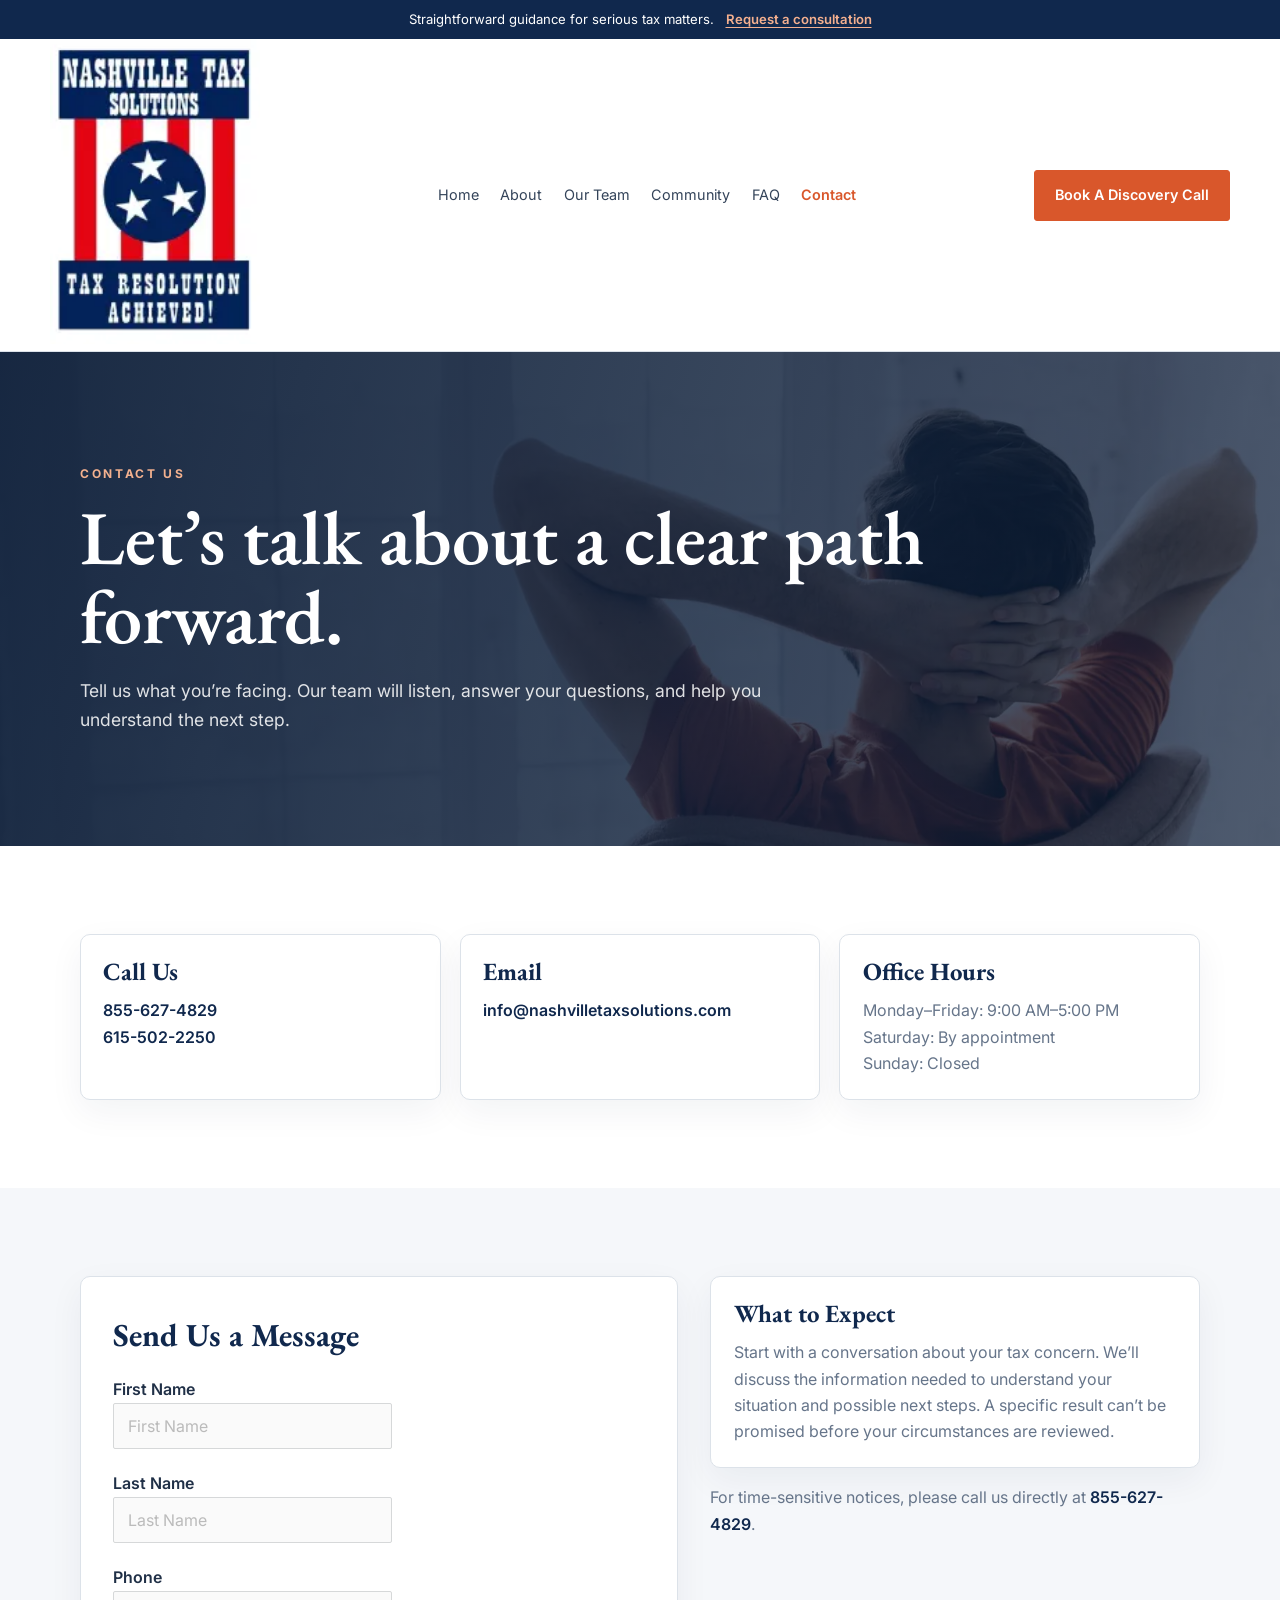
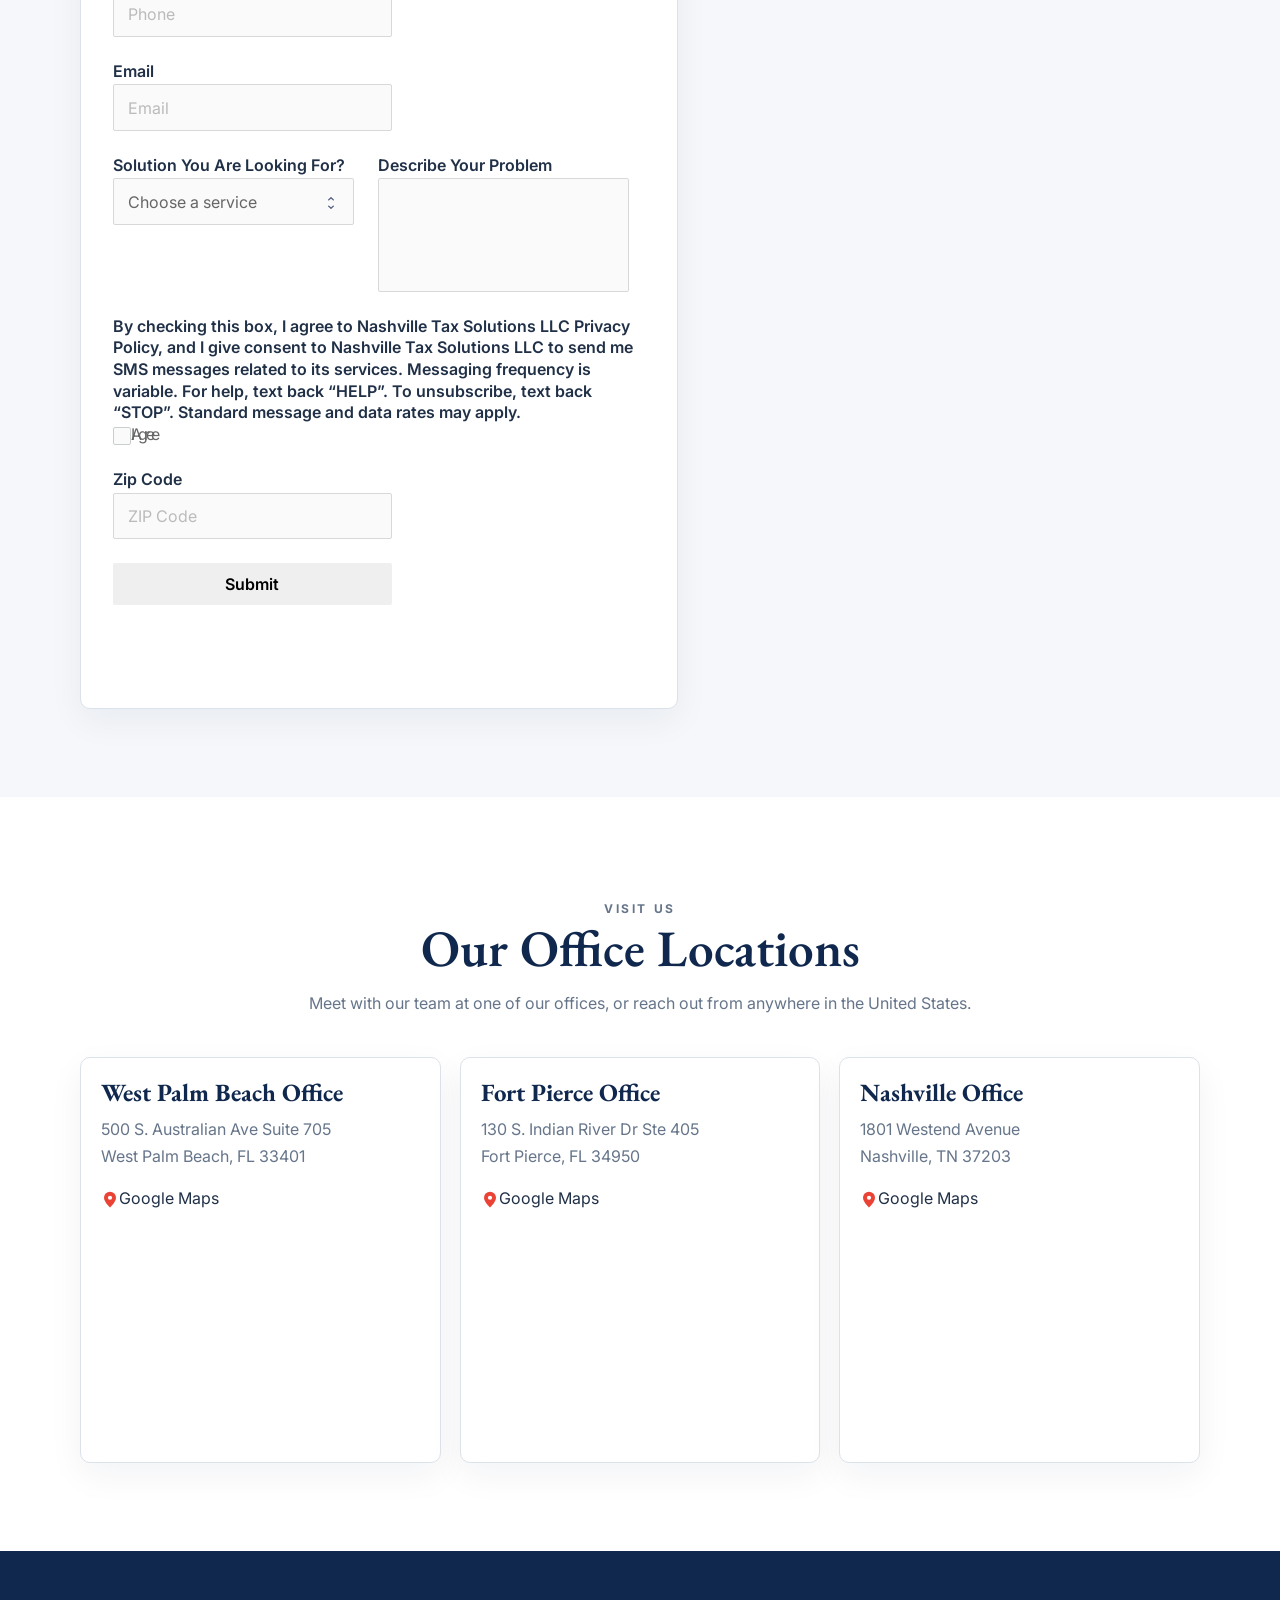
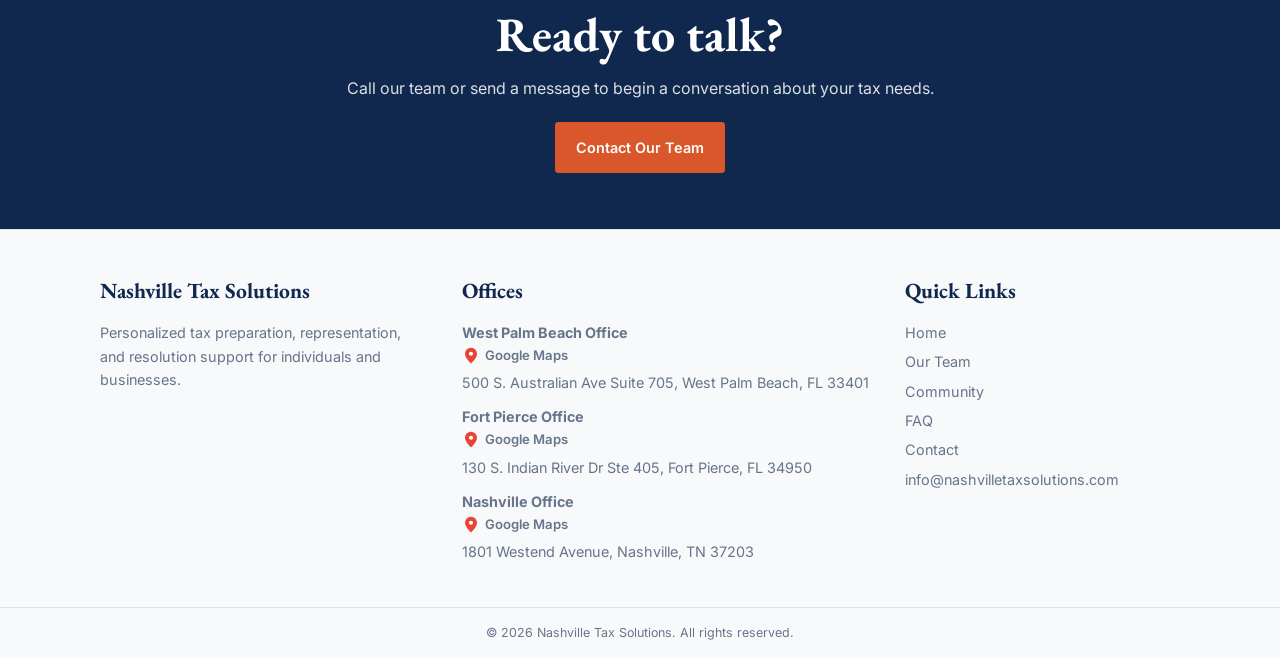
<file: contact-us/index.html>
<!DOCTYPE html>
<html lang="en">
<head>
	<meta charset="utf-8">
	<meta name="viewport" content="width=device-width, initial-scale=1">
	<meta name="description" content="Contact Nashville Tax Solutions to discuss tax preparation, IRS representation, and tax resolution. Find our offices and office hours.">
	<meta property="og:title" content="Contact Us — Nashville Tax Solutions">
	<meta property="og:description" content="Talk with our team about your tax situation, or find the office nearest you.">
	<meta property="og:type" content="website">
	<title>Contact Us — Nashville Tax Solutions</title>
	<link rel="canonical" href="https://nashvilletaxsolutions.com/contact-us/">
	<link rel="preconnect" href="https://fonts.googleapis.com">
	<link rel="preconnect" href="https://fonts.gstatic.com" crossorigin>
	<link rel="stylesheet" href="https://fonts.googleapis.com/css2?family=Inter:wght@400;500;600;700&amp;family=EB+Garamond:wght@500;600;700&amp;display=swap">
	<link rel="stylesheet" href="../assets/css/contact-pages.css">
	<link rel="stylesheet" href="../assets/css/formcraft-common_ver=1791740495.css">
	<link rel="stylesheet" href="../assets/css/form_ver=1791740495.css">
	<link rel="stylesheet" href="../assets/css/captcha_form_main_ver=1791740496.css">
</head>
<body class="nts-reference-page">
	<div class="nts-topbar">Straightforward guidance for serious tax matters.<a href="#contact-form">Request a consultation</a></div>
	<header class="nts-header">
		<div class="nts-nav">
			<a class="nts-logo" href="/" aria-label="Nashville Tax Solutions home"><img src="../assets/images/reference-team/main-company-logo.webp" alt="Nashville Tax Solutions"></a>
			<nav class="nts-navlinks" aria-label="Main navigation">
				<a href="/">Home</a><a href="/about-us/">About</a><a href="/our-team/">Our Team</a><a href="/community/">Community</a><a href="/faq/">FAQ</a><a href="/contact-us/" class="nts-current" aria-current="page">Contact</a>
			</nav>
			<a href="#contact-form" class="nts-button">Book A Discovery Call</a>
			<details class="nts-menu"><summary>Menu</summary><nav aria-label="Mobile navigation"><a href="/">Home</a><a href="/about-us/">About</a><a href="/our-team/">Our Team</a><a href="/community/">Community</a><a href="/faq/">FAQ</a><a href="/contact-us/" aria-current="page">Contact</a></nav></details>
		</div>
	</header>
	<main>
		<section class="nts-hero">
			<div class="nts-hero-inner">
				<p class="nts-eyebrow">Contact Us</p>
				<h1>Let’s talk about a clear path forward.</h1>
				<p>Tell us what you’re facing. Our team will listen, answer your questions, and help you understand the next step.</p>
			</div>
		</section>
		<section class="nts-section">
			<div class="nts-content">
				<div class="nts-card-grid">
					<article class="nts-info-card"><h2>Call Us</h2><p><a href="tel:8556274829">855-627-4829</a><br><a href="tel:6155022250">615-502-2250</a></p></article>
					<article class="nts-info-card"><h2>Email</h2><p><a href="mailto:info@nashvilletaxsolutions.com">info@nashvilletaxsolutions.com</a></p></article>
					<article class="nts-info-card"><h2>Office Hours</h2><p>Monday–Friday: 9:00 AM–5:00 PM<br>Saturday: By appointment<br>Sunday: Closed</p></article>
				</div>
			</div>
		</section>
		<section class="nts-section nts-section--paper" id="contact-form">
			<div class="nts-content nts-contact-layout">
				<div class="nts-form-card">
					<h2>Send Us a Message</h2>
					<div class="formcraft-css form-live align-left">
						<script>window.formcraftLogic = window.formcraftLogic || {}; window.formcraftLogic[2] = [];</script>
						<div class="fc-pagination-cover fc-pagination-1"><div class="fc-pagination width-100"><div class="pagination-trigger active" data-index="0"><span class="page-number"><span>1</span></span><span class="page-name">Step 1</span></div></div></div>
						<div class="form-cover">
							<form data-auto-scroll="" data-no-message-redirect="true" data-thousand="" data-decimal="." data-delay="" data-id="2" class="fc-form fc-form-2 align- fc-temp-class save-form- label-block field-border-visible frame-hidden dont-submit-hidden-false remove-asterisk-false icons-hide-true field-alignment-left disable-enter-false" style="width:100%;color:#666;font-size:100%;background:none">
								<div class="form-page form-page-0" data-index="0"><div class="form-page-content ng-not-empty">
									<div data-identifier="field2" class="form-element form-element-field2 form-element-type-oneLineText is-required-true"><div class="form-element-html"><label class="oneLineText-cover field-cover"><span class="main-label">First Name</span><div><span class="error"></span><input type="text" placeholder="First Name" data-field-id="field2" name="field2[]" data-is-required="true" class="validation-lenient"></div></label></div></div>
									<div data-identifier="field4" class="form-element form-element-field4 form-element-type-oneLineText is-required-true"><div class="form-element-html"><label class="oneLineText-cover field-cover"><span class="main-label">Last Name</span><div><span class="error"></span><input type="text" placeholder="Last Name" data-field-id="field4" name="field4[]" data-is-required="true" class="validation-lenient"></div></label></div></div>
									<div data-identifier="field5" class="form-element form-element-field5 form-element-type-oneLineText is-required-true"><div class="form-element-html"><label class="oneLineText-cover field-cover"><span class="main-label">Phone</span><div><span class="error"></span><input type="tel" placeholder="Phone" data-field-id="field5" name="field5[]" data-is-required="true" class="validation-lenient"></div></label></div></div>
									<div data-identifier="field6" class="form-element form-element-field6 form-element-type-email is-required-true"><div class="form-element-html"><label class="email-cover field-cover"><span class="main-label">Email</span><div><span class="error"></span><input type="email" placeholder="Email" data-field-id="field6" name="field6" data-val-type="email" data-is-required="true" class="validation-lenient"></div></label></div></div>
									<div data-identifier="field7" class="form-element form-element-field7 form-element-type-dropdown is-required-true"><div class="form-element-html"><label class="dropdown-cover field-cover"><span class="main-label">Solution You Are Looking For?</span><div><span class="error"></span><select data-is-required="true" class="validation-lenient" data-field-id="field7" name="field7"><option value="">Choose a service</option><option>Tax Preparation</option><option>Payroll Taxes</option><option>Payment Plan with IRS</option><option>Passport Revocation</option><option>IRS Tax Lien</option><option>IRS Tax Audit</option><option>IRS Offer in Compromise</option><option>Innocent Spouse Relief</option><option>Hardship Tax Relief</option><option>Corporate Structuring</option><option>Compliance Advisory</option><option>Business Advisory</option><option>Bookkeeping Services</option><option>Back Taxes</option></select></div></label></div></div>
									<div data-identifier="field8" class="form-element form-element-field8 form-element-type-textarea is-required-true"><div class="form-element-html"><label class="textarea-cover field-cover"><span class="main-label">Describe Your Problem</span><div><span class="error"></span><textarea data-field-id="field8" name="field8" rows="4" data-is-required="true" class="validation-lenient"></textarea></div></label></div></div>
									<div data-identifier="field9" class="form-element form-element-field9 form-element-type-checkbox is-required-false"><div class="form-element-html"><div class="checkbox-cover field-cover"><span class="main-label">By checking this box, I agree to Nashville Tax Solutions LLC <a href="/privacy-policy/">Privacy Policy</a>, and I give consent to Nashville Tax Solutions LLC to send me SMS messages related to its services. Messaging frequency is variable. For help, text back “HELP”. To unsubscribe, text back “STOP”. Standard message and data rates may apply.</span><label><input data-field-id="field9" type="checkbox" name="field9[]" value="I Agree" class="validation-lenient"><span>I Agree</span></label></div></div></div>
									<div data-identifier="field13" class="form-element form-element-field13 form-element-type-oneLineText is-required-false"><div class="form-element-html"><label class="oneLineText-cover field-cover"><span class="main-label">Zip Code</span><div><span class="error"></span><input type="text" placeholder="ZIP Code" data-field-id="field13" name="field13[]" class="validation-lenient"></div></label></div></div>
									<div data-identifier="field16" class="form-element form-element-field16 form-element-type-reCaptcha is-required-false"><div class="form-element-html"><div data-site-key="6LfnSOsrAAAAAPCQzii--_679tOUUG7esXdQDGFY" class="captcha-placeholder">reCaptcha v3</div><input type="hidden" class="recaptcha-token" name="recaptcha-token"></div></div>
									<div data-identifier="field11" class="form-element form-element-field11 form-element-type-submit"><div class="form-element-html"><div class="align-center wide-true submit-cover field-cover"><button type="submit" class="button submit-button"><span class="text">Submit</span><span class="spin-cover"><i class="loading-icon icon-cog animate-spin"></i></span></button></div><div class="submit-response"></div><label><input type="text" class="required_field" name="website" autocomplete="maple-syrup-pot"></label></div></div>
								</div></div>
							</form>
						</div><div class="prev-next prev-next-1" style="width:100%;color:#666;font-size:100%;background:none"><div><span class="inactive page-prev"><i class="formcraft-icon">keyboard_arrow_left</i>Previous</span></div><div><span class="page-next">Next<i class="formcraft-icon">keyboard_arrow_right</i></span></div></div>
					</div>
				</div>
				<aside>
					<div class="nts-info-card"><h2>What to Expect</h2><p>Start with a conversation about your tax concern. We’ll discuss the information needed to understand your situation and possible next steps. A specific result can’t be promised before your circumstances are reviewed.</p></div>
					<p style="margin:1rem 0;color:var(--nts-muted)">For time-sensitive notices, please call us directly at <a href="tel:8556274829" style="color:var(--nts-navy);font-weight:600">855-627-4829</a>.</p>
				</aside>
			</div>
		</section>
		<section class="nts-section">
			<div class="nts-content">
				<div class="nts-section-heading"><p class="nts-eyebrow">Visit Us</p><h2>Our Office Locations</h2><p>Meet with our team at one of our offices, or reach out from anywhere in the United States.</p></div>
				<div class="nts-office-grid">
					<article class="nts-office-card"><div class="nts-office-card__copy"><h3>West Palm Beach Office</h3><address>500 S. Australian Ave Suite 705<br>West Palm Beach, FL 33401</address><a href="https://maps.app.goo.gl/TqJXwEf6KLxiqKqd7" target="_blank" rel="noopener noreferrer"><svg class="nts-map-icon" aria-hidden="true" viewBox="0 0 24 24" fill="none" xmlns="http://www.w3.org/2000/svg"><path d="M12 22s8-7.16 8-13a8 8 0 1 0-16 0c0 5.84 8 13 8 13Z" fill="#EA4335"/><circle cx="12" cy="9" r="2.8" fill="#fff"/></svg><span>Google Maps</span></a></div><iframe title="Map to West Palm Beach Office" loading="lazy" referrerpolicy="no-referrer-when-downgrade" src="https://maps.google.com/maps?q=500%20S.%20Australian%20Ave%20Suite%20705%2C%20West%20Palm%20Beach%2C%20FL%2033401&amp;output=embed"></iframe></article>
					<article class="nts-office-card"><div class="nts-office-card__copy"><h3>Fort Pierce Office</h3><address>130 S. Indian River Dr Ste 405<br>Fort Pierce, FL 34950</address><a href="https://maps.app.goo.gl/4Vv7syZXac9RkJjM7" target="_blank" rel="noopener noreferrer"><svg class="nts-map-icon" aria-hidden="true" viewBox="0 0 24 24" fill="none" xmlns="http://www.w3.org/2000/svg"><path d="M12 22s8-7.16 8-13a8 8 0 1 0-16 0c0 5.84 8 13 8 13Z" fill="#EA4335"/><circle cx="12" cy="9" r="2.8" fill="#fff"/></svg><span>Google Maps</span></a></div><iframe title="Map to Fort Pierce Office" loading="lazy" referrerpolicy="no-referrer-when-downgrade" src="https://maps.google.com/maps?q=130%20S.%20Indian%20River%20Dr%20Ste%20405%2C%20Fort%20Pierce%2C%20FL%2034950&amp;output=embed"></iframe></article>
					<article class="nts-office-card"><div class="nts-office-card__copy"><h3>Nashville Office</h3><address>1801 Westend Avenue<br>Nashville, TN 37203</address><a href="https://www.google.com/maps/search/?api=1&amp;query=1801+Westend+Avenue%2C+Nashville%2C+TN+37203" target="_blank" rel="noopener noreferrer"><svg class="nts-map-icon" aria-hidden="true" viewBox="0 0 24 24" fill="none" xmlns="http://www.w3.org/2000/svg"><path d="M12 22s8-7.16 8-13a8 8 0 1 0-16 0c0 5.84 8 13 8 13Z" fill="#EA4335"/><circle cx="12" cy="9" r="2.8" fill="#fff"/></svg><span>Google Maps</span></a></div><iframe title="Map to Nashville Office" loading="lazy" referrerpolicy="no-referrer-when-downgrade" src="https://maps.google.com/maps?q=1801%20Westend%20Avenue%2C%20Nashville%2C%20TN%2037203&amp;output=embed"></iframe></article>
				</div>
			</div>
		</section>
	</main>
	<section class="nts-callout"><div class="nts-content"><h2>Ready to talk?</h2><p>Call our team or send a message to begin a conversation about your tax needs.</p><a class="nts-button" href="#contact-form">Contact Our Team</a></div></section>
	<footer class="nts-footer">
		<div class="nts-content nts-footer-grid">
			<div><h2>Nashville Tax Solutions</h2><p>Personalized tax preparation, representation, and resolution support for individuals and businesses.</p></div>
			<div><h2>Offices</h2><address><strong>West Palm Beach Office</strong><br><a class="nts-map-link" href="https://maps.app.goo.gl/TqJXwEf6KLxiqKqd7" target="_blank" rel="noopener noreferrer"><svg class="nts-map-icon" aria-hidden="true" viewBox="0 0 24 24" fill="none" xmlns="http://www.w3.org/2000/svg"><path d="M12 22s8-7.16 8-13a8 8 0 1 0-16 0c0 5.84 8 13 8 13Z" fill="#EA4335"/><circle cx="12" cy="9" r="2.8" fill="#fff"/></svg><span>Google Maps</span></a><br>500 S. Australian Ave Suite 705, West Palm Beach, FL 33401</address><address><strong>Fort Pierce Office</strong><br><a class="nts-map-link" href="https://maps.app.goo.gl/4Vv7syZXac9RkJjM7" target="_blank" rel="noopener noreferrer"><svg class="nts-map-icon" aria-hidden="true" viewBox="0 0 24 24" fill="none" xmlns="http://www.w3.org/2000/svg"><path d="M12 22s8-7.16 8-13a8 8 0 1 0-16 0c0 5.84 8 13 8 13Z" fill="#EA4335"/><circle cx="12" cy="9" r="2.8" fill="#fff"/></svg><span>Google Maps</span></a><br>130 S. Indian River Dr Ste 405, Fort Pierce, FL 34950</address><address><strong>Nashville Office</strong><br><a class="nts-map-link" href="https://www.google.com/maps/search/?api=1&amp;query=1801+Westend+Avenue%2C+Nashville%2C+TN+37203" target="_blank" rel="noopener noreferrer"><svg class="nts-map-icon" aria-hidden="true" viewBox="0 0 24 24" fill="none" xmlns="http://www.w3.org/2000/svg"><path d="M12 22s8-7.16 8-13a8 8 0 1 0-16 0c0 5.84 8 13 8 13Z" fill="#EA4335"/><circle cx="12" cy="9" r="2.8" fill="#fff"/></svg><span>Google Maps</span></a><br>1801 Westend Avenue, Nashville, TN 37203</address></div>
			<div><h2>Quick Links</h2><nav aria-label="Footer navigation"><a href="/">Home</a><a href="/our-team/">Our Team</a><a href="/community/">Community</a><a href="/faq/">FAQ</a><a href="/contact-us/">Contact</a><a href="mailto:info@nashvilletaxsolutions.com">info@nashvilletaxsolutions.com</a></nav></div>
		</div>
		<div class="nts-footer-bottom">© <span class="nts-year">2026</span> Nashville Tax Solutions. All rights reserved.</div>
	</footer>
	<script>document.querySelectorAll(".nts-year").forEach(function (year) { year.textContent = new Date().getFullYear(); });</script>
	<script>var FC_f = {ajaxurl: "https://nashvilletaxsolutions.com/wp-admin/admin-ajax.php"}; var FC = {ajaxurl: "https://nashvilletaxsolutions.com/wp-admin/admin-ajax.php", fct: {"Please correct the errors and try again": "Please correct the errors and try again", "Invalid Email": "Invalid Email", "Invalid": "Invalid"}};</script>
	<script src="https://nashvilletaxsolutions.com/wp-includes/js/jquery/jquery.min.js?ver=3.7.1"></script>
	<script src="https://nashvilletaxsolutions.com/wp-content/plugins/formcraft3211/dist/form.min.js?ver=3.9.7" defer></script>
	<script src="../assets/js/captcha_form_main_ver=1782532104.js" defer></script>
</body>
</html>
</file>
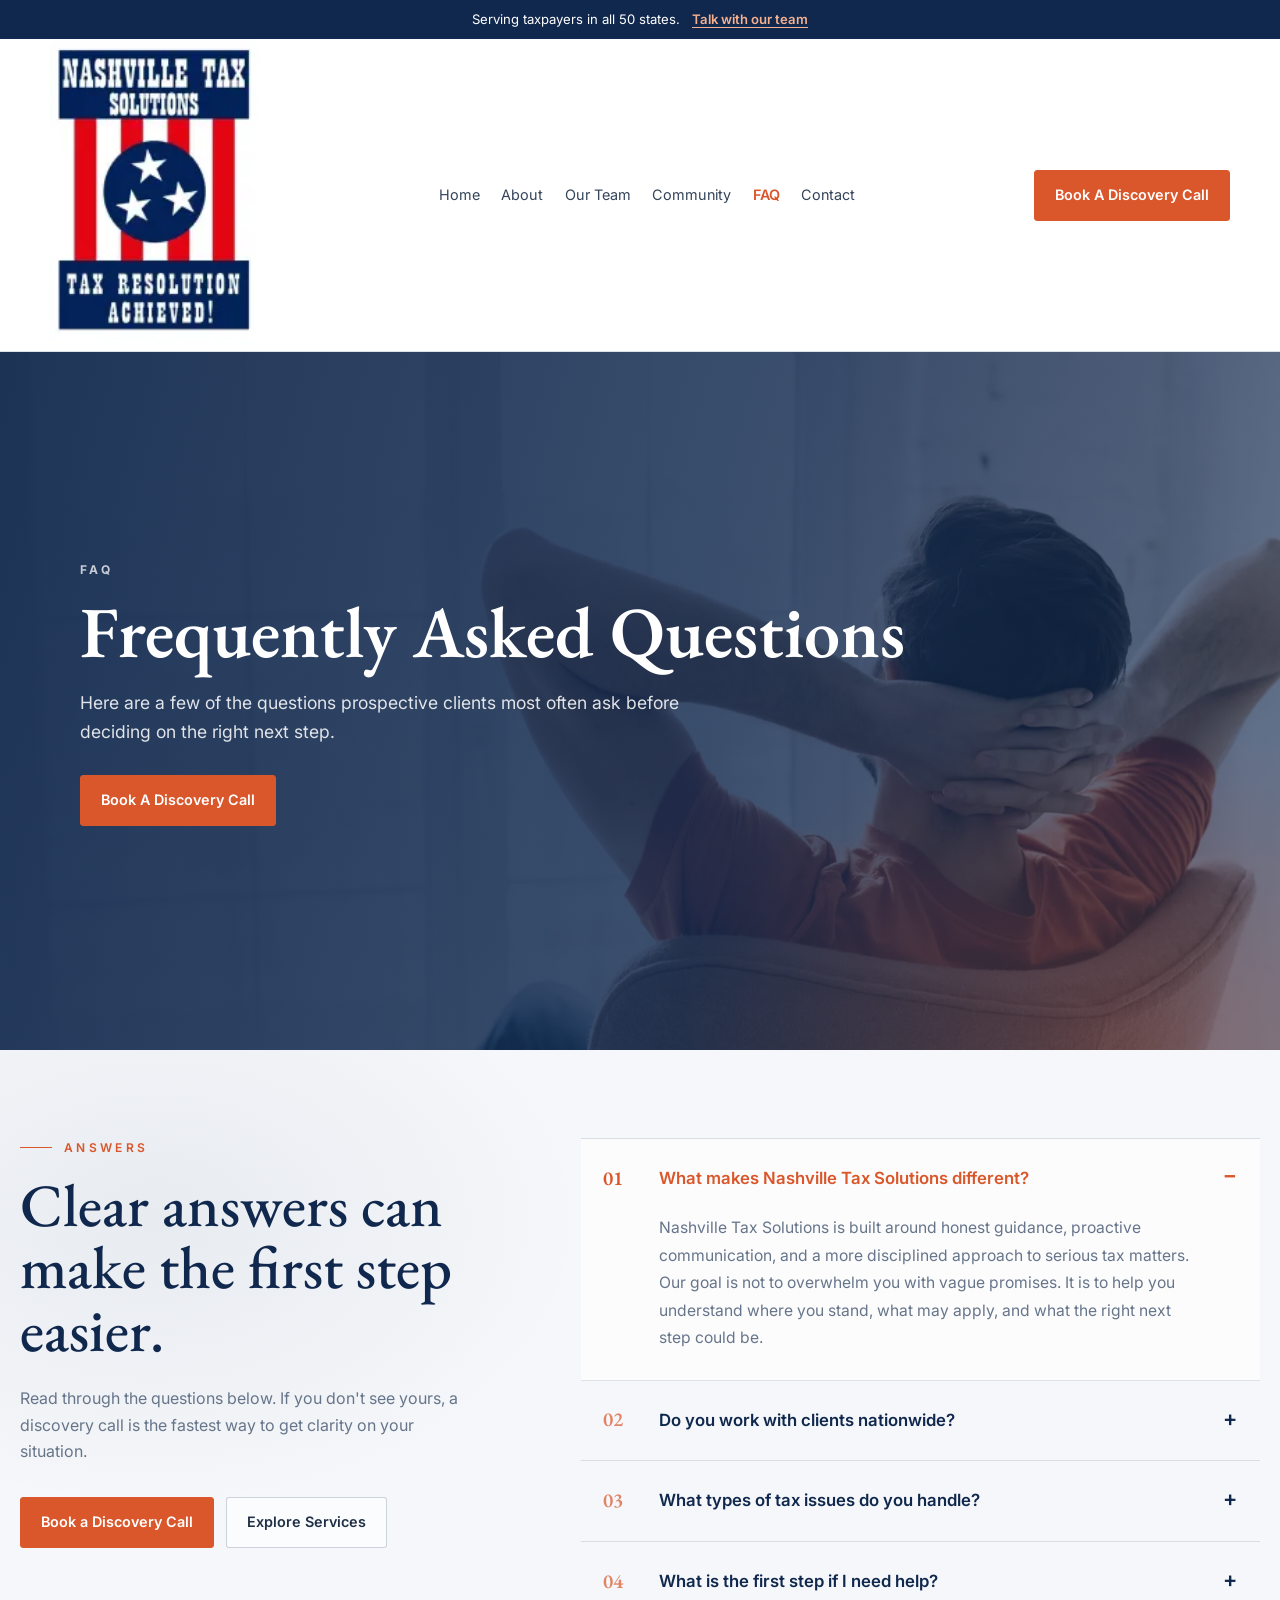
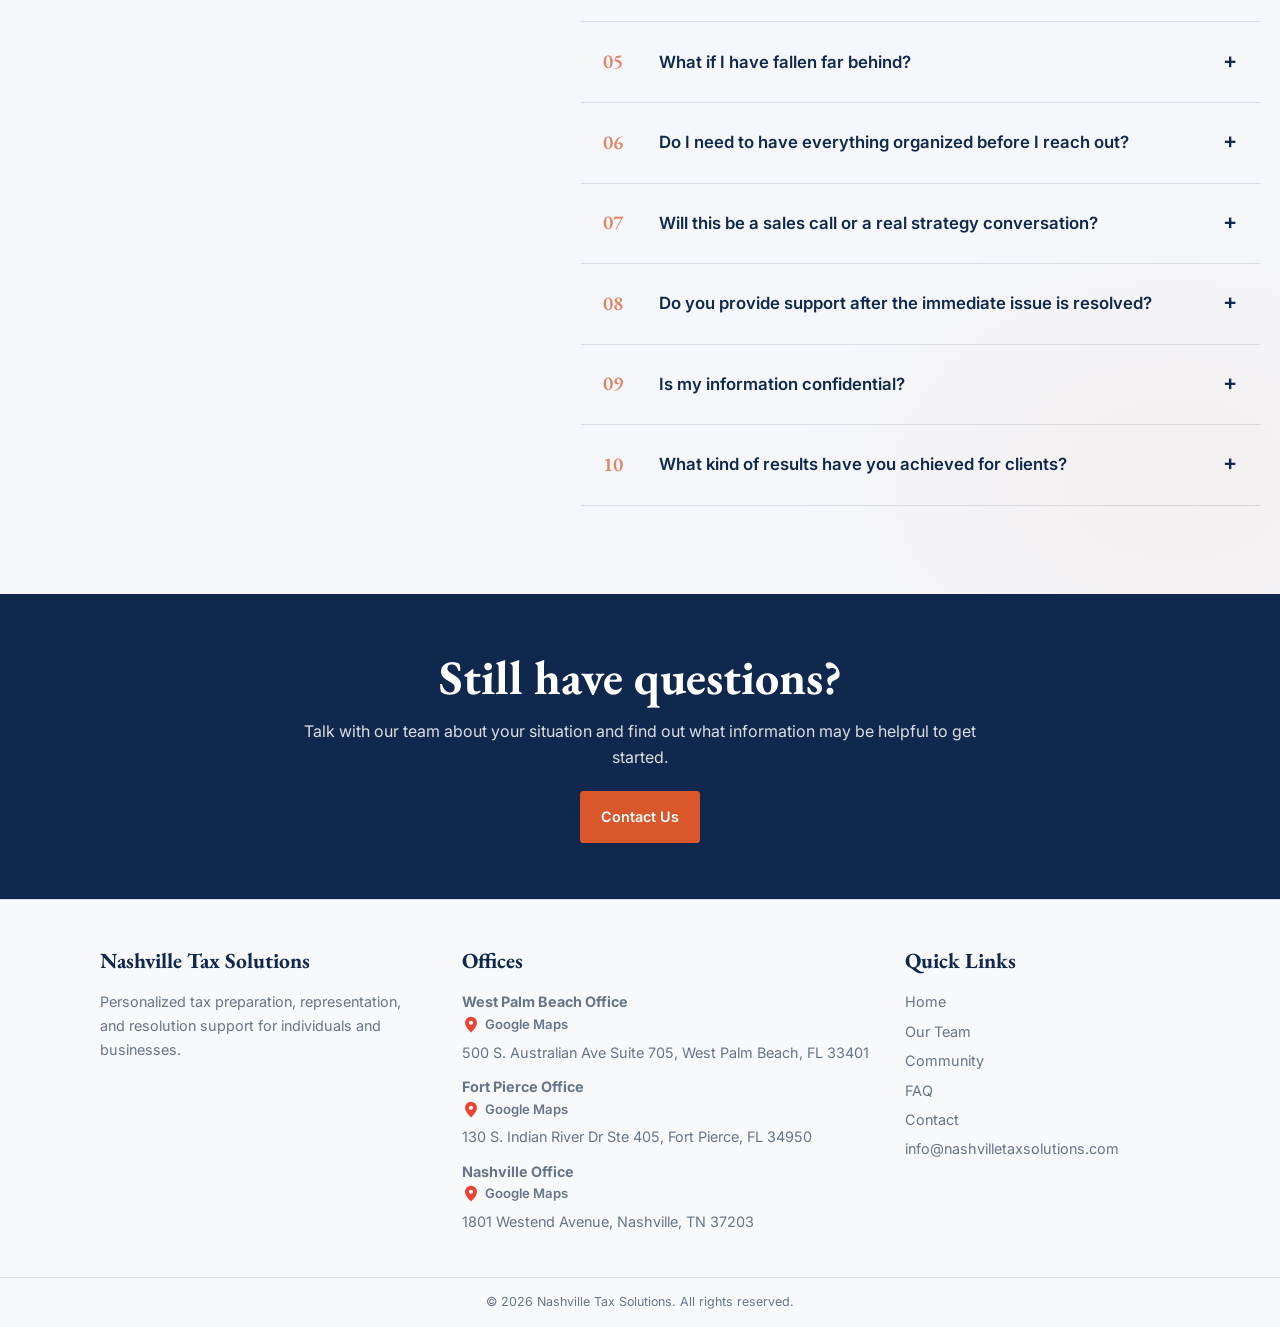
<file: faq/index.html>
<!DOCTYPE html>
<html lang="en">
<head>
	<meta charset="utf-8">
	<meta name="viewport" content="width=device-width, initial-scale=1">
	<meta name="description" content="Answers to common questions about Nashville Tax Solutions, nationwide tax representation, tax resolution services, and getting started.">
	<meta property="og:title" content="Frequently Asked Questions — Nashville Tax Solutions">
	<meta property="og:description" content="Learn about our tax services, process, client confidentiality, and how to start a conversation with our team.">
	<meta property="og:type" content="website">
	<title>Frequently Asked Questions — Nashville Tax Solutions</title>
	<link rel="canonical" href="https://nashvilletaxsolutions.com/faq/">
	<link rel="preconnect" href="https://fonts.googleapis.com">
	<link rel="preconnect" href="https://fonts.gstatic.com" crossorigin>
	<link rel="stylesheet" href="https://fonts.googleapis.com/css2?family=Inter:wght@400;500;600;700&amp;family=EB+Garamond:wght@500;600;700&amp;display=swap">
	<link rel="stylesheet" href="../assets/css/contact-pages.css">
</head>
<body class="nts-reference-page nts-faq-page">
	<div class="nts-topbar">Serving taxpayers in all 50 states.<a href="/contact-us/">Talk with our team</a></div>
	<header class="nts-header">
		<div class="nts-nav">
			<a class="nts-logo" href="/" aria-label="Nashville Tax Solutions home"><img src="../assets/images/reference-team/main-company-logo.webp" alt="Nashville Tax Solutions"></a>
			<nav class="nts-navlinks" aria-label="Main navigation">
				<a href="/">Home</a><a href="/about-us/">About</a><a href="/our-team/">Our Team</a><a href="/community/">Community</a><a href="/faq/" class="nts-current" aria-current="page">FAQ</a><a href="/contact-us/">Contact</a>
			</nav>
			<a href="/contact-us/" class="nts-button">Book A Discovery Call</a>
			<details class="nts-menu"><summary>Menu</summary><nav aria-label="Mobile navigation"><a href="/">Home</a><a href="/about-us/">About</a><a href="/our-team/">Our Team</a><a href="/community/">Community</a><a href="/faq/" aria-current="page">FAQ</a><a href="/contact-us/">Contact</a></nav></details>
		</div>
	</header>
	<main>
		<section class="nts-hero nts-faq-hero">
			<img class="nts-faq-hero-image" src="../assets/images/hero-section-background.webp" alt="" aria-hidden="true" fetchpriority="high">
			<div class="nts-faq-hero-shade" aria-hidden="true"></div>
			<div class="nts-hero-inner nts-faq-hero-inner">
				<div data-faq-reveal><p class="nts-eyebrow">FAQ</p></div>
				<h1 data-faq-reveal>Frequently Asked Questions</h1>
				<p data-faq-reveal>Here are a few of the questions prospective clients most often ask before deciding on the right next step.</p>
				<a class="nts-button nts-faq-hero-button" href="/contact-us/" data-faq-reveal>Book A Discovery Call</a>
			</div>
		</section>
		<section class="nts-section nts-section--paper">
			<div class="nts-faq-layout">
				<div class="nts-faq-intro" data-faq-reveal>
					<p class="nts-faq-kicker"><span aria-hidden="true"></span> Answers</p>
					<h2>Clear answers can make the first step easier.</h2>
					<p>Read through the questions below. If you don't see yours, a discovery call is the fastest way to get clarity on your situation.</p>
					<div class="nts-faq-actions"><a class="nts-button" href="/contact-us/">Book a Discovery Call</a><a class="nts-faq-secondary-button" href="/services/">Explore Services</a></div>
				</div>
				<div class="nts-faq">
				<details open data-faq-reveal><summary><span class="nts-faq-number">01</span><span class="nts-faq-question">What makes Nashville Tax Solutions different?</span></summary><p>Nashville Tax Solutions is built around honest guidance, proactive communication, and a more disciplined approach to serious tax matters. Our goal is not to overwhelm you with vague promises. It is to help you understand where you stand, what may apply, and what the right next step could be.</p></details>
				<details data-faq-reveal><summary><span class="nts-faq-number">02</span><span class="nts-faq-question">Do you work with clients nationwide?</span></summary><p>Yes. We work with individuals and businesses in all 50 states. While our offices are in Florida and Tennessee, our team can help taxpayers nationwide.</p></details>
				<details data-faq-reveal><summary><span class="nts-faq-number">03</span><span class="nts-faq-question">What types of tax issues do you handle?</span></summary><p>Our services include tax preparation, back tax support, IRS audits, tax liens, payment plans, Offers in Compromise, Innocent Spouse Relief, passport revocation matters, hardship tax relief, payroll taxes, bookkeeping, and business advisory services.</p></details>
				<details data-faq-reveal><summary><span class="nts-faq-number">04</span><span class="nts-faq-question">What is the first step if I need help?</span></summary><p>Call us at 855-627-4829 or use the contact form to request a conversation. We’ll discuss your concern, learn what you’re looking for, and explain potential next steps. Any recommendation depends on reviewing your particular circumstances.</p></details>
				<details data-faq-reveal><summary><span class="nts-faq-number">05</span><span class="nts-faq-question">What if I have fallen far behind?</span></summary><p>Reach out as soon as you can and share what you know about the missing returns, balances, or notices. We can discuss your situation and what information is needed to assess possible ways to get current and address collection concerns.</p></details>
				<details data-faq-reveal><summary><span class="nts-faq-number">06</span><span class="nts-faq-question">Do I need to have everything organized before I reach out?</span></summary><p>No. You can start with the information you have. If you have IRS or state notices, prior returns, or balance details, keep them nearby; our team can help identify what documents may be useful after learning about your situation.</p></details>
				<details data-faq-reveal><summary><span class="nts-faq-number">07</span><span class="nts-faq-question">Will this be a sales call or a real strategy conversation?</span></summary><p>An initial call is a chance to outline your concern and determine what information is needed. Developing an informed strategy requires a more detailed review of the facts and records; we’ll explain the appropriate next step and any applicable engagement terms before work begins.</p></details>
				<details data-faq-reveal><summary><span class="nts-faq-number">08</span><span class="nts-faq-question">Do you provide support after the immediate issue is resolved?</span></summary><p>Yes. We can provide guidance on staying compliant and discuss ongoing tax-related services that may fit your needs after the immediate matter is addressed.</p></details>
				<details data-faq-reveal><summary><span class="nts-faq-number">09</span><span class="nts-faq-question">Is my information confidential?</span></summary><p>We treat client information as confidential and use it to provide and manage requested services. Please avoid sending sensitive tax documents through ordinary email before speaking with our team about a secure way to share them.</p></details>
				<details data-faq-reveal><summary><span class="nts-faq-number">10</span><span class="nts-faq-question">What kind of results have you achieved for clients?</span></summary><p>Our website reports that Nashville Tax Solutions has resolved more than 2,788 IRS cases, helped over 3,984 individuals and businesses become tax-compliant, and saved clients more than $127.9 million in tax penalties. Outcomes vary; prior results do not guarantee a particular result in a future matter.</p></details>
				</div>
			</div>
		</section>
	</main>
	<section class="nts-callout"><div class="nts-content"><h2>Still have questions?</h2><p>Talk with our team about your situation and find out what information may be helpful to get started.</p><a class="nts-button" href="/contact-us/">Contact Us</a></div></section>
	<footer class="nts-footer">
		<div class="nts-content nts-footer-grid">
			<div><h2>Nashville Tax Solutions</h2><p>Personalized tax preparation, representation, and resolution support for individuals and businesses.</p></div>
			<div><h2>Offices</h2><address><strong>West Palm Beach Office</strong><br><a class="nts-map-link" href="https://maps.app.goo.gl/TqJXwEf6KLxiqKqd7" target="_blank" rel="noopener noreferrer"><svg class="nts-map-icon" aria-hidden="true" viewBox="0 0 24 24" fill="none" xmlns="http://www.w3.org/2000/svg"><path d="M12 22s8-7.16 8-13a8 8 0 1 0-16 0c0 5.84 8 13 8 13Z" fill="#EA4335"/><circle cx="12" cy="9" r="2.8" fill="#fff"/></svg><span>Google Maps</span></a><br>500 S. Australian Ave Suite 705, West Palm Beach, FL 33401</address><address><strong>Fort Pierce Office</strong><br><a class="nts-map-link" href="https://maps.app.goo.gl/4Vv7syZXac9RkJjM7" target="_blank" rel="noopener noreferrer"><svg class="nts-map-icon" aria-hidden="true" viewBox="0 0 24 24" fill="none" xmlns="http://www.w3.org/2000/svg"><path d="M12 22s8-7.16 8-13a8 8 0 1 0-16 0c0 5.84 8 13 8 13Z" fill="#EA4335"/><circle cx="12" cy="9" r="2.8" fill="#fff"/></svg><span>Google Maps</span></a><br>130 S. Indian River Dr Ste 405, Fort Pierce, FL 34950</address><address><strong>Nashville Office</strong><br><a class="nts-map-link" href="https://www.google.com/maps/search/?api=1&amp;query=1801+Westend+Avenue%2C+Nashville%2C+TN+37203" target="_blank" rel="noopener noreferrer"><svg class="nts-map-icon" aria-hidden="true" viewBox="0 0 24 24" fill="none" xmlns="http://www.w3.org/2000/svg"><path d="M12 22s8-7.16 8-13a8 8 0 1 0-16 0c0 5.84 8 13 8 13Z" fill="#EA4335"/><circle cx="12" cy="9" r="2.8" fill="#fff"/></svg><span>Google Maps</span></a><br>1801 Westend Avenue, Nashville, TN 37203</address></div>
			<div><h2>Quick Links</h2><nav aria-label="Footer navigation"><a href="/">Home</a><a href="/our-team/">Our Team</a><a href="/community/">Community</a><a href="/faq/">FAQ</a><a href="/contact-us/">Contact</a><a href="mailto:info@nashvilletaxsolutions.com">info@nashvilletaxsolutions.com</a></nav></div>
		</div>
		<div class="nts-footer-bottom">© <span class="nts-year">2026</span> Nashville Tax Solutions. All rights reserved.</div>
	</footer>
	<script>document.querySelectorAll(".nts-year").forEach(function (year) { year.textContent = new Date().getFullYear(); });</script>
	<script src="../assets/js/faq-page.js" defer></script>
</body>
</html>
</file>
<file: assets/css/contact-pages.css>
:root {
	--nts-navy: #10284d;
	--nts-heritage: #d9572b;
	--nts-ink: #203047;
	--nts-muted: #66758a;
	--nts-border: #dce2e9;
	--nts-paper: #f5f7fa;
}

body.nts-reference-page * {
	box-sizing: border-box;
}

body.nts-reference-page {
	margin: 0;
	background: #fff;
	color: var(--nts-ink);
	font-family: Inter, Arial, sans-serif;
	line-height: 1.65;
}

.nts-reference-page a {
	color: inherit;
	text-decoration: none;
}

.nts-topbar {
	background: var(--nts-navy);
	color: #fff;
	font-size: .82rem;
	text-align: center;
	padding: .55rem 1.25rem;
}

.nts-topbar a {
	color: #f4b08f;
	font-weight: 600;
	text-decoration: underline;
	text-underline-offset: 3px;
	margin-left: .75rem;
}

.nts-header {
	position: sticky;
	top: 0;
	z-index: 20;
	background: rgba(255, 255, 255, .96);
	border-bottom: 1px solid var(--nts-border);
	backdrop-filter: blur(12px);
}

.nts-nav {
	width: min(1180px, calc(100% - 40px));
	min-height: 90px;
	margin: auto;
	display: flex;
	align-items: center;
	justify-content: space-between;
	gap: 1.5rem;
}

.nts-logo img {
	width: 210px;
	height: auto;
}

.nts-navlinks {
	display: flex;
	align-items: center;
	gap: 1.35rem;
	font-size: .9rem;
	color: #34445a;
}

.nts-navlinks a:hover,
.nts-footer a:hover {
	color: var(--nts-heritage);
}

.nts-navlinks .nts-current {
	color: var(--nts-heritage);
	font-weight: 600;
}

.nts-button {
	display: inline-flex;
	justify-content: center;
	align-items: center;
	padding: .8rem 1.25rem;
	border: 1px solid var(--nts-heritage);
	border-radius: 3px;
	background: var(--nts-heritage);
	color: #fff !important;
	font-size: .9rem;
	font-weight: 600;
	transition: filter .2s ease, transform .2s ease;
}

.nts-button:hover {
	filter: brightness(.95);
	transform: translateY(-1px);
}

.nts-menu {
	display: none;
}

.nts-menu summary {
	cursor: pointer;
	border: 1px solid var(--nts-border);
	border-radius: 4px;
	padding: .5rem .8rem;
	font-weight: 600;
}

.nts-menu nav {
	position: absolute;
	right: 20px;
	top: 100%;
	display: grid;
	gap: .2rem;
	min-width: 190px;
	padding: .7rem;
	border: 1px solid var(--nts-border);
	border-radius: 8px;
	background: #fff;
	box-shadow: 0 14px 35px #10284d1a;
}

.nts-menu nav a {
	padding: .45rem .6rem;
	border-radius: 4px;
}

.nts-menu nav a:hover {
	background: var(--nts-paper);
}

.nts-hero {
	background:
		linear-gradient(105deg, rgba(10, 28, 55, .94), rgba(10, 28, 55, .7)),
		url("../images/hero-section-background.webp") center / cover;
	color: #fff;
	padding: clamp(4rem, 9vw, 7rem) 20px;
}

.nts-hero-inner,
.nts-content {
	width: min(1120px, 100%);
	margin: auto;
}

.nts-eyebrow {
	margin: 0 0 .85rem;
	color: #f3b18f;
	font-size: .75rem;
	font-weight: 700;
	letter-spacing: .22em;
	text-transform: uppercase;
}

.nts-hero h1 {
	max-width: 850px;
	margin: 0;
	font-family: "EB Garamond", Georgia, serif;
	font-size: clamp(2.8rem, 6vw, 4.75rem);
	font-weight: 600;
	line-height: 1.04;
}

.nts-hero p:not(.nts-eyebrow) {
	max-width: 700px;
	margin: 1.25rem 0 0;
	color: #ffffffdb;
	font-size: 1.1rem;
}

.nts-section {
	padding: clamp(3rem, 7vw, 5.5rem) 20px;
}

.nts-section--paper {
	background: var(--nts-paper);
}

.nts-section-heading {
	max-width: 760px;
	margin: 0 auto 2.5rem;
	text-align: center;
}

.nts-section-heading h2 {
	margin: 0;
	color: var(--nts-navy);
	font-family: "EB Garamond", Georgia, serif;
	font-size: clamp(2.2rem, 4vw, 3.3rem);
	font-weight: 600;
	line-height: 1.12;
}

.nts-section-heading p {
	margin: .9rem 0 0;
	color: var(--nts-muted);
}

.nts-card-grid {
	display: grid;
	grid-template-columns: repeat(3, minmax(0, 1fr));
	gap: 1.2rem;
}

.nts-info-card,
.nts-office-card,
.nts-community-card,
.nts-faq details {
	border: 1px solid var(--nts-border);
	border-radius: 10px;
	background: #fff;
	box-shadow: 0 12px 35px rgba(16, 40, 77, .055);
}

.nts-info-card {
	padding: 1.4rem;
}

.nts-info-card h2,
.nts-office-card h3,
.nts-community-card h2 {
	margin: 0;
	color: var(--nts-navy);
	font-family: "EB Garamond", Georgia, serif;
	font-size: 1.55rem;
	line-height: 1.2;
}

.nts-info-card p {
	margin: .65rem 0 0;
	color: var(--nts-muted);
}

.nts-info-card a {
	color: var(--nts-navy);
	font-weight: 600;
}

.nts-contact-layout {
	display: grid;
	grid-template-columns: minmax(0, 1.1fr) minmax(280px, .9fr);
	gap: 2rem;
	align-items: start;
}

.nts-form-card {
	padding: clamp(1rem, 3vw, 2rem);
	border: 1px solid var(--nts-border);
	border-radius: 10px;
	background: #fff;
	box-shadow: 0 12px 35px rgba(16, 40, 77, .055);
}

.nts-form-card h2 {
	margin: 0 0 1.1rem;
	color: var(--nts-navy);
	font-family: "EB Garamond", Georgia, serif;
	font-size: 2rem;
}

.nts-office-grid {
	display: grid;
	grid-template-columns: repeat(3, minmax(0, 1fr));
	gap: 1.2rem;
}

.nts-office-card {
	overflow: hidden;
}

.nts-office-card__copy {
	padding: 1.25rem;
}

.nts-office-card address {
	margin: .55rem 0 1rem;
	color: var(--nts-muted);
	font-style: normal;
}

.nts-map-link {
	display: inline-flex;
	align-items: center;
	gap: .35rem;
	color: var(--nts-navy);
	font-size: .82rem;
	font-weight: 600;
}

.nts-map-icon {
	display: inline-block;
	width: 18px;
	height: 18px;
	flex: 0 0 18px;
	vertical-align: middle;
}

.nts-legacy-footer-offices .nts-map-icon {
	width: 16px;
	height: 16px;
	flex-basis: 16px;
}

.nts-office-card iframe {
	display: block;
	width: 100%;
	height: 230px;
	border: 0;
}

.nts-community-grid {
	display: grid;
	grid-template-columns: repeat(3, minmax(0, 1fr));
	gap: 1.2rem;
}

.nts-community-card {
	padding: 1.5rem;
	border-top: 4px solid var(--nts-heritage);
}

.nts-community-card p {
	margin: .7rem 0 0;
	color: var(--nts-muted);
}

.nts-gallery {
	display: grid;
	grid-template-columns: repeat(3, minmax(0, 1fr));
	gap: 1rem;
	margin-top: 2.4rem;
}

.nts-gallery figure {
	margin: 0;
	overflow: hidden;
	border-radius: 9px;
	background: #e8edf2;
}

.nts-gallery img {
	width: 100%;
	height: 270px;
	object-fit: cover;
}

.nts-gallery figcaption {
	padding: .65rem .85rem;
	background: #fff;
	color: var(--nts-muted);
	font-size: .86rem;
}

.nts-faq {
	display: grid;
	gap: .8rem;
	max-width: 900px;
	margin: auto;
}

.nts-faq details {
	padding: 1.15rem 1.35rem;
}

.nts-faq summary {
	position: relative;
	padding-right: 2rem;
	color: var(--nts-navy);
	font-weight: 600;
	cursor: pointer;
	list-style: none;
}

.nts-faq summary::-webkit-details-marker {
	display: none;
}

.nts-faq summary::after {
	content: "+";
	position: absolute;
	right: 0;
	color: var(--nts-heritage);
	font-size: 1.4rem;
	line-height: 1;
}

.nts-faq details[open] summary::after {
	content: "−";
}

.nts-faq details p {
	margin: .85rem 0 0;
	color: var(--nts-muted);
}

.nts-faq-page .nts-faq-hero {
	position: relative;
	isolation: isolate;
	overflow: hidden;
	background: var(--nts-navy);
}

.nts-faq-hero-image {
	position: absolute;
	z-index: -2;
	inset: -4%;
	width: 108%;
	height: 108%;
	max-width: none;
	object-fit: cover;
	animation: nts-faq-image-drift 28s ease-in-out infinite alternate;
}

.nts-faq-hero-shade {
	position: absolute;
	z-index: -1;
	inset: 0;
	background:
		radial-gradient(700px 500px at 88% 100%, rgba(217, 87, 43, .28), transparent 65%),
		linear-gradient(105deg, rgba(16, 40, 77, .94) 0%, rgba(16, 40, 77, .82) 55%, rgba(16, 40, 77, .6) 100%);
}

.nts-faq-hero-inner {
	padding-top: clamp(4rem, 8vw, 6rem);
	padding-bottom: clamp(4.5rem, 9vw, 7rem);
}

.nts-faq-hero .nts-eyebrow {
	color: rgba(255, 255, 255, .75);
	letter-spacing: .28em;
}

.nts-faq-hero h1 {
	max-width: 900px;
	font-size: clamp(2.65rem, 6vw, 4.5rem);
}

.nts-faq-hero p:not(.nts-eyebrow) {
	max-width: 660px;
}

.nts-faq-hero-button {
	margin-top: 1.75rem;
}

.nts-faq-page .nts-section--paper {
	position: relative;
	overflow: clip;
	background:
		radial-gradient(720px 480px at 12% 15%, rgba(16, 40, 77, .06), transparent 60%),
		radial-gradient(600px 420px at 92% 90%, rgba(217, 87, 43, .05), transparent 65%),
		#f5f7fa;
}

.nts-faq-layout {
	display: grid;
	grid-template-columns: minmax(0, 5fr) minmax(0, 7fr);
	gap: clamp(2.5rem, 6vw, 5rem);
	width: min(1280px, 100%);
	margin: auto;
}

.nts-faq-intro {
	position: sticky;
	top: 8rem;
	align-self: start;
}

.nts-faq-kicker {
	display: flex;
	align-items: center;
	gap: .75rem;
	margin: 0 0 1rem;
	color: var(--nts-heritage);
	font-size: .75rem;
	font-weight: 600;
	letter-spacing: .28em;
	text-transform: uppercase;
}

.nts-faq-kicker span {
	width: 2rem;
	height: 1px;
	background: var(--nts-heritage);
}

.nts-faq-intro h2 {
	margin: 0;
	color: var(--nts-navy);
	font-family: "EB Garamond", Georgia, serif;
	font-size: clamp(2.5rem, 4.7vw, 4rem);
	font-weight: 500;
	line-height: 1.04;
}

.nts-faq-intro > p:not(.nts-faq-kicker) {
	max-width: 28rem;
	margin: 1.5rem 0 0;
	color: var(--nts-muted);
}

.nts-faq-actions {
	display: flex;
	flex-wrap: wrap;
	gap: .75rem;
	margin-top: 2rem;
}

.nts-faq-secondary-button {
	display: inline-flex;
	align-items: center;
	justify-content: center;
	padding: .8rem 1.25rem;
	border: 1px solid rgba(16, 40, 77, .2);
	border-radius: 3px;
	background: rgba(255, 255, 255, .6);
	color: var(--nts-navy);
	font-size: .9rem;
	font-weight: 600;
	transition: border-color .2s ease, background-color .2s ease;
}

.nts-faq-secondary-button:hover {
	border-color: var(--nts-navy);
	background: #fff;
}

.nts-faq-page .nts-faq {
	display: block;
	max-width: none;
	margin: 0;
	border-top: 1px solid rgba(16, 40, 77, .12);
}

.nts-faq-page .nts-faq details {
	padding: 0;
	border: 0;
	border-bottom: 1px solid rgba(16, 40, 77, .12);
	border-radius: 0;
	background: transparent;
	box-shadow: none;
	transition: background-color .25s ease;
}

.nts-faq-page .nts-faq details[open] {
	background: rgba(255, 255, 255, .7);
}

.nts-faq-page .nts-faq summary {
	display: grid;
	grid-template-columns: 2rem minmax(0, 1fr) 1rem;
	align-items: start;
	gap: 1.5rem;
	padding: 1.7rem 1.35rem;
	color: var(--nts-navy);
	font-size: 1.05rem;
	line-height: 1.5;
	transition: color .2s ease;
}

.nts-faq-page .nts-faq summary:hover,
.nts-faq-page .nts-faq details[open] summary {
	color: var(--nts-heritage);
}

.nts-faq-page .nts-faq summary::after {
	position: static;
	content: "+";
	color: var(--nts-navy);
	font-size: 1.35rem;
	text-align: center;
	transition: color .2s ease, transform .2s ease;
}

.nts-faq-page .nts-faq details[open] summary::after {
	content: "−";
	color: var(--nts-heritage);
	transform: rotate(180deg);
}

.nts-faq-number {
	padding-top: .1rem;
	color: rgba(217, 87, 43, .72);
	font-family: "EB Garamond", Georgia, serif;
	font-size: 1.25rem;
	line-height: 1;
	font-variant-numeric: tabular-nums;
	transition: color .2s ease;
}

.nts-faq details[open] .nts-faq-number {
	color: var(--nts-heritage);
}

.nts-faq-page .nts-faq details p {
	margin: -.25rem 3.75rem 1.75rem 4.85rem;
	color: var(--nts-muted);
	font-size: .98rem;
	line-height: 1.75;
}

.nts-faq-page.nts-faq-motion [data-faq-reveal]:not(.is-visible) {
	opacity: 0;
	transform: translate3d(0, 24px, 0);
}

.nts-faq-page.nts-faq-motion [data-faq-reveal] {
	transition:
		opacity 700ms cubic-bezier(.16, 1, .3, 1),
		transform 700ms cubic-bezier(.16, 1, .3, 1);
}

.nts-faq-page.nts-faq-motion [data-faq-reveal].is-visible {
	opacity: 1;
	transform: none;
}

@keyframes nts-faq-image-drift {
	from { transform: scale(1.02) translate3d(0, 0, 0); }
	to { transform: scale(1.14) translate3d(-1%, 1%, 0); }
}

.nts-callout {
	background: var(--nts-navy);
	color: #fff;
	padding: 3.5rem 20px;
	text-align: center;
}

.nts-callout h2 {
	margin: 0;
	font-family: "EB Garamond", Georgia, serif;
	font-size: clamp(2rem, 4vw, 3rem);
	line-height: 1.15;
}

.nts-callout p {
	max-width: 680px;
	margin: .8rem auto 1.3rem;
	color: #ffffffd9;
}

.nts-footer {
	background: #f8f9fb;
	border-top: 1px solid var(--nts-border);
}

.nts-footer-grid {
	display: grid;
	grid-template-columns: 1.2fr 1.5fr 1fr;
	gap: 2rem;
	padding: 2.7rem 20px;
}

.nts-footer h2 {
	margin: 0 0 .75rem;
	color: var(--nts-navy);
	font-family: "EB Garamond", Georgia, serif;
	font-size: 1.35rem;
}

.nts-footer p,
.nts-footer address,
.nts-footer nav {
	margin: 0;
	color: var(--nts-muted);
	font-size: .9rem;
	font-style: normal;
}

.nts-footer address + address {
	margin-top: .65rem;
}

.nts-footer nav {
	display: grid;
	gap: .35rem;
}

.nts-footer-bottom {
	border-top: 1px solid var(--nts-border);
	padding: .9rem 20px;
	color: var(--nts-muted);
	font-size: .78rem;
	text-align: center;
}

.nts-reference-page .formcraft-css .fc-form.fc-form-2 {
	font-family: Inter, Arial, sans-serif;
}

.nts-reference-page .formcraft-css .fc-form.fc-form-2 .form-element .main-label {
	color: var(--nts-ink);
	font-family: inherit;
	font-weight: 600;
}

.nts-legacy-footer-offices {
	padding: 1.5rem max(20px, calc((100% - 1120px) / 2));
	background: #10284d;
	color: #fff;
	font-size: .9rem;
}

.nts-legacy-footer-offices h2 {
	margin: 0 0 .8rem;
	color: #fff;
	font-family: "EB Garamond", Georgia, serif;
	font-size: 1.6rem;
}

.nts-legacy-footer-offices ul {
	display: grid;
	grid-template-columns: repeat(3, minmax(0, 1fr));
	gap: .6rem 1.5rem;
	margin: 0;
	padding: 0;
	list-style: none;
}

.nts-legacy-footer-offices a {
	color: #fff;
	text-decoration: none;
}

.nts-legacy-footer-offices a:hover {
	text-decoration: underline;
	text-underline-offset: 3px;
}

.nts-legacy-footer-offices .nts-map-icon-link {
	display: inline-flex;
	margin-left: .3rem;
	vertical-align: middle;
}

.nts-legacy-footer-offices .nts-map-icon-link .nts-map-icon {
	filter: brightness(0) invert(1);
}

.elementor-element-65b4e46 .nts-map-icon-link .nts-map-icon {
	filter: brightness(0) invert(1);
}

@media (max-width: 900px) {
	.nts-navlinks,
	.nts-nav > .nts-button {
		display: none;
	}

	.nts-menu {
		display: block;
	}

	.nts-card-grid,
	.nts-office-grid,
	.nts-community-grid,
	.nts-legacy-footer-offices ul {
		grid-template-columns: repeat(2, minmax(0, 1fr));
	}
}

@media (max-width: 680px) {
	.nts-topbar a {
		display: block;
		margin: .25rem 0 0;
	}

	.nts-nav {
		min-height: 76px;
	}

	.nts-logo img {
		width: 175px;
	}

	.nts-contact-layout,
	.nts-footer-grid {
		grid-template-columns: 1fr;
	}

	.nts-faq-layout {
		grid-template-columns: 1fr;
		gap: 2.5rem;
	}

	.nts-faq-intro {
		position: static;
	}

	.nts-card-grid,
	.nts-office-grid,
	.nts-community-grid,
	.nts-legacy-footer-offices ul,
	.nts-gallery {
		grid-template-columns: 1fr;
	}

	.nts-gallery img {
		height: 235px;
	}

	.nts-faq-page .nts-faq summary {
		grid-template-columns: 1.75rem minmax(0, 1fr) 1rem;
		gap: .8rem;
		padding: 1.35rem .75rem;
	}

	.nts-faq-page .nts-faq details p {
		margin: -.2rem 2.5rem 1.4rem 3.35rem;
		font-size: .92rem;
	}
}

@media (prefers-reduced-motion: reduce) {
	.nts-button {
		transition: none;
	}

	.nts-faq-hero-image {
		animation: none;
	}

	.nts-faq-page.nts-faq-motion [data-faq-reveal] {
		opacity: 1;
		transform: none;
		transition: none;
	}
}
</file>
<file: assets/css/formcraft-common_ver=1791740495.css>
.formcraft-icon-mixin{font-family:'Material Icons';font-weight:400;font-style:normal;font-size:110%;display:inline-block;line-height:1;text-transform:none;letter-spacing:normal;word-wrap:normal;white-space:nowrap;direction:ltr;vertical-align:text-bottom;-webkit-font-smoothing:antialiased;text-rendering:optimizeLegibility;-moz-osx-font-smoothing:grayscale;font-feature-settings:'liga'}.smoothing{-webkit-font-smoothing:antialiased;text-rendering:optimizeLegibility;-moz-osx-font-smoothing:grayscale}.noSmoothing{-webkit-font-smoothing:initial;text-rendering:optimizeLegibility;-moz-osx-font-smoothing:initial}@keyframes checkbox-check{0%{width:0}100%{width:100%}}@-webkit-keyframes loadAnimate{0%{-webkit-transform:rotate(0);transform:rotate(0)}100%{-webkit-transform:rotate(360deg);transform:rotate(360deg)}}@keyframes loadAnimate{0%{-webkit-transform:rotate(0);transform:rotate(0)}100%{-webkit-transform:rotate(360deg);transform:rotate(360deg)}}.width-100{width:100%}.width-50{width:50%}.formcraft-shadow{background-color:#fff;box-shadow:0 0 0 .5px rgba(0,20,40,.11),0 2px 8px 0 rgba(50,55,90,.2)}.smoothing{-webkit-font-smoothing:antialiased;text-rendering:optimizeLegibility;-moz-osx-font-smoothing:grayscale}.noSmoothing{-webkit-font-smoothing:initial;text-rendering:optimizeLegibility;-moz-osx-font-smoothing:initial}@font-face{font-display:swap;font-family:'Material Icons';font-style:normal;font-weight:400;src:url(../../../../../../../plugins/formcraft3211/lib/material-icons/MaterialIcons-Regular.eot);src:local('Material Icons'),local('MaterialIcons-Regular'),url(../../../../../../../plugins/formcraft3211/lib/material-icons/MaterialIcons-Regular.woff) format('woff'),url(../../../../../../../plugins/formcraft3211/lib/material-icons/MaterialIcons-Regular.ttf) format('truetype')}.formcraft-loader,.formcraft-loader:after{border-radius:100%;width:18px;height:18px;display:inline-block}.formcraft-loader{margin:0;font-size:12px;position:relative;text-indent:-9999em;border-top:2px solid #6495ed;border-right:2px solid #6495ed;border-bottom:2px solid #6495ed;border-left:2px solid transparent;-webkit-transform:translateZ(0);-ms-transform:translateZ(0);transform:translateZ(0);-webkit-animation:loadAnimate 1.1s infinite linear;animation:loadAnimate 1.1s infinite linear}.formcraft-css .formcraft-icon{font-family:'Material Icons'!important;font-weight:400;font-style:normal;font-size:110%;line-height:1;display:inline-block;text-transform:none;letter-spacing:normal;word-wrap:normal;white-space:nowrap;direction:ltr;vertical-align:text-bottom;-webkit-font-smoothing:antialiased;text-rendering:optimizeLegibility;-moz-osx-font-smoothing:grayscale;font-feature-settings:'liga'}body.ReactModal__Body--open{overflow:hidden}.FormCraftModalOverlay{position:fixed;top:0;bottom:0;right:0;left:0;z-index:999999;background:rgba(0,0,0,.3);opacity:0;transition:opacity .5s}.FormCraftModalOverlay .CloseIcon{position:absolute;top:0;right:0;font-size:1.4em;padding:.75em;color:inherit;opacity:.5;cursor:pointer;z-index:99999}.FormCraftModalOverlay .CloseIcon:hover{opacity:.75}.FormCraftModalOverlay .FormCraftModal{border-radius:4px;position:absolute;top:50%;left:50%;background:#fff;transform:scale(.98) translateY(-48%) translateX(-50%);opacity:0;transition:transform .25s,opacity .25s,height .5s,width .5s;box-shadow:0 5px 25px 0 rgba(0,0,0,.4);transform-origin:0 0;overflow:hidden}.FormCraftModalOverlay.ShowingModal{opacity:1}.FormCraftModalOverlay.ShowingModal .FormCraftModal{opacity:1;transform:scale(1) translateY(-50%) translateX(-50%)}.FormCraftModalOverlay.HidingModal{opacity:0}.FormCraftModalOverlay.HidingModal .FormCraftModal{opacity:0;transform:scale(.98) translateY(-48%) translateX(-50%)}.formcraft-css{line-height:1.35;-ms-text-size-adjust:100%;-webkit-text-size-adjust:100%}.formcraft-css .IsRed{color:#e86464}.formcraft-css .IsGreen{color:#1d8e56;border-color:#1d8e56}.formcraft-css .IsRedBorder{border-color:#e86464!important}.formcraft-css button,.formcraft-css input,.formcraft-css optgroup,.formcraft-css select,.formcraft-css textarea{font-family:inherit;font-size:inherit;line-height:1.3;text-transform:none;font-weight:400;margin:0;outline:0}.formcraft-css ::-webkit-input-placeholder{color:#bbb}.formcraft-css ::-moz-placeholder{color:#bbb}.formcraft-css :-ms-input-placeholder{color:#bbb}.formcraft-css :-moz-placeholder{color:#bbb}.formcraft-css select{height:auto;color:inherit;cursor:pointer;box-shadow:none;border:0;margin:0;-webkit-appearance:none;-moz-appearance:none;text-indent:.01px;text-overflow:'';background-image:url([data-uri]);background-repeat:no-repeat;background-size:6px;background-position:92% 54%;background-position:right 1.2em top 55%;background-color:transparent}.formcraft-css [type=button]::-moz-focus-inner,.formcraft-css [type=reset]::-moz-focus-inner,.formcraft-css [type=submit]::-moz-focus-inner,.formcraft-css button::-moz-focus-inner{border-style:none;padding:0}.formcraft-css input[type=checkbox],.formcraft-css input[type=radio]{position:relative;box-sizing:border-box;border:1px solid #cbcecf;background-color:#fafafa;box-shadow:none;border-radius:100%;width:18px;height:18px;vertical-align:bottom;-webkit-appearance:none;text-align:center;cursor:pointer;display:inline-block;padding:0;-moz-appearance:none}.formcraft-css input[type=checkbox]:focus,.formcraft-css input[type=radio]:focus{border:1px solid #cbcecf;outline:2px solid rgba(51,51,51,.2)}.formcraft-css input[type=checkbox]:hover,.formcraft-css input[type=radio]:hover{border:1px solid #b6babc;background-color:#f5f5f5}.formcraft-css input[type=checkbox]:before,.formcraft-css input[type=radio]:before{background:0 0;vertical-align:middle;box-sizing:border-box;-webkit-font-smoothing:initial;text-rendering:optimizeLegibility;-moz-osx-font-smoothing:initial;margin:0;position:absolute;color:#fff;display:none;transform-origin:0 100%;content:"";left:6px;top:8px;height:5px;width:10px;border-left:2px solid #fff;border-bottom:2px solid #fff;transform:rotate(-45deg);border-radius:0}.formcraft-css input[type=checkbox]:checked:before,.formcraft-css input[type=radio]:checked:before{display:inline-block}.formcraft-css input[type=checkbox]:checked,.formcraft-css input[type=radio]:checked{border-color:#42a377;background:#4cb787}.formcraft-css input[type=checkbox]:checked:before,.formcraft-css input[type=radio]:checked:before{display:inline-block}.formcraft-css input[type=checkbox]{border-radius:2px}.formcraft-css .wp-picker-holder{position:absolute;z-index:999;margin-top:0}.formcraft-css .wp-picker-active{box-shadow:0 0 0 .5px rgba(0,10,20,.12),0 2px 12px 0 rgba(0,10,20,.25)}.formcraft-css .wp-picker-active .wp-picker-holder{box-shadow:0 0 0 .5px rgba(0,10,20,.12),0 2px 12px 0 rgba(0,10,20,.25)}.formcraft-css .wp-picker-container .iris-picker{margin-top:0;border:0}.formcraft-css .textangular{display:block;border:0;margin-top:2px;background-color:#fff;transition:box-shadow .4s;position:relative;padding-top:4px;box-shadow:0 0 0 1px rgba(0,20,40,.08)}.formcraft-css .textangular:before{height:4px;top:0;left:-1px;right:-1px;position:absolute;content:'';background-color:#777}.formcraft-css .textangular.focussed{box-shadow:0 0 0 .5px rgba(0,20,40,.08),0 2px 12px rgba(0,10,20,.16)}.formcraft-css .textangular.focussed:before{background-color:#6495ed}.formcraft-css .textangular .ta-toolbar{border-bottom:1px solid #e1e2e3;background-color:#f8fafc;padding-bottom:.45em;padding-top:.35em}.formcraft-css .textangular .ta-toolbar .btn-group{display:inline-block;border:0;margin:.35em 0 0 .65em;box-shadow:0 0 0 .5px rgba(0,0,0,.22);border-radius:2px;background-color:#fff;overflow:hidden}.formcraft-css .textangular .ta-toolbar .btn-group button{cursor:pointer;background:0 0;box-shadow:none;border:0;padding:.52em .55em .47em;display:inline-block;margin:0;margin-bottom:-1px;outline:0}.formcraft-css .textangular .ta-toolbar .btn-group button .formcraft-icon{font-size:1.2em}.formcraft-css .textangular .ta-toolbar .btn-group button.active{color:#6495ed}.formcraft-css .textangular .ta-toolbar .btn-group button:hover{background-color:#f0f1f2}.formcraft-css .textangular .ta-editor textarea{outline:0;background:inherit}.formcraft-css .textangular .ta-hidden-input{width:1px;height:1px;border:none;margin:0;padding:0;position:absolute;top:-10000px;left:-10000px;opacity:0;overflow:hidden}.formcraft-css .textangular .ta-root.focussed>.ta-scroll-window.form-control{outline:0}.formcraft-css .textangular .ta-editor.ta-html,.formcraft-css .textangular .ta-scroll-window.form-control{height:auto;overflow:auto;font-family:inherit;font-size:100%;width:100%;box-shadow:none;outline:0;border:0;margin:0;vertical-align:top}.formcraft-css .textangular .ta-scroll-window.form-control{position:relative;padding:0}.formcraft-css .textangular .ta-scroll-window>.ta-bind{height:auto;padding:0 1em}.formcraft-css .textangular .ta-bind,.formcraft-css .textangular textarea{min-height:200px}.formcraft-css .textangular textarea,.formcraft-css .textangular textarea:focus,.formcraft-css .textangular textarea:hover{box-shadow:none!important;border:0!important;border-radius:0!important}.formcraft-css .textangular .ta-editor:focus{user-select:text}.formcraft-css .textangular .ta-resizer-handle-overlay{z-index:100;position:absolute;display:none}.formcraft-css .textangular .ta-resizer-handle-overlay>.ta-resizer-handle-info{position:absolute;bottom:16px;right:16px;border:1px solid #000;background-color:#fff;padding:0 4px;opacity:.7}.formcraft-css .textangular .ta-resizer-handle-overlay>.ta-resizer-handle-background{position:absolute;bottom:5px;right:5px;left:5px;top:5px;border:1px solid #000;background-color:rgba(0,0,0,.2)}.formcraft-css .textangular .ta-resizer-handle-overlay>.ta-resizer-handle-corner{width:10px;height:10px;position:absolute}.formcraft-css .textangular .ta-resizer-handle-overlay>.ta-resizer-handle-corner-tl{top:0;left:0;border-left:1px solid #000;border-top:1px solid #000}.formcraft-css .textangular .ta-resizer-handle-overlay>.ta-resizer-handle-corner-tr{top:0;right:0;border-right:1px solid #000;border-top:1px solid #000}.formcraft-css .textangular .ta-resizer-handle-overlay>.ta-resizer-handle-corner-bl{bottom:0;left:0;border-left:1px solid #000;border-bottom:1px solid #000}.formcraft-css .textangular .ta-resizer-handle-overlay>.ta-resizer-handle-corner-br{bottom:0;right:0;border:1px solid #000;cursor:se-resize;background-color:#fff}.formcraft-css .textangular .popover{position:absolute;top:0;left:0;z-index:1060;display:none;max-width:230px!important;padding:0;font-size:1em;font-weight:400;line-height:1.42857143;text-align:left;white-space:normal;background-color:#fff;border-radius:0;box-shadow:0 0 0 .5px rgba(0,10,20,.12),0 2px 12px 0 rgba(0,10,20,.25)}.formcraft-css .textangular .popover .arrow{display:none!important}.formcraft-css .textangular .popover.top{margin-top:-10px}.formcraft-css .textangular .popover.bottom{margin-top:10px}.formcraft-css .textangular .popover-title{padding:8px 14px;margin:0;font-size:14px;background-color:#f7f7f7;border-bottom:1px solid #ebebeb;border-radius:5px 5px 0 0}.formcraft-css .textangular .popover-content{padding:0;white-space:nowrap}.formcraft-css .textangular .popover-content .btn-group{display:inline-block;padding-right:0!important}.formcraft-css .textangular .popover-content button{cursor:pointer;background:0 0;box-shadow:none;border:0;padding:.65em;display:inline-block;margin:0;outline:0}.formcraft-css .textangular .popover-content button .formcraft-icon{font-size:1.25em}.formcraft-css .textangular .popover-content button:hover{color:#6495ed}.formcraft-css .tooltip{position:absolute;z-index:99999;display:block;visibility:visible;font-size:12px;font-weight:400;line-height:1.4;margin-top:-4px;opacity:0;filter:alpha(opacity=0);letter-spacing:0;text-transform:none}.formcraft-css .tooltip.right.in{margin-top:0;padding:0 5px;margin-left:3px}.formcraft-css .tooltip-cover{position:relative}.formcraft-css .tooltip.in{opacity:1;filter:alpha(opacity=100)}.formcraft-css .tooltip.top{margin-top:-10px;padding:0}.formcraft-css .tooltip.right{margin-left:3px;margin-top:0;padding:0 5px}.formcraft-css .tooltip.bottom{margin-top:3px;padding:5px 0}.formcraft-css .tooltip.left{margin-right:22px;margin-left:0;padding:0 5px;margin-top:1px}.formcraft-css .tooltip-inner{max-width:400px;min-width:40px;padding:8px 10px;color:#656565;text-align:left;text-decoration:none;background-color:#fff;box-shadow:0 0 0 .5px rgba(0,20,40,.14),0 2px 12px 0 rgba(20,40,80,.4);border-radius:2px}.formcraft-css .tooltip-inner br{line-height:1.8em}.formcraft-css .tooltip.top .tooltip-arrow:after{content:'';position:absolute;width:0;height:0;border-color:transparent;bottom:-1px;left:50%;margin-left:-7px;border-width:7px 7px 0;border-top-color:#ddd;border-style:solid;z-index:-1}.formcraft-css .tooltip.right .tooltip-arrow:after{content:'';position:absolute;width:0;height:0;border-color:transparent;bottom:-7px;left:14px;margin-left:-15px;border-width:7px 7px 7px 0;border-right-color:#ddd;border-style:solid;z-index:-1}.formcraft-css .tooltip.left .tooltip-arrow:after{content:'';position:absolute;width:0;height:0;border-color:transparent;bottom:-7px;right:14px;margin-right:-15px;border-width:7px 0 7px 7px;border-left-color:#ddd;border-style:solid;z-index:-1}.formcraft-css .tooltip-arrow{position:absolute;width:0;height:0;border-color:transparent;border-style:solid}.formcraft-css .tooltip.top .tooltip-arrow{bottom:-6px;left:50%;margin-left:-7px;border-width:7px 7px 0;border-top-color:#fff}.formcraft-css .tooltip.top-left .tooltip-arrow{bottom:0;right:7px;margin-bottom:-7px;border-width:7px 7px 0;border-top-color:#fff}.formcraft-css .tooltip.top-right .tooltip-arrow{bottom:0;left:7px;margin-bottom:-7px;border-width:7px 7px 0;border-top-color:#fff}.formcraft-css .tooltip.right .tooltip-arrow{top:50%;left:0;margin-top:-7px;border-width:7px 7px 7px 0;border-right-color:#fff}.formcraft-css .tooltip.left .tooltip-arrow{top:50%;right:0;margin-top:-7px;border-width:7px 0 7px 7px;border-left-color:#fff}.formcraft-css .tooltip.bottom .tooltip-arrow{top:0;left:50%;margin-left:-7px;border-width:0 7px 7px;border-bottom-color:#fff}.formcraft-css .tooltip.bottom-left .tooltip-arrow{top:0;right:7px;margin-top:-7px;border-width:0 7px 7px;border-bottom-color:#fff}.formcraft-css .tooltip.bottom-right .tooltip-arrow{top:0;left:7px;margin-top:-7px;border-width:0 7px 7px;border-bottom-color:#fff}.formcraft-css .formcraft-button{-webkit-font-smoothing:antialiased;text-rendering:optimizeLegibility;-moz-osx-font-smoothing:grayscale;display:inline-block;text-decoration:none;background-color:#6495ed;box-shadow:none;border:0;color:#fff;padding:1em 1.3em 1em 1.3em;border-radius:4px;cursor:pointer;text-transform:uppercase;font-weight:700;letter-spacing:.1px;font-size:.85em;box-shadow:0 0 0 .5px #4678c8,0 2px 4px rgba(0,20,40,.18);transition:box-shadow .1s,padding .2s;line-height:inherit;position:relative}.formcraft-css .formcraft-button .formcraft-loader{border-top-color:#fff;border-right-color:#fff;border-bottom-color:#fff;border-left-color:transparent;width:9px;height:9px;top:50%;margin-top:-.45em;right:.75em;display:inline-block;position:absolute;transition:right .25s,opacity .25s;opacity:0}.formcraft-css .formcraft-button.loading .formcraft-loader{opacity:1}.formcraft-css .formcraft-button:hover{box-shadow:0 0 0 .5px #4678c8,0 2px 5px rgba(0,20,40,.32)}.formcraft-css .formcraft-button.isEnabled{box-shadow:0 1px 4px rgba(0,20,40,.45) inset;background-color:#5b8fec}.formcraft-css .formcraft-button:active{box-shadow:0 0 0 .5px rgba(0,20,40,.15),0 2px 5px rgba(0,20,40,.32)}.formcraft-css .formcraft-button .formcraft-icon{font-weight:700;font-size:1.25em;vertical-align:sub;margin:-.24em .35em -.24em -.22em}.formcraft-css .formcraft-button .loader{margin-bottom:-2px;margin-left:-1px;margin-right:3px}.formcraft-css .formcraft-button.small{padding:.79em 1.3em .71em 1.3em;font-size:.78em;border-radius:3px}.formcraft-css .formcraft-button.small.loading{padding-left:.5em}.formcraft-css .formcraft-button.small .formcraft-loader{width:7px;height:7px;margin-bottom:-3px}.formcraft-css .formcraft-button.large{padding:1.4em 1.85em 1.18em 1.85em;font-size:.95em;letter-spacing:.1px;font-weight:700}.formcraft-css .formcraft-button.large .loader{margin-bottom:-3px}.formcraft-css .formcraft-button.white{text-transform:none;display:inline-block;outline:0;background-color:#f8fafc;box-shadow:none;color:#485a6c;padding:.86em 1.5em .83em 1.6em;border-radius:4px;font-weight:400;font-size:1em;box-shadow:0 0 0 .5px rgba(0,0,0,.1),0 1px 4px rgba(0,20,40,.12);transition:box-shadow .1s;border:0}.formcraft-css .formcraft-button.white.small{padding:.53em 1em .51em 1em;font-size:.9em}.formcraft-css .formcraft-button.white:focus,.formcraft-css .formcraft-button.white:hover{color:#456;border:0;background-color:#fff;box-shadow:0 0 0 .5px rgba(0,0,0,.12),0 2px 6px rgba(0,20,40,.16)}.formcraft-css .formcraft-button.red{background-color:#f56969;box-shadow:0 0 0 .5px rgba(100,0,0,.7),0 2px 4px rgba(0,20,40,.18)}.formcraft-css .formcraft-button.red:hover{background-color:#f34c4c;box-shadow:0 0 0 .5px #640000,0 2px 5px rgba(0,20,40,.32)}.formcraft-css .formcraft-button.red:disabled{background-color:#f89999;cursor:default}.formcraft-css .formcraft-button.green{background-color:#4cb787;box-shadow:0 0 0 .5px rgba(0,100,0,.65),0 2px 4px rgba(0,20,40,.18)}.formcraft-css .formcraft-button.green:hover{background-color:#44aa7d;box-shadow:0 0 0 .5px #006400,0 2px 5px rgba(0,20,40,.32)}.formcraft-css .formcraft-button.green:disabled{background-color:#70c69f;cursor:default}.formcraft-css .formcraft-button:hover{background-color:#5289eb}.formcraft-css .formcraft-button.disabled,.formcraft-css .formcraft-button:disabled{opacity:.5;cursor:default}.formcraft-css .formcraft-button.disabled:hover,.formcraft-css .formcraft-button:disabled:hover{background-color:#6495ed;box-shadow:0 0 0 .5px #4678c8,0 2px 4px rgba(0,20,40,.18)}.formcraft-css .formcraft-input-button{padding:0;display:inline-block;position:relative}.formcraft-css .formcraft-input-button.type-search:after{font-family:'Material Icons';-webkit-font-smoothing:antialiased;text-rendering:optimizeLegibility;-moz-osx-font-smoothing:grayscale;font-feature-settings:'liga';content:'search';position:absolute;left:.6em;margin-top:-.7em;top:50%;font-size:105%;font-weight:500;color:#b2b5b8}.formcraft-css .formcraft-input-button.small{padding:0}.formcraft-css .formcraft-input-button.small input{padding:.53em 1em .51em 2.2em;font-size:.9em;max-width:70px}.formcraft-css .formcraft-input-button.large input{padding:.94em 1.2em .92em 1.2em;font-size:1.2em;max-width:300px}.formcraft-css .formcraft-input-button input{max-width:180px;outline:0;background-color:#f8fafc;box-shadow:none;border:1px solid #dadbdd;border:0;box-shadow:0 0 0 .5px rgba(0,0,0,.12),0 1px 2px rgba(0,20,40,.12);color:#485a6c;padding:.86em 1.5em .83em 1.6em;border-radius:4px;font-weight:400;font-size:1em;text-shadow:none;transition:box-shadow .1s;-webkit-font-smoothing:initial;text-rendering:optimizeLegibility;-moz-osx-font-smoothing:initial}.formcraft-css .formcraft-input-button input:focus,.formcraft-css .formcraft-input-button input:hover{background-color:#fff;color:#456;box-shadow:0 0 0 .5px rgba(0,0,0,.12),0 2px 4px rgba(0,20,40,.16)}.formcraft-datepicker{width:224px;position:absolute;display:none;padding:0;font-size:90%;background:#f3f5f7;border:none;margin:0;border-radius:0;-webkit-border-radius:0;-moz-border-radius:0;background-color:#fff;border:0;border-radius:0 0 2px 2px;box-shadow:0 0 0 .5px rgba(0,10,20,.1),15px 0 15px -15px rgba(0,10,20,.12),15px 15px 15px -15px rgba(0,10,20,.12),-15px 15px 15px -15px rgba(0,10,20,.12);z-index:9999999!important;color:#666}.formcraft-datepicker *{box-sizing:border-box}.formcraft-datepicker .ui-datepicker-header{border:none;background:0 0;font-weight:400;font-size:15px;margin-top:-1px}.formcraft-datepicker .ui-datepicker-header .ui-state-hover{background:0 0;border-color:transparent;cursor:pointer;border-radius:0;-webkit-border-radius:0;-moz-border-radius:0}.formcraft-datepicker .ui-datepicker-title{margin:0;background-color:#6495ed;color:#fff;text-align:center;line-height:2.9em;height:2.9em;white-space:nowrap}.formcraft-datepicker .ui-datepicker-title select{color:inherit;-webkit-appearance:none;-moz-appearance:none;text-indent:.01px;text-overflow:'';box-shadow:none;padding:0 .5em!important;height:2.9em;vertical-align:top;margin:0;border:0;background:0 0;cursor:pointer;width:auto;display:inline-block;font-size:inherit;border-radius:0}.formcraft-datepicker .ui-datepicker-title select:hover{background-color:#4d85ea}.formcraft-datepicker .ui-datepicker-prev{position:absolute;padding:0 1em;color:#fff;top:0;line-height:2.9em;cursor:pointer;left:0;font-size:inherit;margin-top:-1px}.formcraft-datepicker .ui-datepicker-next{position:absolute;padding:0 1em;color:#fff;top:0;line-height:2.9em;cursor:pointer;right:0;font-size:inherit;margin-top:-1px}.formcraft-datepicker .ui-datepicker-next:hover,.formcraft-datepicker .ui-datepicker-prev:hover{background-color:#4d85ea}.formcraft-datepicker .ui-datepicker-next,.formcraft-datepicker .ui-datepicker-next-hover,.formcraft-datepicker .ui-datepicker-prev,.formcraft-datepicker .ui-datepicker-prev-hover{border:none}.formcraft-datepicker .ui-datepicker-next span,.formcraft-datepicker .ui-datepicker-prev span{background-position:-32px 0;margin-top:0;top:0;font-weight:400}.formcraft-datepicker .ui-datepicker-prev span{background-position:-96px 0}.formcraft-datepicker table{margin:0;margin-bottom:-1px;border-collapse:collapse;border-radius:0 0 2px 2px;overflow:hidden}.formcraft-datepicker th{padding:1em 0;font-size:13px;font-weight:400;border:none;color:#6495ed;text-align:center}.formcraft-datepicker td{border:none;padding:0}.formcraft-datepicker td .ui-state-default{background:0 0;border:none;text-align:center;padding:.61em .7em;margin:0;font-weight:400;text-decoration:none;color:inherit;font-size:12px;display:block}.formcraft-datepicker td.ui-datepicker-today .ui-state-default{color:red}.formcraft-datepicker td.ui-datepicker-today .ui-state-active,.formcraft-datepicker td.ui-datepicker-today .ui-state-hover{color:#fff!important}.formcraft-datepicker .ui-state-disabled{opacity:.25}.formcraft-datepicker td .ui-state-active,.formcraft-datepicker td .ui-state-hover{background:#6495ed;color:#fff}.fc-form-modal .fc_modal-content{background-color:transparent;border-radius:0;-moz-border-radius:0;-webkit-border-radius:0;-webkit-box-shadow:none;-moz-box-shadow:none;box-shadow:none;background-clip:padding-box;outline:0}.fc-form-modal .fc_modal-body{background-color:transparent;border-radius:0;-moz-border-radius:0;-webkit-border-radius:0;-webkit-box-shadow:none;-moz-box-shadow:none;box-shadow:none;border:0;padding:0}.fc_modal-open{overflow:hidden!important;width:100%}.fc_modal{display:none;overflow:auto;overflow-y:scroll;position:fixed!important;top:0;right:0;bottom:0;left:0;padding-top:50px;z-index:9999998;transition:transform .3s cubic-bezier(.1,0,.7,1),opacity .2s linear;-moz-transition:transform .3s cubic-bezier(.1,0,.7,1),opacity .2s linear;-webkit-transition:-webkit-transform .3s cubic-bezier(.1,0,.7,1),opacity .2s linear;-ms-transition:transform .3s cubic-bezier(.1,0,.7,1),opacity .2s linear;-o-transition:transform .3s cubic-bezier(.1,0,.7,1),opacity .2s linear}.fc_modal.fc_fade{opacity:0;filter:alpha(opacity=0);-webkit-transform:scale(.99) translate3d(0,-2px,0);-moz-transform:scale(.99) translate3d(0,-2px,0);-o-transform:scale(.99) translate3d(0,-2px,0);-ms-transform:scale(.99) translate3d(0,-2px,0);transform:scale(.99) translate3d(0,-2px,0)}.fc_modal.fc_fade.fc_in{opacity:1;filter:alpha(opacity=100);-webkit-transform:scale(1) translate3d(0,0,0);-moz-transform:scale(1) translate3d(0,0,0);-o-transform:scale(1) translate3d(0,0,0);-ms-transform:scale(1) translate3d(0,0,0);transform:scale(1) translate3d(0,0,0)}.fc_modal.animate-left,.fc_modal.animate-right{transition:transform .35s ease-out,opacity .2s linear;-moz-transition:transform .35s ease-out,opacity .2s linear;-webkit-transition:-webkit-transform .35s ease-out,opacity .2s linear;-ms-transition:transform .35s ease-out,opacity .2s linear;-o-transition:transform .35s ease-out,opacity .2s linear}.fc_modal.fc_fade.animate-right{opacity:0;-webkit-transform:scale(.5) translate3d(75%,0,0) rotate(-3deg);-moz-transform:scale(.5) translate3d(75%,0,0) rotate(-3deg);-o-transform:scale(.5) translate3d(75%,0,0) rotate(-3deg);-ms-transform:scale(.5) translate3d(75%,0,0) rotate(-3deg);transform:scale(.5) translate3d(75%,0,0) rotate(-3deg)}.fc_modal.fc_fade.animate-right.fc_in{opacity:1;-webkit-transform:scale(1) translate3d(0,0,0);-moz-transform:scale(1) translate3d(0,0,0);-o-transform:scale(1) translate3d(0,0,0);-ms-transform:scale(1) translate3d(0,0,0);transform:scale(1) translate3d(0,0,0)}.fc_modal.fc_fade.animate-left{opacity:0;-webkit-transform:scale(.5) translate3d(-75%,0,0) rotate(3deg);-moz-transform:scale(.5) translate3d(-75%,0,0) rotate(3deg);-o-transform:scale(.5) translate3d(-75%,0,0) rotate(3deg);-ms-transform:scale(.5) translate3d(-75%,0,0) rotate(3deg);transform:scale(.5) translate3d(-75%,0,0) rotate(3deg)}.fc_modal.fc_fade.animate-left.fc_in{opacity:1;-webkit-transform:scale(1) translate3d(0,0,0);-moz-transform:scale(1) translate3d(0,0,0);-o-transform:scale(1) translate3d(0,0,0);-ms-transform:scale(1) translate3d(0,0,0);transform:scale(1) translate3d(0,0,0)}.fc_modal-dialog{margin-left:auto;margin-right:auto;width:auto;padding:10px;z-index:99999}.fc_modal-content{position:relative;background-color:#fff;border-radius:3px;box-shadow:0 0 0 .5px rgba(0,20,40,.5),0 2px 25px 0 rgba(50,55,90,.75);background-clip:padding-box;outline:0}.fc_modal-backdrop{position:fixed!important;top:0;right:0;bottom:0;left:0;z-index:9999997;transition:opacity .2s linear;-moz-transition:opacity .2s linear;-webkit-transition:opacity .2s linear;-ms-transition:opacity .2s linear;-o-transition:opacity .2s linear;background:#323232;background:rgba(50,50,50,.3)}.fc_modal-backdrop.fc_fade{opacity:0;filter:alpha(opacity=0)}.fc_modal-backdrop.fc_fade.fc_in{opacity:1;filter:alpha(opacity=100)}.fc_modal-backdrop:before{content:'press ESC';font-size:14px;color:#000;position:absolute;top:10px;left:10px}.fc_modal-header{padding:16px 20px;background-color:#f4f4f4;border-bottom:1px solid #ddd;font-size:20px;font-weight:400;color:#666;border-radius:3px 3px 0 0}.fc_modal-header h3{font-size:18px;margin:0;color:inherit}body .fc-trigger-close,body .fc_modal .fc_close{position:absolute;top:5px;right:5px;padding:0;border:none;font-size:160%;z-index:9000;color:#666;cursor:pointer;font-weight:700;background:0 0;width:30px;height:30px;line-height:30px;outline:0;box-shadow:none;margin:0}body .fc_modal .fc_close:hover{color:#666;box-shadow:none}.fc_modal-title{margin:0;font-size:22px;font-weight:400;line-height:1.428571429}.fc_modal-body{position:relative;padding:20px;margin-bottom:0}.fc_modal-footer{padding:19px 20px 20px;background-color:#f4f4f4;text-align:right;border-top:1px solid #e5e5e5;border-radius:0 0 3px 3px}.fc_modal-footer:after,.fc_modal-footer:before{content:" ";display:table}.fc_modal-footer:after{clear:both}.fc_modal-footer .btn+.btn{margin-left:5px;margin-bottom:0}.fc_modal-footer .btn-group .btn+.btn{margin-left:-1px}.fc_modal-footer .btn-block+.btn-block{margin-left:0}@media screen and (min-width:768px){.fc_modal-dialog{left:50%;right:auto;width:600px;padding-top:40px;padding-bottom:40px}}@media screen and (max-width:768px){.fc_modal-backdrop:before{content:''}}
</file>
<file: assets/css/form_ver=1791740495.css>
@-webkit-keyframes loadAnimate{0%{-webkit-transform:rotate(0);transform:rotate(0)}100%{-webkit-transform:rotate(360deg);transform:rotate(360deg)}}@keyframes loadAnimate{0%{-webkit-transform:rotate(0);transform:rotate(0)}100%{-webkit-transform:rotate(360deg);transform:rotate(360deg)}}html .powered-by-slide{position:absolute;bottom:0;left:12px}html .pre-populate-data{display:none}#fc-form-preview{position:fixed;top:12px;left:10px;padding:9px 14px 8px 14px;color:#555;border-radius:2px;background-color:#fff;box-shadow:0 0 0 .5px rgba(0,20,40,.1),0 2px 8px 0 rgba(50,55,90,.2);z-index:999;font-size:95%}.fc-form-tip-cover{position:fixed;top:58px;left:10px;color:#555;border-radius:2px;font-size:95%}.fc-form-tip{display:block;max-width:300px;padding:9px 14px 8px 14px;color:#555;border-radius:2px;background-color:#fff;box-shadow:0 0 0 .5px rgba(0,20,40,.1),0 2px 8px 0 rgba(50,55,90,.2);z-index:999}.formcraft-css .rtl,.rtl .formcraft-css{direction:rtl}.formcraft-css .rtl .fc-pagination .page-name,.rtl .formcraft-css .fc-pagination .page-name{letter-spacing:0}.formcraft-css .rtl .fc-form.label-floating .form-element .form-element-html .field-cover>span,.rtl .formcraft-css .fc-form.label-floating .form-element .form-element-html .field-cover>span{text-align:right}.formcraft-css .rtl .fc-form.label-floating .field-cover select,.rtl .formcraft-css .fc-form.label-floating .field-cover select{background-position:2% 52%}.formcraft-css .rtl .fc-form.label-floating .field-cover>span,.rtl .formcraft-css .fc-form.label-floating .field-cover>span{right:0;left:auto;-webkit-transform-origin:100% 0}.formcraft-css .rtl .fc-pagination>div:after,.rtl .formcraft-css .fc-pagination>div:after{display:none}.formcraft-css .rtl .prev-next>div:first-child,.rtl .formcraft-css .prev-next>div:first-child{float:right;border-left:1px solid rgba(0,0,0,.1)}.formcraft-css .rtl .prev-next>div span,.rtl .formcraft-css .prev-next>div span{letter-spacing:0}.formcraft-css .rtl .prev-next>div:last-child,.rtl .formcraft-css .prev-next>div:last-child{border:0}.formcraft-css .rtl .prev-next i,.rtl .formcraft-css .prev-next i{display:none}.formcraft-css .rtl .time-fields-cover,.rtl .formcraft-css .time-fields-cover{text-align:right}.formcraft-css .rtl .fc-form .form-element .field-cover .formcraft-icon,.rtl .formcraft-css .fc-form .form-element .field-cover .formcraft-icon{left:0!important;right:auto!important}.formcraft-css .rtl .fc-form select,.rtl .formcraft-css .fc-form select{background-position:3% 50%}html .rtl .formcraft-css .fc-form .form-element .checkbox-cover>div label input{margin-left:.3em;margin-right:0}.form-disabled-message{font-size:1em;color:inherit;margin:20px 0}html body .fc-form-modal{text-align:center}html body .fc-form-modal .fc_modal-dialog{display:inline-block;width:auto;padding:40px 0 90px 0}html body .fc-form-modal .fc_modal-dialog .form-live{position:relative;width:auto;margin:0 auto;padding:0 1px}html body .fc-form-modal .formcraft-css .fc-pagination .active .page-number{border-color:transparent}html body .fc-form-modal .formcraft-css .form-cover .prev-next{margin-left:auto;margin-right:auto}html body .fc-form-modal .formcraft-css .fc-pagination .pagination-trigger .page-number,html body .fc-form-modal .formcraft-css .fc-pagination .pagination-trigger:hover .page-number{box-shadow:0 0 1px rgba(0,0,0,.8)}html body .fc_modal .formcraft-css form.fc-form{margin:0 auto;box-shadow:0 2px 4px rgba(0,0,0,.4);-webkit-box-shadow:0 2px 4px rgba(0,0,0,.4)}html body .fc_modal .formcraft-css .prev-next{box-shadow:0 1px 6px rgba(0,0,0,.5);-webkit-box-shadow:0 1px 6px rgba(0,0,0,.5)}html body .fc-form-modal.fc_modal .fc-pagination{padding:0 0}html body .fc-form-modal.fc_modal .fc-pagination-cover{height:100px}html body .fc_modal-dialog .powered-by{background:rgba(20,20,20,.22);padding:5px 12px 4px 12px;border-radius:3px;color:rgba(255,255,255,.7);margin-top:20px;display:inline-block;width:auto!important;box-shadow:1px 1px 0 rgba(0,0,0,.12) inset;font-weight:400;text-decoration:none;text-transform:uppercase;font-size:11px;font-weight:600;letter-spacing:.6px}html body .fc_modal-dialog .powered-by:hover{background:rgba(20,20,20,.22);color:rgba(255,255,255,.77)}html body .formcraft-css .fc-sticky .powered-by{position:static!important;font-weight:400;text-decoration:none;text-transform:uppercase;font-size:11px;font-weight:600;letter-spacing:.4px}html body .formcraft-css .fc-sticky .fc-pagination-cover .fc-pagination,html body .formcraft-css .fc-sticky .form-cover .fc-form,html body .formcraft-css .fc-sticky .form-cover .prev-next{margin-left:0;margin-right:0}html body .formcraft-css .fc-sticky .fc-pagination-cover .fc-pagination,html body .formcraft-css .fc-sticky .form-cover .fc-form,html body .formcraft-css .fc-sticky .form-cover .prev-next{margin-left:0;margin-right:0}html body .formcraft-css .fc-sticky .fc-pagination-cover{height:auto;border-bottom:1px solid #e8e8e8}html body .formcraft-css .fc-sticky .fc-pagination-cover .fc-pagination{margin:0 auto;margin-top:10px!important}html body .formcraft-css .fc-sticky .form-cover .prev-next{margin:0 0;box-shadow:none;width:100%;max-width:100%;border-top:1px solid #e8e8e8}html .formcraft-css a[data-toggle]{cursor:pointer}html .formcraft-css .powered-by{color:#888;position:relative;z-index:999;display:inline-block;text-align:center;margin:13px auto;font-weight:400;text-decoration:none;text-transform:uppercase;font-size:11px;font-weight:600;letter-spacing:.4px}html .formcraft-css .powered-by:hover{color:#48e}html .formcraft-css .fc-sticky-button{z-index:99998;cursor:pointer;transition:transform .3s cubic-bezier(0,0,0,1);-webkit-transition:-webkit-transform .3s cubic-bezier(0,0,0,1)}html .formcraft-css .fc-sticky{max-width:100%;display:none;position:fixed;overflow:auto;bottom:-5px;right:50px;box-shadow:0 0 3px rgba(0,0,0,.35);-moz-box-shadow:0 0 3px rgba(0,0,0,.35);border-radius:3px 3px 0 0;background-color:#fff;z-index:99999;transition:transform .35s cubic-bezier(0,0,0,1);-webkit-transition:-webkit-transform .35s cubic-bezier(0,0,0,1)}html .formcraft-css .fc-sticky.show{transition:transform .35s ease-in;-webkit-transition:-webkit-transform .35s ease-in}html .formcraft-css .fc-sticky.fc-sticky-right{top:50%;bottom:auto;right:0;left:auto;display:block;opacity:0;transform:translate3d(100%,0,0);-webkit-transform:translate3d(100%,0,0)}html .formcraft-css .fc-sticky.fc-sticky-right.show{opacity:1;transform:translate3d(0,0,0);-webkit-transform:translate3d(0,0,0);display:block}html .formcraft-css .fc-sticky.fc-sticky-right.show .form-cover{-webkit-animation:sticky_show_right .55s cubic-bezier(0,0,0,1);animation:sticky_show_right .55s cubic-bezier(0,0,0,1);display:block}html .formcraft-css .fc-sticky.fc-sticky-right.hiding{opacity:1;transform:translate3d(100%,0,0);-webkit-transform:translate3d(100%,0,0);display:block}html .formcraft-css .fc-sticky.fc-sticky-left{top:50%;bottom:auto;left:0;right:auto;display:block;opacity:0;transform:translate3d(-100%,0,0);-webkit-transform:translate3d(-100%,0,0)}html .formcraft-css .fc-sticky.fc-sticky-left.show{opacity:1;transform:translate3d(0,0,0);-webkit-transform:translate3d(0,0,0);display:block}html .formcraft-css .fc-sticky.fc-sticky-left.show .form-cover{-webkit-animation:sticky_show_left .55s cubic-bezier(0,0,0,1);animation:sticky_show_left .55s cubic-bezier(0,0,0,1);display:block}html .formcraft-css .fc-sticky.fc-sticky-left.hiding{opacity:1;transform:translate3d(-100%,0,0);-webkit-transform:translate3d(-100%,0,0);display:block}html .formcraft-css .fc-sticky.fc-sticky-bottom-right{top:50%;bottom:0;top:auto;left:auto;right:50px;display:block;opacity:0;transform:translate3d(0,100%,0);-webkit-transform:translate3d(0,100%,0)}html .formcraft-css .fc-sticky.fc-sticky-bottom-right.show{opacity:1;transform:translate3d(0,0,0);-webkit-transform:translate3d(0,0,0);display:block}html .formcraft-css .fc-sticky.fc-sticky-bottom-right.show .form-cover{-webkit-animation:sticky_show .55s cubic-bezier(0,0,0,1);animation:sticky_show .55s cubic-bezier(0,0,0,1);display:block}html .formcraft-css .fc-sticky.fc-sticky-bottom-right.hiding{opacity:1;transform:translate3d(0,100%,0);-webkit-transform:translate3d(0,100%,0);display:block}html .formcraft-css .fc-sticky.calculated{display:none;opacity:1}html .formcraft-css .fc-sticky .fc-form{box-shadow:none}html .formcraft-css .simple_button{display:inline-block;padding:6px 15px 7px 15px;border-radius:2px;outline:0;box-shadow:none;cursor:pointer}html .formcraft-css .simple_button:hover{box-shadow:0 0 30px rgba(0,0,0,.12) inset}html .formcraft-css.image_button_cover{position:fixed;top:50%;box-shadow:none;z-index:99999;transition:transform .3s cubic-bezier(0,0,0,1);-webkit-transition:-webkit-transform .3s cubic-bezier(0,0,0,1)}html .formcraft-css.image_button_cover a{padding:6px 15px 12px 15px;font-size:15px;font-weight:700;display:inline-block;position:relative;transition:transform .3s;-webkit-transition:-webkit-transform .3s}html .formcraft-css.image_button_cover.placement-left{left:0}html .formcraft-css.image_button_cover.placement-left a{border-radius:3px 3px 0 0;transform:translate3d(-200%,0,0) rotate(90deg);-webkit-transform:translate3d(-200%,0,0) rotate(90deg);transform-origin:0 100%;-webkit-transform-origin:0 100%}html .formcraft-css.image_button_cover.placement-left.now-show a{transform:translate3d(-4px,0,0) rotate(90deg);-webkit-transform:translate3d(-4px,0,0) rotate(90deg)}html .formcraft-css.image_button_cover.placement-left a:hover{transform:translate3d(0,0,0) rotate(90deg);-webkit-transform:translate3d(0,0,0) rotate(90deg)}html .formcraft-css.image_button_cover.placement-right{right:0}html .formcraft-css.image_button_cover.placement-right a{border-radius:3px 3px 0 0;transform:translate3d(200%,0,0) rotate(-90deg);-webkit-transform:translate3d(200%,0,0) rotate(-90deg);transform-origin:100% 100%;-webkit-transform-origin:100% 100%}html .formcraft-css.image_button_cover.placement-right.now-show a{transform:translate3d(4px,0,0) rotate(-90deg);-webkit-transform:translate3d(4px,0,0) rotate(-90deg)}html .formcraft-css.image_button_cover.placement-right a:hover{transform:translate3d(0,0,0) rotate(-90deg);-webkit-transform:translate3d(0,0,0) rotate(-90deg)}html .formcraft-css.image_button_cover.placement-bottom-right{position:relative;top:auto;z-index:99997}html .formcraft-css.image_button_cover.placement-bottom-right a.fc-sticky-button{right:50px;position:fixed;bottom:0;top:auto!important;border-radius:3px 3px 0 0;transform:translate3d(0,50px,0);-webkit-transform:translate3d(0,50px,0);transform-origin:100% 100%;-webkit-transform-origin:100% 100%}html .formcraft-css.image_button_cover.placement-bottom-right.now-show a.fc-sticky-button{transform:translate3d(0,6px,0);-webkit-transform:translate3d(0,6px,0)}html .formcraft-css.image_button_cover.placement-bottom-right:hover a.fc-sticky-button{transform:translate3d(0,0,0);-webkit-transform:translate3d(0,0,0)}html .formcraft-css.image_button_cover a{box-shadow:none;border:0}html .formcraft-css .form-page-logo{display:block;margin:30px auto;max-width:90%;height:auto}html .formcraft-css .form-logic{display:none}html .formcraft-css .prev-next{display:none;width:100%;letter-spacing:-4px;border-radius:2px;overflow:hidden;box-shadow:0 0 0 .5px rgba(0,20,40,.1),0 2px 8px 0 rgba(50,55,90,.2);margin:15px auto;background:#fff}html .formcraft-css .prev-next input{box-shadow:none;border:0;border-radius:0;padding:8px;background:0 0;text-align:center;display:none!important;padding:15px 15px;font-size:.9em;text-transform:uppercase;font-weight:600;letter-spacing:.6px;color:inherit}html .formcraft-css .prev-next>div{display:inline-block;width:49.5%;letter-spacing:0;text-align:center}html .formcraft-css .prev-next>div span .icon-angle-left,html .formcraft-css .prev-next>div span .icon-angle-right{font-size:1.2em;vertical-align:middle;position:relative;top:-2px}html .formcraft-css .prev-next>div span{display:block;padding:15px 15px;font-size:.87em;text-transform:uppercase;font-weight:600;letter-spacing:.6px;cursor:pointer;-webkit-user-select:none;-moz-user-select:none;-ms-user-select:none;-o-user-select:none;user-select:none}html .formcraft-css .prev-next>div span.inactive{opacity:.5;cursor:default}html .formcraft-css .prev-next>div span.inactive:hover{color:inherit}html .formcraft-css .prev-next>div:last-child{border-left:1px solid #e8e8e8;box-sizing:border-box;float:right}html .formcraft-css #form-cover-html{text-align:center;position:relative;min-width:100%}html .formcraft-css #form-cover-html>form{margin:0 auto}html .formcraft-css .fc-pagination-cover{text-align:center;height:130px;display:none;position:relative;max-width:100%}html .formcraft-css .fc-pagination{white-space:nowrap;text-align:center;position:relative;display:block;padding:12px 0;margin:0 auto;max-width:100%;transition:background .3s;-webkit-transition:background .3s}html .formcraft-css .fc-pagination>div{display:inline-block;padding:0 15px;position:relative;z-index:101;cursor:default;vertical-align:top;cursor:pointer;color:#999;transition:padding .3s;-webkit-transition:padding .3s}html .formcraft-css .fc-pagination>div:hover{color:#777}html .formcraft-css .fc-pagination>div:hover .page-number{box-shadow:0 0 0 .5px rgba(0,20,40,.18),0 2px 10px 0 rgba(50,55,90,.3)}html .formcraft-css .fc-pagination>div:first-child.active,html .formcraft-css .fc-pagination>div:last-child.active{z-index:101}html .formcraft-css .fc-pagination>div.active{z-index:102}html .formcraft-css .fc-pagination>div.active .page-number{transform:scale(1.25)}html .formcraft-css .fc-pagination>div.active .page-name{color:#444;text-shadow:0 0 12px #fff}html .formcraft-css .fc-pagination>div:after{position:absolute;border-top:2px solid rgba(255,255,255,.8);top:25px;width:100%;height:2px;content:'';left:0;z-index:101}html .formcraft-css .fc-pagination>div:first-child:after{width:110px;left:50%;margin-left:-15px}html .formcraft-css .fc-pagination>div:last-child:after{width:110px;right:50%;left:auto;margin-right:-15px}html .formcraft-css .fc-pagination .page-number{font-weight:700;display:inline-block;background-color:#fff;border-radius:3px;padding:5px;margin-bottom:10px;margin-top:10px;min-width:30px;position:relative;z-index:103;transition:transform .3s,background .3s,border-color .3s;-webkit-transition:transform .3s,background .3s,border-color .3s;border-width:0;box-shadow:0 0 0 .5px rgba(0,20,40,.1),0 2px 8px 0 rgba(50,55,90,.2);border:1px solid transparent;box-sizing:border-box;-moz-box-sizing:border-box}html .formcraft-css .fc-pagination .page-name{display:block;font-size:.88em;letter-spacing:.4px;font-weight:600;width:110px;text-transform:uppercase;padding:5px 0;white-space:normal}html .formcraft-css .fc-form{background:#fff;box-shadow:0 0 0 .5px rgba(0,20,40,.1),0 2px 8px 0 rgba(50,55,90,.2);border-radius:3px;letter-spacing:-4px;text-align:left;margin:0 auto;min-width:140px;box-sizing:border-box;-moz-box-sizing:border-box;position:relative;max-width:100%}html .formcraft-css .fc-form .twitter-typeahead{display:block;width:100%}html .formcraft-css .fc-form .twitter-typeahead .tt-dropdown-menu{background:#fff;min-width:160px;margin-top:2px;padding:5px 0;background-color:#fff;border-radius:3px;box-shadow:0 2px 6px rgba(0,0,0,.15);background-clip:padding-box;z-index:999}html .formcraft-css .fc-form .twitter-typeahead .tt-suggestion{display:block;padding:4px 14px;cursor:pointer}html .formcraft-css .fc-form .twitter-typeahead .tt-suggestion:hover{background-color:#eee}html .formcraft-css .fc-form .twitter-typeahead .tt-suggestion p{margin:0}html .formcraft-css .fc-form .form-element-type-address{z-index:998!important}html .formcraft-css .fc-form.field-alignment-center{text-align:center}html .formcraft-css .fc-form.field-alignment-center .form-element{margin-left:auto;margin-right:auto}html .formcraft-css .fc-form.field-alignment-center .form-element .form-element-html .field-cover>div,html .formcraft-css .fc-form.field-alignment-center .form-element .form-element-html .field-cover>span{padding-top:0;text-align:center}html .formcraft-css .fc-form.field-alignment-center.label-floating .form-element .form-element-html .field-cover>div,html .formcraft-css .fc-form.field-alignment-center.label-floating .form-element .form-element-html .field-cover>span{text-align:left}html .formcraft-css .fc-form.field-alignment-right{text-align:right}html .formcraft-css .fc-form.field-alignment-right .form-element{margin-left:auto;margin-right:auto}html .formcraft-css .fc-form.field-alignment-right .form-element .form-element-html .field-cover>div,html .formcraft-css .fc-form.field-alignment-right .form-element .form-element-html .field-cover>span{text-align:right}html .formcraft-css .fc-form.icons-hide-true .form-element .field-cover div .formcraft-icon{display:none}html .formcraft-css .fc-form.icons-hide-true .form-element-type-star .field-cover div .formcraft-icon{display:block}html .formcraft-css .fc-form .form-page-content{padding:1.5em 1.5em;padding-right:0;padding-bottom:0}html .formcraft-css .fc-form .form-page-content>p{margin:0!important;padding:0!important;display:inline!important}html .formcraft-css .fc-form .form-page-content .form-element-type-customText,html .formcraft-css .fc-form .form-page-content .form-element-type-heading{top:-.75em;position:relative}html .formcraft-css .fc-form .form-page-content .form-element-type-customText:first-child .customText-cover,html .formcraft-css .fc-form .form-page-content .form-element-type-heading:first-child .heading-cover{border-radius:2px 2px 0 0;padding-bottom:1.5em;padding-top:.75em}html .formcraft-css .fc-form .form-page-content .form-element-type-customText:last-child .customText-cover,html .formcraft-css .fc-form .form-page-content .form-element-type-heading:last-child .heading-cover{border-radius:0 0 2px 2px;padding-bottom:1.5em;margin-bottom:-1.5em}html .formcraft-css .fc-form .form-page-content .form-element-type-customText:last-child .form-element-html{margin-bottom:1.5em}html .formcraft-css .fc-form .form-page-content .form-element-type-customText:first-child,html .formcraft-css .fc-form .form-page-content .form-element-type-heading:first-child{margin-top:-.75em}html .formcraft-css .fc-form .form-page-content .form-element-type-customText:last-child,html .formcraft-css .fc-form .form-page-content .form-element-type-heading:last-child{margin-bottom:-.75em}html .formcraft-css .fc-form h1{font-size:2em;margin:.5em 0;color:inherit}html .formcraft-css .fc-form h2{font-size:1.6em}html .formcraft-css .fc-form h3{font-size:1.5em}html .formcraft-css .fc-form h2,html .formcraft-css .fc-form h3{margin:.4em 0}html .formcraft-css .fc-form h1,html .formcraft-css .fc-form h2,html .formcraft-css .fc-form h3,html .formcraft-css .fc-form h4,html .formcraft-css .fc-form h5,html .formcraft-css .fc-form h6{font-weight:700;display:inline-block;color:inherit;line-height:normal;margin-top:0;margin-bottom:.2em}html .formcraft-css .fc-form.label-placeholder.remove-asterisk- .is-required-true .field-cover.address-cover::after,html .formcraft-css .fc-form.label-placeholder.remove-asterisk- .is-required-true .field-cover.datepicker-cover::after,html .formcraft-css .fc-form.label-placeholder.remove-asterisk- .is-required-true .field-cover.dropdown-cover::after,html .formcraft-css .fc-form.label-placeholder.remove-asterisk- .is-required-true .field-cover.email-cover::after,html .formcraft-css .fc-form.label-placeholder.remove-asterisk- .is-required-true .field-cover.oneLineText-cover::after,html .formcraft-css .fc-form.label-placeholder.remove-asterisk- .is-required-true .field-cover.textarea-cover::after,html .formcraft-css .fc-form.label-placeholder.remove-asterisk-false .is-required-true .field-cover.address-cover::after,html .formcraft-css .fc-form.label-placeholder.remove-asterisk-false .is-required-true .field-cover.datepicker-cover::after,html .formcraft-css .fc-form.label-placeholder.remove-asterisk-false .is-required-true .field-cover.dropdown-cover::after,html .formcraft-css .fc-form.label-placeholder.remove-asterisk-false .is-required-true .field-cover.email-cover::after,html .formcraft-css .fc-form.label-placeholder.remove-asterisk-false .is-required-true .field-cover.oneLineText-cover::after,html .formcraft-css .fc-form.label-placeholder.remove-asterisk-false .is-required-true .field-cover.textarea-cover::after{content:'*';position:absolute;color:red;top:-3px;right:-1px;font-size:26px}html .formcraft-css .fc-form.label-placeholder .field-cover>span{display:none}html .formcraft-css .fc-form.label-placeholder .checkbox-cover>span,html .formcraft-css .fc-form.label-placeholder .slider-cover>span,html .formcraft-css .fc-form.label-placeholder .star-cover>span,html .formcraft-css .fc-form.label-placeholder .thumb-cover>span{display:block;width:100%;top:0;text-align:left}html .formcraft-css .fc-form.label-placeholder .field-cover>div{width:100%;display:block}html .formcraft-css .fc-form.label-placeholder .field-cover>div.tooltip{width:auto}html .formcraft-css .fc-form.label-placeholder .slider-cover .ui-slider-cover{top:0}html .formcraft-css .fc-form.label-floating .form-element .form-element-html .field-cover>span>span.main-label>span::after{right:-8px}html .formcraft-css .fc-form.label-floating .form-element .submit-cover .submit-button{padding:8px 18px 8px 18px}html .formcraft-css .fc-form.label-floating .form-element.error-field .form-element-html .checkbox-cover>div,html .formcraft-css .fc-form.label-floating .form-element.error-field .form-element-html .fileupload-cover>div,html .formcraft-css .fc-form.label-floating .form-element.error-field .form-element-html .matrix-cover>div,html .formcraft-css .fc-form.label-floating .form-element.error-field .form-element-html .star-cover>div{margin-top:4px;border-color:red}html .formcraft-css .fc-form.label-floating .field-cover{position:relative}html .formcraft-css .fc-form.label-floating .field-cover>span{z-index:101}html .formcraft-css .fc-form.label-floating .field-cover input[type=email],html .formcraft-css .fc-form.label-floating .field-cover input[type=password],html .formcraft-css .fc-form.label-floating .field-cover input[type=tel],html .formcraft-css .fc-form.label-floating .field-cover input[type=text],html .formcraft-css .fc-form.label-floating .field-cover textarea{background-color:transparent!important;background-position:102% 50%}html .formcraft-css .fc-form.label-floating .field-cover select{background-color:transparent!important;cursor:pointer}html .formcraft-css .fc-form.label-floating .field-cover div .formcraft-icon{bottom:4px;top:auto;line-height:1.4em;margin:10px 2px 6px 2px}html .formcraft-css .fc-form.label-floating .form-element.form-element-type-customText .form-element-html{padding-top:0}html .formcraft-css .fc-form.label-floating .form-element .form-element-html input[type=email],html .formcraft-css .fc-form.label-floating .form-element .form-element-html input[type=password],html .formcraft-css .fc-form.label-floating .form-element .form-element-html input[type=tel],html .formcraft-css .fc-form.label-floating .form-element .form-element-html input[type=text],html .formcraft-css .fc-form.label-floating .form-element .form-element-html select,html .formcraft-css .fc-form.label-floating .form-element .form-element-html textarea{border-width:0;border-radius:0;border-bottom-width:1px;box-shadow:none;margin:0;margin-top:6px;margin-bottom:4px;padding:10px 2px 6px 2px}html .formcraft-css .fc-form.label-floating .form-element .form-element-html .timepicker-cover .time-fields-cover{border-width:0;border-radius:0;border-bottom-width:1px;box-shadow:none;background-color:transparent}html .formcraft-css .fc-form.label-floating .form-element .form-element-html .timepicker-cover .time-fields-cover input[type=text].meridian-picker,html .formcraft-css .fc-form.label-floating .form-element .form-element-html .timepicker-cover .time-fields-cover select{padding-top:3px;padding-bottom:3px}html .formcraft-css .fc-form.label-floating .form-element.error-field .form-element-html input[type=email],html .formcraft-css .fc-form.label-floating .form-element.error-field .form-element-html input[type=password],html .formcraft-css .fc-form.label-floating .form-element.error-field .form-element-html input[type=tel],html .formcraft-css .fc-form.label-floating .form-element.error-field .form-element-html input[type=text],html .formcraft-css .fc-form.label-floating .form-element.error-field .form-element-html select,html .formcraft-css .fc-form.label-floating .form-element.error-field .form-element-html textarea{border-color:red}html .formcraft-css .fc-form.label-floating .form-element.error-field .form-element-html .field-cover>span{color:red}html .formcraft-css .fc-form.label-floating .field-cover>span{display:block;color:#a8a8a8;z-index:98;width:100%;text-align:left;padding:10px 2px 6px 2px;font-weight:400;font-size:1em;position:absolute;left:0;top:6px;transform-origin:0 0;-webkit-transform-origin:0 0;transition:transform .2s linear;-webkit-transition:transform .2s linear}html .formcraft-css .fc-form.label-floating .form-element .form-element-html .address-cover .error,html .formcraft-css .fc-form.label-floating .form-element .form-element-html .datepicker-cover .error,html .formcraft-css .fc-form.label-floating .form-element .form-element-html .dropdown-cover .error,html .formcraft-css .fc-form.label-floating .form-element .form-element-html .email-cover .error,html .formcraft-css .fc-form.label-floating .form-element .form-element-html .oneLineText-cover .error,html .formcraft-css .fc-form.label-floating .form-element .form-element-html .password-cover .error,html .formcraft-css .fc-form.label-floating .form-element .form-element-html .textarea-cover .error{font-size:11px;position:absolute;margin:0;padding:0;border:0;top:auto;bottom:-7px;right:2px;background:0 0}html .formcraft-css .fc-form.label-floating .field-cover.has-focus>span,html .formcraft-css .fc-form.label-floating .field-cover.has-input>span{transform:translate3d(0,-19px,0) scale(.8);-webkit-transform:translate3d(0,-19px,0) scale(.8)}html .formcraft-css .fc-form.label-floating .field-cover .sub-label{display:none}html .formcraft-css .fc-form.label-floating .checkbox-cover.has-focus>span,html .formcraft-css .fc-form.label-floating .checkbox-cover>span,html .formcraft-css .fc-form.label-floating .fileupload-cover.has-focus>span,html .formcraft-css .fc-form.label-floating .fileupload-cover>span,html .formcraft-css .fc-form.label-floating .matrix-cover.has-focus>span,html .formcraft-css .fc-form.label-floating .matrix-cover>span,html .formcraft-css .fc-form.label-floating .slider-cover.has-focus>span,html .formcraft-css .fc-form.label-floating .slider-cover>span,html .formcraft-css .fc-form.label-floating .star-cover.has-focus>span,html .formcraft-css .fc-form.label-floating .star-cover>span,html .formcraft-css .fc-form.label-floating .thumb-cover>span,html .formcraft-css .fc-form.label-floating .timepicker-cover.has-focus>span,html .formcraft-css .fc-form.label-floating .timepicker-cover>span{transform:none;position:static;display:block;width:100%;top:0;font-size:1em;padding-bottom:2px;text-align:left}html .formcraft-css .fc-form.label-floating .field-cover>div{width:100%;position:relative;z-index:99}html .formcraft-css .fc-form.label-floating .slider-cover .ui-slider-cover{top:0}html .formcraft-css .fc-form.label-block .field-cover>span{display:block;text-align:left;top:0;width:100%}html .formcraft-css .fc-form.label-block .form-element.is-required-true .field-cover>span>span:first-child>span{display:inline-block}html .formcraft-css .fc-form.label-block .field-cover>div{display:block;width:100%;margin-top:2px}html .formcraft-css .fc-form.label-block .field-cover .sub-label{margin-bottom:2px}html .formcraft-css .fc-form.label-block .form-element .slider-cover .ui-slider-cover{top:0}html .formcraft-css .fc-form.frame-hidden{box-shadow:none;-moz-box-shadow:none;padding:0}html .formcraft-css .fc-form.frame-hidden .form-page-content{padding:0;margin-right:-1.5em}html .formcraft-css .fc-form.field-border-hidden .form-element .form-element-html input[type=checkbox],html .formcraft-css .fc-form.field-border-hidden .form-element .form-element-html input[type=checkbox]:checked,html .formcraft-css .fc-form.field-border-hidden .form-element .form-element-html input[type=color],html .formcraft-css .fc-form.field-border-hidden .form-element .form-element-html input[type=date],html .formcraft-css .fc-form.field-border-hidden .form-element .form-element-html input[type=datetime-local],html .formcraft-css .fc-form.field-border-hidden .form-element .form-element-html input[type=datetime],html .formcraft-css .fc-form.field-border-hidden .form-element .form-element-html input[type=email],html .formcraft-css .fc-form.field-border-hidden .form-element .form-element-html input[type=month],html .formcraft-css .fc-form.field-border-hidden .form-element .form-element-html input[type=number],html .formcraft-css .fc-form.field-border-hidden .form-element .form-element-html input[type=password],html .formcraft-css .fc-form.field-border-hidden .form-element .form-element-html input[type=radio],html .formcraft-css .fc-form.field-border-hidden .form-element .form-element-html input[type=radio]:checked,html .formcraft-css .fc-form.field-border-hidden .form-element .form-element-html input[type=search],html .formcraft-css .fc-form.field-border-hidden .form-element .form-element-html input[type=tel],html .formcraft-css .fc-form.field-border-hidden .form-element .form-element-html input[type=text],html .formcraft-css .fc-form.field-border-hidden .form-element .form-element-html input[type=time],html .formcraft-css .fc-form.field-border-hidden .form-element .form-element-html input[type=url],html .formcraft-css .fc-form.field-border-hidden .form-element .form-element-html input[type=week],html .formcraft-css .fc-form.field-border-hidden .form-element .form-element-html select,html .formcraft-css .fc-form.field-border-hidden .form-element .form-element-html textarea{border-color:transparent!important}html .formcraft-css .fc-form.align-left{margin-left:0;margin-right:auto}html .formcraft-css .fc-form.align-center{margin-left:auto;margin-right:auto}html .formcraft-css .fc-form.align-right{margin-left:auto;margin-right:0}html .formcraft-css .fc-form.remove-asterisk-true .form-element.is-required-true .field-cover>span>span:first-child>span::after{content:none}html .formcraft-css .fc-form .form-element.is-required-true .field-cover>span>span:first-child>span{position:relative}html .formcraft-css .fc-form .form-element.is-required-true .field-cover .main-label>span::after{content:'*';position:absolute;color:red;top:-3px;right:-6px}html .formcraft-css .fc-form .field-cover{letter-spacing:-4px}html .formcraft-css .fc-form .field-cover .tooltip{position:absolute;border:0!important;padding:0 5px!important}html .formcraft-css .fc-form .field-cover.textarea-cover .tooltip{top:0!important;position:absolute}html .formcraft-css .fc-form .field-cover.slider-cover .tooltip{top:-2px!important;padding:0 5px}html .formcraft-css .fc-form .field-cover.slider-cover .tooltip-arrow{top:20px!important}html .formcraft-css .fc-form .field-cover>div{position:relative}html .formcraft-css .fc-form .field-cover>div,html .formcraft-css .fc-form .field-cover>span{letter-spacing:0;display:inline-block;box-sizing:border-box;-moz-box-sizing:border-box}html .formcraft-css .fc-form .field-cover>span{width:30%;text-align:right;padding-right:9px;vertical-align:top;display:inline-block;position:relative;font-weight:600}html .formcraft-css .fc-form .field-cover>span>span{display:block;width:100%;line-height:1.45em}html .formcraft-css .fc-form .field-cover>span span.sub-label{font-weight:400;position:relative;font-style:italic;font-size:.9em;margin-top:-1px;opacity:.8}html .formcraft-css .fc-form .field-cover .sub-label-false{top:.7em}html .formcraft-css .fc-form .field-cover .sub-label-false span.sub-label{display:none}html .formcraft-css .fc-form .field-cover>div{width:70%;display:inline-block;text-align:left}html .formcraft-css .fc-form .field-cover>div input[type=email],html .formcraft-css .fc-form .field-cover>div input[type=password],html .formcraft-css .fc-form .field-cover>div input[type=tel],html .formcraft-css .fc-form .field-cover>div input[type=text],html .formcraft-css .fc-form .field-cover>div select,html .formcraft-css .fc-form .field-cover>div textarea{width:100%;margin:0}html .formcraft-css .fc-form .field-cover>div.full{width:auto;display:block}html .formcraft-css .fc-form .field-cover>div.full hr{margin:0 -1.5em;border-top:0;opacity:.4;border-bottom:1px solid #e5e5e5}html .formcraft-css .fc-form .final-success{letter-spacing:0;display:block;text-align:center;padding:40px 30px 35px 30px;font-size:1.2em;line-height:normal;z-index:999;display:none}html .formcraft-css .fc-form .final-success .final-success-check{font-size:135%;border:2px solid #1daa1d;border-radius:100%;padding:.2em;margin-bottom:.5em}html .formcraft-css .fc-form .final-success span{display:block;-webkit-animation:successIn .8s;animation:successIn .8s;color:inherit}html .formcraft-css .fc-form.submitted .form-element{transition:transform .8s,opacity .8s;-webkit-transition:-webkit-transform .8s,opacity .8s;opacity:0;transform:translate3d(0,-500px,0);-webkit-transform:translate3d(0,-500px,0)}html .formcraft-css .fc-form.submitted{overflow:hidden;min-height:130px}html .formcraft-css .fc-form .form-element-type-slider{z-index:103}html .formcraft-css .fc-form .form-element{position:relative;display:inline-block;letter-spacing:0;vertical-align:top;opacity:1;border-radius:2px;z-index:101;border:0;float:none!important;overflow:visible}html .formcraft-css .fc-form .form-element.error-field .error{display:block;white-space:nowrap}html .formcraft-css .fc-form .form-element.error-field .form-element-html .checkbox-cover>div,html .formcraft-css .fc-form .form-element.error-field .form-element-html .fileupload-cover>div,html .formcraft-css .fc-form .form-element.error-field .form-element-html .matrix-cover>div,html .formcraft-css .fc-form .form-element.error-field .form-element-html .star-cover>div{border-color:red;padding-left:8px}html .formcraft-css .fc-form .form-element.error-field .matrix-cover>div,html .formcraft-css .fc-form .form-element.error-field .star-cover>div{padding-left:0}html .formcraft-css .fc-form .form-element.error-field .checkbox-cover.images-true>div{padding-left:0}html .formcraft-css .fc-form .form-element.error-field .slider-cover>div{border:1px solid red;border-radius:3px}html .formcraft-css .fc-form .form-element.error-field .form-element-html input[type=password],html .formcraft-css .fc-form .form-element.error-field .form-element-html input[type=tel],html .formcraft-css .fc-form .form-element.error-field .form-element-html input[type=text],html .formcraft-css .fc-form .form-element.error-field .form-element-html select,html .formcraft-css .fc-form .form-element.error-field .form-element-html textarea{border-color:red}html .formcraft-css .fc-form .form-element .form-element-html input[type=color],html .formcraft-css .fc-form .form-element .form-element-html input[type=date],html .formcraft-css .fc-form .form-element .form-element-html input[type=datetime-local],html .formcraft-css .fc-form .form-element .form-element-html input[type=datetime],html .formcraft-css .fc-form .form-element .form-element-html input[type=email],html .formcraft-css .fc-form .form-element .form-element-html input[type=month],html .formcraft-css .fc-form .form-element .form-element-html input[type=number],html .formcraft-css .fc-form .form-element .form-element-html input[type=password],html .formcraft-css .fc-form .form-element .form-element-html input[type=search],html .formcraft-css .fc-form .form-element .form-element-html input[type=tel],html .formcraft-css .fc-form .form-element .form-element-html input[type=text],html .formcraft-css .fc-form .form-element .form-element-html input[type=time],html .formcraft-css .fc-form .form-element .form-element-html input[type=url],html .formcraft-css .fc-form .form-element .form-element-html input[type=week],html .formcraft-css .fc-form .form-element .form-element-html select,html .formcraft-css .fc-form .form-element .form-element-html textarea{box-sizing:border-box;padding:.72em .9em .65em;border-radius:2px;border:1px solid #d6d8d9;background-color:#fafafa;line-height:1.4em;font-family:inherit;height:auto;box-shadow:none;-webkit-box-shadow:none;-webkit-appearance:none;font-size:inherit}html .formcraft-css .fc-form .form-element input.is-read-only,html .formcraft-css .fc-form .form-element textarea.is-read-only{opacity:.75}html .formcraft-css .fc-form .form-element .form-element-html input[type=text]{background-image:none!important}html .formcraft-css .fc-form .form-element .error{display:none;position:absolute;top:-4px;z-index:103;font-size:.85em;line-height:8px;margin:0;padding:0;border:0;margin-top:0;background:#fff;right:30px;color:red;-webkit-animation:fadeInRight .3s ease-out;animation:fadeInRight .3s ease-out}html .formcraft-css .fc-form .form-element .form-element-html{padding:1.5em 1.5em;padding-left:0;padding-top:0}html .formcraft-css .fc-form .form-element .field-cover{position:relative;display:block}html .formcraft-css .fc-form .form-element.index-true{z-index:103!important}html .formcraft-css .fc-form .form-element.form-element-type-customText .form-element-html{position:static}html .formcraft-css .fc-form .form-element .field-cover.heading-cover .bold-true{font-weight:700}html .formcraft-css .fc-form .form-element .field-cover.heading-cover>div{line-height:normal;width:100%}html .formcraft-css .fc-form .form-element .field-cover.heading-cover{white-space:pre-wrap;position:relative;margin:0 -1.5em;padding:.75em 1.5em;padding-bottom:1.5em;line-height:1.5em;margin-bottom:-1.5em}html .formcraft-css .fc-form .form-element .field-cover.customText-cover{white-space:pre-wrap;position:relative;margin:0 -1.5em;padding:.75em 1.5em;line-height:1.5em;margin-bottom:-1.5em}html .formcraft-css .fc-form .form-element .field-cover.customText-cover ul{list-style:inherit;margin-left:1.8em}html .formcraft-css .fc-form .form-element .field-cover.customText-cover img{max-width:none}html .formcraft-css .fc-form .form-element .field-cover.customText-cover iframe{max-width:100%}html .formcraft-css .fc-form .form-element .field-cover.customText-cover.absolute-true{position:absolute;margin:0;margin-left:-1.5em;margin-right:-1.5em;padding-top:0;padding-bottom:0}html .formcraft-css .fc-form .form-element .field-cover.customText-cover.absolute-true img{max-width:none}html .formcraft-css .fc-form .form-element .field-cover.customText-cover h1,html .formcraft-css .fc-form .form-element .field-cover.customText-cover h2,html .formcraft-css .fc-form .form-element .field-cover.customText-cover h3,html .formcraft-css .fc-form .form-element .field-cover.customText-cover h4{display:block;letter-spacing:0;line-height:1.6em}html .formcraft-css .fc-form .form-element .field-cover.customText-cover p{margin:.3em 0;width:100%!important;display:block;font-size:1em}html .formcraft-css .fc-form .form-element .field-cover.customText-cover a{text-decoration:none}html .formcraft-css .fc-form .form-element .textarea-cover .count-,html .formcraft-css .fc-form .form-element .textarea-cover .count-false{display:none}html .formcraft-css .fc-form .form-element .textarea-cover .count-true{display:block;text-align:right;font-size:.87em;padding:1px 0;letter-spacing:.4px}html .formcraft-css .fc-form .form-element .textarea-cover textarea{resize:none;display:block;min-height:0}html .formcraft-css .fc-form .form-element .field-cover .formcraft-icon{position:absolute;right:0;top:0;cursor:text;line-height:1.4em;font-size:1.25em;margin:.45em 12px .45em 12px;width:1.1em;color:inherit;background-color:transparent}html .formcraft-css .fc-form .form-element .field-cover .formcraft-icon.icon-type-no-icon{display:none}html .formcraft-css .fc-form .form-element .datepicker-cover input{background-repeat:no-repeat;background-position:100% 50%;background-size:30px}html .formcraft-css .fc-form .form-element .submit-response{display:block;text-align:center}html .formcraft-css .fc-form .form-element .submit-response>span{padding-top:15px;display:inline-block}html .formcraft-css .fc-form .form-element .submit-response>span.has-error{color:#f11010}html .formcraft-css .fc-form .form-element .submit-response>span a{padding:0;margin:0;display:inline}html .formcraft-css .fc-form .form-element .required_field{opacity:0}html .formcraft-css .fc-form .form-element .submit-cover{float:none!important;margin:0;transition:padding .5s}html .formcraft-css .fc-form .form-element .submit-cover.enabled{opacity:1}html .formcraft-css .fc-form .form-element .submit-cover.enabled .text{display:block}html .formcraft-css .fc-form .form-element .submit-cover.align-right{text-align:right}html .formcraft-css .fc-form .form-element .submit-cover.align-left{text-align:left}html .formcraft-css .fc-form .form-element .submit-cover.align-center{text-align:center}html .formcraft-css .fc-form .form-element .submit-cover.align-right .submit-button{margin-right:0}html .formcraft-css .fc-form .form-element .submit-cover.align-left .submit-button{margin-left:0}html .formcraft-css .fc-form .form-element .submit-cover.align-center .submit-button{margin-left:auto;margin-right:auto}html .formcraft-css .fc-form .form-element .submit-cover .loading-icon{height:22px;font-size:22px;text-align:center;margin:0;line-height:.95em}html .formcraft-css .fc-form .form-element .submit-cover .spin-cover,html .formcraft-css .fc-form .form-element .submit-cover .spin-cover:after{border-radius:100%;width:1.2em;height:1.2em;display:inline-block}html .formcraft-css .fc-form .form-element .submit-cover .spin-cover{opacity:0;margin:0;font-size:12px;position:absolute;right:2em;top:50%;margin-top:-.55em;text-indent:-9999em;border-top:2px solid #fff;border-right:2px solid #fff;border-bottom:2px solid #fff;border-left:2px solid transparent;-webkit-transform:translateZ(0);-ms-transform:translateZ(0);transform:translateZ(0);-webkit-animation:loadAnimate 1.1s infinite linear;animation:loadAnimate 1.1s infinite linear;display:none}html .formcraft-css .fc-form .form-element .submit-cover .loading-icon:before{left:0;line-height:1em}html .formcraft-css .fc-form .form-element .submit-cover.disabled .submit-button:hover{box-shadow:none}html .formcraft-css .fc-form .form-element .submit-cover.disabled .submit-button{opacity:.75;padding-right:38px}html .formcraft-css .fc-form .form-element .submit-cover.disabled .spin-cover{right:1em;display:block;opacity:1}html .formcraft-css .fc-form .form-element .submit-cover.disabled .icon-spin5,html .formcraft-css .fc-form .form-element .submit-cover.disabled .loading-icon{display:none}html .formcraft-css .fc-form .form-element .submit-cover .submit-button{box-shadow:none;height:auto;font-size:1em;line-height:1.5em;position:relative;text-transform:none;margin:0 auto;padding:9px 18px 9px 18px;border:0;border-radius:2px;width:auto;cursor:pointer;font-weight:600;font-family:inherit;letter-spacing:0;white-space:nowrap;transition:padding .25s;-webkit-transition:padding .25s}html .formcraft-css .fc-form .form-element .submit-cover .submit-button:hover{box-shadow:0 0 100px rgba(50,50,50,.08) inset}html .formcraft-css .fc-form .form-element .dropdown-cover .awesomplete ul{position:absolute;padding:0;z-index:99;background:#fff;width:100%;border-radius:2px;margin-top:2px;box-shadow:0 0 0 .5px rgba(0,10,20,.1),10px 0 10px -10px rgba(0,10,20,.18),10px 10px 10px -10px rgba(0,10,20,.18),-10px 10px 10px -10px rgba(0,10,20,.18)}html .formcraft-css .fc-form .form-element .dropdown-cover .awesomplete ul li{width:100%;list-style:none;margin:0;padding:.72em .9em .65em;cursor:pointer}html .formcraft-css .fc-form .form-element .dropdown-cover .awesomplete ul li:hover{background:rgba(0,0,0,.1)}html .formcraft-css .fc-form .form-element .dropdown-cover .visually-hidden{display:none}html .formcraft-css .fc-form .form-element .dropdown-cover.autocomplete-type- select,html .formcraft-css .fc-form .form-element .dropdown-cover.autocomplete-type-false select{display:block!important}html .formcraft-css .fc-form .form-element .dropdown-cover.autocomplete-type- input,html .formcraft-css .fc-form .form-element .dropdown-cover.autocomplete-type-false input{display:none!important}html .formcraft-css .fc-form .form-element .dropdown-cover.autocomplete-type-true select{display:none!important}html .formcraft-css .fc-form .form-element .dropdown-cover.autocomplete-type-true input{display:block!important}html .formcraft-css .fc-form .form-element .checkbox-cover.images-true>div label{text-align:center;vertical-align:bottom;opacity:.75;padding:3px 5px 3px 5px;box-sizing:border-box}html .formcraft-css .fc-form .form-element .checkbox-cover.images-true>div label.active,html .formcraft-css .fc-form .form-element .checkbox-cover.images-true>div label:hover{opacity:1}html .formcraft-css .fc-form .form-element .checkbox-cover.images-true>div label img{display:block;margin:0 auto;margin-bottom:.5em;max-width:100%}html .formcraft-css .fc-form .form-element .checkbox-cover.images-false>div label img{display:none}html .formcraft-css .fc-form .form-element .checkbox-cover>div{padding-bottom:4px;padding-top:5px;border-radius:2px;border:1px solid transparent;transition:padding .15s linear;-webkit-transition:padding .15s linear}html .formcraft-css .fc-form .form-element .checkbox-cover>div label{padding:.3em 10px .3em 0;display:inline-block;cursor:pointer;font-size:.95em}html .formcraft-css .fc-form .form-element .checkbox-cover>div label img{display:none}html .formcraft-css .fc-form .form-element .checkbox-cover>div label input{position:relative;opacity:1;margin-right:.35em;margin-bottom:0;left:auto;visibility:visible;display:inline-block!important;vertical-align:middle}html .formcraft-css .fc-form .form-element .checkbox-cover>div label>span{vertical-align:middle}html .formcraft-css .fc-form .form-element .checkbox-cover>div label a{color:#48e}html .formcraft-css .fc-form .form-element .checkbox-cover>div label a:hover{text-decoration:underline}html .formcraft-css .fc-form .form-element .submit-cover.wide-true.animate-false .submit-button{width:100%!important;border-radius:2px!important;padding-left:0;padding-right:0;text-align:center}html .formcraft-css .fc-form .form-element .submit-cover.wide-true .submit-button{width:100%}html .formcraft-css .fc-form .form-element .fileupload-cover.field-cover>div{border-radius:3px;margin-top:-8px;padding-top:8px;padding-bottom:8px;padding-right:8px;border:1px solid transparent;transition:padding .15s linear;-webkit-transition:padding .15s linear}html .formcraft-css .fc-form .form-element .fileupload-cover.field-cover .button-file .icon-upload-cloud{font-size:46px;position:absolute;display:block;z-index:1;color:#fff;left:0;top:auto;opacity:.18;bottom:-20px;right:auto;margin:0;transform:none;-webkit-transform:none}html .formcraft-css .fc-form .form-element .fileupload-cover.field-cover .button-file{display:inline-block;overflow:hidden;font-size:1em;padding:0 16px;padding-left:55px;height:36px;line-height:36px;text-transform:none;font-weight:700;letter-spacing:0;padding-bottom:3px;box-shadow:none;border:0;border-radius:2px;text-align:center;cursor:pointer;position:relative}html .formcraft-css .fc-form .form-element .fileupload-cover.field-cover .button-file:before{display:none}html .formcraft-css .fc-form .form-element .fileupload-cover.field-cover .button-file input{background-color:red;position:absolute;cursor:pointer;margin:0;left:0;right:0;bottom:0;height:105%;width:100%;opacity:0;z-index:2}html .formcraft-css .fc-form .form-element .fileupload-cover.field-cover .button-file ::-webkit-file-upload-button{cursor:pointer}html .formcraft-css .fc-form .form-element .fileupload-cover.field-cover .button-file:hover{box-shadow:0 0 100px rgba(50,50,50,.08) inset}html .formcraft-css .fc-form .form-element .fileupload-cover.field-cover .button-file span{position:relative;z-index:1}html .formcraft-css .fc-form .form-element .fileupload-cover.field-cover .files-list{margin:10px 0;margin-bottom:0;padding:0}html .formcraft-css .fc-form .form-element .fileupload-cover.field-cover .files-list li{display:block;letter-spacing:-4px;position:relative;display:none;list-style:none;border-radius:2px;margin-bottom:6px;box-shadow:0 1px 2px #aaa inset;background-color:#eee}html .formcraft-css .fc-form .form-element .fileupload-cover.field-cover .files-list li:last-child{margin-bottom:0}html .formcraft-css .fc-form .form-element .fileupload-cover.field-cover .files-list li div{transition:width .1s ease;-webkit-transition:width .1s ease;letter-spacing:0;height:2.95em;line-height:2.95em;white-space:nowrap;display:block;width:0%;background-color:#22c222;border:1px solid #27a615;border-radius:3px;color:#fff;font-size:.9em;padding:0 8px;overflow:hidden;box-sizing:border-box}html .formcraft-css .fc-form .form-element .fileupload-cover.field-cover .files-list li .delete-file,html .formcraft-css .fc-form .form-element .fileupload-cover.field-cover .files-list li .icon-ok{letter-spacing:0;position:absolute;top:7px;font-weight:700;right:3px;font-size:12px;color:#eee;background-color:#22c222;cursor:pointer;-webkit-animation:bounceIn .3s;animation:bounceIn .3s}html .formcraft-css .fc-form .form-element .fileupload-cover.field-cover .files-list li .delete-file.animate-spin{-moz-animation:spin 2s infinite linear;-o-animation:spin 2s infinite linear;-webkit-animation:spin 2s infinite linear;animation:spin 2s infinite linear;display:inline-block;font-size:16px;top:7px;right:5px;padding:0;color:#fff}html .formcraft-css .fc-form .form-element .fileupload-cover.field-cover .files-list li .delete-file:hover{color:#fff}html .formcraft-css .fc-form .form-element .fileupload-cover.field-cover .files-list li .delete-file{font-size:21px;line-height:inherit;right:1px;padding:0 9px;font-weight:500;top:4px}html .formcraft-css .fc-form .form-element .slider-cover>div{padding:15px 3px;border:1px solid transparent;top:5px}html .formcraft-css .fc-form .form-element .slider-cover.show-scale-true>div{padding-top:27px;top:-2px}html .formcraft-css .fc-form .form-element .slider-cover.show-scale- .range-max,html .formcraft-css .fc-form .form-element .slider-cover.show-scale- .range-min,html .formcraft-css .fc-form .form-element .slider-cover.show-scale-false .range-max,html .formcraft-css .fc-form .form-element .slider-cover.show-scale-false .range-min{display:none}html .formcraft-css .fc-form .form-element .slider-cover .range-max,html .formcraft-css .fc-form .form-element .slider-cover .range-min{position:absolute;top:4px;width:40px;text-align:center;color:inherit;font-weight:500;left:-7px;font-size:.85em}html .formcraft-css .fc-form .form-element .slider-cover .range-max::before,html .formcraft-css .fc-form .form-element .slider-cover .range-min::before{content:'';position:absolute;width:1px;height:7px;background-color:#ccc;left:50%;top:16px}html .formcraft-css .fc-form .form-element .slider-cover .range-max{right:-3px;left:auto}html .formcraft-css .fc-form .form-element .slider-cover .ui-slider-cover{display:block;width:98%;margin-left:1%;height:6px;position:relative;padding-right:18px;background-color:#e9e9e9;box-shadow:0 1px 1px #ccc inset;border-radius:3px}html .formcraft-css .fc-form .form-element .slider-cover .ui-slider-range{height:6px;position:relative;border-radius:3px 0 0 3px}html .formcraft-css .fc-form .form-element .slider-cover .ui-slider{cursor:pointer;display:block;width:100%;height:18px;font-size:inherit;top:-6px;padding-top:6px;position:relative;z-index:101;border:0;background:0 0}html .formcraft-css .fc-form .form-element .slider-cover .ui-slider-range .ui-slider-handle-nos{top:-41px;left:50%;margin-left:-16px}html .formcraft-css .fc-form .form-element .slider-cover .ui-slider-handle-nos{-webkit-animation:tooltipTop .2s;animation:tooltipTop .2s;position:absolute;white-space:nowrap;display:none;top:-36px;border-radius:2px;background-color:#fff;height:26px;min-width:30px;line-height:26px;padding:0 6px;left:0;color:#777;text-align:center;font-size:.85em;font-weight:700;box-shadow:0 0 0 .5px rgba(0,20,40,.11),0 2px 8px 0 rgba(50,55,90,.2)}html .formcraft-css .fc-form .form-element .slider-cover .ui-slider-handle-nos:before{content:'';width:0;height:0;border-left:4px solid transparent;border-right:4px solid transparent;border-top:5px solid rgba(0,10,20,.15);position:absolute;left:50%;margin-left:-4px;bottom:-5px;z-index:100}html .formcraft-css .fc-form .form-element .slider-cover .ui-slider-handle-nos:after{content:'';width:0;height:0;border-left:4px solid transparent;border-right:4px solid transparent;border-top:5px solid #fff;position:absolute;left:50%;margin-left:-4px;bottom:-4px;z-index:101}html .formcraft-css .fc-form .form-element .slider-cover .ui-slider-handle{-webkit-user-select:none;-moz-user-select:none;-ms-user-select:none;-o-user-select:none;user-select:none;cursor:pointer;outline:0;background:#fff;border:0;box-shadow:0 0 0 .5px rgba(0,10,20,.12),0 0 8px rgba(0,10,20,.14);width:20px;height:20px;top:50%;margin-top:-10px;margin-left:-2px;display:block;border-radius:40px;position:absolute;transition:left .1s}html .formcraft-css .fc-form .form-element .slider-cover .ui-slider-handle::after,html .formcraft-css .fc-form .form-element .slider-cover .ui-slider-handle::before{display:none;content:none}html .formcraft-css .fc-form .form-element .slider-cover .ui-slider-handle:hover{box-shadow:0 0 0 .5px rgba(0,10,20,.22),0 0 8px rgba(0,10,20,.24)}html .formcraft-css .fc-form .form-element .timepicker-cover .time-fields-cover{border-radius:2px;overflow:hidden;display:block;font-size:1.1em;position:relative;background-color:#fafafa;border:1px solid #ddd;border-top-color:#bababa;border-left-color:#bfbfbf;background-repeat:no-repeat;background-position:100% 50%;background-size:30px}html .formcraft-css .fc-form .form-element .timepicker-cover .time-fields-cover input.meridian-picker,html .formcraft-css .fc-form .form-element .timepicker-cover .time-fields-cover select,html .formcraft-css .fc-form .form-element .timepicker-cover .time-fields-cover select:first-child{padding:9px 10px 7px 4.5%}html .formcraft-css .fc-form .form-element .timepicker-cover .time-fields-cover input.meridian-picker{text-transform:uppercase;letter-spacing:.6px}html .formcraft-css .fc-form .form-element .timepicker-cover .time-fields-cover:after{content:'';position:absolute;line-height:35px;top:50%;margin-top:-17px;left:67px}html .formcraft-css .fc-form .form-element .timepicker-cover .time-fields-cover.hide-meridian-true input.meridian-picker{display:none!important}html .formcraft-css .fc-form .form-element .timepicker-cover input.meridian-picker,html .formcraft-css .fc-form .form-element .timepicker-cover select{vertical-align:middle;display:inline-block!important;margin:0!important;border:0!important;cursor:pointer;text-align:left;box-shadow:none;border-radius:0;min-width:35px;width:30%;max-width:56px;border:0;background:0 0}html .formcraft-css .fc-form .form-element .timepicker-cover select:first-child{padding-left:13px}html .formcraft-css .fc-form .form-element .timepicker-cover input:hover,html .formcraft-css .fc-form .form-element .timepicker-cover select:focus{border:0}html .formcraft-css .fc-form .form-element .timepicker-cover input:hover,html .formcraft-css .fc-form .form-element .timepicker-cover select:hover{background-color:#eee}html .formcraft-css .fc-form .form-element .thumb-cover .thumb-label-cover{letter-spacing:-4px}html .formcraft-css .fc-form .form-element .thumb-cover .thumb-label-cover .thumbs-down,html .formcraft-css .fc-form .form-element .thumb-cover .thumb-label-cover .thumbs-up{font-size:3.5em}html .formcraft-css .fc-form .form-element .thumb-cover .thumb-label-cover label input[type=radio]{position:absolute;left:-999em}html .formcraft-css .fc-form .form-element .thumb-cover .thumb-label-cover label{transition:all .2s;transform:translate3d(0,0,0) scale(.95);display:inline-block;cursor:pointer;letter-spacing:0;padding:7px 0}html .formcraft-css .fc-form .form-element .thumb-cover .thumb-label-cover label .formcraft-icon{position:relative;margin:0;font-size:3em;line-height:1;cursor:pointer;margin:0 .2em;padding:0}html .formcraft-css .fc-form .form-element .thumb-cover .thumb-label-cover label.active{transform:translate3d(0,0,0) scale(1.05)}html .formcraft-css .fc-form .form-element .thumb-cover .thumb-label-cover .thumbs-up{display:none}html .formcraft-css .fc-form .form-element .thumb-cover .thumb-label-cover .tooltip{-webkit-animation:none;animation:none;margin-top:-10px;font-family:inherit;width:auto;border:0}html .formcraft-css .fc-form .form-element .thumb-cover .thumb-label-cover .tooltip .tooltip-inner{max-width:120px;min-width:60px;height:auto;font-family:inherit;font-size:12px;font-weight:500;padding-bottom:6px;text-align:center;box-shadow:0 0 2px rgba(0,0,0,.5);-webkit-box-shadow:0 0 2px rgba(0,0,0,.5)}html .formcraft-css .fc-form .form-element .thumb-cover .thumb-label-cover label.active,html .formcraft-css .fc-form .form-element .thumb-cover .thumb-label-cover label:hover{color:red}html .formcraft-css .fc-form .form-element .thumb-cover .thumb-label-cover label.odd.active,html .formcraft-css .fc-form .form-element .thumb-cover .thumb-label-cover label.odd:hover{color:green}html .formcraft-css .fc-form .form-element .thumb-cover .thumb-label-cover label.odd .thumbs-up{display:block}html .formcraft-css .fc-form .form-element .thumb-cover .thumb-label-cover label.odd .thumbs-down{display:none}html .formcraft-css .fc-form .form-element .star-cover>div{border-radius:2px;border:1px solid transparent;transition:padding .15s linear;-webkit-transition:padding .15s linear}html .formcraft-css .fc-form .form-element .star-cover .star-label-cover .tooltip{-webkit-animation:none;animation:none;margin-top:-5px;font-family:inherit;width:auto;border:0}html .formcraft-css .fc-form .form-element .star-cover .star-label-cover .tooltip .tooltip-arrow{height:0}html .formcraft-css .fc-form .form-element .star-cover .star-label-cover .tooltip .tooltip-inner{max-width:120px;min-width:60px;height:auto;font-family:inherit;font-size:12px;font-weight:500;padding-bottom:6px;text-align:center;box-shadow:0 0 2px rgba(0,0,0,.5);-webkit-box-shadow:0 0 2px rgba(0,0,0,.5)}html .formcraft-css .fc-form .form-element .star-cover .star-label-cover>div{display:inline-block;min-height:40px}html .formcraft-css .fc-form .form-element .star-cover label{font-size:2em;cursor:pointer;display:inline-block;padding:0;opacity:1;min-width:40px}html .formcraft-css .fc-form .form-element .star-cover label .formcraft-icon{cursor:pointer;position:relative;display:block;margin:0;padding:0;-webkit-transition:-webkit-transform .2s;transform:translate3d(0,0,0) scale(1);-webkit-transform:translate3d(0,0,0) scale(1);color:#f3a10b;opacity:.35;font-size:1.6em;line-height:1;transition:all .3s}html .formcraft-css .fc-form .form-element .star-cover label .star{display:none}html .formcraft-css .fc-form .form-element .star-cover label .star-empty{display:block;transition:transform .3s;-webkit-transition:-webkit-transform .3s;transform:translate3d(0,0,0) scale(1);-webkit-transform:translate3d(0,0,0) scale(1)}html .formcraft-css .fc-form .form-element .star-cover>div>div label.fake-empty .formcraft-icon{opacity:.35}html .formcraft-css .fc-form .form-element .star-cover label.fake-hover .formcraft-icon{opacity:1}html .formcraft-css .fc-form .form-element .star-cover label.active .formcraft-icon,html .formcraft-css .fc-form .form-element .star-cover label.fake-click .formcraft-icon,html .formcraft-css .fc-form .form-element .star-cover label.fake-click:hover .formcraft-icon{opacity:1}html .formcraft-css .fc-form .form-element .star-cover label:hover .formcraft-icon{opacity:1;transform:translate3d(0,0,0) scale(1.1);-webkit-transform:translate3d(0,0,0) scale(1.1)}html .formcraft-css .fc-form .form-element .star-cover label input[type=radio]{position:absolute;left:-999em}html .formcraft-css .fc-form .form-element .matrix-cover>div{border-radius:2px;border:1px solid transparent}html .formcraft-css .fc-form .form-element .matrix-cover table{width:100%;font-size:1em;color:inherit;border:0}html .formcraft-css .fc-form .form-element .matrix-cover table td{padding:0;border:0}html .formcraft-css .fc-form .form-element .matrix-cover table th{padding:7px 6px 7px 6px;text-align:center;border:0}html .formcraft-css .fc-form .form-element .matrix-cover table td label{display:block;text-align:center;cursor:pointer}html .formcraft-css .fc-form .form-element .matrix-cover table td label input{margin-right:0;margin:.9em 0}html .formcraft-css .fc-form .form-element .matrix-cover table tr td:first-child{text-align:left;padding:9px 6px 9px 10px}html .formcraft-css .fc-form .form-element .matrix-cover table tr:nth-child(odd) td{background-color:rgba(0,0,0,.045)}html .formcraft-css .fc-form .form-element .matrix-cover table tr:nth-child(even) td{background-color:rgba(0,0,0,0)}html .formcraft-css .fc-form .form-element .matrix-cover table tr:nth-child(odd) td label:hover{background-color:rgba(0,0,0,.055)}html .formcraft-css .fc-form .form-element .matrix-cover table tr:nth-child(even) td label:hover{background-color:rgba(0,0,0,.02)}html .formcraft-css .fc-form .form-element .matrix-cover table thead th{text-align:center}html .form-live .fc-form.fc-temp-class .form-element.default-true{display:none}html .form-live .form-element.state-shown.even{display:inline-block;transform-origin:50% 0;-webkit-transform-origin:50% 0;-webkit-animation:fieldShowEven .35s ease-out;animation:fieldShowEven .35s ease-out}html .form-live .form-element.state-shown.odd{display:inline-block;transform-origin:50% 0;-webkit-transform-origin:50% 0;-webkit-animation:fieldShowOdd .35s ease-out;animation:fieldShowOdd .35s ease-out}html .form-live .form-element.state-hidden.even{transform-origin:50% 0;-webkit-transform-origin:50% 0;-webkit-animation:fieldHideEven .5s ease-out;animation:fieldHideEven .5s ease-out}html .form-live .form-element.state-hidden.odd{transform-origin:50% 0;-webkit-transform-origin:50% 0;-webkit-animation:fieldHideOdd .5s ease-out;animation:fieldHideOdd .5s ease-out}.form-live{width:100%}.form-live .form-cover{-webkit-perspective:750px;perspective:750px}.form-live .form-spinner{margin-top:50px}.form-live .form-spinner>div{background-color:#999;width:15px;margin:0 1px;height:15px}.form-live .fc-form.shake{-webkit-animation:shake .5s linear;animation:shake .5s linear}.form-live .fc-form .form-options,.form-live .fc-form .options-panel{display:none}.form-live .fc-form .form-element-type-address{z-index:998!important}.form-live .fc-form .form-element-type-address.has-focus{z-index:999!important}.form-live .fc-form .form-element-type-address .address-field-map{height:240px;margin-top:20px}@media (max-width:480px){html body .fc-form-modal .formcraft-css .fc-pagination>div.active .page-name{color:#fff;text-shadow:0 0 8px #777}html body .fc-form-modal .fc_modal-dialog .formcraft-css .fc-pagination{box-shadow:0 1px 6px rgba(0,0,0,.5);border-radius:2px}html body .fc-form-modal .fc_modal-dialog .formcraft-css .fc-pagination>div .page-name{color:#666;text-shadow:none}html body .fc-form-modal .fc_modal-dialog .formcraft-css .fc-pagination>div.active .page-name{color:#666;text-shadow:none}html body .fc-form-modal.fc_modal .fc_modal-dialog .fc-pagination-cover{height:65px}html body .fc-form-modal.fc_modal .fc_modal-dialog .fc_close{margin-right:3px}html body .fc-form-modal.fc_modal .fc_close{font-size:26px;font-weight:400}html body .form-live{overflow:hidden}html .formcraft-css .fc-pagination-cover{left:0;margin-left:0}html body .formcraft-css .fc-sticky{right:3%;max-width:94%}html body .formcraft-css.image_button_cover.placement-bottom-right a{right:3%}html body .formcraft-css .fc-form .form-element .timepicker-cover .time-fields-cover input.meridian-picker,html body .formcraft-css .fc-form .form-element .timepicker-cover .time-fields-cover select,html body .formcraft-css .fc-form .form-element .timepicker-cover .time-fields-cover select:first-child,html body .formcraft-css .fc-form.label-floating .form-element .form-element-html .timepicker-cover input[type=text].meridian-picker{padding-right:0}html body .fc-form-modal .fc_modal-dialog{max-width:96%;padding-top:0;padding-bottom:0}html body .fc-form .form-element{width:100%!important}html body .fc-form-modal{padding-top:3%;padding-bottom:3%}}
</file>
<file: assets/css/captcha_form_main_ver=1791740496.css>
.form-element-type-reCaptcha.error-field .captcha-placeholder{border:1px solid red}html .formcraft-css .form-cover-builder .fc-form .form-element.form-element-type-reCaptcha{display:inline-block}.form-cover-builder .form-element-type-reCaptcha .captcha-placeholder{display:flex;align-items:center;justify-content:center;border:1px dashed #ccc;border-radius:2px;width:100%;height:75px;transform-origin:0% 0%;-webkit-transform-origin:0% 0%}html .formcraft-css .fc-form .form-element.form-element-type-reCaptcha{display:none}
</file>
